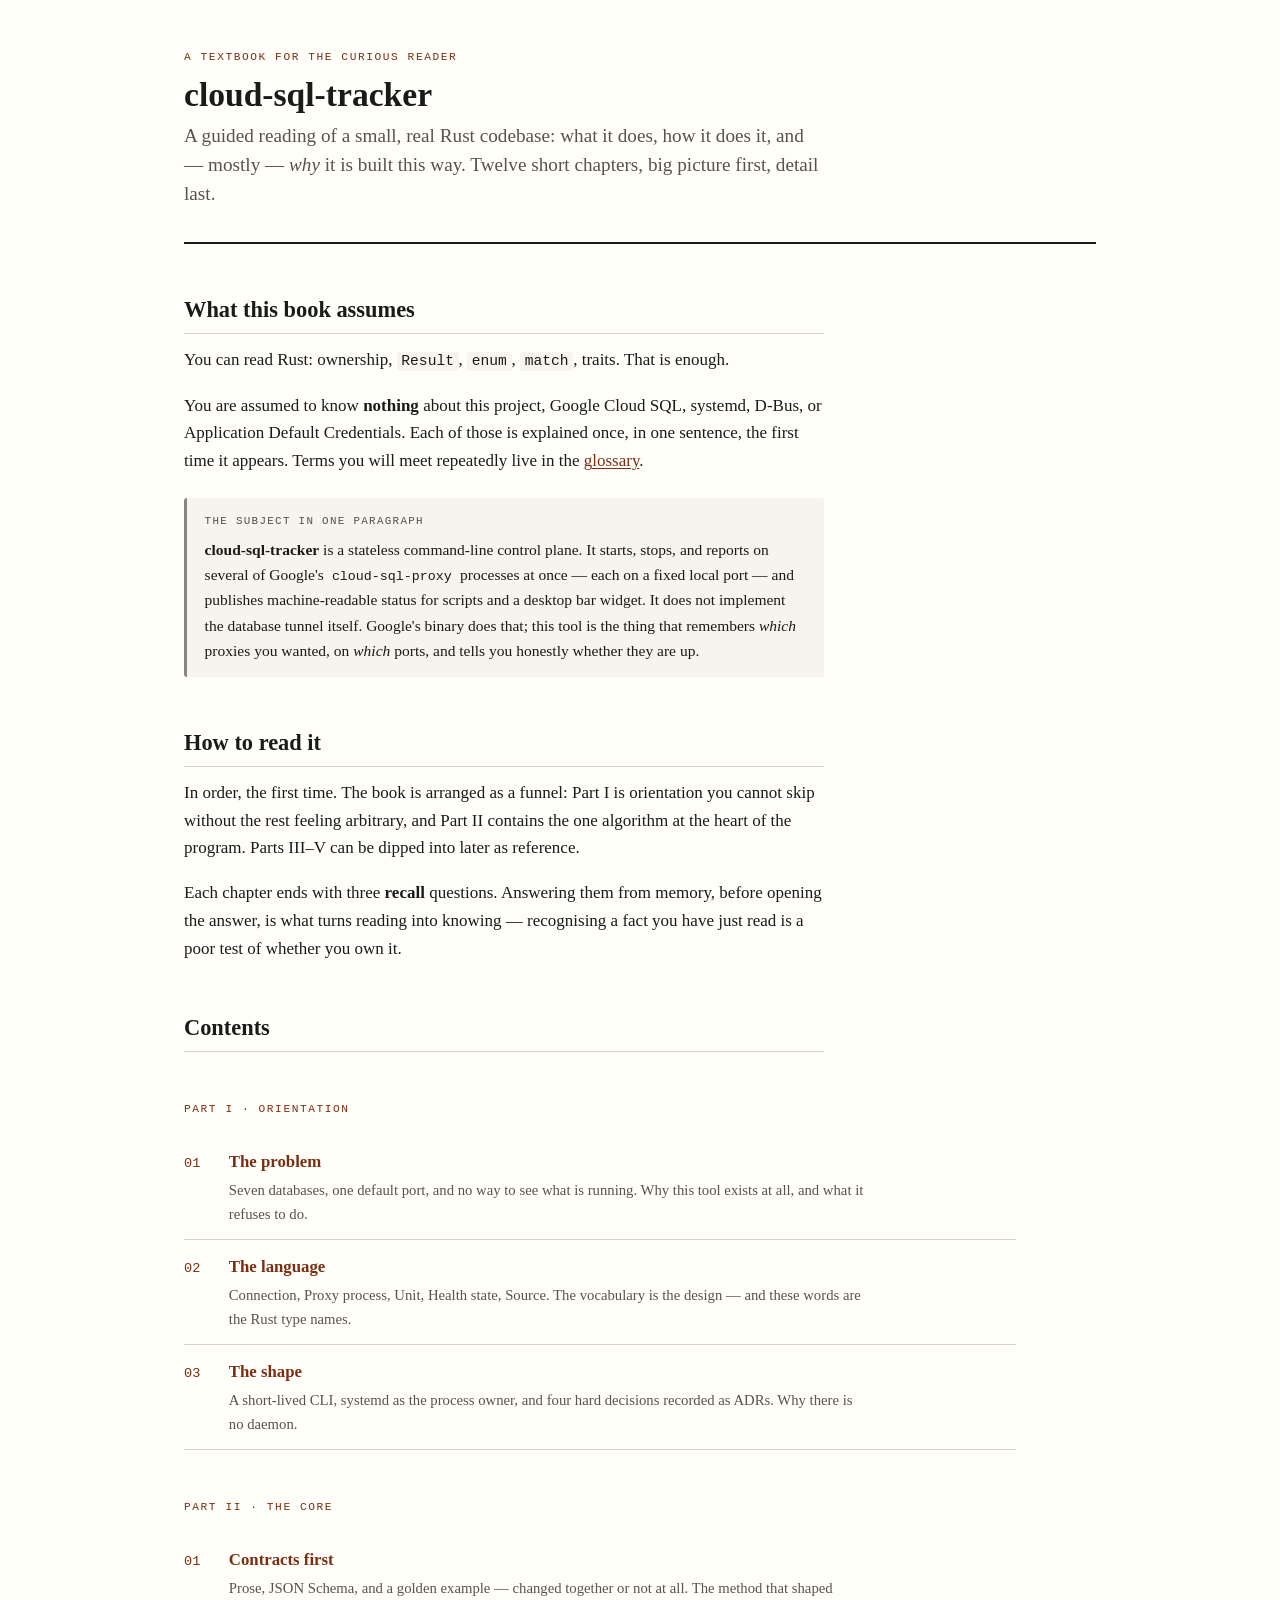
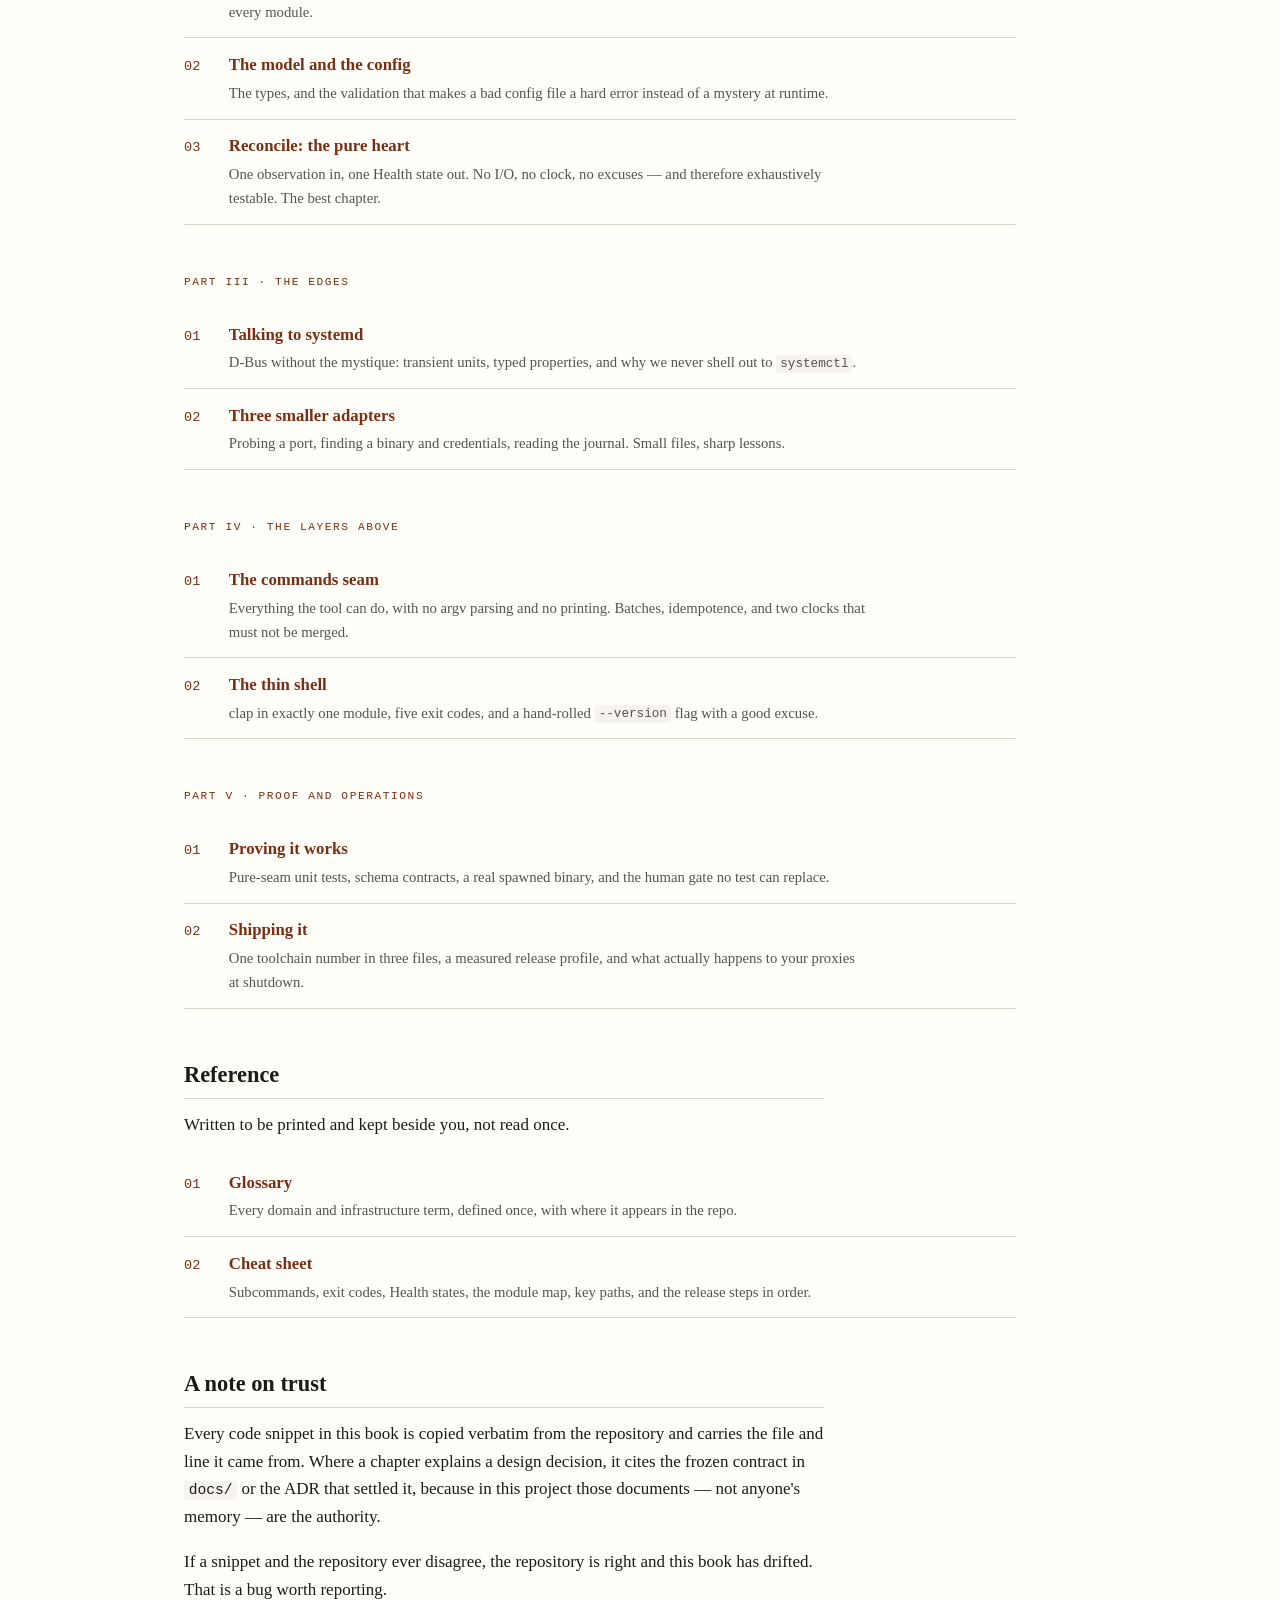
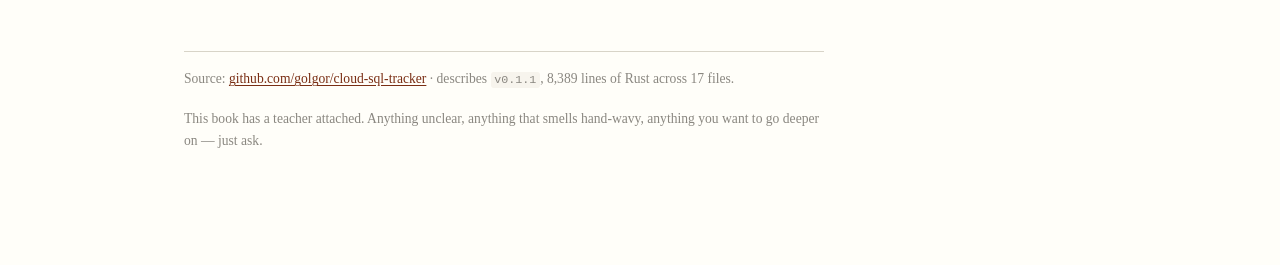
<file: learning/index.html>
<!DOCTYPE html>
<html lang="en">
<head>
<meta charset="utf-8">
<meta name="viewport" content="width=device-width, initial-scale=1">
<title>cloud-sql-tracker — a guided reading of the codebase</title>
<link rel="stylesheet" href="assets/textbook.css">
</head>
<body>

<header class="book-head">
  <p class="kicker">A textbook for the curious reader</p>
  <h1>cloud-sql-tracker</h1>
  <p class="lede">A guided reading of a small, real Rust codebase: what it does,
  how it does it, and — mostly — <em>why</em> it is built this way. Twelve short
  chapters, big picture first, detail last.</p>
</header>

<h2>What this book assumes</h2>

<p>You can read Rust: ownership, <code>Result</code>, <code>enum</code>,
<code>match</code>, traits. That is enough.</p>

<p>You are assumed to know <strong>nothing</strong> about this project, Google
Cloud SQL, systemd, D-Bus, or Application Default Credentials. Each of those is
explained once, in one sentence, the first time it appears. Terms you will meet
repeatedly live in the <a href="reference/glossary.html">glossary</a>.</p>

<div class="note">
  <span class="label">The subject in one paragraph</span>
  <p><strong>cloud-sql-tracker</strong> is a stateless command-line control
  plane. It starts, stops, and reports on several of Google's
  <code>cloud-sql-proxy</code> processes at once — each on a fixed local port —
  and publishes machine-readable status for scripts and a desktop bar widget. It
  does not implement the database tunnel itself. Google's binary does that; this
  tool is the thing that remembers <em>which</em> proxies you wanted, on
  <em>which</em> ports, and tells you honestly whether they are up.</p>
</div>

<h2>How to read it</h2>

<p>In order, the first time. The book is arranged as a funnel: Part I is
orientation you cannot skip without the rest feeling arbitrary, and Part II
contains the one algorithm at the heart of the program. Parts III–V can be
dipped into later as reference.</p>

<p>Each chapter ends with three <strong>recall</strong> questions. Answering
them from memory, before opening the answer, is what turns reading into
knowing — recognising a fact you have just read is a poor test of whether you
own it.</p>

<h2>Contents</h2>

<p class="part">Part I · Orientation</p>
<ol class="toc">
  <li>
    <div>
      <a href="chapters/01-the-problem.html">The problem</a>
      <p class="blurb">Seven databases, one default port, and no way to see what is
    running. Why this tool exists at all, and what it refuses to do.</p>
    </div>
  </li>
  <li>
    <div>
      <a href="chapters/02-the-language.html">The language</a>
      <p class="blurb">Connection, Proxy process, Unit, Health state, Source. The
    vocabulary is the design — and these words are the Rust type names.</p>
    </div>
  </li>
  <li>
    <div>
      <a href="chapters/03-the-shape.html">The shape</a>
      <p class="blurb">A short-lived CLI, systemd as the process owner, and four
    hard decisions recorded as ADRs. Why there is no daemon.</p>
    </div>
  </li>
</ol>

<p class="part">Part II · The core</p>
<ol class="toc" start="4">
  <li>
    <div>
      <a href="chapters/04-contracts-first.html">Contracts first</a>
      <p class="blurb">Prose, JSON Schema, and a golden example — changed together
    or not at all. The method that shaped every module.</p>
    </div>
  </li>
  <li>
    <div>
      <a href="chapters/05-model-and-config.html">The model and the config</a>
      <p class="blurb">The types, and the validation that makes a bad config file a
    hard error instead of a mystery at runtime.</p>
    </div>
  </li>
  <li>
    <div>
      <a href="chapters/06-reconcile.html">Reconcile: the pure heart</a>
      <p class="blurb">One observation in, one Health state out. No I/O, no clock,
    no excuses — and therefore exhaustively testable. The best chapter.</p>
    </div>
  </li>
</ol>

<p class="part">Part III · The edges</p>
<ol class="toc" start="7">
  <li>
    <div>
      <a href="chapters/07-supervisor.html">Talking to systemd</a>
      <p class="blurb">D-Bus without the mystique: transient units, typed
    properties, and why we never shell out to <code>systemctl</code>.</p>
    </div>
  </li>
  <li>
    <div>
      <a href="chapters/08-smaller-adapters.html">Three smaller adapters</a>
      <p class="blurb">Probing a port, finding a binary and credentials, reading
    the journal. Small files, sharp lessons.</p>
    </div>
  </li>
</ol>

<p class="part">Part IV · The layers above</p>
<ol class="toc" start="9">
  <li>
    <div>
      <a href="chapters/09-commands.html">The commands seam</a>
      <p class="blurb">Everything the tool can do, with no argv parsing and no
    printing. Batches, idempotence, and two clocks that must not be merged.</p>
    </div>
  </li>
  <li>
    <div>
      <a href="chapters/10-cli.html">The thin shell</a>
      <p class="blurb">clap in exactly one module, five exit codes, and a
    hand-rolled <code>--version</code> flag with a good excuse.</p>
    </div>
  </li>
</ol>

<p class="part">Part V · Proof and operations</p>
<ol class="toc" start="11">
  <li>
    <div>
      <a href="chapters/11-proving-it-works.html">Proving it works</a>
      <p class="blurb">Pure-seam unit tests, schema contracts, a real spawned
    binary, and the human gate no test can replace.</p>
    </div>
  </li>
  <li>
    <div>
      <a href="chapters/12-shipping-it.html">Shipping it</a>
      <p class="blurb">One toolchain number in three files, a measured release
    profile, and what actually happens to your proxies at shutdown.</p>
    </div>
  </li>
</ol>

<h2>Reference</h2>

<p>Written to be printed and kept beside you, not read once.</p>

<ol class="toc">
  <li>
    <div>
      <a href="reference/glossary.html">Glossary</a>
      <p class="blurb">Every domain and infrastructure term, defined once, with
    where it appears in the repo.</p>
    </div>
  </li>
  <li>
    <div>
      <a href="reference/cheatsheet.html">Cheat sheet</a>
      <p class="blurb">Subcommands, exit codes, Health states, the module map, key
    paths, and the release steps in order.</p>
    </div>
  </li>
</ol>

<h2>A note on trust</h2>

<p>Every code snippet in this book is copied verbatim from the repository and
carries the file and line it came from. Where a chapter explains a design
decision, it cites the frozen contract in <code>docs/</code> or the ADR that
settled it, because in this project those documents — not anyone's memory — are
the authority.</p>

<p>If a snippet and the repository ever disagree, the repository is right and
this book has drifted. That is a bug worth reporting.</p>

<footer class="book-foot">
  <p>Source: <a href="https://github.com/golgor/cloud-sql-tracker">github.com/golgor/cloud-sql-tracker</a>
  &middot; describes <code>v0.1.1</code>, 8,389 lines of Rust across 17 files.</p>
  <p>This book has a teacher attached. Anything unclear, anything that smells
  hand-wavy, anything you want to go deeper on — just ask.</p>
</footer>

</body>
</html>
</file>
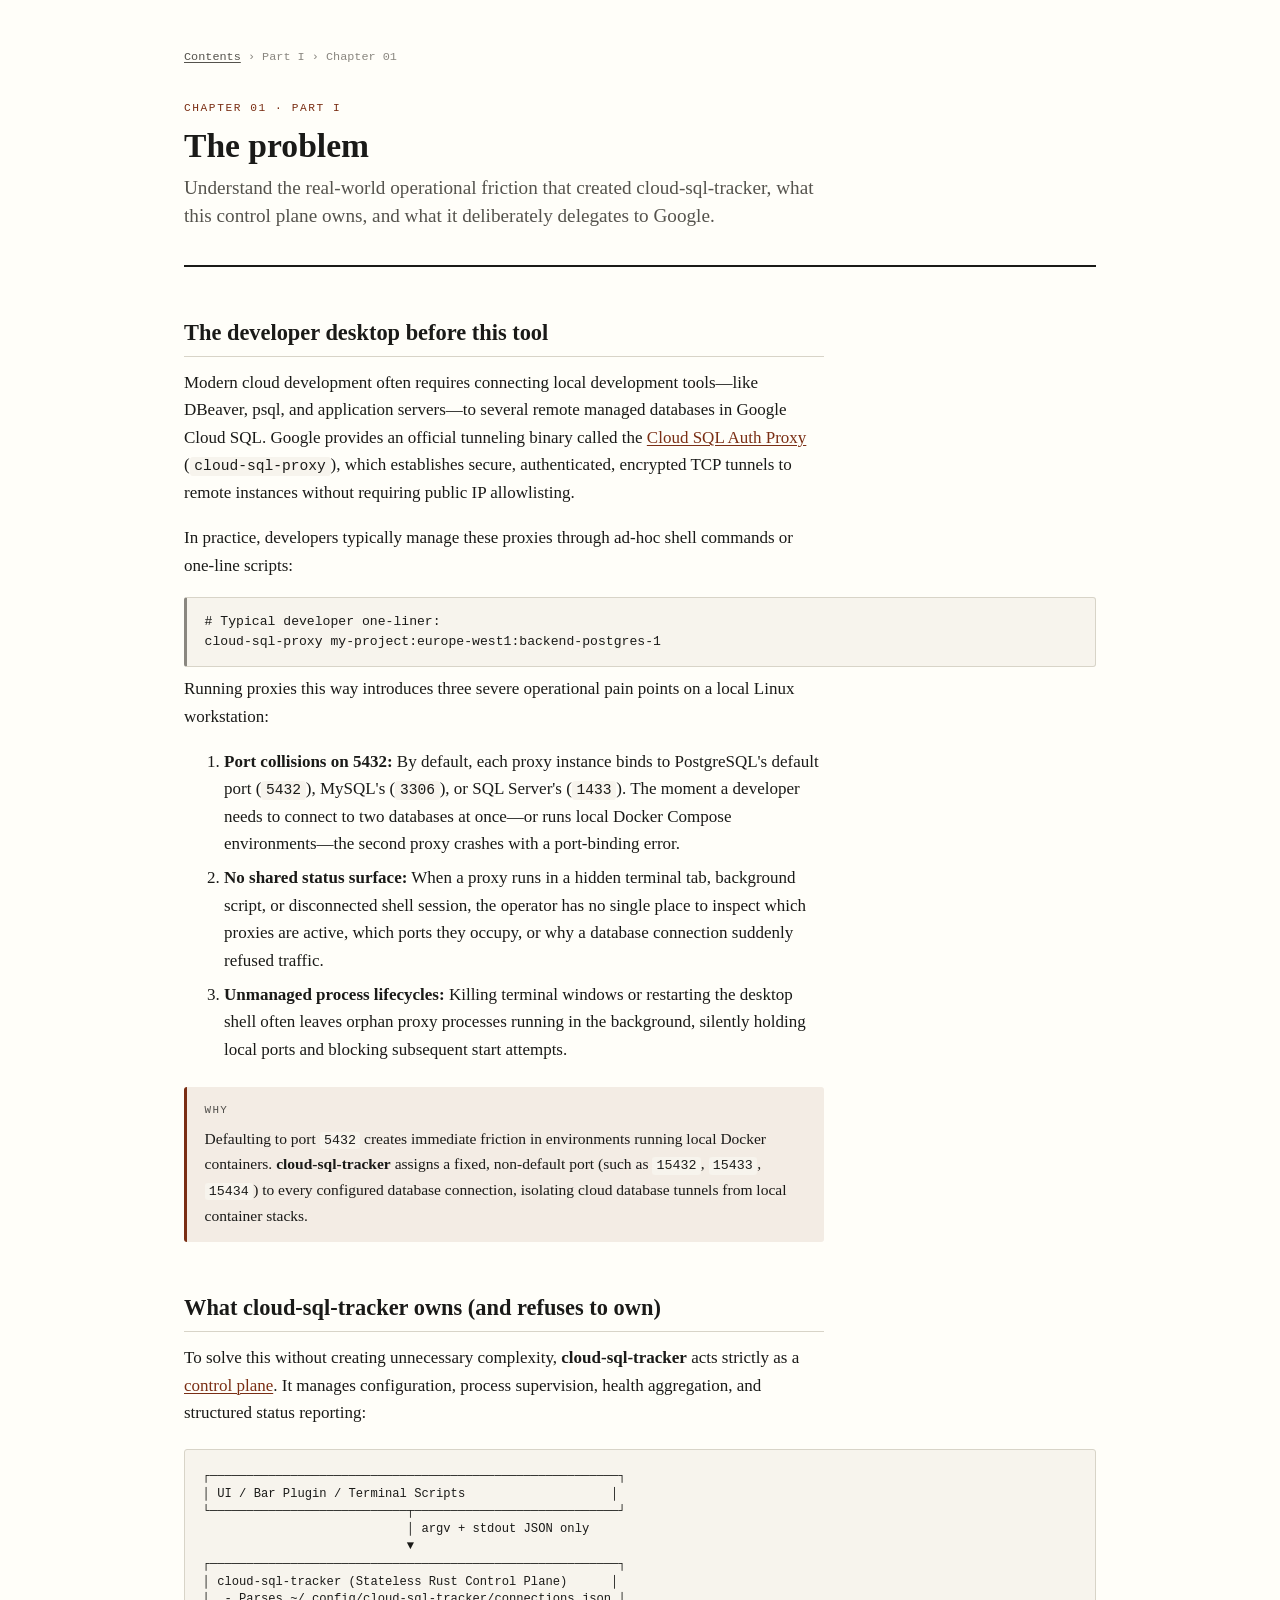
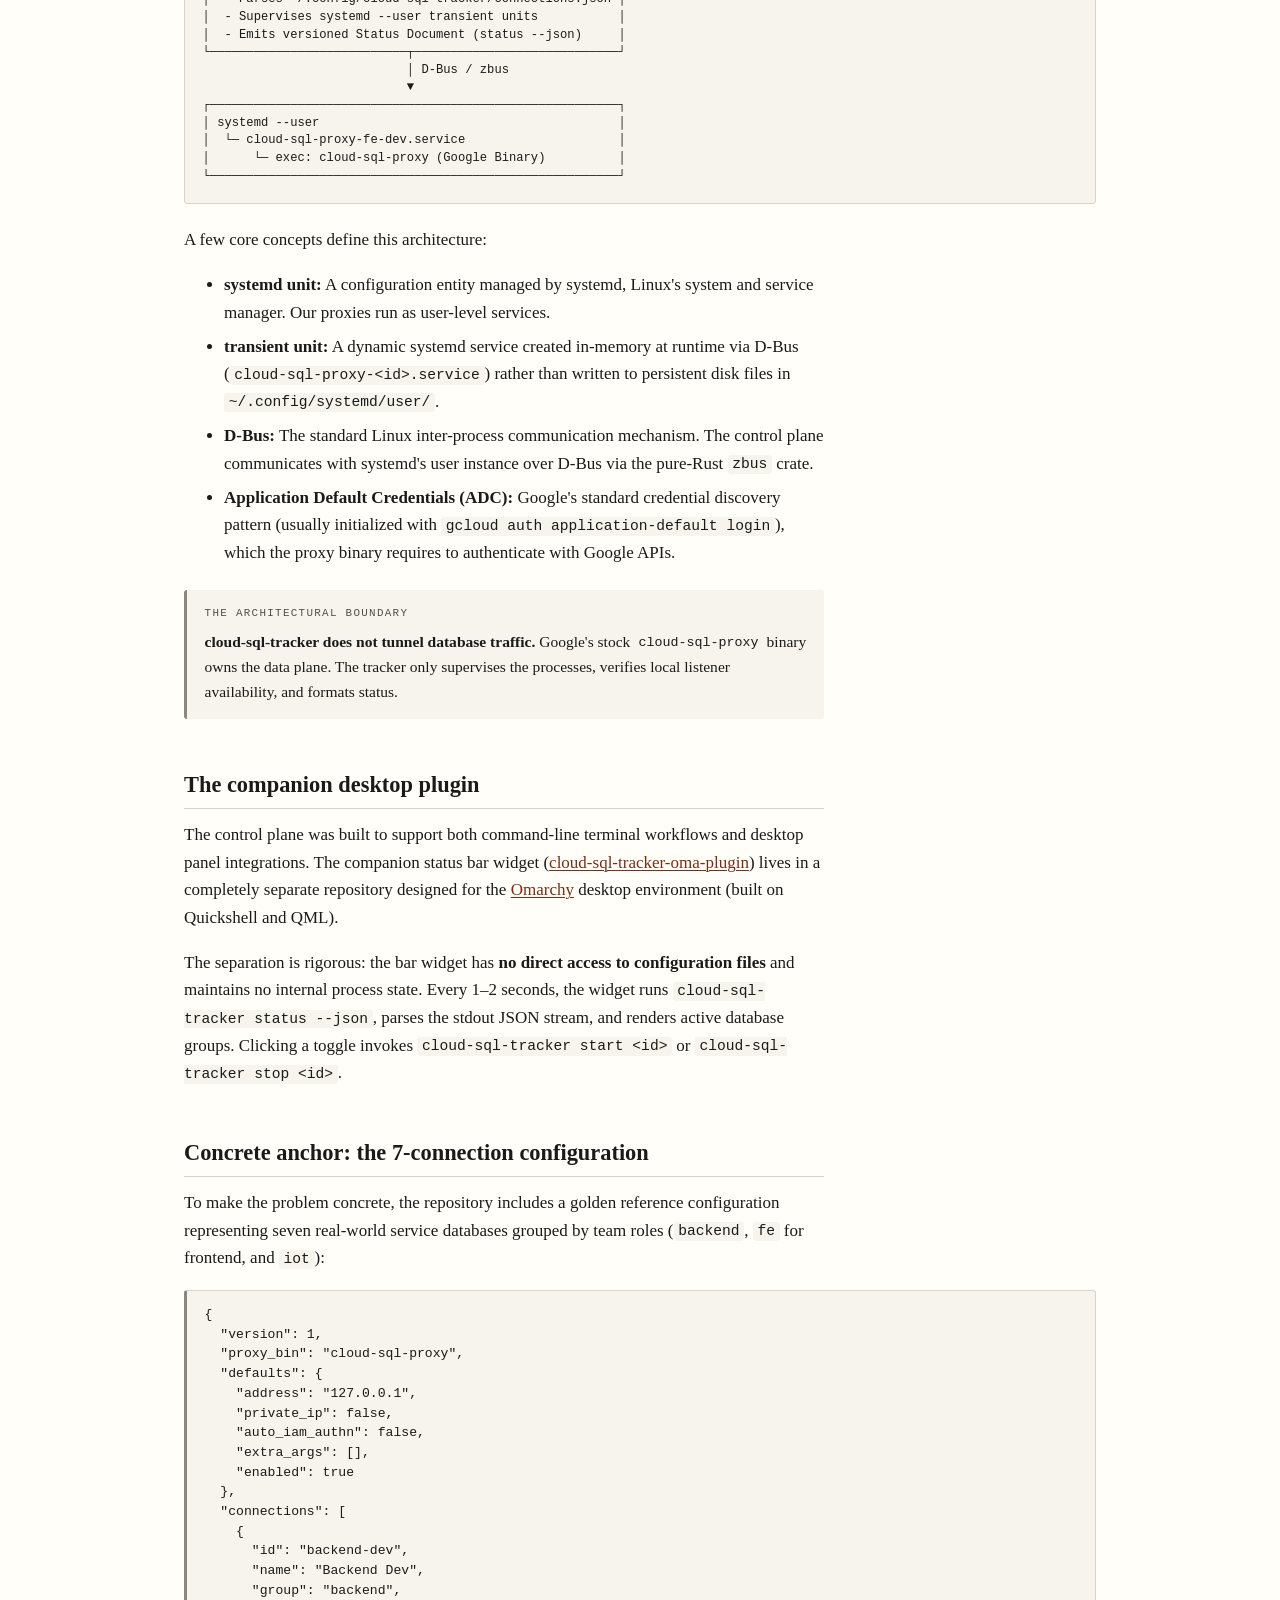
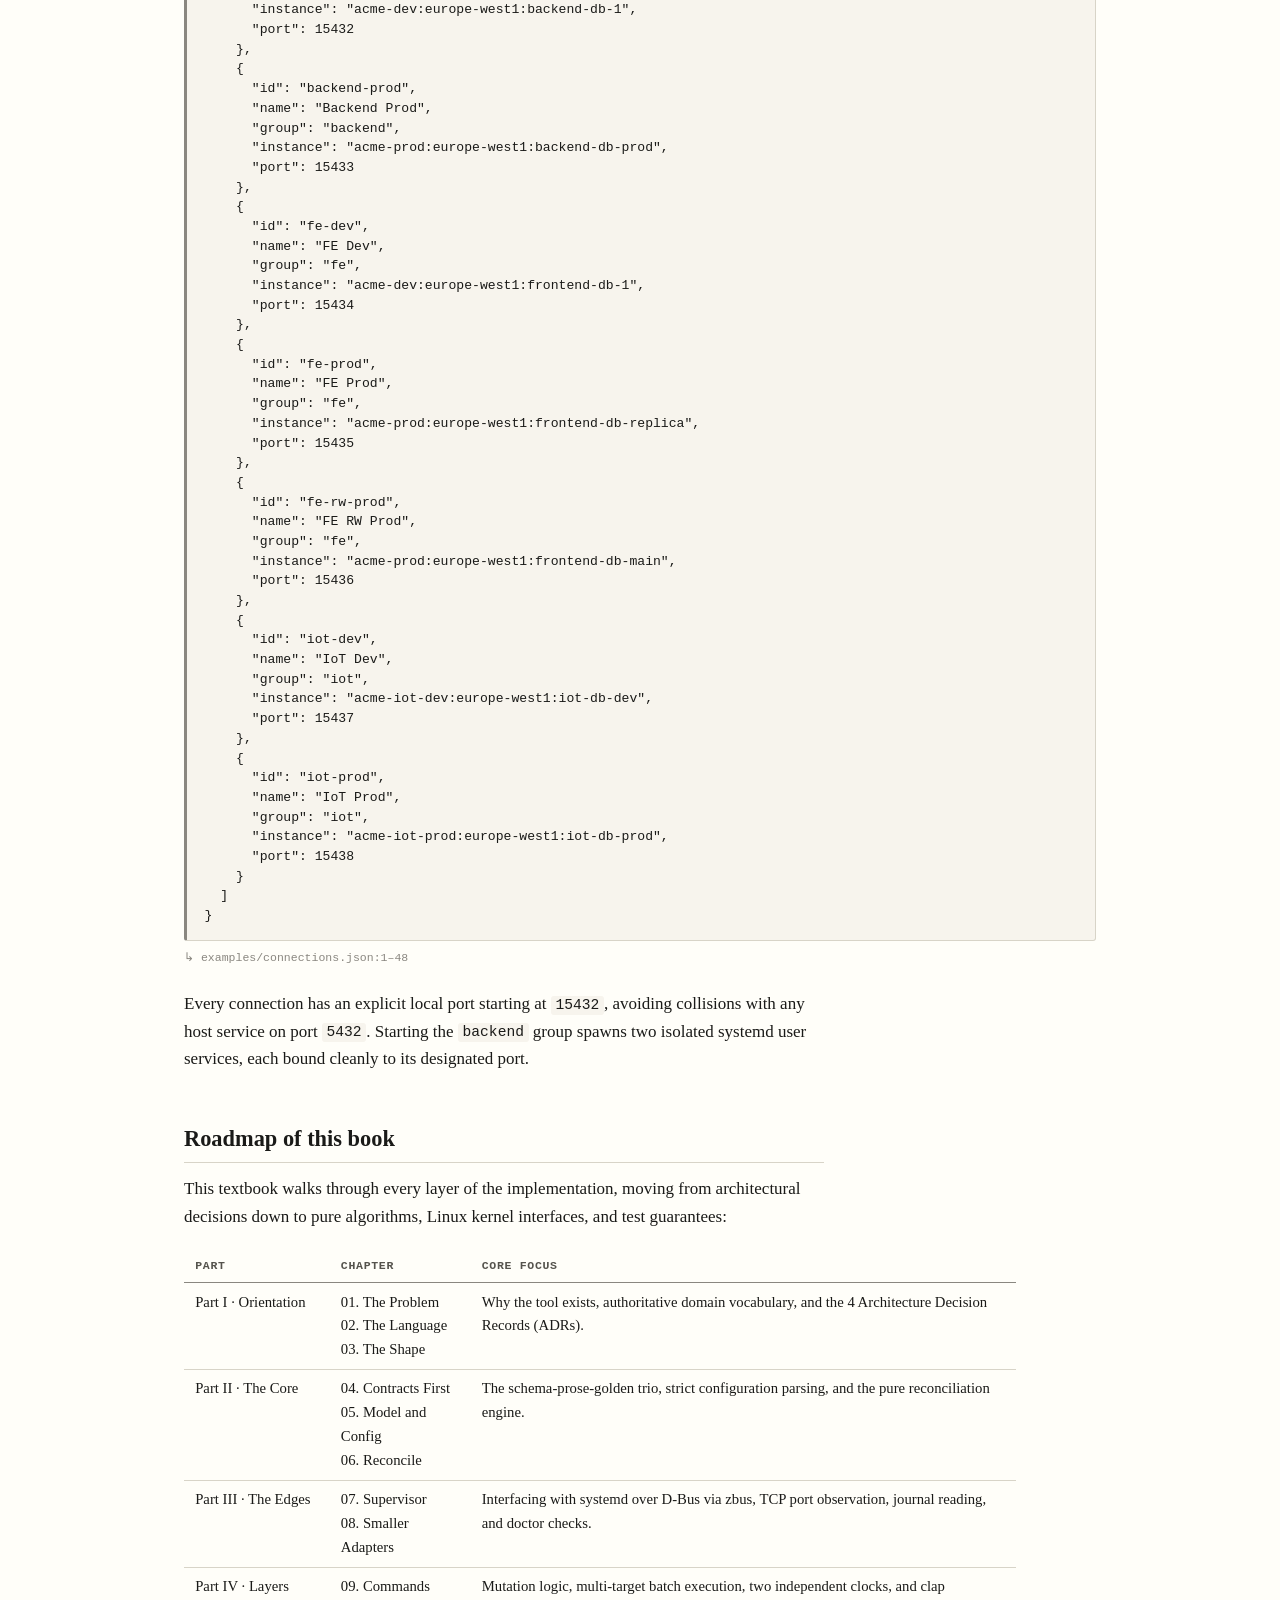
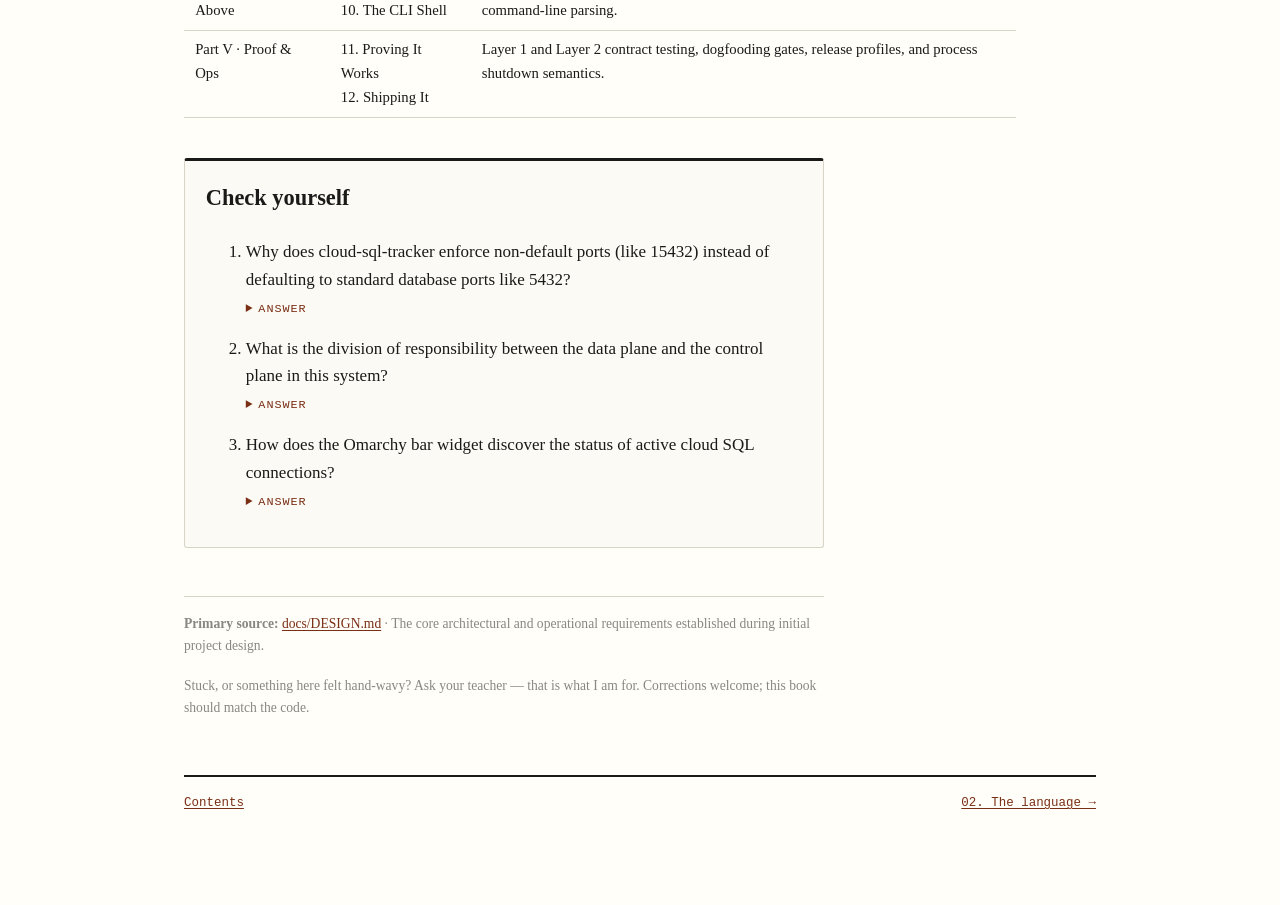
<file: learning/chapters/01-the-problem.html>
<!DOCTYPE html>
<html lang="en">
<head>
<meta charset="utf-8">
<meta name="viewport" content="width=device-width, initial-scale=1">
<title>01. The problem — cloud-sql-tracker</title>
<link rel="stylesheet" href="../assets/textbook.css">
</head>
<body>

<p class="crumb"><a href="../index.html">Contents</a> &rsaquo; Part I &rsaquo; Chapter 01</p>

<header class="book-head">
  <p class="kicker">Chapter 01 &middot; Part I</p>
  <h1>The problem</h1>
  <p class="lede">Understand the real-world operational friction that created cloud-sql-tracker, what this control plane owns, and what it deliberately delegates to Google.</p>
</header>

<h2>The developer desktop before this tool</h2>

<p>Modern cloud development often requires connecting local development tools—like DBeaver, psql, and application servers—to several remote managed databases in Google Cloud SQL. Google provides an official tunneling binary called the <a href="../reference/glossary.html#proxy-process">Cloud SQL Auth Proxy</a> (<code>cloud-sql-proxy</code>), which establishes secure, authenticated, encrypted TCP tunnels to remote instances without requiring public IP allowlisting.</p>

<p>In practice, developers typically manage these proxies through ad-hoc shell commands or one-line scripts:</p>

<pre><code># Typical developer one-liner:
cloud-sql-proxy my-project:europe-west1:backend-postgres-1</code></pre>

<p>Running proxies this way introduces three severe operational pain points on a local Linux workstation:</p>

<ol>
  <li><strong>Port collisions on 5432:</strong> By default, each proxy instance binds to PostgreSQL's default port (<code>5432</code>), MySQL's (<code>3306</code>), or SQL Server's (<code>1433</code>). The moment a developer needs to connect to two databases at once—or runs local Docker Compose environments—the second proxy crashes with a port-binding error.</li>
  <li><strong>No shared status surface:</strong> When a proxy runs in a hidden terminal tab, background script, or disconnected shell session, the operator has no single place to inspect which proxies are active, which ports they occupy, or why a database connection suddenly refused traffic.</li>
  <li><strong>Unmanaged process lifecycles:</strong> Killing terminal windows or restarting the desktop shell often leaves orphan proxy processes running in the background, silently holding local ports and blocking subsequent start attempts.</li>
</ol>

<div class="why">
  <span class="label">Why</span>
  <p>Defaulting to port <code>5432</code> creates immediate friction in environments running local Docker containers. <strong>cloud-sql-tracker</strong> assigns a fixed, non-default port (such as <code>15432</code>, <code>15433</code>, <code>15434</code>) to every configured database connection, isolating cloud database tunnels from local container stacks.</p>
</div>

<h2>What cloud-sql-tracker owns (and refuses to own)</h2>

<p>To solve this without creating unnecessary complexity, <strong>cloud-sql-tracker</strong> acts strictly as a <a href="../reference/glossary.html#control-plane">control plane</a>. It manages configuration, process supervision, health aggregation, and structured status reporting:</p>

<div class="diagram">┌────────────────────────────────────────────────────────┐
│ UI / Bar Plugin / Terminal Scripts                    │
└───────────────────────────┬────────────────────────────┘
                            │ argv + stdout JSON only
                            ▼
┌────────────────────────────────────────────────────────┐
│ cloud-sql-tracker (Stateless Rust Control Plane)      │
│  - Parses ~/.config/cloud-sql-tracker/connections.json │
│  - Supervises systemd --user transient units           │
│  - Emits versioned Status Document (status --json)     │
└───────────────────────────┬────────────────────────────┘
                            │ D-Bus / zbus
                            ▼
┌────────────────────────────────────────────────────────┐
│ systemd --user                                         │
│  └─ cloud-sql-proxy-fe-dev.service                     │
│      └─ exec: cloud-sql-proxy (Google Binary)          │
└────────────────────────────────────────────────────────┘</div>

<p>A few core concepts define this architecture:</p>

<ul>
  <li><strong>systemd unit:</strong> A configuration entity managed by systemd, Linux's system and service manager. Our proxies run as user-level services.</li>
  <li><strong>transient unit:</strong> A dynamic systemd service created in-memory at runtime via D-Bus (<code>cloud-sql-proxy-&lt;id&gt;.service</code>) rather than written to persistent disk files in <code>~/.config/systemd/user/</code>.</li>
  <li><strong>D-Bus:</strong> The standard Linux inter-process communication mechanism. The control plane communicates with systemd's user instance over D-Bus via the pure-Rust <code>zbus</code> crate.</li>
  <li><strong>Application Default Credentials (ADC):</strong> Google's standard credential discovery pattern (usually initialized with <code>gcloud auth application-default login</code>), which the proxy binary requires to authenticate with Google APIs.</li>
</ul>

<div class="note">
  <span class="label">The architectural boundary</span>
  <p><strong>cloud-sql-tracker does not tunnel database traffic.</strong> Google's stock <code>cloud-sql-proxy</code> binary owns the data plane. The tracker only supervises the processes, verifies local listener availability, and formats status.</p>
</div>

<h2>The companion desktop plugin</h2>

<p>The control plane was built to support both command-line terminal workflows and desktop panel integrations. The companion status bar widget (<a href="https://github.com/golgor/cloud-sql-tracker-oma-plugin">cloud-sql-tracker-oma-plugin</a>) lives in a completely separate repository designed for the <a href="https://omarchy.org/">Omarchy</a> desktop environment (built on Quickshell and QML).</p>

<p>The separation is rigorous: the bar widget has <strong>no direct access to configuration files</strong> and maintains no internal process state. Every 1–2 seconds, the widget runs <code>cloud-sql-tracker status --json</code>, parses the stdout JSON stream, and renders active database groups. Clicking a toggle invokes <code>cloud-sql-tracker start &lt;id&gt;</code> or <code>cloud-sql-tracker stop &lt;id&gt;</code>.</p>

<h2>Concrete anchor: the 7-connection configuration</h2>

<p>To make the problem concrete, the repository includes a golden reference configuration representing seven real-world service databases grouped by team roles (<code>backend</code>, <code>fe</code> for frontend, and <code>iot</code>):</p>

<pre><code>{
  "version": 1,
  "proxy_bin": "cloud-sql-proxy",
  "defaults": {
    "address": "127.0.0.1",
    "private_ip": false,
    "auto_iam_authn": false,
    "extra_args": [],
    "enabled": true
  },
  "connections": [
    {
      "id": "backend-dev",
      "name": "Backend Dev",
      "group": "backend",
      "instance": "acme-dev:europe-west1:backend-db-1",
      "port": 15432
    },
    {
      "id": "backend-prod",
      "name": "Backend Prod",
      "group": "backend",
      "instance": "acme-prod:europe-west1:backend-db-prod",
      "port": 15433
    },
    {
      "id": "fe-dev",
      "name": "FE Dev",
      "group": "fe",
      "instance": "acme-dev:europe-west1:frontend-db-1",
      "port": 15434
    },
    {
      "id": "fe-prod",
      "name": "FE Prod",
      "group": "fe",
      "instance": "acme-prod:europe-west1:frontend-db-replica",
      "port": 15435
    },
    {
      "id": "fe-rw-prod",
      "name": "FE RW Prod",
      "group": "fe",
      "instance": "acme-prod:europe-west1:frontend-db-main",
      "port": 15436
    },
    {
      "id": "iot-dev",
      "name": "IoT Dev",
      "group": "iot",
      "instance": "acme-iot-dev:europe-west1:iot-db-dev",
      "port": 15437
    },
    {
      "id": "iot-prod",
      "name": "IoT Prod",
      "group": "iot",
      "instance": "acme-iot-prod:europe-west1:iot-db-prod",
      "port": 15438
    }
  ]
}</code></pre>
<p class="src">examples/connections.json:1–48</p>

<p>Every connection has an explicit local port starting at <code>15432</code>, avoiding collisions with any host service on port <code>5432</code>. Starting the <code>backend</code> group spawns two isolated systemd user services, each bound cleanly to its designated port.</p>

<h2>Roadmap of this book</h2>

<p>This textbook walks through every layer of the implementation, moving from architectural decisions down to pure algorithms, Linux kernel interfaces, and test guarantees:</p>

<table>
  <thead>
    <tr>
      <th>Part</th>
      <th>Chapter</th>
      <th>Core Focus</th>
    </tr>
  </thead>
  <tbody>
    <tr>
      <td>Part I &middot; Orientation</td>
      <td>01. The Problem<br>02. The Language<br>03. The Shape</td>
      <td>Why the tool exists, authoritative domain vocabulary, and the 4 Architecture Decision Records (ADRs).</td>
    </tr>
    <tr>
      <td>Part II &middot; The Core</td>
      <td>04. Contracts First<br>05. Model and Config<br>06. Reconcile</td>
      <td>The schema-prose-golden trio, strict configuration parsing, and the pure reconciliation engine.</td>
    </tr>
    <tr>
      <td>Part III &middot; The Edges</td>
      <td>07. Supervisor<br>08. Smaller Adapters</td>
      <td>Interfacing with systemd over D-Bus via zbus, TCP port observation, journal reading, and doctor checks.</td>
    </tr>
    <tr>
      <td>Part IV &middot; Layers Above</td>
      <td>09. Commands<br>10. The CLI Shell</td>
      <td>Mutation logic, multi-target batch execution, two independent clocks, and clap command-line parsing.</td>
    </tr>
    <tr>
      <td>Part V &middot; Proof &amp; Ops</td>
      <td>11. Proving It Works<br>12. Shipping It</td>
      <td>Layer 1 and Layer 2 contract testing, dogfooding gates, release profiles, and process shutdown semantics.</td>
    </tr>
  </tbody>
</table>

<section class="check">
  <h2>Check yourself</h2>
  <ol>
    <li>Why does cloud-sql-tracker enforce non-default ports (like 15432) instead of defaulting to standard database ports like 5432?
      <details><summary>Answer</summary><p>Default database ports like 5432 collide with local database instances or Docker Compose containers, and prevent running multiple cloud proxy instances simultaneously on one machine.</p></details>
    </li>
    <li>What is the division of responsibility between the data plane and the control plane in this system?
      <details><summary>Answer</summary><p>The data plane is Google's official proxy binary which handles encrypted database tunneling, while the control plane is this CLI which supervises processes, checks ports, and aggregates status.</p></details>
    </li>
    <li>How does the Omarchy bar widget discover the status of active cloud SQL connections?
      <details><summary>Answer</summary><p>The desktop widget periodically executes the CLI with the <code>status --json</code> flag and parses stdout JSON, without accessing configuration files or managing process lifecycles directly.</p></details>
    </li>
  </ol>
</section>

<footer class="book-foot">
  <p><strong>Primary source:</strong> <a href="https://github.com/golgor/cloud-sql-tracker/blob/main/docs/DESIGN.md">docs/DESIGN.md</a> &middot; The core architectural and operational requirements established during initial project design.</p>
  <p>Stuck, or something here felt hand-wavy? Ask your teacher — that is what I am for. Corrections welcome; this book should match the code.</p>
</footer>

<nav class="chapter-nav">
  <a href="../index.html">Contents</a>
  <a href="02-the-language.html">02. The language &rarr;</a>
</nav>

</body>
</html>
</file>
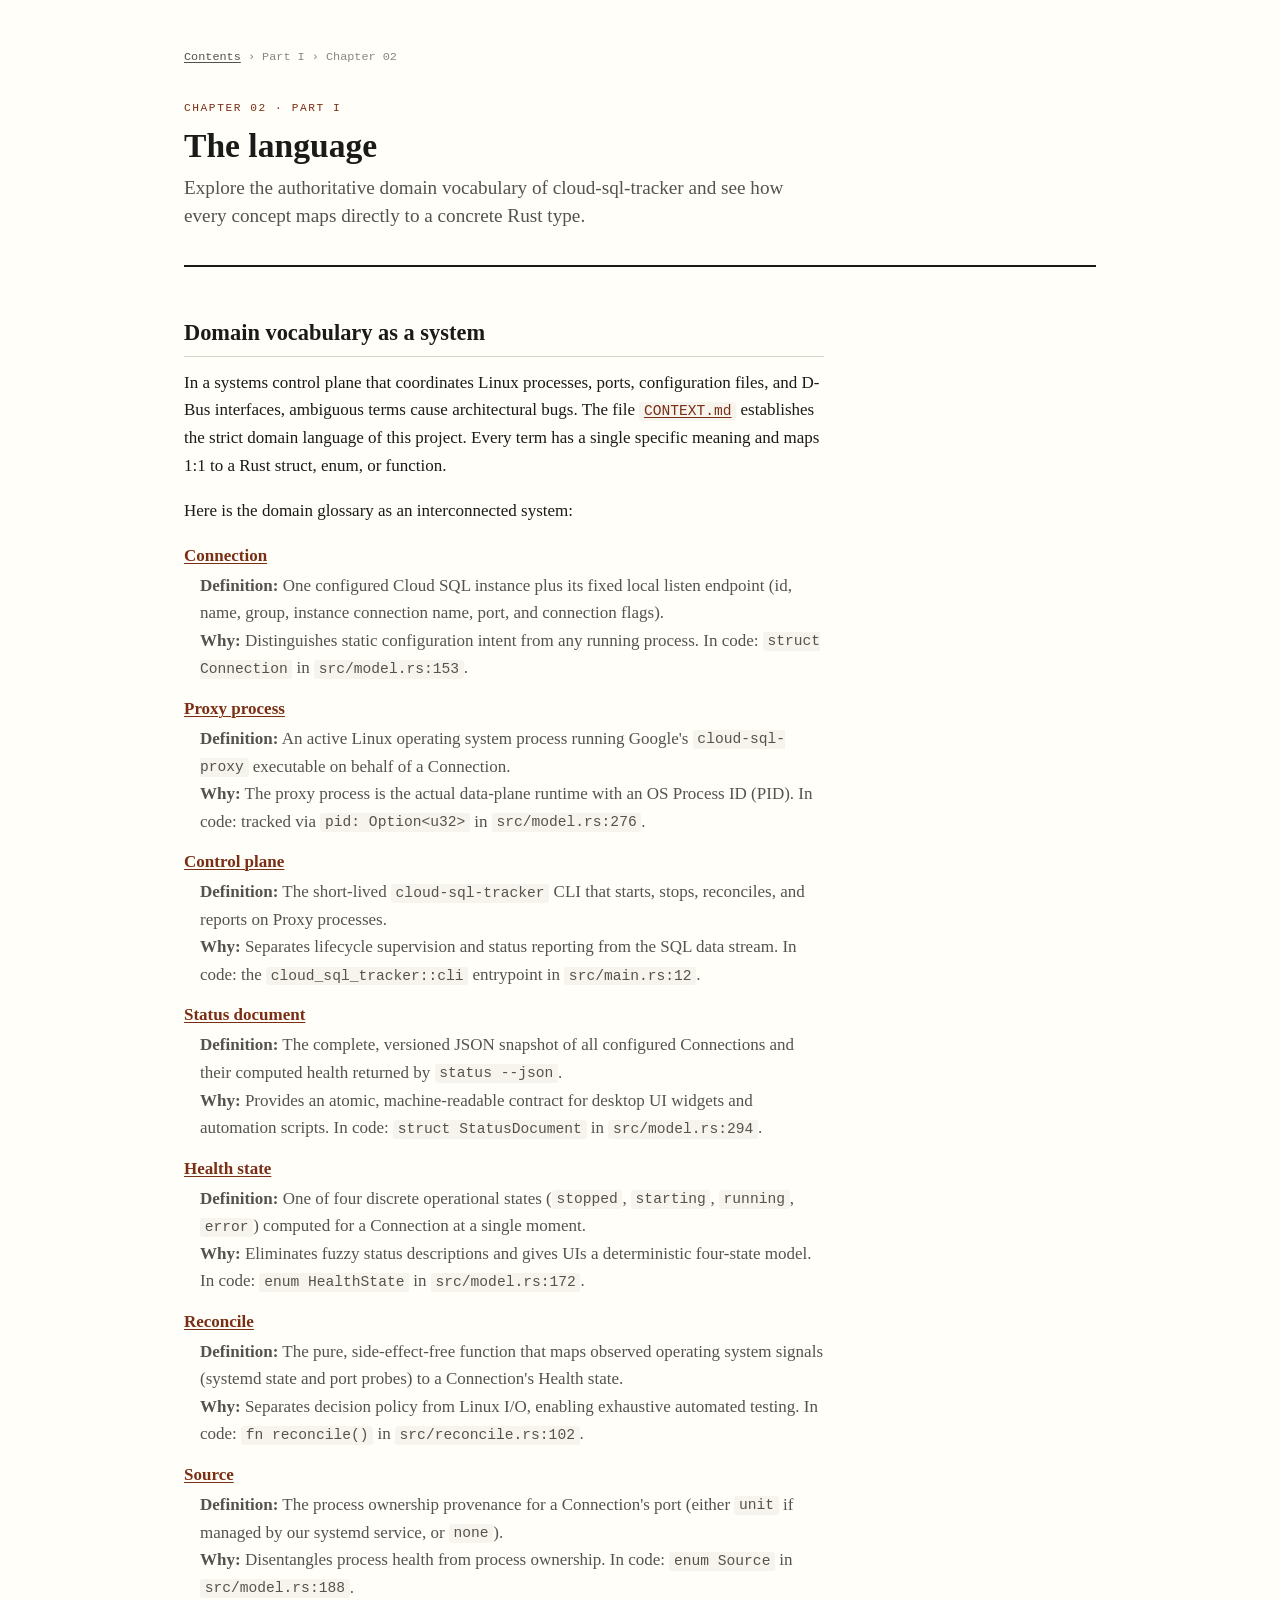
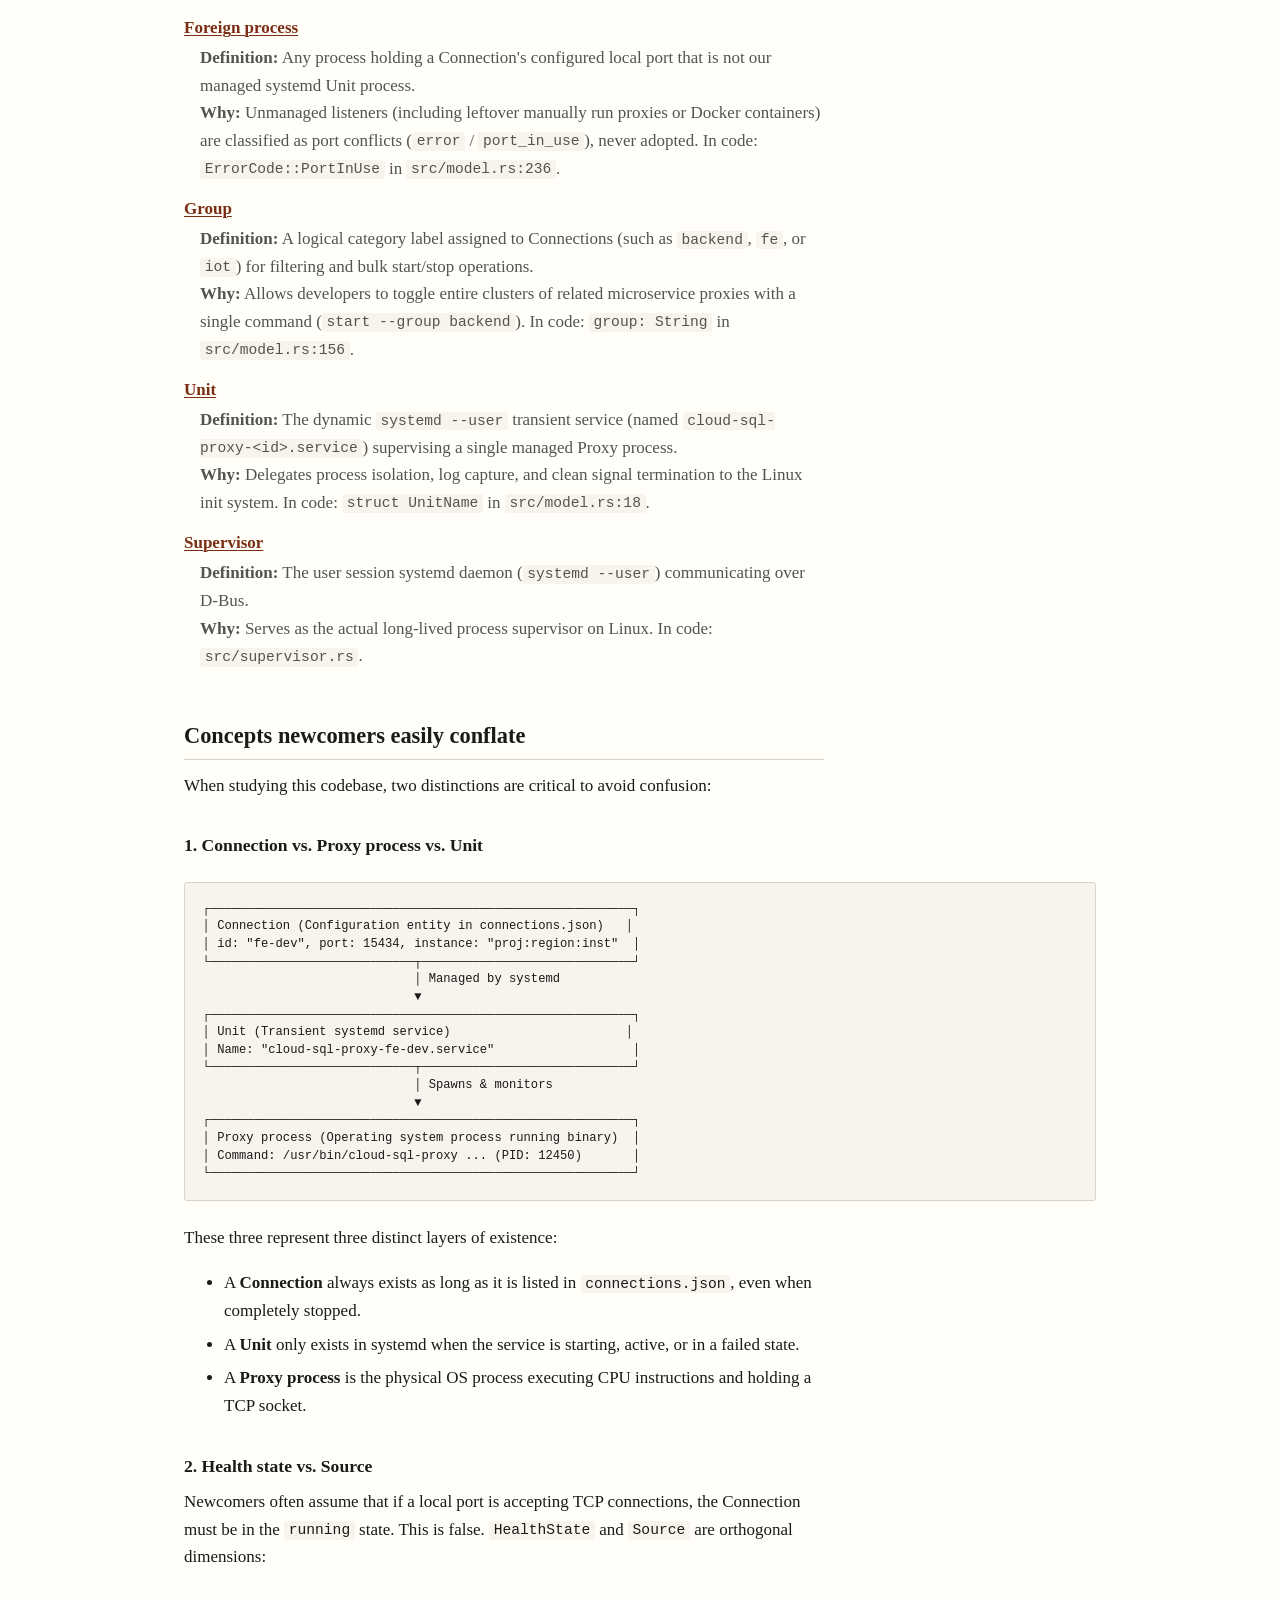
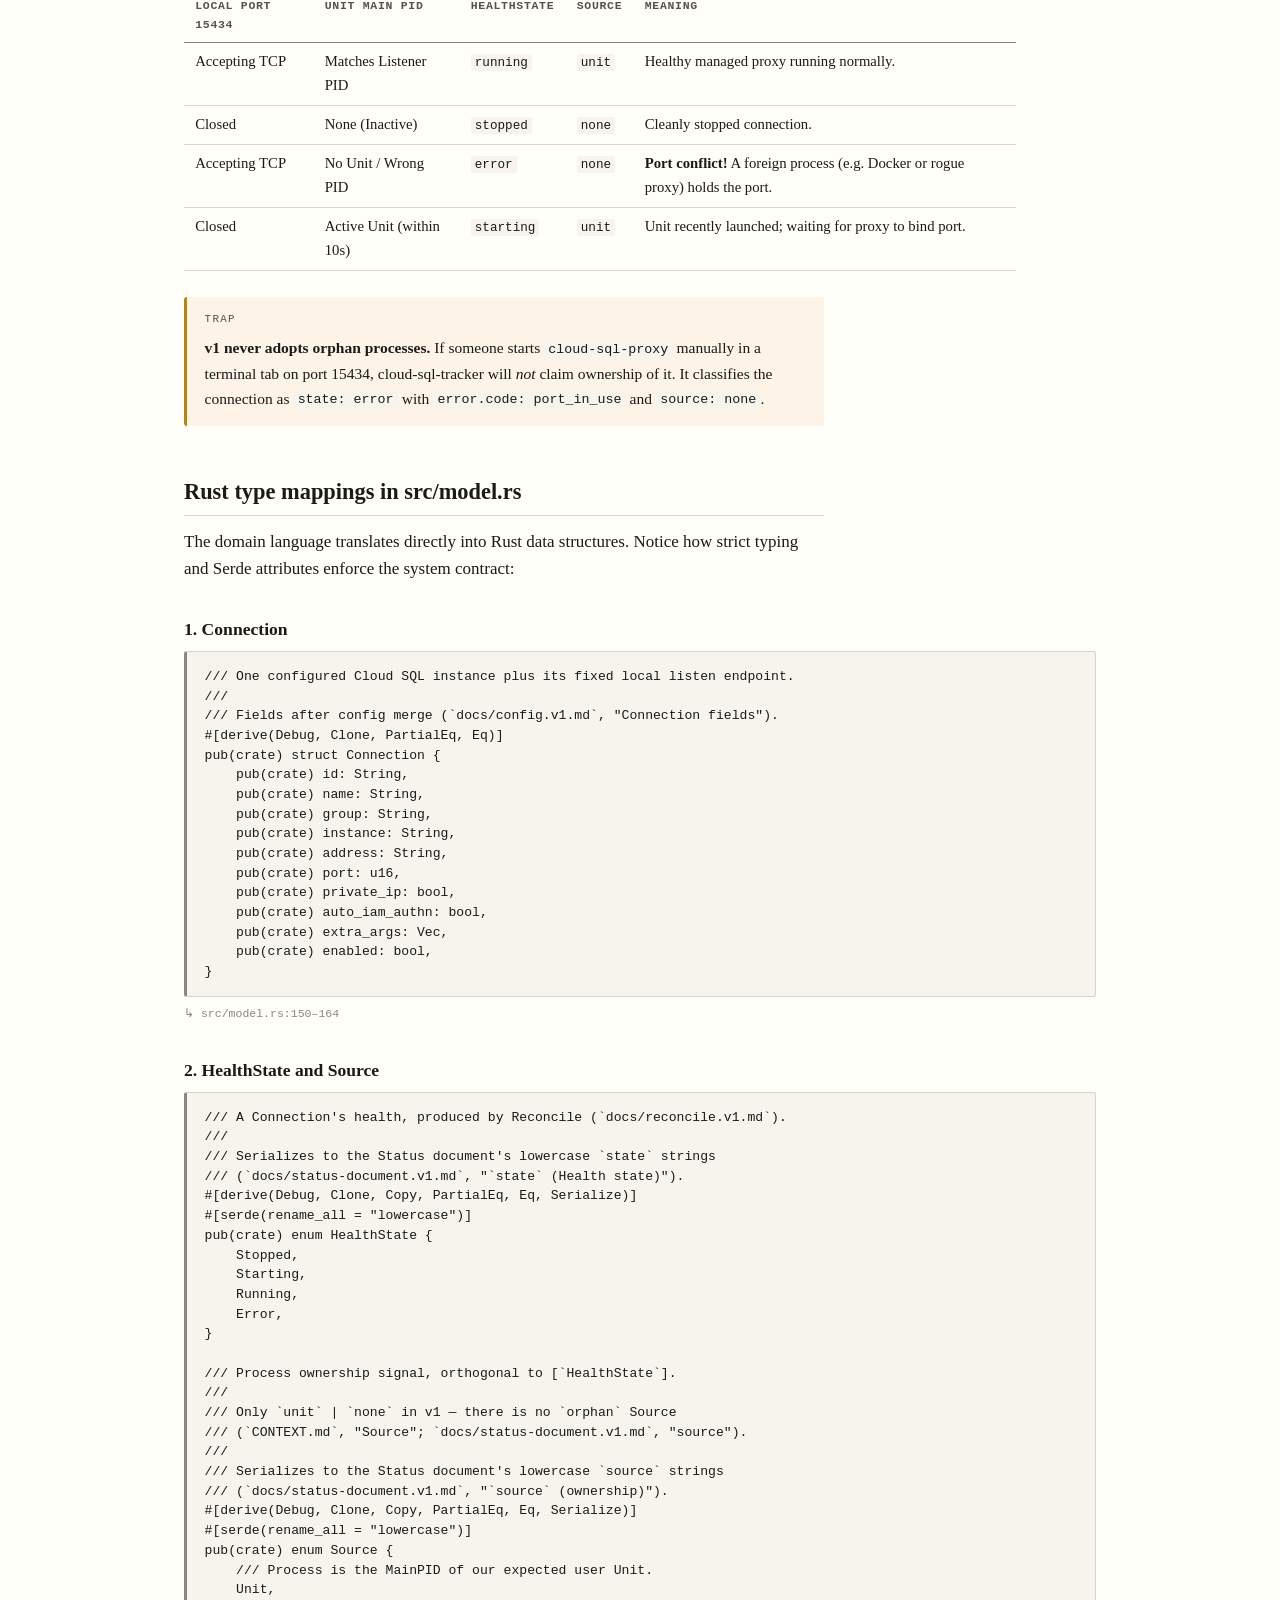
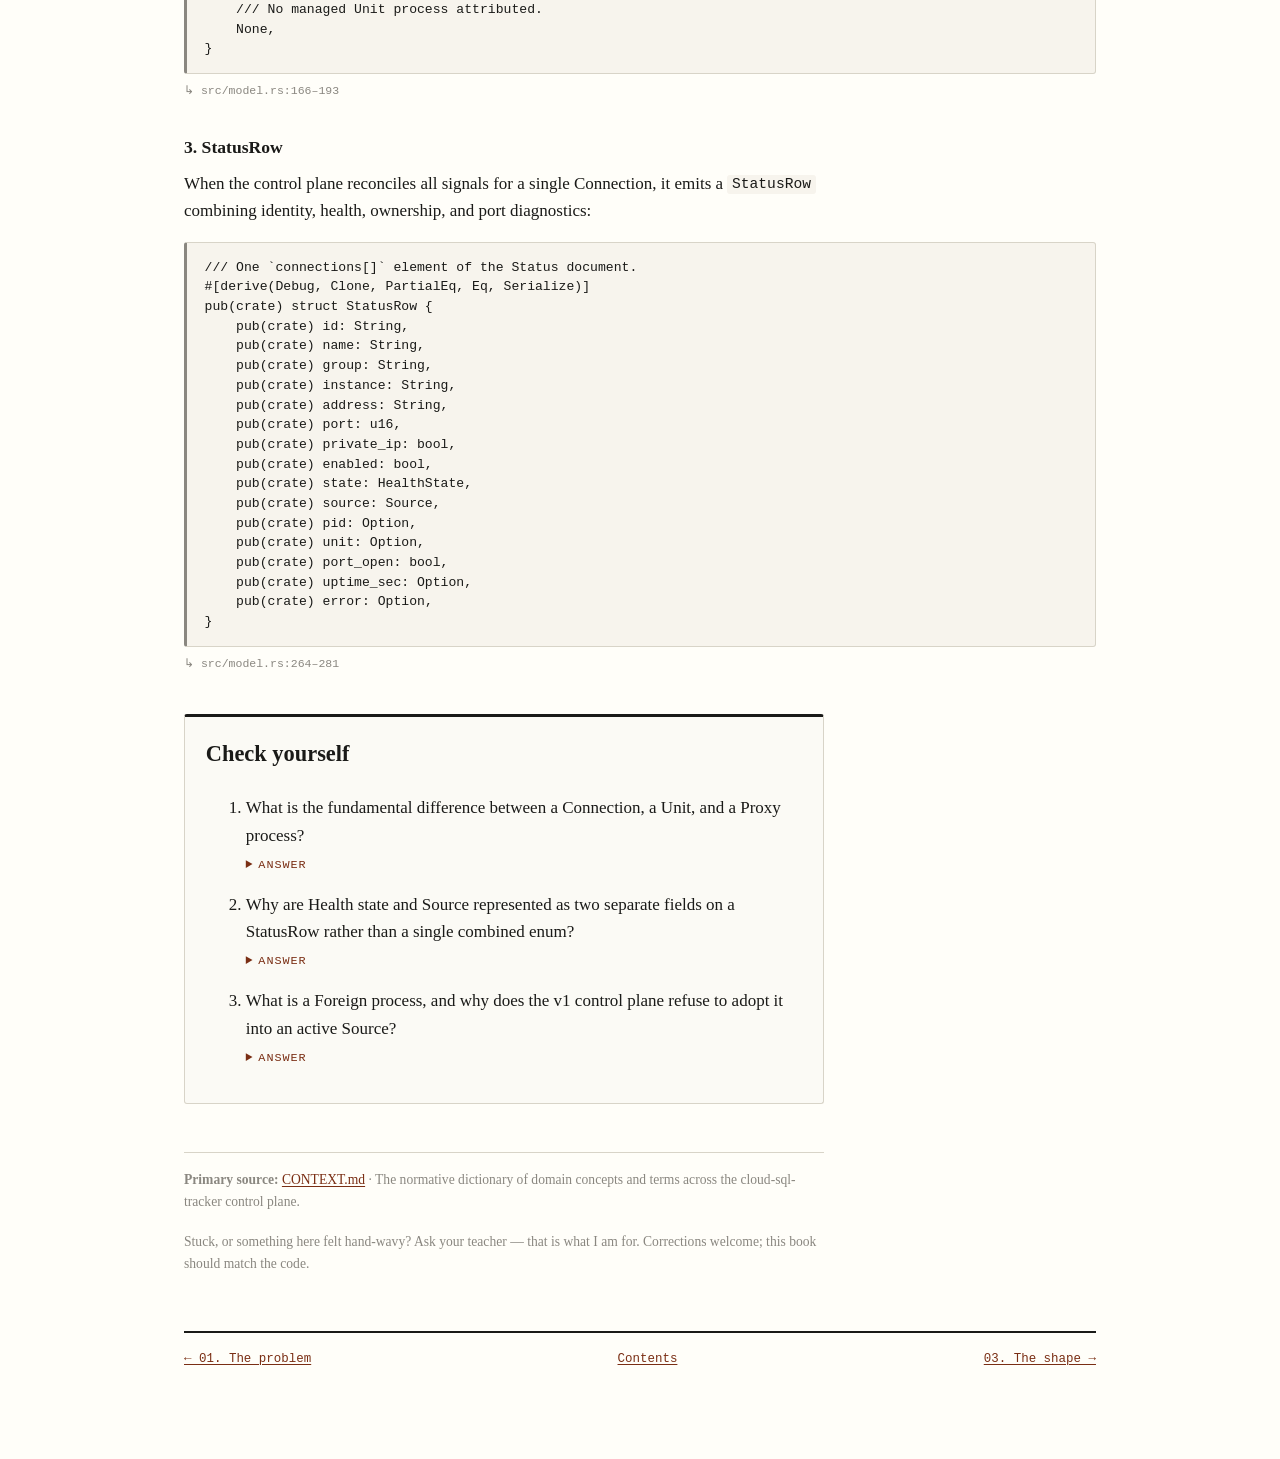
<file: learning/chapters/02-the-language.html>
<!DOCTYPE html>
<html lang="en">
<head>
<meta charset="utf-8">
<meta name="viewport" content="width=device-width, initial-scale=1">
<title>02. The language — cloud-sql-tracker</title>
<link rel="stylesheet" href="../assets/textbook.css">
</head>
<body>

<p class="crumb"><a href="../index.html">Contents</a> &rsaquo; Part I &rsaquo; Chapter 02</p>

<header class="book-head">
  <p class="kicker">Chapter 02 &middot; Part I</p>
  <h1>The language</h1>
  <p class="lede">Explore the authoritative domain vocabulary of cloud-sql-tracker and see how every concept maps directly to a concrete Rust type.</p>
</header>

<h2>Domain vocabulary as a system</h2>

<p>In a systems control plane that coordinates Linux processes, ports, configuration files, and D-Bus interfaces, ambiguous terms cause architectural bugs. The file <a href="https://github.com/golgor/cloud-sql-tracker/blob/main/CONTEXT.md"><code>CONTEXT.md</code></a> establishes the strict domain language of this project. Every term has a single specific meaning and maps 1:1 to a Rust struct, enum, or function.</p>

<p>Here is the domain glossary as an interconnected system:</p>

<dl>
  <dt id="connection"><a href="../reference/glossary.html#connection">Connection</a></dt>
  <dd><strong>Definition:</strong> One configured Cloud SQL instance plus its fixed local listen endpoint (id, name, group, instance connection name, port, and connection flags).<br>
  <strong>Why:</strong> Distinguishes static configuration intent from any running process. In code: <code>struct Connection</code> in <code>src/model.rs:153</code>.</dd>

  <dt id="proxy-process"><a href="../reference/glossary.html#proxy-process">Proxy process</a></dt>
  <dd><strong>Definition:</strong> An active Linux operating system process running Google's <code>cloud-sql-proxy</code> executable on behalf of a Connection.<br>
  <strong>Why:</strong> The proxy process is the actual data-plane runtime with an OS Process ID (PID). In code: tracked via <code>pid: Option&lt;u32&gt;</code> in <code>src/model.rs:276</code>.</dd>

  <dt id="control-plane"><a href="../reference/glossary.html#control-plane">Control plane</a></dt>
  <dd><strong>Definition:</strong> The short-lived <code>cloud-sql-tracker</code> CLI that starts, stops, reconciles, and reports on Proxy processes.<br>
  <strong>Why:</strong> Separates lifecycle supervision and status reporting from the SQL data stream. In code: the <code>cloud_sql_tracker::cli</code> entrypoint in <code>src/main.rs:12</code>.</dd>

  <dt id="status-document"><a href="../reference/glossary.html#status-document">Status document</a></dt>
  <dd><strong>Definition:</strong> The complete, versioned JSON snapshot of all configured Connections and their computed health returned by <code>status --json</code>.<br>
  <strong>Why:</strong> Provides an atomic, machine-readable contract for desktop UI widgets and automation scripts. In code: <code>struct StatusDocument</code> in <code>src/model.rs:294</code>.</dd>

  <dt id="health-state"><a href="../reference/glossary.html#health-state">Health state</a></dt>
  <dd><strong>Definition:</strong> One of four discrete operational states (<code>stopped</code>, <code>starting</code>, <code>running</code>, <code>error</code>) computed for a Connection at a single moment.<br>
  <strong>Why:</strong> Eliminates fuzzy status descriptions and gives UIs a deterministic four-state model. In code: <code>enum HealthState</code> in <code>src/model.rs:172</code>.</dd>

  <dt id="reconcile"><a href="../reference/glossary.html#reconcile">Reconcile</a></dt>
  <dd><strong>Definition:</strong> The pure, side-effect-free function that maps observed operating system signals (systemd state and port probes) to a Connection's Health state.<br>
  <strong>Why:</strong> Separates decision policy from Linux I/O, enabling exhaustive automated testing. In code: <code>fn reconcile()</code> in <code>src/reconcile.rs:102</code>.</dd>

  <dt id="source"><a href="../reference/glossary.html#source">Source</a></dt>
  <dd><strong>Definition:</strong> The process ownership provenance for a Connection's port (either <code>unit</code> if managed by our systemd service, or <code>none</code>).<br>
  <strong>Why:</strong> Disentangles process health from process ownership. In code: <code>enum Source</code> in <code>src/model.rs:188</code>.</dd>

  <dt id="foreign-process"><a href="../reference/glossary.html#foreign-process">Foreign process</a></dt>
  <dd><strong>Definition:</strong> Any process holding a Connection's configured local port that is not our managed systemd Unit process.<br>
  <strong>Why:</strong> Unmanaged listeners (including leftover manually run proxies or Docker containers) are classified as port conflicts (<code>error</code> / <code>port_in_use</code>), never adopted. In code: <code>ErrorCode::PortInUse</code> in <code>src/model.rs:236</code>.</dd>

  <dt id="group"><a href="../reference/glossary.html#group">Group</a></dt>
  <dd><strong>Definition:</strong> A logical category label assigned to Connections (such as <code>backend</code>, <code>fe</code>, or <code>iot</code>) for filtering and bulk start/stop operations.<br>
  <strong>Why:</strong> Allows developers to toggle entire clusters of related microservice proxies with a single command (<code>start --group backend</code>). In code: <code>group: String</code> in <code>src/model.rs:156</code>.</dd>

  <dt id="unit"><a href="../reference/glossary.html#unit">Unit</a></dt>
  <dd><strong>Definition:</strong> The dynamic <code>systemd --user</code> transient service (named <code>cloud-sql-proxy-&lt;id&gt;.service</code>) supervising a single managed Proxy process.<br>
  <strong>Why:</strong> Delegates process isolation, log capture, and clean signal termination to the Linux init system. In code: <code>struct UnitName</code> in <code>src/model.rs:18</code>.</dd>

  <dt id="supervisor"><a href="../reference/glossary.html#supervisor">Supervisor</a></dt>
  <dd><strong>Definition:</strong> The user session systemd daemon (<code>systemd --user</code>) communicating over D-Bus.<br>
  <strong>Why:</strong> Serves as the actual long-lived process supervisor on Linux. In code: <code>src/supervisor.rs</code>.</dd>
</dl>

<h2>Concepts newcomers easily conflate</h2>

<p>When studying this codebase, two distinctions are critical to avoid confusion:</p>

<h3>1. Connection vs. Proxy process vs. Unit</h3>

<div class="diagram">┌──────────────────────────────────────────────────────────┐
│ Connection (Configuration entity in connections.json)   │
│ id: "fe-dev", port: 15434, instance: "proj:region:inst"  │
└────────────────────────────┬─────────────────────────────┘
                             │ Managed by systemd
                             ▼
┌──────────────────────────────────────────────────────────┐
│ Unit (Transient systemd service)                        │
│ Name: "cloud-sql-proxy-fe-dev.service"                   │
└────────────────────────────┬─────────────────────────────┘
                             │ Spawns & monitors
                             ▼
┌──────────────────────────────────────────────────────────┐
│ Proxy process (Operating system process running binary)  │
│ Command: /usr/bin/cloud-sql-proxy ... (PID: 12450)       │
└──────────────────────────────────────────────────────────┘</div>

<p>These three represent three distinct layers of existence:</p>
<ul>
  <li>A <strong>Connection</strong> always exists as long as it is listed in <code>connections.json</code>, even when completely stopped.</li>
  <li>A <strong>Unit</strong> only exists in systemd when the service is starting, active, or in a failed state.</li>
  <li>A <strong>Proxy process</strong> is the physical OS process executing CPU instructions and holding a TCP socket.</li>
</ul>

<h3>2. Health state vs. Source</h3>

<p>Newcomers often assume that if a local port is accepting TCP connections, the Connection must be in the <code>running</code> state. This is false. <code>HealthState</code> and <code>Source</code> are orthogonal dimensions:</p>

<table>
  <thead>
    <tr>
      <th>Local Port 15434</th>
      <th>Unit Main PID</th>
      <th>HealthState</th>
      <th>Source</th>
      <th>Meaning</th>
    </tr>
  </thead>
  <tbody>
    <tr>
      <td>Accepting TCP</td>
      <td>Matches Listener PID</td>
      <td><code>running</code></td>
      <td><code>unit</code></td>
      <td>Healthy managed proxy running normally.</td>
    </tr>
    <tr>
      <td>Closed</td>
      <td>None (Inactive)</td>
      <td><code>stopped</code></td>
      <td><code>none</code></td>
      <td>Cleanly stopped connection.</td>
    </tr>
    <tr>
      <td>Accepting TCP</td>
      <td>No Unit / Wrong PID</td>
      <td><code>error</code></td>
      <td><code>none</code></td>
      <td><strong>Port conflict!</strong> A foreign process (e.g. Docker or rogue proxy) holds the port.</td>
    </tr>
    <tr>
      <td>Closed</td>
      <td>Active Unit (within 10s)</td>
      <td><code>starting</code></td>
      <td><code>unit</code></td>
      <td>Unit recently launched; waiting for proxy to bind port.</td>
    </tr>
  </tbody>
</table>

<div class="trap">
  <span class="label">Trap</span>
  <p><strong>v1 never adopts orphan processes.</strong> If someone starts <code>cloud-sql-proxy</code> manually in a terminal tab on port 15434, cloud-sql-tracker will <em>not</em> claim ownership of it. It classifies the connection as <code>state: error</code> with <code>error.code: port_in_use</code> and <code>source: none</code>.</p>
</div>

<h2>Rust type mappings in src/model.rs</h2>

<p>The domain language translates directly into Rust data structures. Notice how strict typing and Serde attributes enforce the system contract:</p>

<h3>1. Connection</h3>

<pre><code>/// One configured Cloud SQL instance plus its fixed local listen endpoint.
///
/// Fields after config merge (`docs/config.v1.md`, "Connection fields").
#[derive(Debug, Clone, PartialEq, Eq)]
pub(crate) struct Connection {
    pub(crate) id: String,
    pub(crate) name: String,
    pub(crate) group: String,
    pub(crate) instance: String,
    pub(crate) address: String,
    pub(crate) port: u16,
    pub(crate) private_ip: bool,
    pub(crate) auto_iam_authn: bool,
    pub(crate) extra_args: Vec<String>,
    pub(crate) enabled: bool,
}</code></pre>
<p class="src">src/model.rs:150–164</p>

<h3>2. HealthState and Source</h3>

<pre><code>/// A Connection's health, produced by Reconcile (`docs/reconcile.v1.md`).
///
/// Serializes to the Status document's lowercase `state` strings
/// (`docs/status-document.v1.md`, "`state` (Health state)").
#[derive(Debug, Clone, Copy, PartialEq, Eq, Serialize)]
#[serde(rename_all = "lowercase")]
pub(crate) enum HealthState {
    Stopped,
    Starting,
    Running,
    Error,
}

/// Process ownership signal, orthogonal to [`HealthState`].
///
/// Only `unit` | `none` in v1 — there is no `orphan` Source
/// (`CONTEXT.md`, "Source"; `docs/status-document.v1.md`, "source").
///
/// Serializes to the Status document's lowercase `source` strings
/// (`docs/status-document.v1.md`, "`source` (ownership)").
#[derive(Debug, Clone, Copy, PartialEq, Eq, Serialize)]
#[serde(rename_all = "lowercase")]
pub(crate) enum Source {
    /// Process is the MainPID of our expected user Unit.
    Unit,
    /// No managed Unit process attributed.
    None,
}</code></pre>
<p class="src">src/model.rs:166–193</p>

<h3>3. StatusRow</h3>

<p>When the control plane reconciles all signals for a single Connection, it emits a <code>StatusRow</code> combining identity, health, ownership, and port diagnostics:</p>

<pre><code>/// One `connections[]` element of the Status document.
#[derive(Debug, Clone, PartialEq, Eq, Serialize)]
pub(crate) struct StatusRow {
    pub(crate) id: String,
    pub(crate) name: String,
    pub(crate) group: String,
    pub(crate) instance: String,
    pub(crate) address: String,
    pub(crate) port: u16,
    pub(crate) private_ip: bool,
    pub(crate) enabled: bool,
    pub(crate) state: HealthState,
    pub(crate) source: Source,
    pub(crate) pid: Option<u32>,
    pub(crate) unit: Option<UnitName>,
    pub(crate) port_open: bool,
    pub(crate) uptime_sec: Option<u64>,
    pub(crate) error: Option<StatusError>,
}</code></pre>
<p class="src">src/model.rs:264–281</p>

<section class="check">
  <h2>Check yourself</h2>
  <ol>
    <li>What is the fundamental difference between a Connection, a Unit, and a Proxy process?
      <details><summary>Answer</summary><p>A Connection is static configuration data in JSON, a Unit is systemd's transient service wrapper, and a Proxy process is the running OS executable with a physical process ID.</p></details>
    </li>
    <li>Why are Health state and Source represented as two separate fields on a StatusRow rather than a single combined enum?
      <details><summary>Answer</summary><p>They are orthogonal concepts: Health state describes whether the local endpoint accepts connections, while Source indicates whether that listener is owned by our managed systemd unit or unmanaged.</p></details>
    </li>
    <li>What is a Foreign process, and why does the v1 control plane refuse to adopt it into an active Source?
      <details><summary>Answer</summary><p>A Foreign process is any unmanaged process holding a configured port; adopting it would create subtle process lifecycle bugs and hide port conflicts caused by rogue processes or local containers.</p></details>
    </li>
  </ol>
</section>

<footer class="book-foot">
  <p><strong>Primary source:</strong> <a href="https://github.com/golgor/cloud-sql-tracker/blob/main/CONTEXT.md">CONTEXT.md</a> &middot; The normative dictionary of domain concepts and terms across the cloud-sql-tracker control plane.</p>
  <p>Stuck, or something here felt hand-wavy? Ask your teacher — that is what I am for. Corrections welcome; this book should match the code.</p>
</footer>

<nav class="chapter-nav">
  <a href="01-the-problem.html">&larr; 01. The problem</a>
  <a href="../index.html">Contents</a>
  <a href="03-the-shape.html">03. The shape &rarr;</a>
</nav>

</body>
</html>
</file>
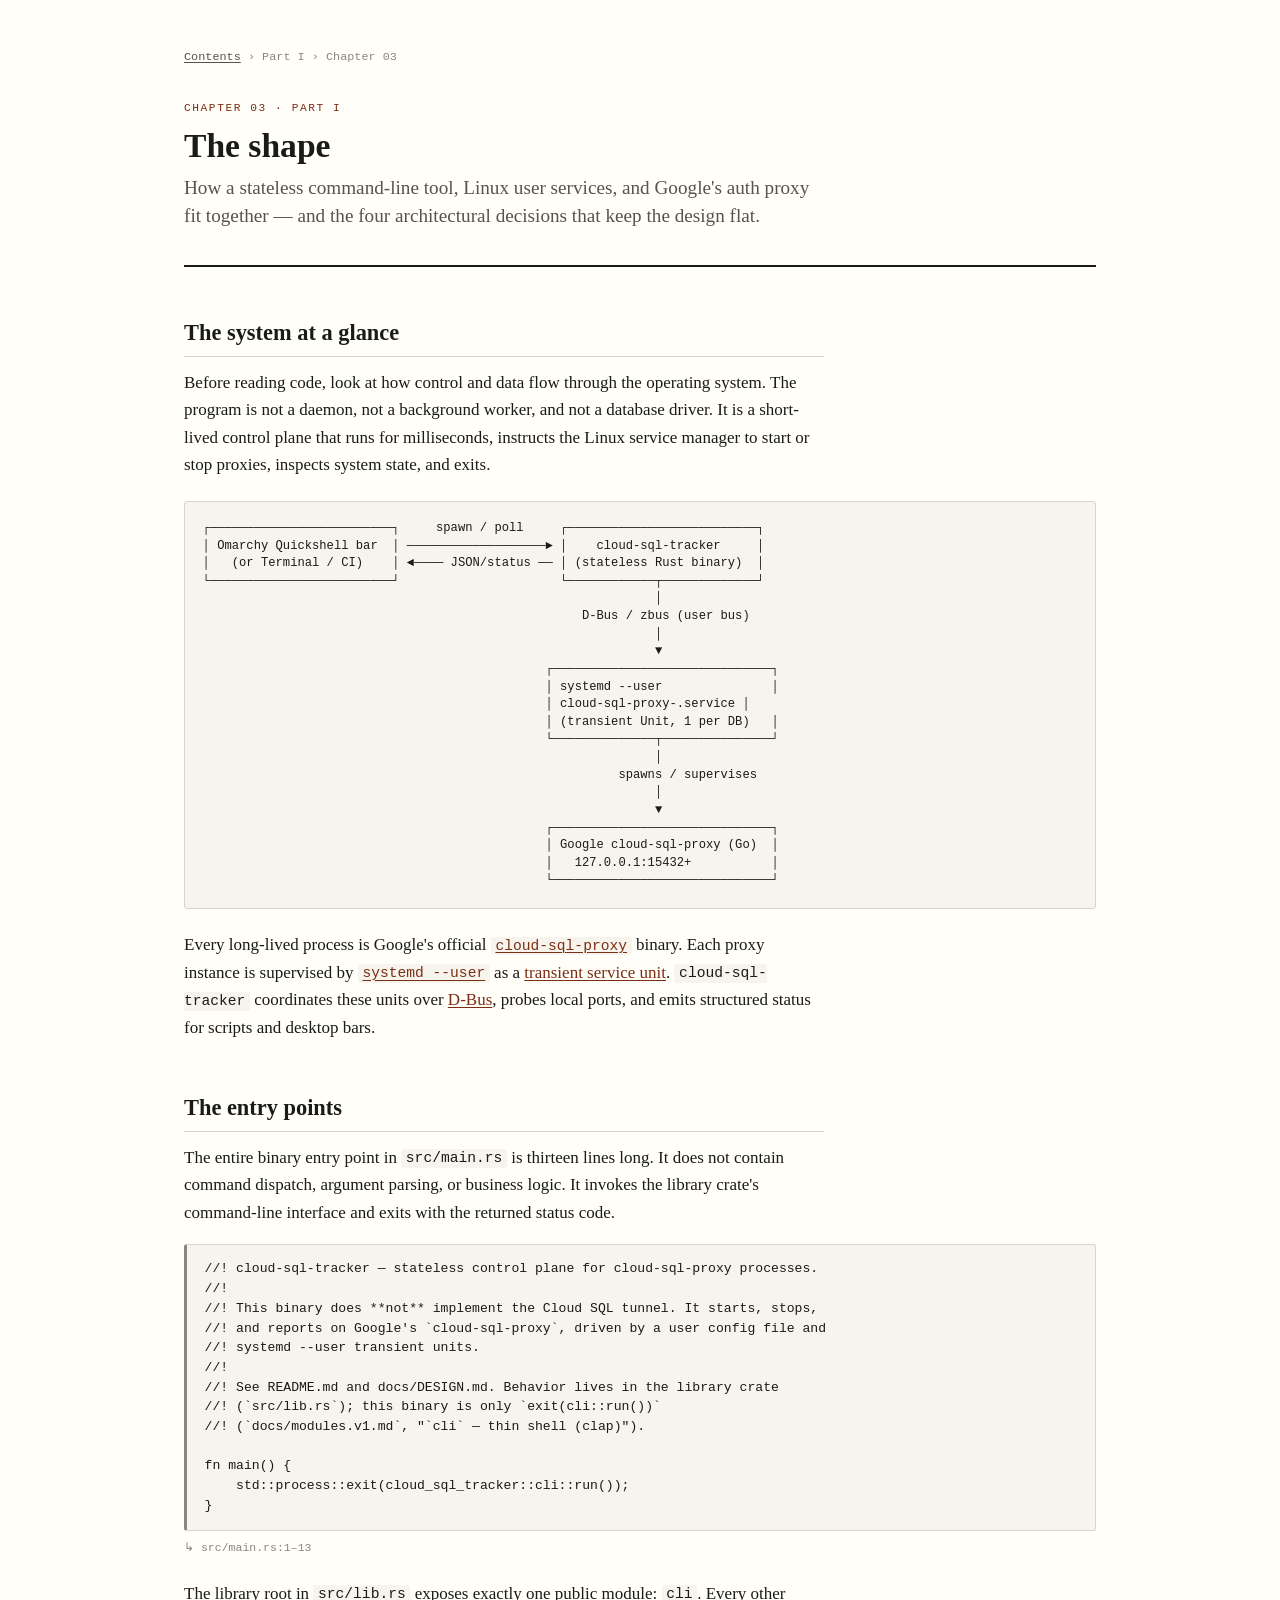
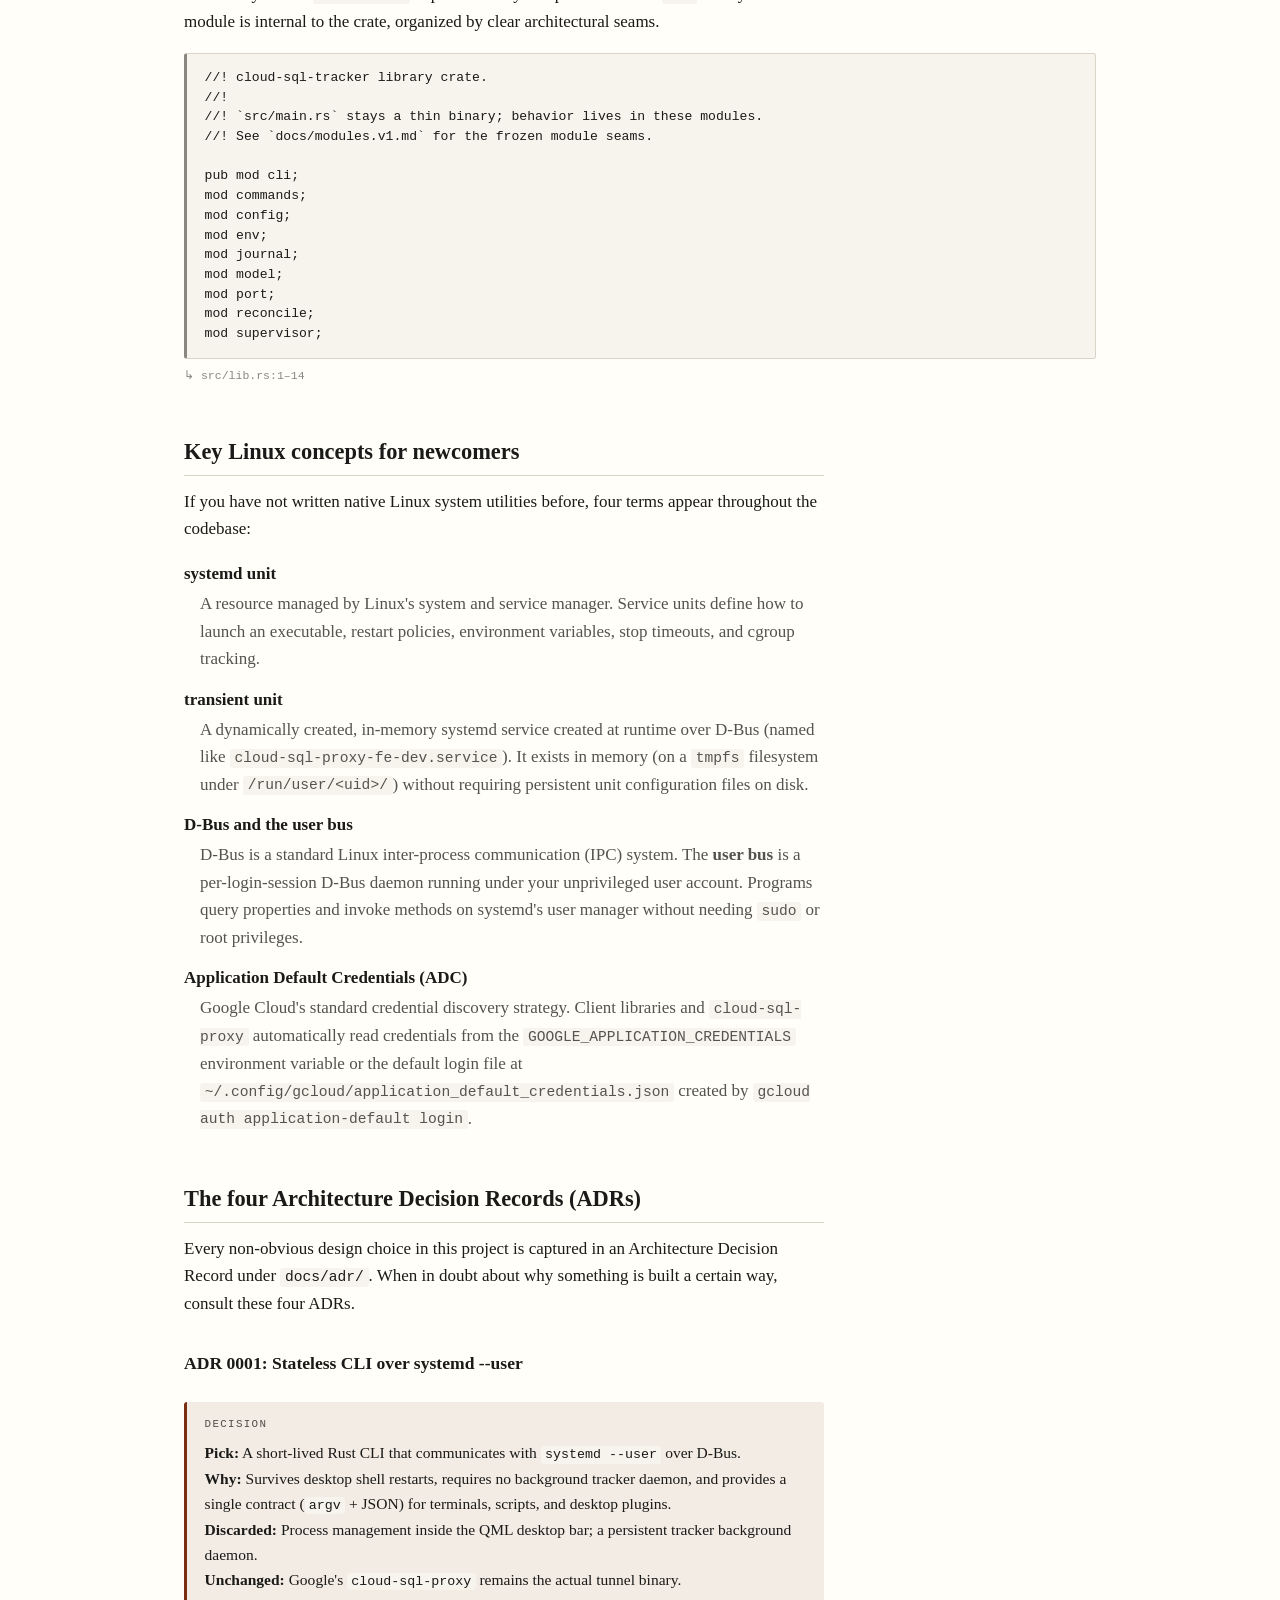
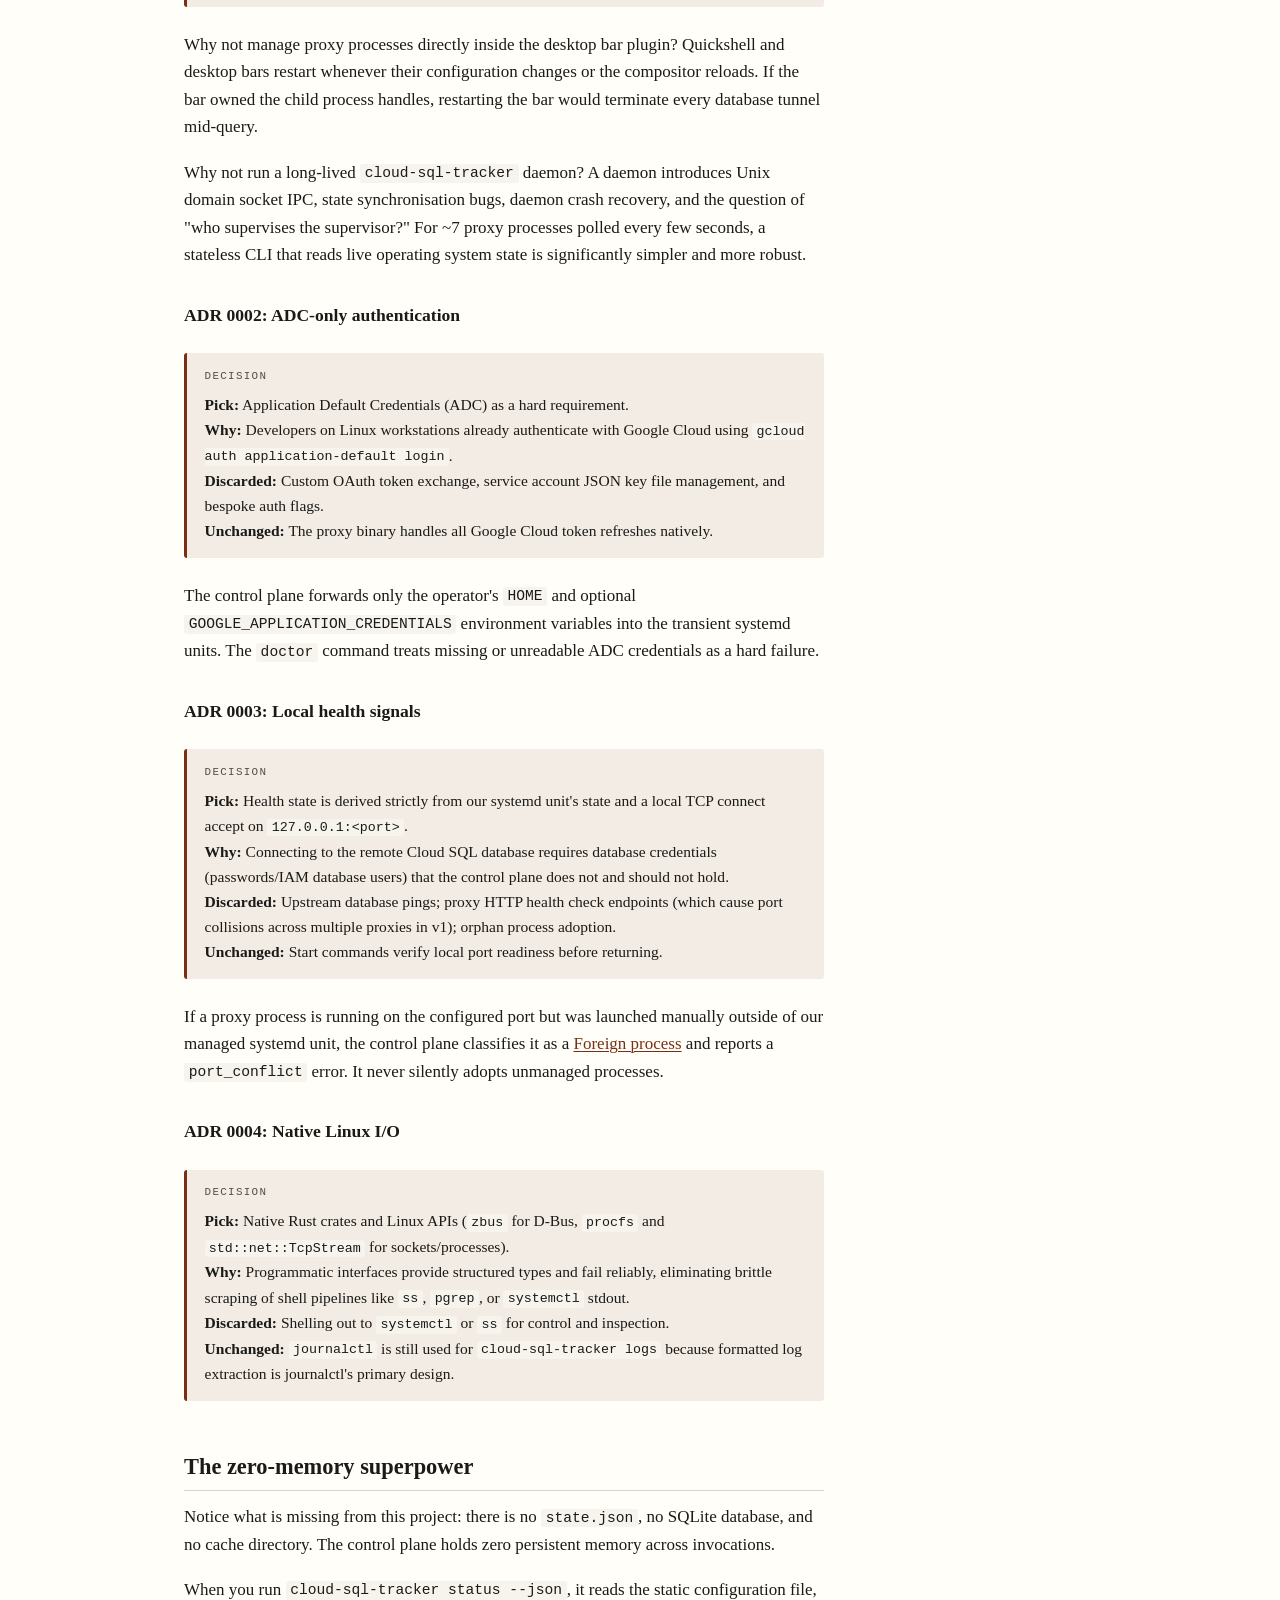
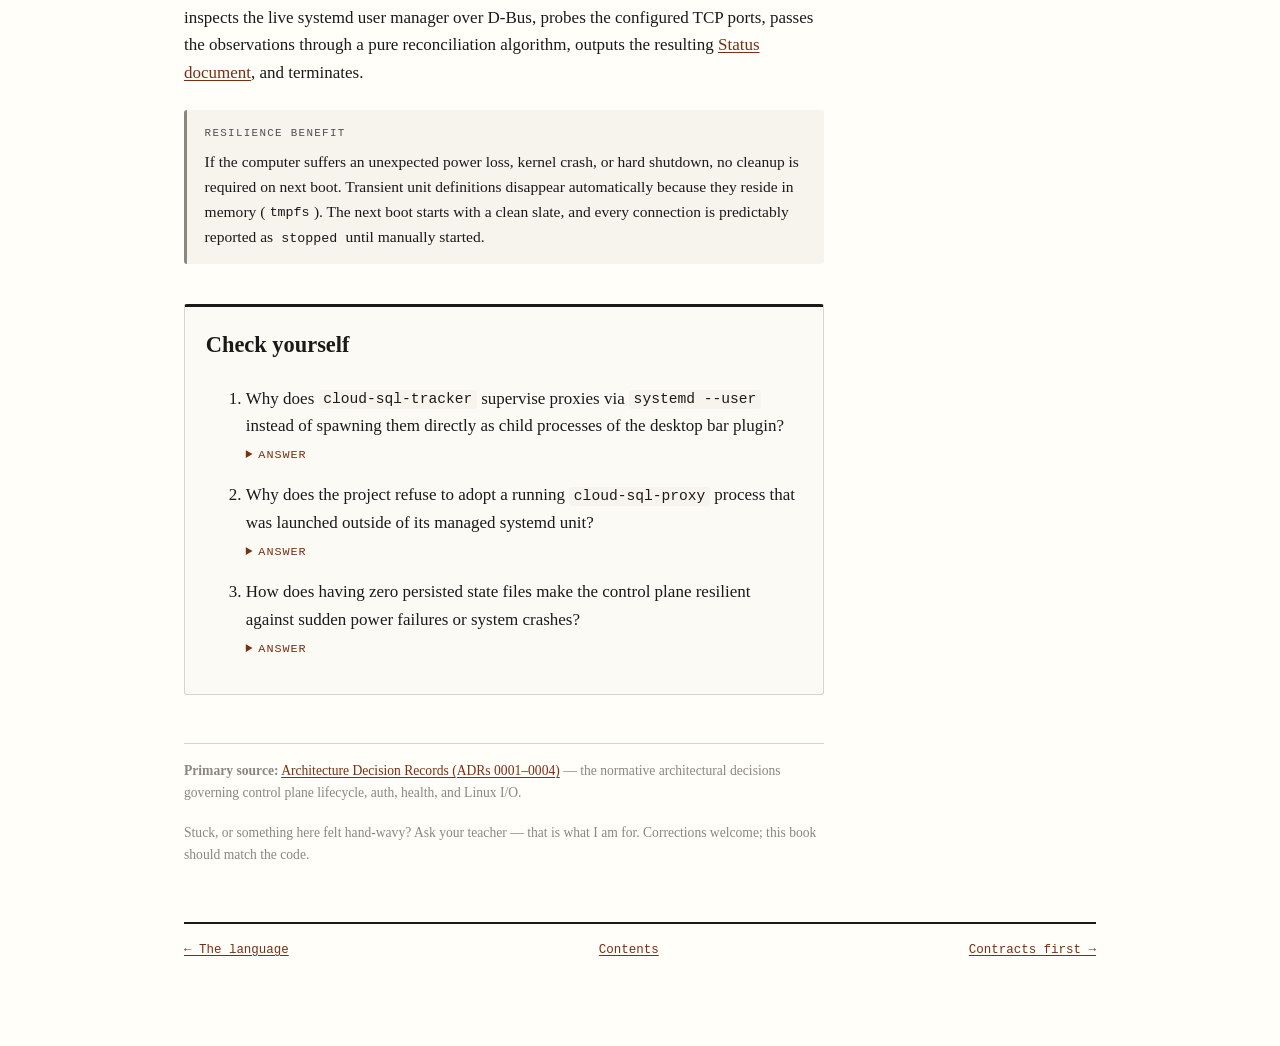
<file: learning/chapters/03-the-shape.html>
<!DOCTYPE html>
<html lang="en">
<head>
<meta charset="utf-8">
<meta name="viewport" content="width=device-width, initial-scale=1">
<title>03. The shape — cloud-sql-tracker</title>
<link rel="stylesheet" href="../assets/textbook.css">
</head>
<body>

<p class="crumb"><a href="../index.html">Contents</a> &rsaquo; Part I &rsaquo; Chapter 03</p>

<header class="book-head">
  <p class="kicker">Chapter 03 &middot; Part I</p>
  <h1>The shape</h1>
  <p class="lede">How a stateless command-line tool, Linux user services, and Google's auth proxy fit together — and the four architectural decisions that keep the design flat.</p>
</header>

<h2>The system at a glance</h2>

<p>Before reading code, look at how control and data flow through the operating system. The program is not a daemon, not a background worker, and not a database driver. It is a short-lived control plane that runs for milliseconds, instructs the Linux service manager to start or stop proxies, inspects system state, and exits.</p>

<div class="diagram">┌─────────────────────────┐     spawn / poll     ┌──────────────────────────┐
│ Omarchy Quickshell bar  │ ───────────────────► │    cloud-sql-tracker     │
│   (or Terminal / CI)    │ ◄──── JSON/status ── │ (stateless Rust binary)  │
└─────────────────────────┘                      └────────────┬─────────────┘
                                                              │
                                                    D-Bus / zbus (user bus)
                                                              │
                                                              ▼
                                               ┌──────────────────────────────┐
                                               │ systemd --user               │
                                               │ cloud-sql-proxy-<id>.service │
                                               │ (transient Unit, 1 per DB)   │
                                               └──────────────┬───────────────┘
                                                              │
                                                         spawns / supervises
                                                              │
                                                              ▼
                                               ┌──────────────────────────────┐
                                               │ Google cloud-sql-proxy (Go)  │
                                               │   127.0.0.1:15432+           │
                                               └──────────────────────────────┘</div>

<p>Every long-lived process is Google's official <a href="../reference/glossary.html#proxy-process"><code>cloud-sql-proxy</code></a> binary. Each proxy instance is supervised by <a href="../reference/glossary.html#supervisor"><code>systemd --user</code></a> as a <a href="../reference/glossary.html#unit">transient service unit</a>. <code>cloud-sql-tracker</code> coordinates these units over <a href="../reference/glossary.html#d-bus">D-Bus</a>, probes local ports, and emits structured status for scripts and desktop bars.</p>

<h2>The entry points</h2>

<p>The entire binary entry point in <code>src/main.rs</code> is thirteen lines long. It does not contain command dispatch, argument parsing, or business logic. It invokes the library crate's command-line interface and exits with the returned status code.</p>

<pre><code>//! cloud-sql-tracker — stateless control plane for cloud-sql-proxy processes.
//!
//! This binary does **not** implement the Cloud SQL tunnel. It starts, stops,
//! and reports on Google's `cloud-sql-proxy`, driven by a user config file and
//! systemd --user transient units.
//!
//! See README.md and docs/DESIGN.md. Behavior lives in the library crate
//! (`src/lib.rs`); this binary is only `exit(cli::run())`
//! (`docs/modules.v1.md`, "`cli` — thin shell (clap)").

fn main() {
    std::process::exit(cloud_sql_tracker::cli::run());
}</code></pre>
<p class="src">src/main.rs:1–13</p>

<p>The library root in <code>src/lib.rs</code> exposes exactly one public module: <code>cli</code>. Every other module is internal to the crate, organized by clear architectural seams.</p>

<pre><code>//! cloud-sql-tracker library crate.
//!
//! `src/main.rs` stays a thin binary; behavior lives in these modules.
//! See `docs/modules.v1.md` for the frozen module seams.

pub mod cli;
mod commands;
mod config;
mod env;
mod journal;
mod model;
mod port;
mod reconcile;
mod supervisor;</code></pre>
<p class="src">src/lib.rs:1–14</p>

<h2>Key Linux concepts for newcomers</h2>

<p>If you have not written native Linux system utilities before, four terms appear throughout the codebase:</p>

<dl>
  <dt>systemd unit</dt>
  <dd>A resource managed by Linux's system and service manager. Service units define how to launch an executable, restart policies, environment variables, stop timeouts, and cgroup tracking.</dd>

  <dt>transient unit</dt>
  <dd>A dynamically created, in-memory systemd service created at runtime over D-Bus (named like <code>cloud-sql-proxy-fe-dev.service</code>). It exists in memory (on a <code>tmpfs</code> filesystem under <code>/run/user/&lt;uid&gt;/</code>) without requiring persistent unit configuration files on disk.</dd>

  <dt>D-Bus and the user bus</dt>
  <dd>D-Bus is a standard Linux inter-process communication (IPC) system. The <strong>user bus</strong> is a per-login-session D-Bus daemon running under your unprivileged user account. Programs query properties and invoke methods on systemd's user manager without needing <code>sudo</code> or root privileges.</dd>

  <dt>Application Default Credentials (ADC)</dt>
  <dd>Google Cloud's standard credential discovery strategy. Client libraries and <code>cloud-sql-proxy</code> automatically read credentials from the <code>GOOGLE_APPLICATION_CREDENTIALS</code> environment variable or the default login file at <code>~/.config/gcloud/application_default_credentials.json</code> created by <code>gcloud auth application-default login</code>.</dd>
</dl>

<h2>The four Architecture Decision Records (ADRs)</h2>

<p>Every non-obvious design choice in this project is captured in an Architecture Decision Record under <code>docs/adr/</code>. When in doubt about why something is built a certain way, consult these four ADRs.</p>

<h3>ADR 0001: Stateless CLI over systemd --user</h3>

<div class="why">
  <span class="label">Decision</span>
  <p><strong>Pick:</strong> A short-lived Rust CLI that communicates with <code>systemd --user</code> over D-Bus.<br>
  <strong>Why:</strong> Survives desktop shell restarts, requires no background tracker daemon, and provides a single contract (<code>argv</code> + JSON) for terminals, scripts, and desktop plugins.<br>
  <strong>Discarded:</strong> Process management inside the QML desktop bar; a persistent tracker background daemon.<br>
  <strong>Unchanged:</strong> Google's <code>cloud-sql-proxy</code> remains the actual tunnel binary.</p>
</div>

<p>Why not manage proxy processes directly inside the desktop bar plugin? Quickshell and desktop bars restart whenever their configuration changes or the compositor reloads. If the bar owned the child process handles, restarting the bar would terminate every database tunnel mid-query.</p>

<p>Why not run a long-lived <code>cloud-sql-tracker</code> daemon? A daemon introduces Unix domain socket IPC, state synchronisation bugs, daemon crash recovery, and the question of "who supervises the supervisor?" For ~7 proxy processes polled every few seconds, a stateless CLI that reads live operating system state is significantly simpler and more robust.</p>

<h3>ADR 0002: ADC-only authentication</h3>

<div class="why">
  <span class="label">Decision</span>
  <p><strong>Pick:</strong> Application Default Credentials (ADC) as a hard requirement.<br>
  <strong>Why:</strong> Developers on Linux workstations already authenticate with Google Cloud using <code>gcloud auth application-default login</code>.<br>
  <strong>Discarded:</strong> Custom OAuth token exchange, service account JSON key file management, and bespoke auth flags.<br>
  <strong>Unchanged:</strong> The proxy binary handles all Google Cloud token refreshes natively.</p>
</div>

<p>The control plane forwards only the operator's <code>HOME</code> and optional <code>GOOGLE_APPLICATION_CREDENTIALS</code> environment variables into the transient systemd units. The <code>doctor</code> command treats missing or unreadable ADC credentials as a hard failure.</p>

<h3>ADR 0003: Local health signals</h3>

<div class="why">
  <span class="label">Decision</span>
  <p><strong>Pick:</strong> Health state is derived strictly from our systemd unit's state and a local TCP connect accept on <code>127.0.0.1:&lt;port&gt;</code>.<br>
  <strong>Why:</strong> Connecting to the remote Cloud SQL database requires database credentials (passwords/IAM database users) that the control plane does not and should not hold.<br>
  <strong>Discarded:</strong> Upstream database pings; proxy HTTP health check endpoints (which cause port collisions across multiple proxies in v1); orphan process adoption.<br>
  <strong>Unchanged:</strong> Start commands verify local port readiness before returning.</p>
</div>

<p>If a proxy process is running on the configured port but was launched manually outside of our managed systemd unit, the control plane classifies it as a <a href="../reference/glossary.html#foreign-process">Foreign process</a> and reports a <code>port_conflict</code> error. It never silently adopts unmanaged processes.</p>

<h3>ADR 0004: Native Linux I/O</h3>

<div class="why">
  <span class="label">Decision</span>
  <p><strong>Pick:</strong> Native Rust crates and Linux APIs (<code>zbus</code> for D-Bus, <code>procfs</code> and <code>std::net::TcpStream</code> for sockets/processes).<br>
  <strong>Why:</strong> Programmatic interfaces provide structured types and fail reliably, eliminating brittle scraping of shell pipelines like <code>ss</code>, <code>pgrep</code>, or <code>systemctl</code> stdout.<br>
  <strong>Discarded:</strong> Shelling out to <code>systemctl</code> or <code>ss</code> for control and inspection.<br>
  <strong>Unchanged:</strong> <code>journalctl</code> is still used for <code>cloud-sql-tracker logs</code> because formatted log extraction is journalctl's primary design.</p>
</div>

<h2>The zero-memory superpower</h2>

<p>Notice what is missing from this project: there is no <code>state.json</code>, no SQLite database, and no cache directory. The control plane holds zero persistent memory across invocations.</p>

<p>When you run <code>cloud-sql-tracker status --json</code>, it reads the static configuration file, inspects the live systemd user manager over D-Bus, probes the configured TCP ports, passes the observations through a pure reconciliation algorithm, outputs the resulting <a href="../reference/glossary.html#status-document">Status document</a>, and terminates.</p>

<div class="note">
  <span class="label">Resilience benefit</span>
  <p>If the computer suffers an unexpected power loss, kernel crash, or hard shutdown, no cleanup is required on next boot. Transient unit definitions disappear automatically because they reside in memory (<code>tmpfs</code>). The next boot starts with a clean slate, and every connection is predictably reported as <code>stopped</code> until manually started.</p>
</div>

<section class="check">
  <h2>Check yourself</h2>
  <ol>
    <li>Why does <code>cloud-sql-tracker</code> supervise proxies via <code>systemd --user</code> instead of spawning them directly as child processes of the desktop bar plugin?
      <details><summary>Answer</summary><p>Spawning proxies directly from the desktop bar would cause all database tunnels to crash whenever the UI reloads or the desktop compositor restarts. Supervising them under systemd isolates proxy lifetimes from UI lifecycles.</p></details>
    </li>
    <li>Why does the project refuse to adopt a running <code>cloud-sql-proxy</code> process that was launched outside of its managed systemd unit?
      <details><summary>Answer</summary><p>An externally launched process has unverified launch flags and lacks systemd lifecycle supervision. Treating it as a foreign port conflict avoids subtle bugs caused by managing processes the control plane did not configure.</p></details>
    </li>
    <li>How does having zero persisted state files make the control plane resilient against sudden power failures or system crashes?
      <details><summary>Answer</summary><p>Because transient unit state lives entirely in tmpfs and no state file is written, there is no corrupted or stale state to clean up after a hard reboot. The next run re-evaluates reality directly from the OS.</p></details>
    </li>
  </ol>
</section>

<footer class="book-foot">
  <p><strong>Primary source:</strong> <a href="https://github.com/golgor/cloud-sql-tracker/tree/main/docs/adr">Architecture Decision Records (ADRs 0001–0004)</a> — the normative architectural decisions governing control plane lifecycle, auth, health, and Linux I/O.</p>
  <p>Stuck, or something here felt hand-wavy? Ask your teacher — that is what I am for. Corrections welcome; this book should match the code.</p>
</footer>

<nav class="chapter-nav">
  <a href="02-the-language.html">&larr; The language</a>
  <a href="../index.html">Contents</a>
  <a href="04-contracts-first.html">Contracts first &rarr;</a>
</nav>

</body>
</html>
</file>
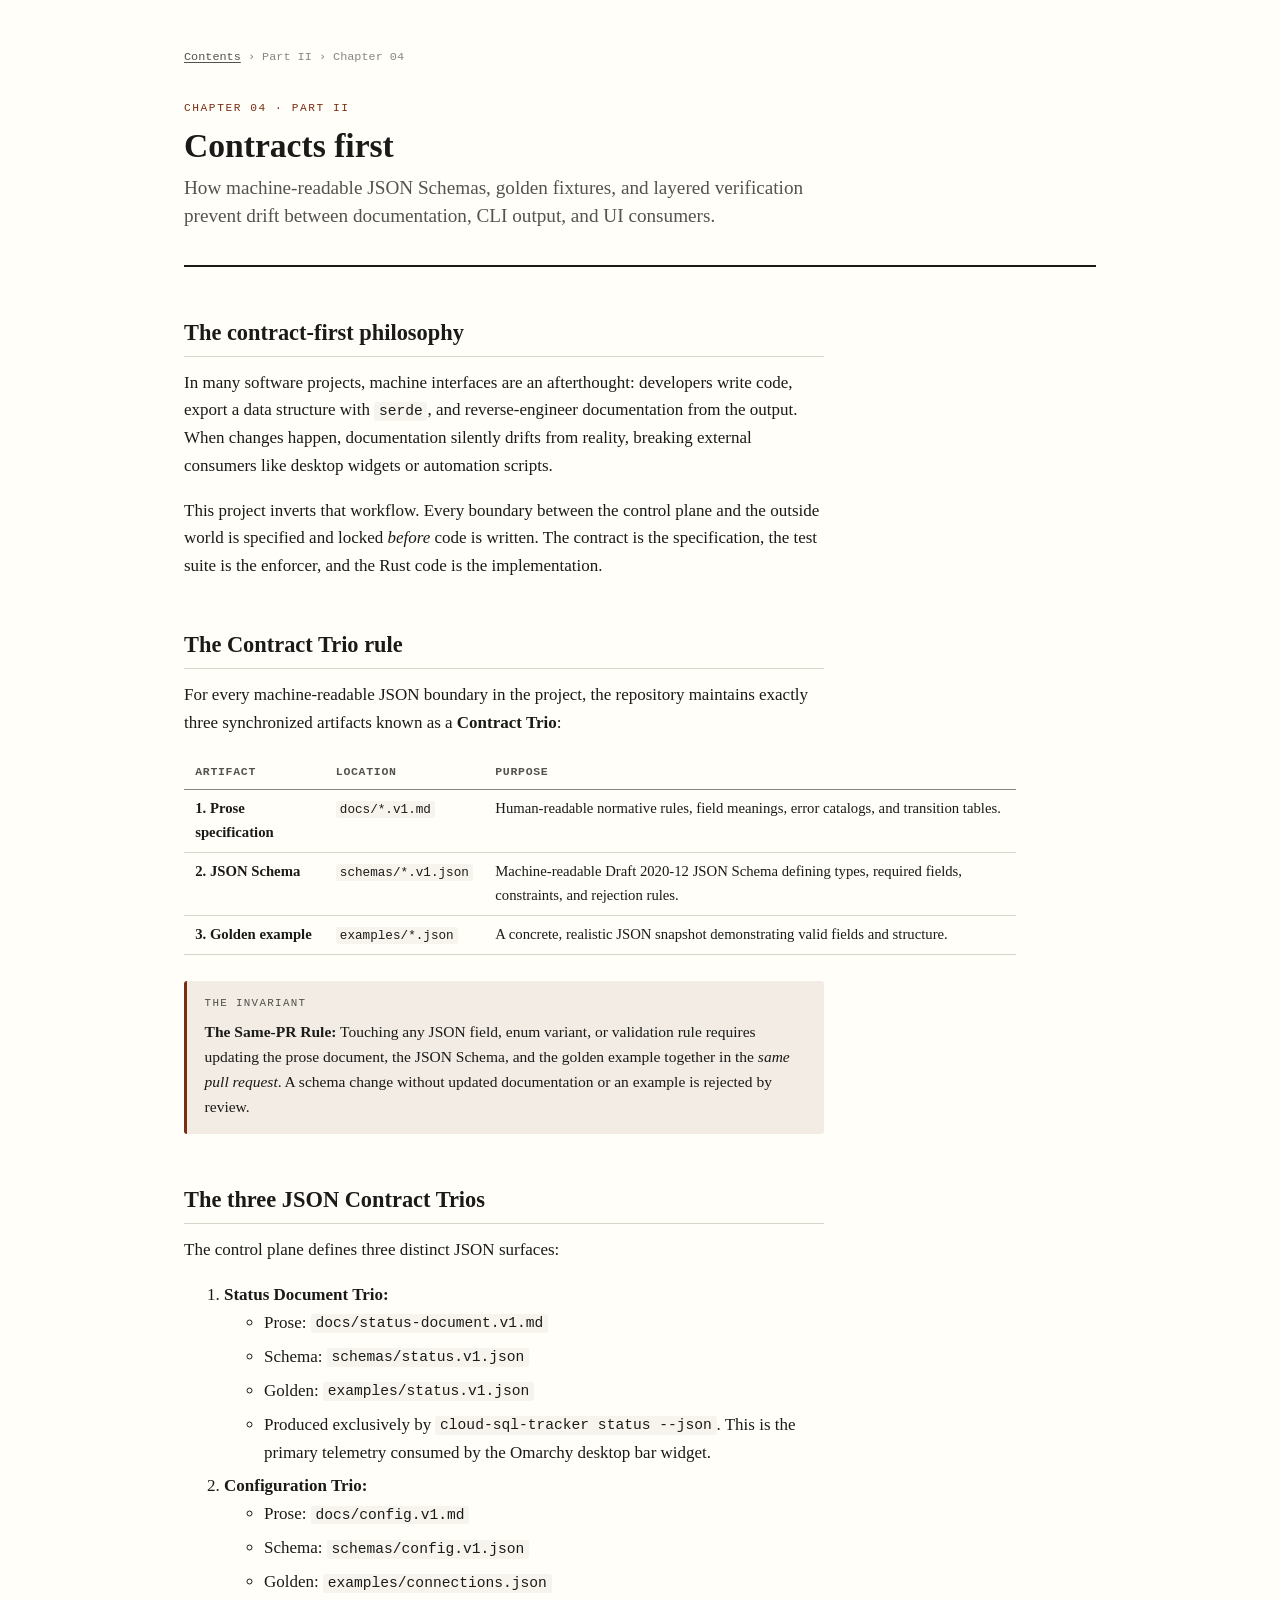
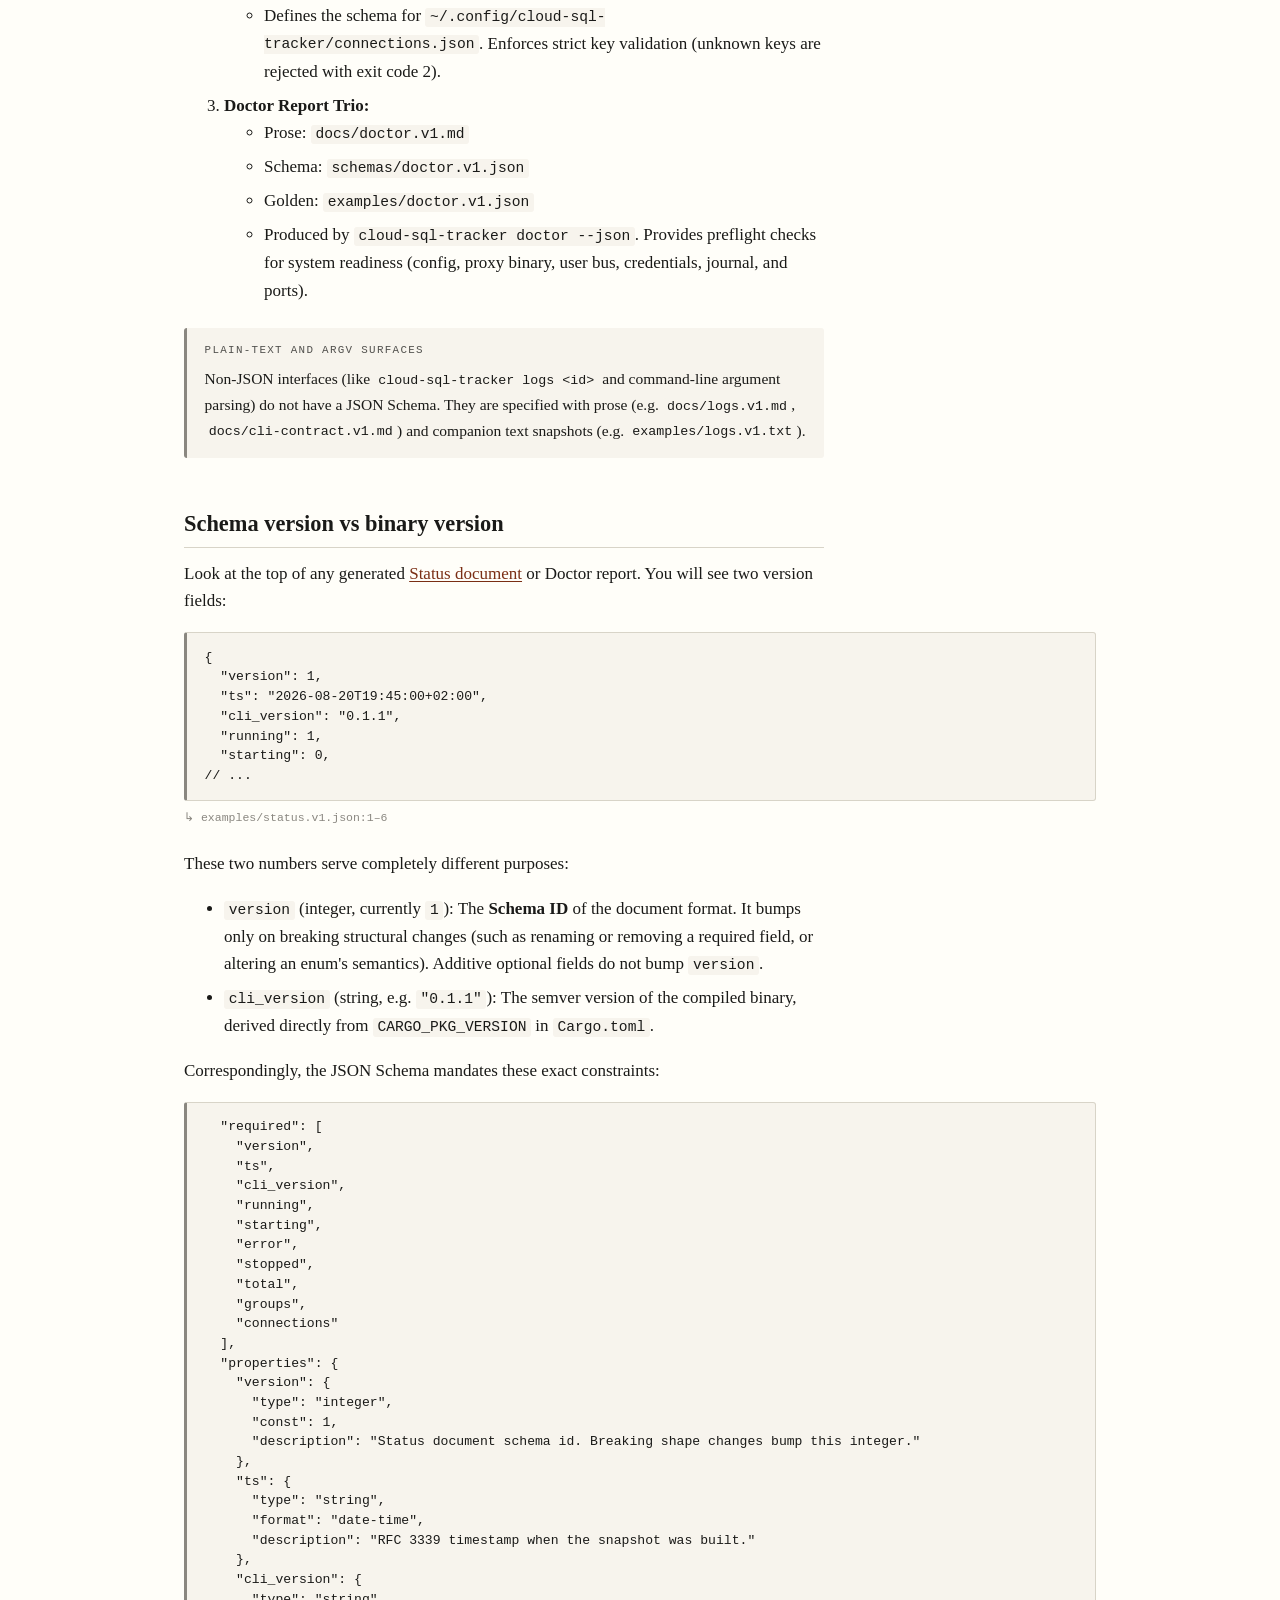
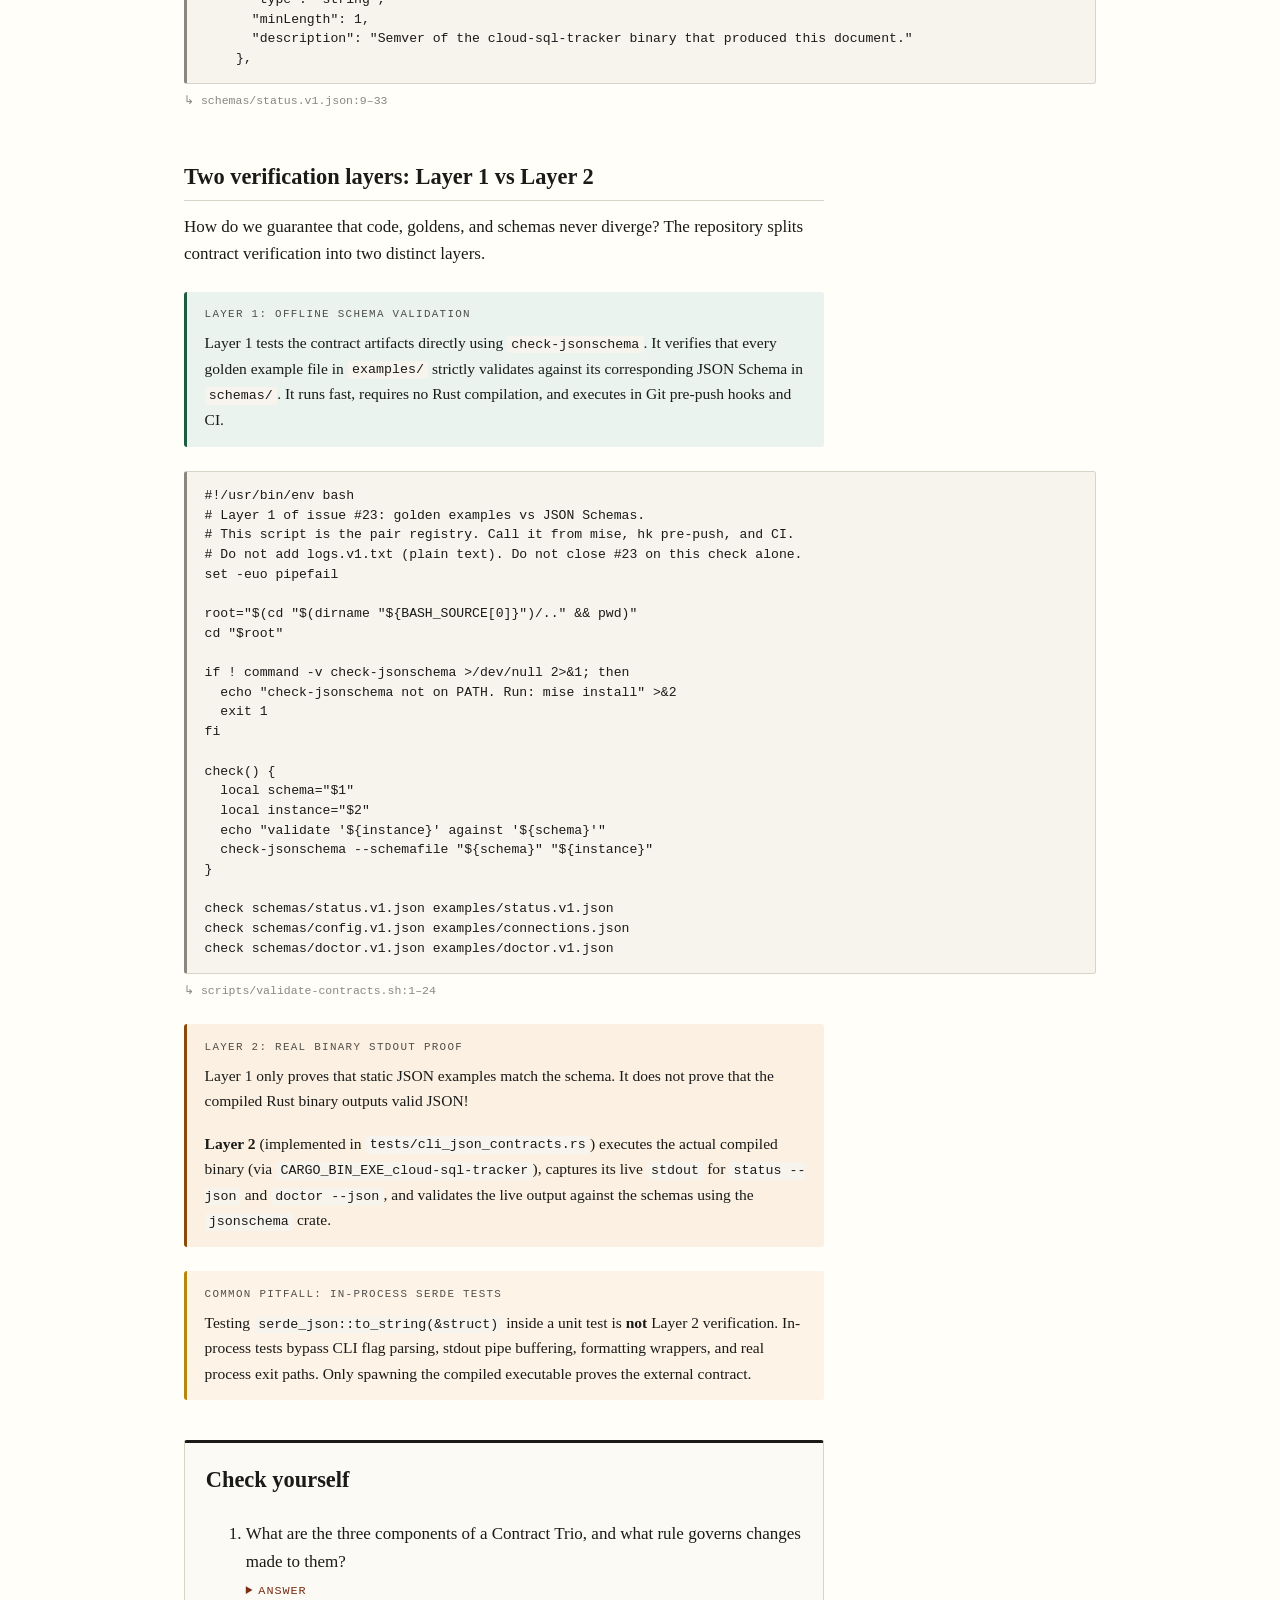
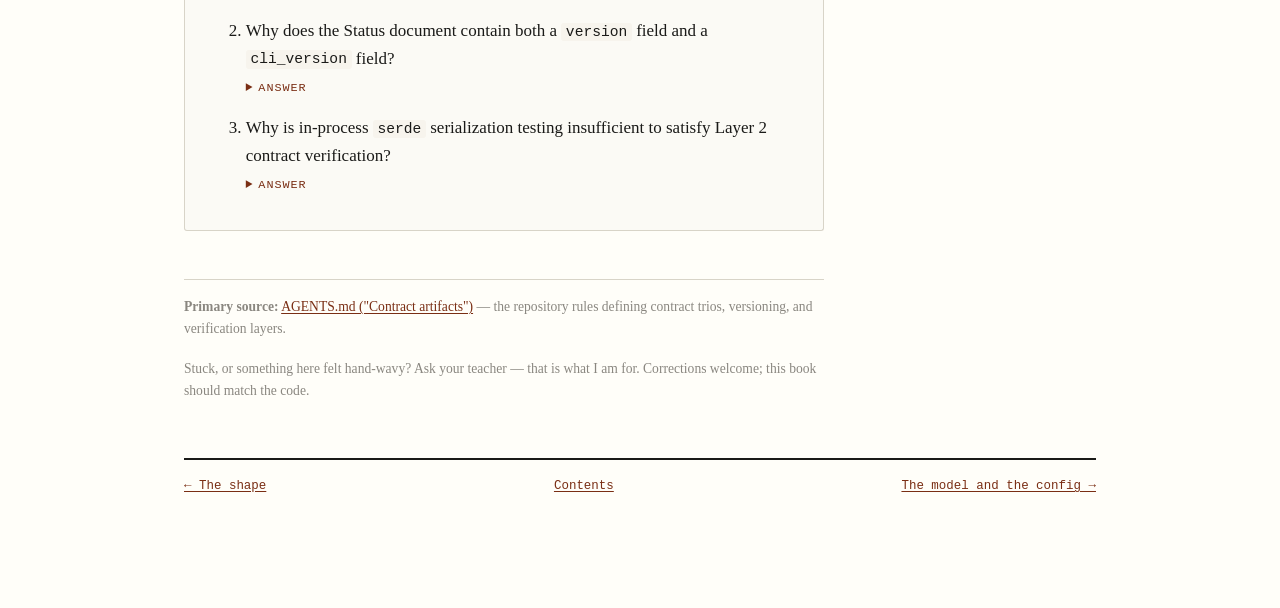
<file: learning/chapters/04-contracts-first.html>
<!DOCTYPE html>
<html lang="en">
<head>
<meta charset="utf-8">
<meta name="viewport" content="width=device-width, initial-scale=1">
<title>04. Contracts first — cloud-sql-tracker</title>
<link rel="stylesheet" href="../assets/textbook.css">
</head>
<body>

<p class="crumb"><a href="../index.html">Contents</a> &rsaquo; Part II &rsaquo; Chapter 04</p>

<header class="book-head">
  <p class="kicker">Chapter 04 &middot; Part II</p>
  <h1>Contracts first</h1>
  <p class="lede">How machine-readable JSON Schemas, golden fixtures, and layered verification prevent drift between documentation, CLI output, and UI consumers.</p>
</header>

<h2>The contract-first philosophy</h2>

<p>In many software projects, machine interfaces are an afterthought: developers write code, export a data structure with <code>serde</code>, and reverse-engineer documentation from the output. When changes happen, documentation silently drifts from reality, breaking external consumers like desktop widgets or automation scripts.</p>

<p>This project inverts that workflow. Every boundary between the control plane and the outside world is specified and locked <em>before</em> code is written. The contract is the specification, the test suite is the enforcer, and the Rust code is the implementation.</p>

<h2>The Contract Trio rule</h2>

<p>For every machine-readable JSON boundary in the project, the repository maintains exactly three synchronized artifacts known as a <strong>Contract Trio</strong>:</p>

<table>
  <thead>
    <tr>
      <th>Artifact</th>
      <th>Location</th>
      <th>Purpose</th>
    </tr>
  </thead>
  <tbody>
    <tr>
      <td><strong>1. Prose specification</strong></td>
      <td><code>docs/*.v1.md</code></td>
      <td>Human-readable normative rules, field meanings, error catalogs, and transition tables.</td>
    </tr>
    <tr>
      <td><strong>2. JSON Schema</strong></td>
      <td><code>schemas/*.v1.json</code></td>
      <td>Machine-readable Draft 2020-12 JSON Schema defining types, required fields, constraints, and rejection rules.</td>
    </tr>
    <tr>
      <td><strong>3. Golden example</strong></td>
      <td><code>examples/*.json</code></td>
      <td>A concrete, realistic JSON snapshot demonstrating valid fields and structure.</td>
    </tr>
  </tbody>
</table>

<div class="why">
  <span class="label">The Invariant</span>
  <p><strong>The Same-PR Rule:</strong> Touching any JSON field, enum variant, or validation rule requires updating the prose document, the JSON Schema, and the golden example together in the <em>same pull request</em>. A schema change without updated documentation or an example is rejected by review.</p>
</div>

<h2>The three JSON Contract Trios</h2>

<p>The control plane defines three distinct JSON surfaces:</p>

<ol>
  <li><strong>Status Document Trio:</strong>
    <ul>
      <li>Prose: <code>docs/status-document.v1.md</code></li>
      <li>Schema: <code>schemas/status.v1.json</code></li>
      <li>Golden: <code>examples/status.v1.json</code></li>
      <li>Produced exclusively by <code>cloud-sql-tracker status --json</code>. This is the primary telemetry consumed by the Omarchy desktop bar widget.</li>
    </ul>
  </li>
  <li><strong>Configuration Trio:</strong>
    <ul>
      <li>Prose: <code>docs/config.v1.md</code></li>
      <li>Schema: <code>schemas/config.v1.json</code></li>
      <li>Golden: <code>examples/connections.json</code></li>
      <li>Defines the schema for <code>~/.config/cloud-sql-tracker/connections.json</code>. Enforces strict key validation (unknown keys are rejected with exit code 2).</li>
    </ul>
  </li>
  <li><strong>Doctor Report Trio:</strong>
    <ul>
      <li>Prose: <code>docs/doctor.v1.md</code></li>
      <li>Schema: <code>schemas/doctor.v1.json</code></li>
      <li>Golden: <code>examples/doctor.v1.json</code></li>
      <li>Produced by <code>cloud-sql-tracker doctor --json</code>. Provides preflight checks for system readiness (config, proxy binary, user bus, credentials, journal, and ports).</li>
    </ul>
  </li>
</ol>

<div class="note">
  <span class="label">Plain-Text and Argv Surfaces</span>
  <p>Non-JSON interfaces (like <code>cloud-sql-tracker logs &lt;id&gt;</code> and command-line argument parsing) do not have a JSON Schema. They are specified with prose (e.g. <code>docs/logs.v1.md</code>, <code>docs/cli-contract.v1.md</code>) and companion text snapshots (e.g. <code>examples/logs.v1.txt</code>).</p>
</div>

<h2>Schema version vs binary version</h2>

<p>Look at the top of any generated <a href="../reference/glossary.html#status-document">Status document</a> or Doctor report. You will see two version fields:</p>

<pre><code>{
  "version": 1,
  "ts": "2026-08-20T19:45:00+02:00",
  "cli_version": "0.1.1",
  "running": 1,
  "starting": 0,
// ...</code></pre>
<p class="src">examples/status.v1.json:1–6</p>

<p>These two numbers serve completely different purposes:</p>

<ul>
  <li><code>version</code> (integer, currently <code>1</code>): The <strong>Schema ID</strong> of the document format. It bumps only on breaking structural changes (such as renaming or removing a required field, or altering an enum's semantics). Additive optional fields do not bump <code>version</code>.</li>
  <li><code>cli_version</code> (string, e.g. <code>"0.1.1"</code>): The semver version of the compiled binary, derived directly from <code>CARGO_PKG_VERSION</code> in <code>Cargo.toml</code>.</li>
</ul>

<p>Correspondingly, the JSON Schema mandates these exact constraints:</p>

<pre><code>  "required": [
    "version",
    "ts",
    "cli_version",
    "running",
    "starting",
    "error",
    "stopped",
    "total",
    "groups",
    "connections"
  ],
  "properties": {
    "version": {
      "type": "integer",
      "const": 1,
      "description": "Status document schema id. Breaking shape changes bump this integer."
    },
    "ts": {
      "type": "string",
      "format": "date-time",
      "description": "RFC 3339 timestamp when the snapshot was built."
    },
    "cli_version": {
      "type": "string",
      "minLength": 1,
      "description": "Semver of the cloud-sql-tracker binary that produced this document."
    },</code></pre>
<p class="src">schemas/status.v1.json:9–33</p>

<h2>Two verification layers: Layer 1 vs Layer 2</h2>

<p>How do we guarantee that code, goldens, and schemas never diverge? The repository splits contract verification into two distinct layers.</p>

<div class="pure">
  <span class="label">Layer 1: Offline Schema Validation</span>
  <p>Layer 1 tests the contract artifacts directly using <code>check-jsonschema</code>. It verifies that every golden example file in <code>examples/</code> strictly validates against its corresponding JSON Schema in <code>schemas/</code>. It runs fast, requires no Rust compilation, and executes in Git pre-push hooks and CI.</p>
</div>

<pre><code>#!/usr/bin/env bash
# Layer 1 of issue #23: golden examples vs JSON Schemas.
# This script is the pair registry. Call it from mise, hk pre-push, and CI.
# Do not add logs.v1.txt (plain text). Do not close #23 on this check alone.
set -euo pipefail

root="$(cd "$(dirname "${BASH_SOURCE[0]}")/.." && pwd)"
cd "$root"

if ! command -v check-jsonschema >/dev/null 2>&1; then
  echo "check-jsonschema not on PATH. Run: mise install" >&2
  exit 1
fi

check() {
  local schema="$1"
  local instance="$2"
  echo "validate '${instance}' against '${schema}'"
  check-jsonschema --schemafile "${schema}" "${instance}"
}

check schemas/status.v1.json examples/status.v1.json
check schemas/config.v1.json examples/connections.json
check schemas/doctor.v1.json examples/doctor.v1.json</code></pre>
<p class="src">scripts/validate-contracts.sh:1–24</p>

<div class="io">
  <span class="label">Layer 2: Real Binary Stdout Proof</span>
  <p>Layer 1 only proves that static JSON examples match the schema. It does not prove that the compiled Rust binary outputs valid JSON!</p>
  <p><strong>Layer 2</strong> (implemented in <code>tests/cli_json_contracts.rs</code>) executes the actual compiled binary (via <code>CARGO_BIN_EXE_cloud-sql-tracker</code>), captures its live <code>stdout</code> for <code>status --json</code> and <code>doctor --json</code>, and validates the live output against the schemas using the <code>jsonschema</code> crate.</p>
</div>

<div class="trap">
  <span class="label">Common Pitfall: In-process Serde Tests</span>
  <p>Testing <code>serde_json::to_string(&amp;struct)</code> inside a unit test is <strong>not</strong> Layer 2 verification. In-process tests bypass CLI flag parsing, stdout pipe buffering, formatting wrappers, and real process exit paths. Only spawning the compiled executable proves the external contract.</p>
</div>

<section class="check">
  <h2>Check yourself</h2>
  <ol>
    <li>What are the three components of a Contract Trio, and what rule governs changes made to them?
      <details><summary>Answer</summary><p>A Contract Trio consists of the prose document in docs/, the JSON Schema in schemas/, and the golden example in examples/. Any change to one must update all three together in the same pull request.</p></details>
    </li>
    <li>Why does the Status document contain both a <code>version</code> field and a <code>cli_version</code> field?
      <details><summary>Answer</summary><p>The version field represents the integer schema format ID which only bumps on breaking schema changes. The cli_version field represents the semver release version of the compiled Rust binary.</p></details>
    </li>
    <li>Why is in-process <code>serde</code> serialization testing insufficient to satisfy Layer 2 contract verification?
      <details><summary>Answer</summary><p>In-process serialization only tests Rust data structures in memory. Layer 2 executes the built binary as a real subprocess to validate that its actual stdout matches the JSON Schema under real runtime conditions.</p></details>
    </li>
  </ol>
</section>

<footer class="book-foot">
  <p><strong>Primary source:</strong> <a href="https://github.com/golgor/cloud-sql-tracker/blob/main/AGENTS.md">AGENTS.md ("Contract artifacts")</a> — the repository rules defining contract trios, versioning, and verification layers.</p>
  <p>Stuck, or something here felt hand-wavy? Ask your teacher — that is what I am for. Corrections welcome; this book should match the code.</p>
</footer>

<nav class="chapter-nav">
  <a href="03-the-shape.html">&larr; The shape</a>
  <a href="../index.html">Contents</a>
  <a href="05-model-and-config.html">The model and the config &rarr;</a>
</nav>

</body>
</html>
</file>
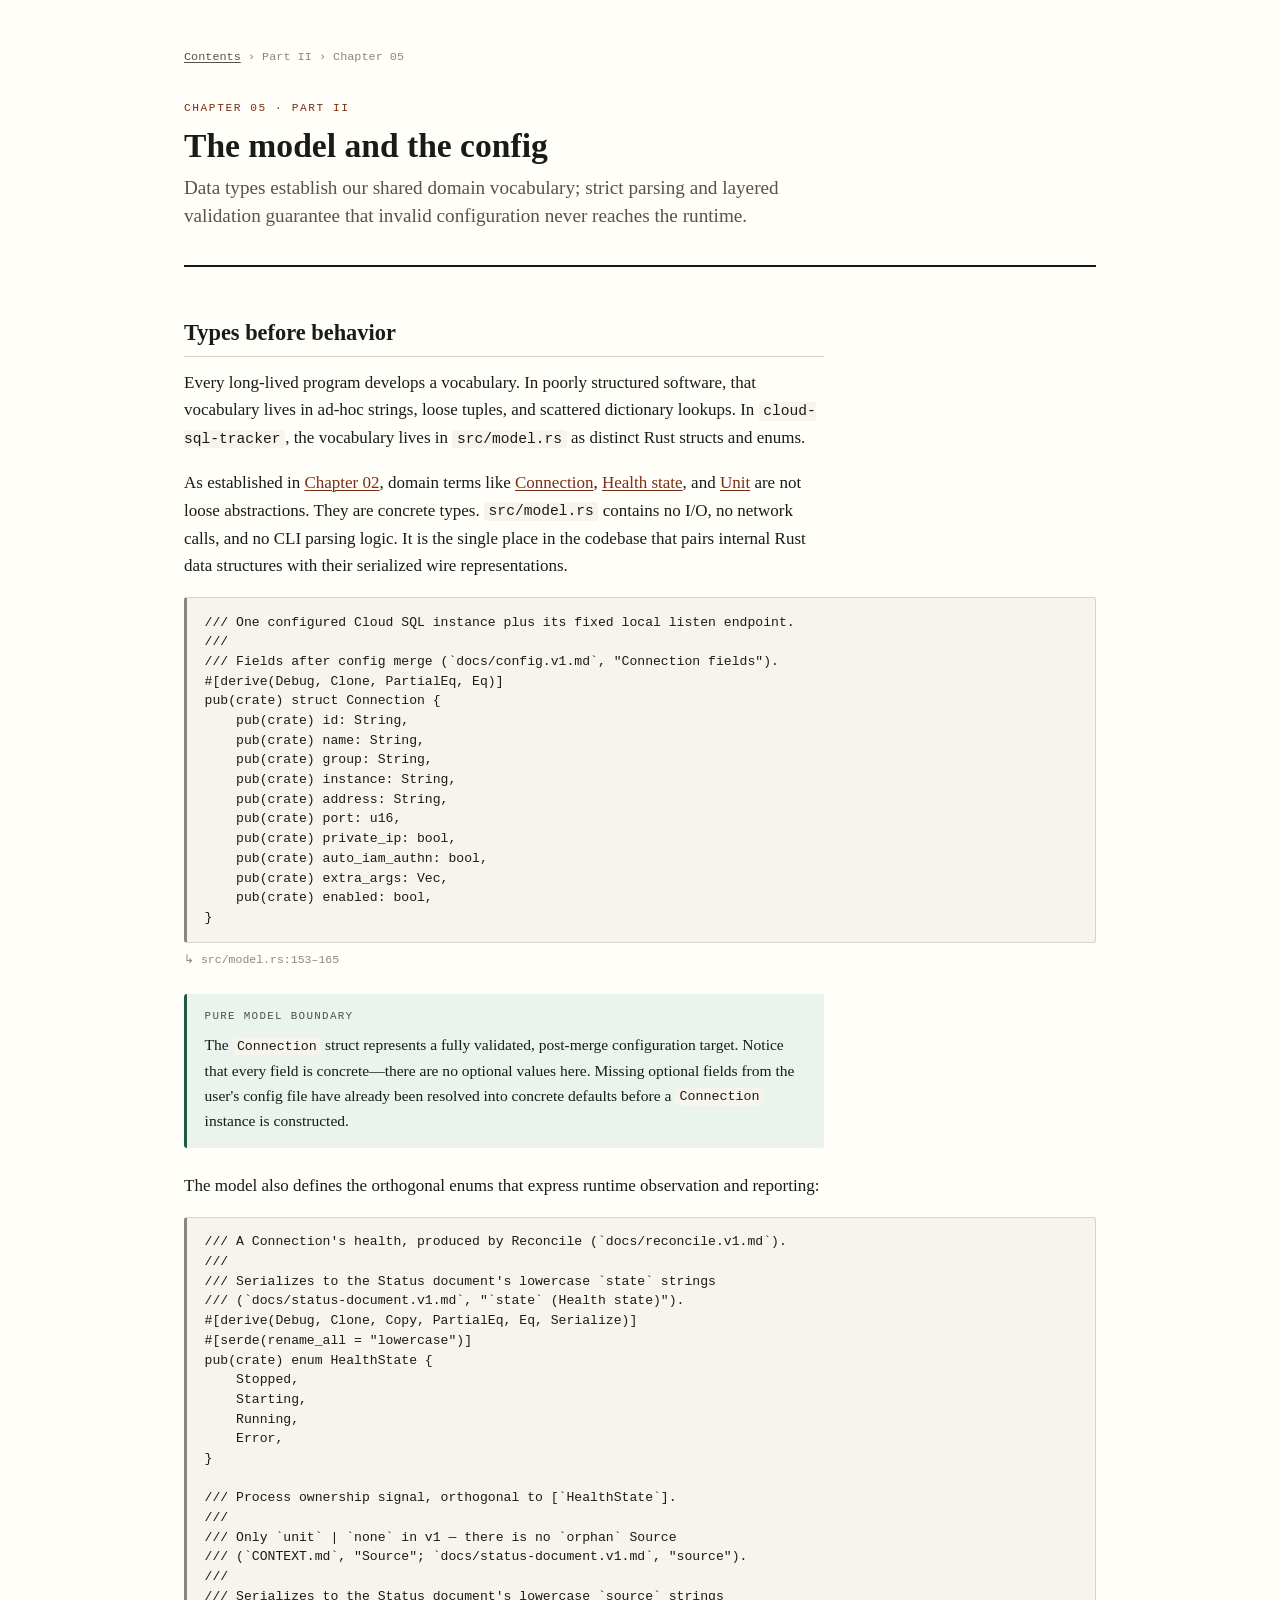
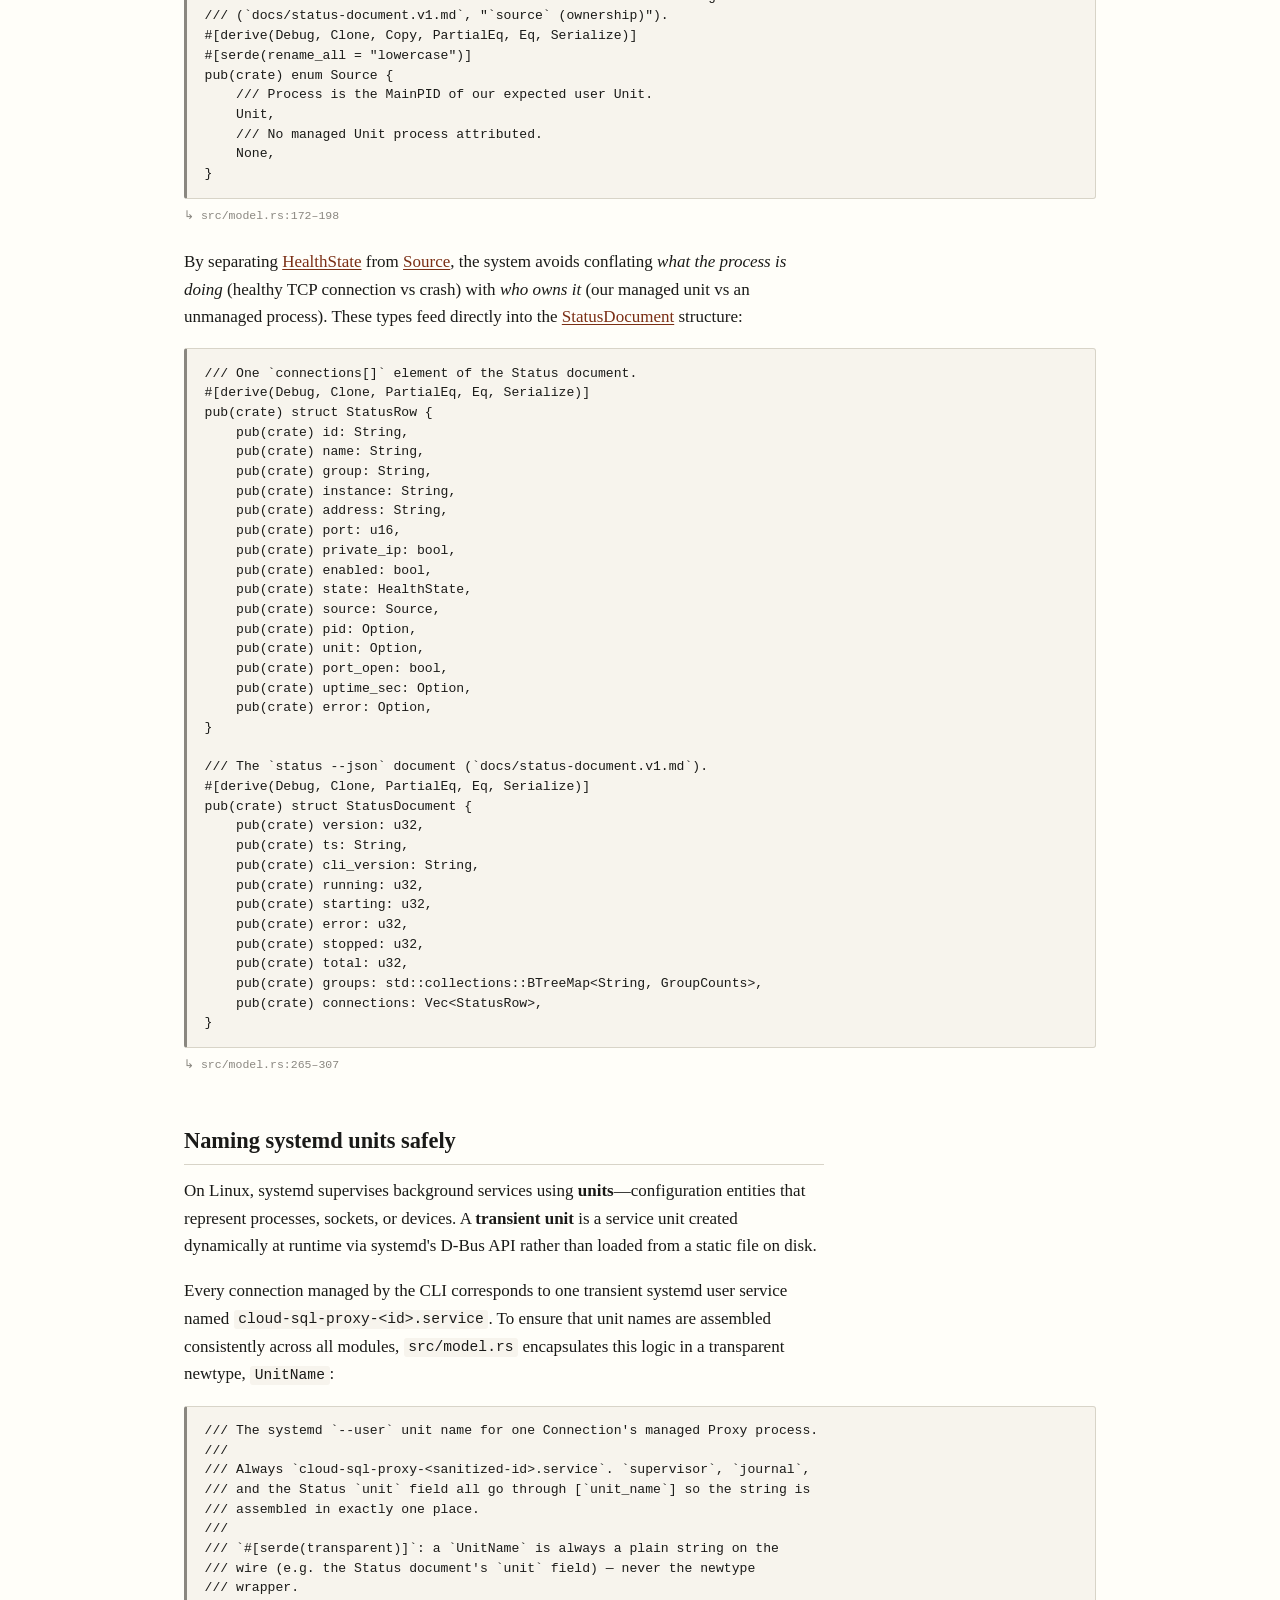
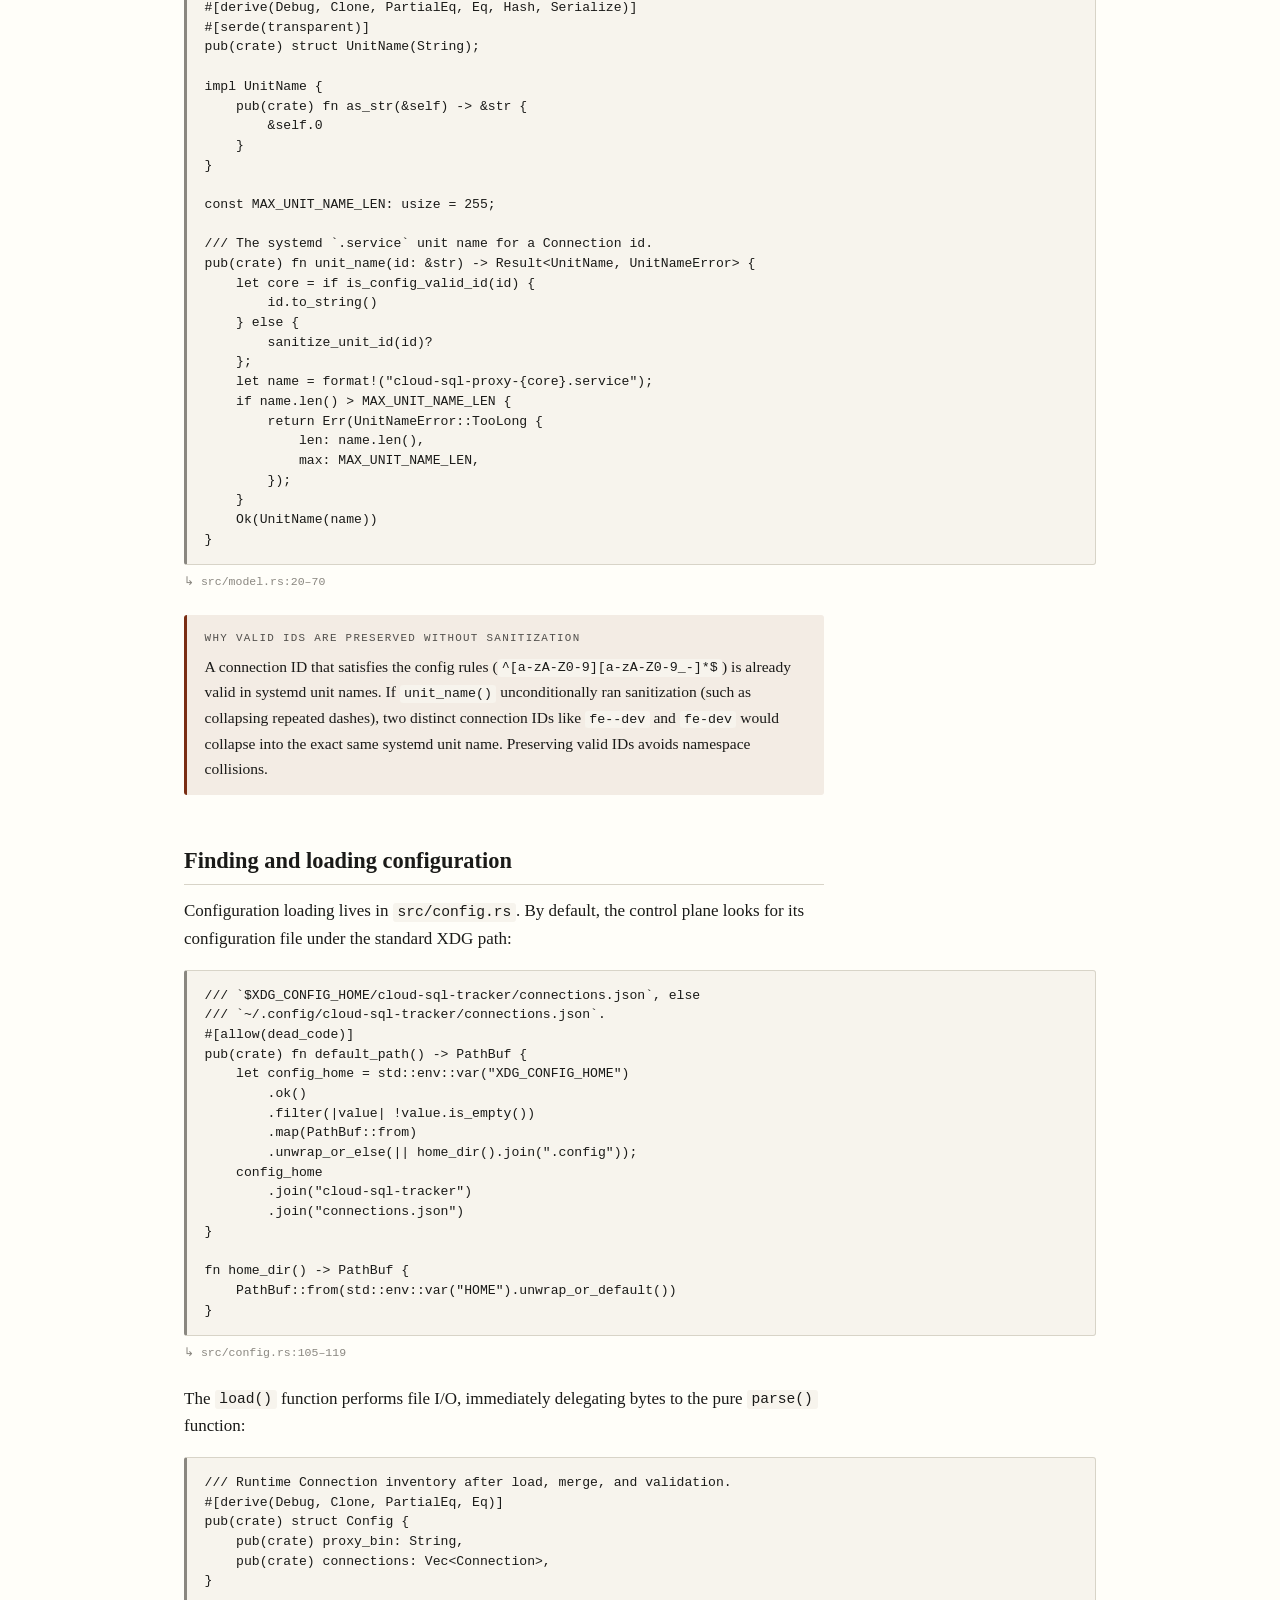
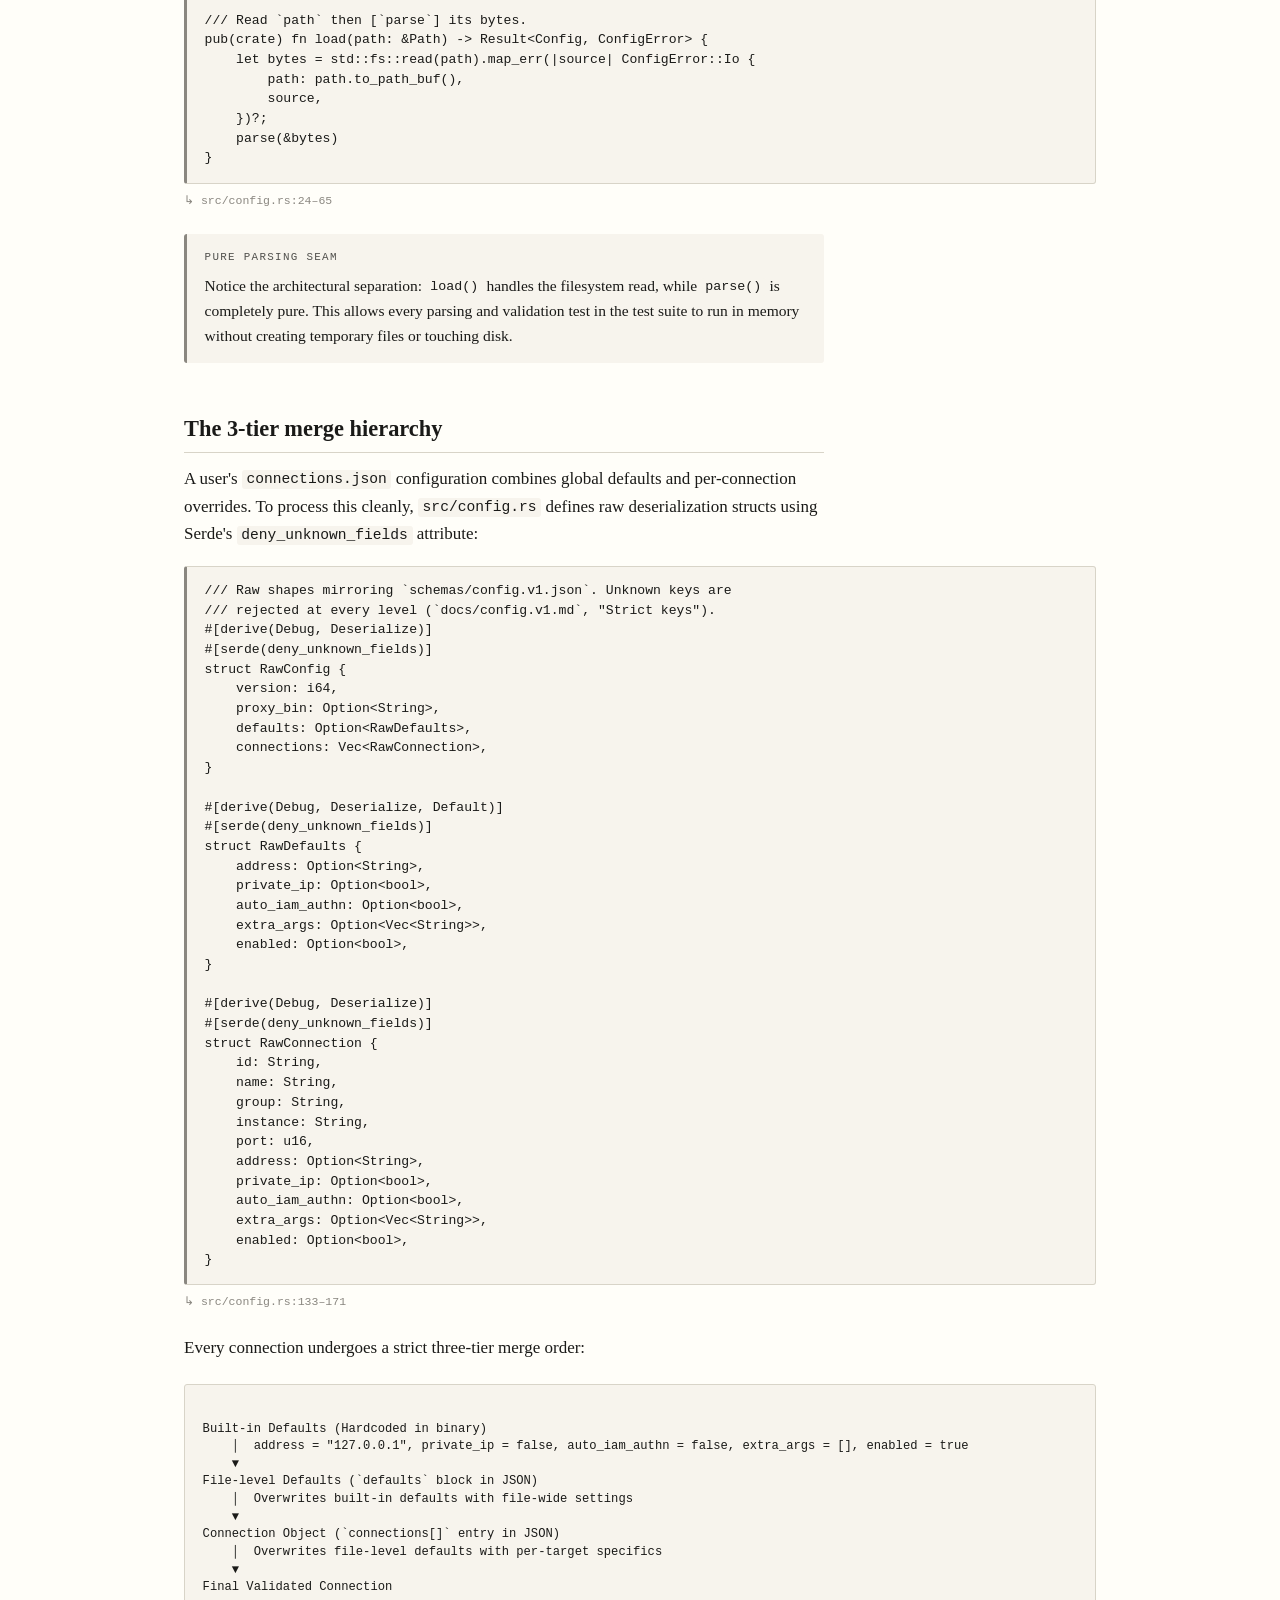
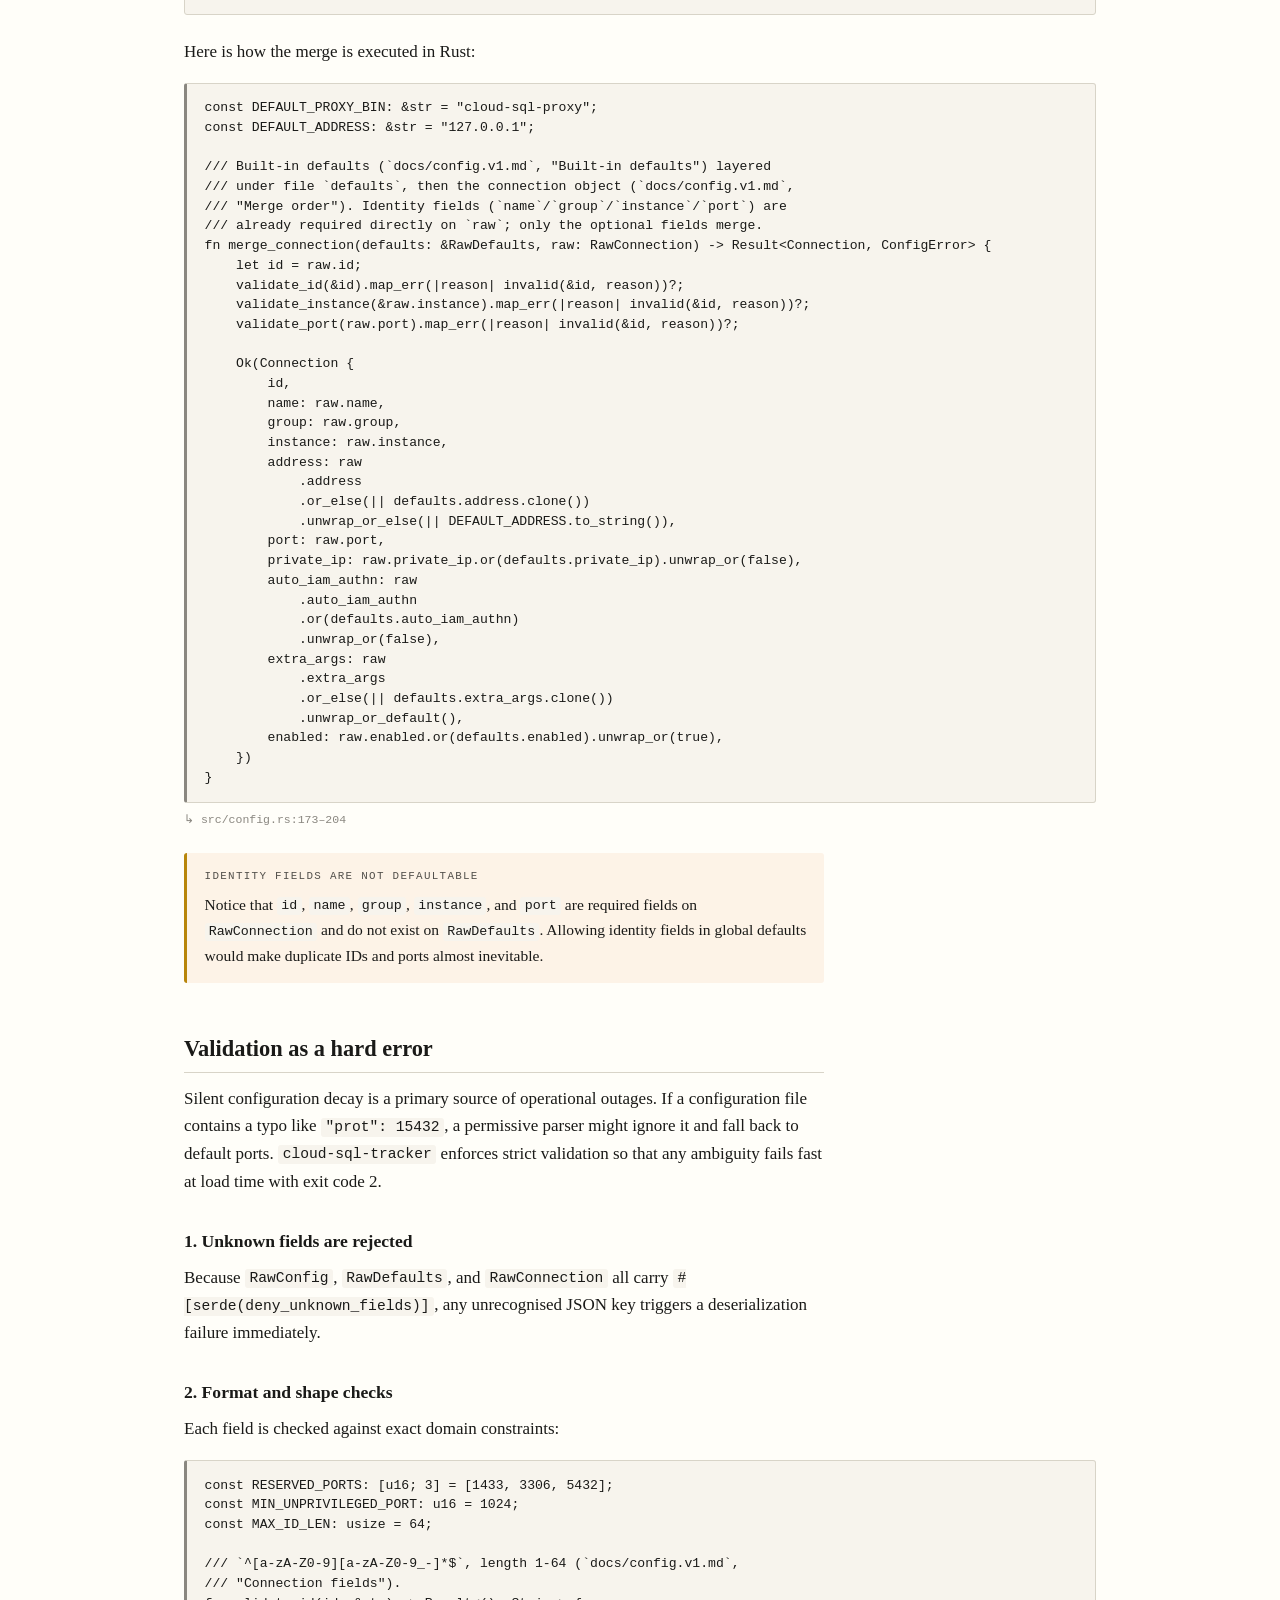
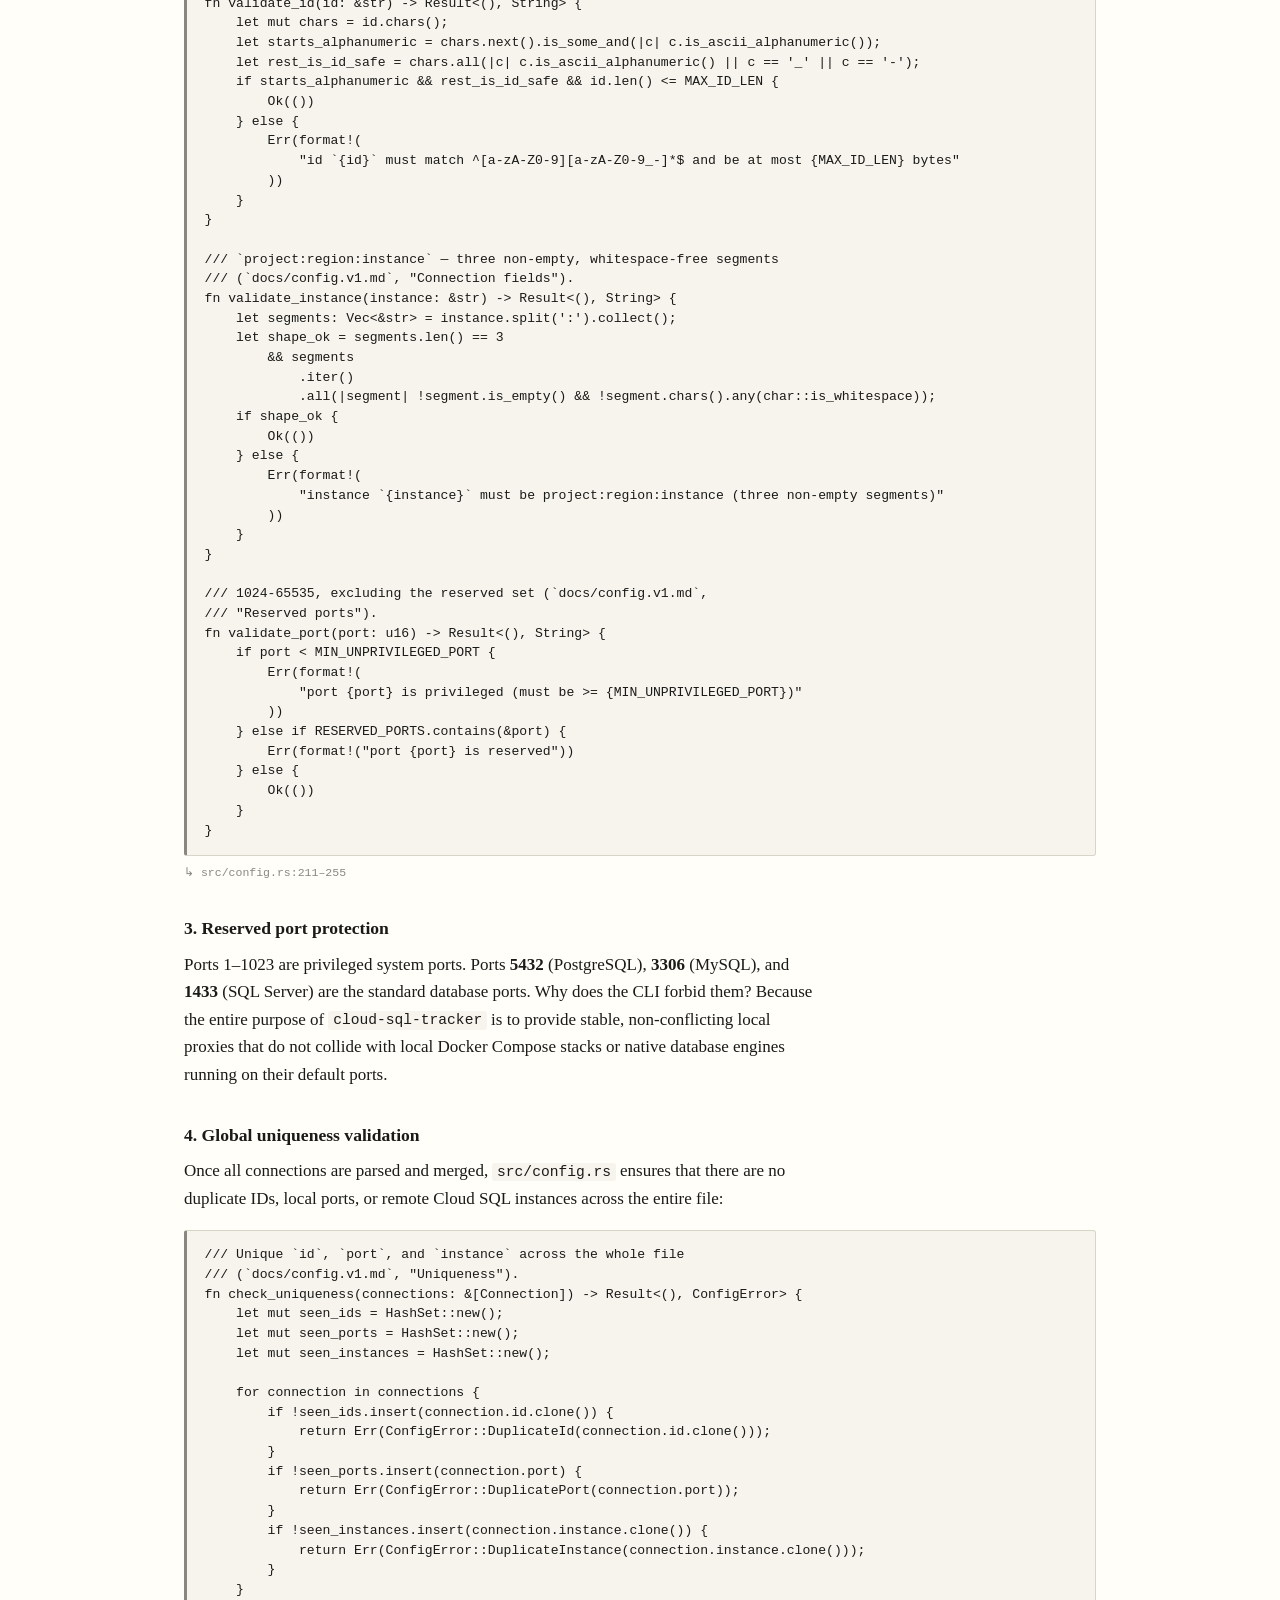
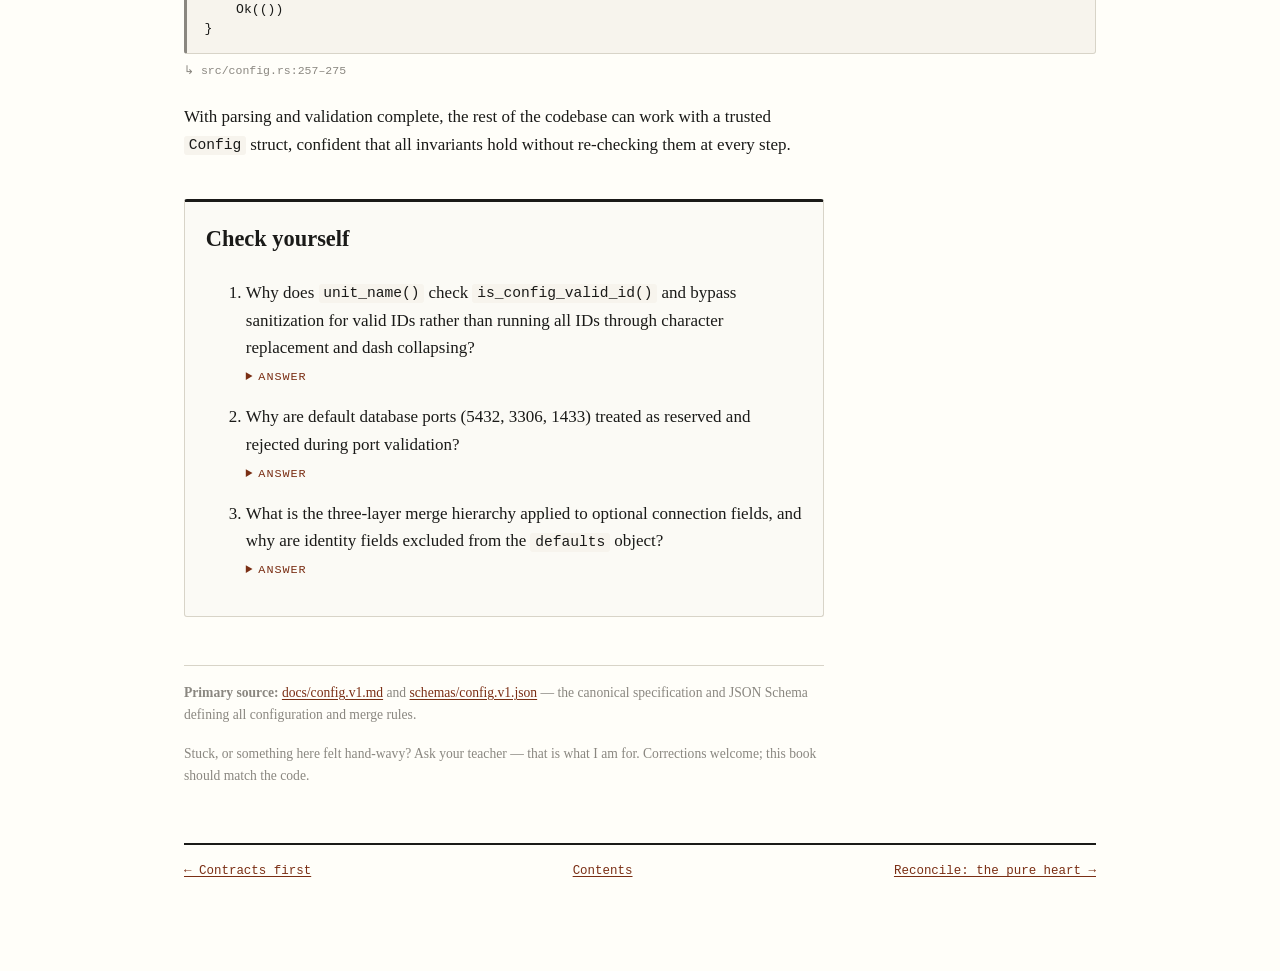
<file: learning/chapters/05-model-and-config.html>
<!DOCTYPE html>
<html lang="en">
<head>
<meta charset="utf-8">
<meta name="viewport" content="width=device-width, initial-scale=1">
<title>05. The model and the config — cloud-sql-tracker</title>
<link rel="stylesheet" href="../assets/textbook.css">
</head>
<body>

<p class="crumb"><a href="../index.html">Contents</a> &rsaquo; Part II &rsaquo; Chapter 05</p>

<header class="book-head">
  <p class="kicker">Chapter 05 &middot; Part II</p>
  <h1>The model and the config</h1>
  <p class="lede">Data types establish our shared domain vocabulary; strict parsing and layered validation guarantee that invalid configuration never reaches the runtime.</p>
</header>

<h2>Types before behavior</h2>

<p>Every long-lived program develops a vocabulary. In poorly structured software, that vocabulary lives in ad-hoc strings, loose tuples, and scattered dictionary lookups. In <code>cloud-sql-tracker</code>, the vocabulary lives in <code>src/model.rs</code> as distinct Rust structs and enums.</p>

<p>As established in <a href="02-the-language.html">Chapter 02</a>, domain terms like <a href="../reference/glossary.html#connection">Connection</a>, <a href="../reference/glossary.html#health-state">Health state</a>, and <a href="../reference/glossary.html#unit">Unit</a> are not loose abstractions. They are concrete types. <code>src/model.rs</code> contains no I/O, no network calls, and no CLI parsing logic. It is the single place in the codebase that pairs internal Rust data structures with their serialized wire representations.</p>

<pre><code>/// One configured Cloud SQL instance plus its fixed local listen endpoint.
///
/// Fields after config merge (`docs/config.v1.md`, "Connection fields").
#[derive(Debug, Clone, PartialEq, Eq)]
pub(crate) struct Connection {
    pub(crate) id: String,
    pub(crate) name: String,
    pub(crate) group: String,
    pub(crate) instance: String,
    pub(crate) address: String,
    pub(crate) port: u16,
    pub(crate) private_ip: bool,
    pub(crate) auto_iam_authn: bool,
    pub(crate) extra_args: Vec<String>,
    pub(crate) enabled: bool,
}</code></pre>
<p class="src">src/model.rs:153–165</p>

<div class="pure">
  <span class="label">Pure Model Boundary</span>
  <p>The <code>Connection</code> struct represents a fully validated, post-merge configuration target. Notice that every field is concrete—there are no optional values here. Missing optional fields from the user's config file have already been resolved into concrete defaults before a <code>Connection</code> instance is constructed.</p>
</div>

<p>The model also defines the orthogonal enums that express runtime observation and reporting:</p>

<pre><code>/// A Connection's health, produced by Reconcile (`docs/reconcile.v1.md`).
///
/// Serializes to the Status document's lowercase `state` strings
/// (`docs/status-document.v1.md`, "`state` (Health state)").
#[derive(Debug, Clone, Copy, PartialEq, Eq, Serialize)]
#[serde(rename_all = "lowercase")]
pub(crate) enum HealthState {
    Stopped,
    Starting,
    Running,
    Error,
}

/// Process ownership signal, orthogonal to [`HealthState`].
///
/// Only `unit` | `none` in v1 — there is no `orphan` Source
/// (`CONTEXT.md`, "Source"; `docs/status-document.v1.md`, "source").
///
/// Serializes to the Status document's lowercase `source` strings
/// (`docs/status-document.v1.md`, "`source` (ownership)").
#[derive(Debug, Clone, Copy, PartialEq, Eq, Serialize)]
#[serde(rename_all = "lowercase")]
pub(crate) enum Source {
    /// Process is the MainPID of our expected user Unit.
    Unit,
    /// No managed Unit process attributed.
    None,
}</code></pre>
<p class="src">src/model.rs:172–198</p>

<p>By separating <a href="../reference/glossary.html#health-state">HealthState</a> from <a href="../reference/glossary.html#source">Source</a>, the system avoids conflating <em>what the process is doing</em> (healthy TCP connection vs crash) with <em>who owns it</em> (our managed unit vs an unmanaged process). These types feed directly into the <a href="../reference/glossary.html#status-document">StatusDocument</a> structure:</p>

<pre><code>/// One `connections[]` element of the Status document.
#[derive(Debug, Clone, PartialEq, Eq, Serialize)]
pub(crate) struct StatusRow {
    pub(crate) id: String,
    pub(crate) name: String,
    pub(crate) group: String,
    pub(crate) instance: String,
    pub(crate) address: String,
    pub(crate) port: u16,
    pub(crate) private_ip: bool,
    pub(crate) enabled: bool,
    pub(crate) state: HealthState,
    pub(crate) source: Source,
    pub(crate) pid: Option<u32>,
    pub(crate) unit: Option<UnitName>,
    pub(crate) port_open: bool,
    pub(crate) uptime_sec: Option<u64>,
    pub(crate) error: Option<StatusError>,
}

/// The `status --json` document (`docs/status-document.v1.md`).
#[derive(Debug, Clone, PartialEq, Eq, Serialize)]
pub(crate) struct StatusDocument {
    pub(crate) version: u32,
    pub(crate) ts: String,
    pub(crate) cli_version: String,
    pub(crate) running: u32,
    pub(crate) starting: u32,
    pub(crate) error: u32,
    pub(crate) stopped: u32,
    pub(crate) total: u32,
    pub(crate) groups: std::collections::BTreeMap&lt;String, GroupCounts&gt;,
    pub(crate) connections: Vec&lt;StatusRow&gt;,
}</code></pre>
<p class="src">src/model.rs:265–307</p>

<h2>Naming systemd units safely</h2>

<p>On Linux, systemd supervises background services using <strong>units</strong>—configuration entities that represent processes, sockets, or devices. A <strong>transient unit</strong> is a service unit created dynamically at runtime via systemd's D-Bus API rather than loaded from a static file on disk.</p>

<p>Every connection managed by the CLI corresponds to one transient systemd user service named <code>cloud-sql-proxy-&lt;id&gt;.service</code>. To ensure that unit names are assembled consistently across all modules, <code>src/model.rs</code> encapsulates this logic in a transparent newtype, <code>UnitName</code>:</p>

<pre><code>/// The systemd `--user` unit name for one Connection's managed Proxy process.
///
/// Always `cloud-sql-proxy-&lt;sanitized-id&gt;.service`. `supervisor`, `journal`,
/// and the Status `unit` field all go through [`unit_name`] so the string is
/// assembled in exactly one place.
///
/// `#[serde(transparent)]`: a `UnitName` is always a plain string on the
/// wire (e.g. the Status document's `unit` field) — never the newtype
/// wrapper.
#[derive(Debug, Clone, PartialEq, Eq, Hash, Serialize)]
#[serde(transparent)]
pub(crate) struct UnitName(String);

impl UnitName {
    pub(crate) fn as_str(&amp;self) -&gt; &amp;str {
        &amp;self.0
    }
}

const MAX_UNIT_NAME_LEN: usize = 255;

/// The systemd `.service` unit name for a Connection id.
pub(crate) fn unit_name(id: &amp;str) -&gt; Result&lt;UnitName, UnitNameError&gt; {
    let core = if is_config_valid_id(id) {
        id.to_string()
    } else {
        sanitize_unit_id(id)?
    };
    let name = format!("cloud-sql-proxy-{core}.service");
    if name.len() &gt; MAX_UNIT_NAME_LEN {
        return Err(UnitNameError::TooLong {
            len: name.len(),
            max: MAX_UNIT_NAME_LEN,
        });
    }
    Ok(UnitName(name))
}</code></pre>
<p class="src">src/model.rs:20–70</p>

<div class="why">
  <span class="label">Why valid IDs are preserved without sanitization</span>
  <p>A connection ID that satisfies the config rules (<code>^[a-zA-Z0-9][a-zA-Z0-9_-]*$</code>) is already valid in systemd unit names. If <code>unit_name()</code> unconditionally ran sanitization (such as collapsing repeated dashes), two distinct connection IDs like <code>fe--dev</code> and <code>fe-dev</code> would collapse into the exact same systemd unit name. Preserving valid IDs avoids namespace collisions.</p>
</div>

<h2>Finding and loading configuration</h2>

<p>Configuration loading lives in <code>src/config.rs</code>. By default, the control plane looks for its configuration file under the standard XDG path:</p>

<pre><code>/// `$XDG_CONFIG_HOME/cloud-sql-tracker/connections.json`, else
/// `~/.config/cloud-sql-tracker/connections.json`.
#[allow(dead_code)]
pub(crate) fn default_path() -&gt; PathBuf {
    let config_home = std::env::var("XDG_CONFIG_HOME")
        .ok()
        .filter(|value| !value.is_empty())
        .map(PathBuf::from)
        .unwrap_or_else(|| home_dir().join(".config"));
    config_home
        .join("cloud-sql-tracker")
        .join("connections.json")
}

fn home_dir() -&gt; PathBuf {
    PathBuf::from(std::env::var("HOME").unwrap_or_default())
}</code></pre>
<p class="src">src/config.rs:105–119</p>

<p>The <code>load()</code> function performs file I/O, immediately delegating bytes to the pure <code>parse()</code> function:</p>

<pre><code>/// Runtime Connection inventory after load, merge, and validation.
#[derive(Debug, Clone, PartialEq, Eq)]
pub(crate) struct Config {
    pub(crate) proxy_bin: String,
    pub(crate) connections: Vec&lt;Connection&gt;,
}

/// Read `path` then [`parse`] its bytes.
pub(crate) fn load(path: &amp;Path) -&gt; Result&lt;Config, ConfigError&gt; {
    let bytes = std::fs::read(path).map_err(|source| ConfigError::Io {
        path: path.to_path_buf(),
        source,
    })?;
    parse(&amp;bytes)
}</code></pre>
<p class="src">src/config.rs:24–65</p>

<div class="note">
  <span class="label">Pure Parsing Seam</span>
  <p>Notice the architectural separation: <code>load()</code> handles the filesystem read, while <code>parse()</code> is completely pure. This allows every parsing and validation test in the test suite to run in memory without creating temporary files or touching disk.</p>
</div>

<h2>The 3-tier merge hierarchy</h2>

<p>A user's <code>connections.json</code> configuration combines global defaults and per-connection overrides. To process this cleanly, <code>src/config.rs</code> defines raw deserialization structs using Serde's <code>deny_unknown_fields</code> attribute:</p>

<pre><code>/// Raw shapes mirroring `schemas/config.v1.json`. Unknown keys are
/// rejected at every level (`docs/config.v1.md`, "Strict keys").
#[derive(Debug, Deserialize)]
#[serde(deny_unknown_fields)]
struct RawConfig {
    version: i64,
    proxy_bin: Option&lt;String&gt;,
    defaults: Option&lt;RawDefaults&gt;,
    connections: Vec&lt;RawConnection&gt;,
}

#[derive(Debug, Deserialize, Default)]
#[serde(deny_unknown_fields)]
struct RawDefaults {
    address: Option&lt;String&gt;,
    private_ip: Option&lt;bool&gt;,
    auto_iam_authn: Option&lt;bool&gt;,
    extra_args: Option&lt;Vec&lt;String&gt;&gt;,
    enabled: Option&lt;bool&gt;,
}

#[derive(Debug, Deserialize)]
#[serde(deny_unknown_fields)]
struct RawConnection {
    id: String,
    name: String,
    group: String,
    instance: String,
    port: u16,
    address: Option&lt;String&gt;,
    private_ip: Option&lt;bool&gt;,
    auto_iam_authn: Option&lt;bool&gt;,
    extra_args: Option&lt;Vec&lt;String&gt;&gt;,
    enabled: Option&lt;bool&gt;,
}</code></pre>
<p class="src">src/config.rs:133–171</p>

<p>Every connection undergoes a strict three-tier merge order:</p>

<div class="diagram">
Built-in Defaults (Hardcoded in binary)
    │  address = "127.0.0.1", private_ip = false, auto_iam_authn = false, extra_args = [], enabled = true
    ▼
File-level Defaults (`defaults` block in JSON)
    │  Overwrites built-in defaults with file-wide settings
    ▼
Connection Object (`connections[]` entry in JSON)
    │  Overwrites file-level defaults with per-target specifics
    ▼
Final Validated Connection
</div>

<p>Here is how the merge is executed in Rust:</p>

<pre><code>const DEFAULT_PROXY_BIN: &amp;str = "cloud-sql-proxy";
const DEFAULT_ADDRESS: &amp;str = "127.0.0.1";

/// Built-in defaults (`docs/config.v1.md`, "Built-in defaults") layered
/// under file `defaults`, then the connection object (`docs/config.v1.md`,
/// "Merge order"). Identity fields (`name`/`group`/`instance`/`port`) are
/// already required directly on `raw`; only the optional fields merge.
fn merge_connection(defaults: &amp;RawDefaults, raw: RawConnection) -&gt; Result&lt;Connection, ConfigError&gt; {
    let id = raw.id;
    validate_id(&amp;id).map_err(|reason| invalid(&amp;id, reason))?;
    validate_instance(&amp;raw.instance).map_err(|reason| invalid(&amp;id, reason))?;
    validate_port(raw.port).map_err(|reason| invalid(&amp;id, reason))?;

    Ok(Connection {
        id,
        name: raw.name,
        group: raw.group,
        instance: raw.instance,
        address: raw
            .address
            .or_else(|| defaults.address.clone())
            .unwrap_or_else(|| DEFAULT_ADDRESS.to_string()),
        port: raw.port,
        private_ip: raw.private_ip.or(defaults.private_ip).unwrap_or(false),
        auto_iam_authn: raw
            .auto_iam_authn
            .or(defaults.auto_iam_authn)
            .unwrap_or(false),
        extra_args: raw
            .extra_args
            .or_else(|| defaults.extra_args.clone())
            .unwrap_or_default(),
        enabled: raw.enabled.or(defaults.enabled).unwrap_or(true),
    })
}</code></pre>
<p class="src">src/config.rs:173–204</p>

<div class="trap">
  <span class="label">Identity Fields Are Not Defaultable</span>
  <p>Notice that <code>id</code>, <code>name</code>, <code>group</code>, <code>instance</code>, and <code>port</code> are required fields on <code>RawConnection</code> and do not exist on <code>RawDefaults</code>. Allowing identity fields in global defaults would make duplicate IDs and ports almost inevitable.</p>
</div>

<h2>Validation as a hard error</h2>

<p>Silent configuration decay is a primary source of operational outages. If a configuration file contains a typo like <code>"prot": 15432</code>, a permissive parser might ignore it and fall back to default ports. <code>cloud-sql-tracker</code> enforces strict validation so that any ambiguity fails fast at load time with exit code 2.</p>

<h3>1. Unknown fields are rejected</h3>
<p>Because <code>RawConfig</code>, <code>RawDefaults</code>, and <code>RawConnection</code> all carry <code>#[serde(deny_unknown_fields)]</code>, any unrecognised JSON key triggers a deserialization failure immediately.</p>

<h3>2. Format and shape checks</h3>
<p>Each field is checked against exact domain constraints:</p>

<pre><code>const RESERVED_PORTS: [u16; 3] = [1433, 3306, 5432];
const MIN_UNPRIVILEGED_PORT: u16 = 1024;
const MAX_ID_LEN: usize = 64;

/// `^[a-zA-Z0-9][a-zA-Z0-9_-]*$`, length 1-64 (`docs/config.v1.md`,
/// "Connection fields").
fn validate_id(id: &amp;str) -&gt; Result&lt;(), String&gt; {
    let mut chars = id.chars();
    let starts_alphanumeric = chars.next().is_some_and(|c| c.is_ascii_alphanumeric());
    let rest_is_id_safe = chars.all(|c| c.is_ascii_alphanumeric() || c == '_' || c == '-');
    if starts_alphanumeric && rest_is_id_safe && id.len() &lt;= MAX_ID_LEN {
        Ok(())
    } else {
        Err(format!(
            "id `{id}` must match ^[a-zA-Z0-9][a-zA-Z0-9_-]*$ and be at most {MAX_ID_LEN} bytes"
        ))
    }
}

/// `project:region:instance` — three non-empty, whitespace-free segments
/// (`docs/config.v1.md`, "Connection fields").
fn validate_instance(instance: &amp;str) -&gt; Result&lt;(), String&gt; {
    let segments: Vec&lt;&amp;str&gt; = instance.split(':').collect();
    let shape_ok = segments.len() == 3
        && segments
            .iter()
            .all(|segment| !segment.is_empty() &amp;&amp; !segment.chars().any(char::is_whitespace));
    if shape_ok {
        Ok(())
    } else {
        Err(format!(
            "instance `{instance}` must be project:region:instance (three non-empty segments)"
        ))
    }
}

/// 1024-65535, excluding the reserved set (`docs/config.v1.md`,
/// "Reserved ports").
fn validate_port(port: u16) -&gt; Result&lt;(), String&gt; {
    if port &lt; MIN_UNPRIVILEGED_PORT {
        Err(format!(
            "port {port} is privileged (must be &gt;= {MIN_UNPRIVILEGED_PORT})"
        ))
    } else if RESERVED_PORTS.contains(&amp;port) {
        Err(format!("port {port} is reserved"))
    } else {
        Ok(())
    }
}</code></pre>
<p class="src">src/config.rs:211–255</p>

<h3>3. Reserved port protection</h3>
<p>Ports 1–1023 are privileged system ports. Ports <strong>5432</strong> (PostgreSQL), <strong>3306</strong> (MySQL), and <strong>1433</strong> (SQL Server) are the standard database ports. Why does the CLI forbid them? Because the entire purpose of <code>cloud-sql-tracker</code> is to provide stable, non-conflicting local proxies that do not collide with local Docker Compose stacks or native database engines running on their default ports.</p>

<h3>4. Global uniqueness validation</h3>
<p>Once all connections are parsed and merged, <code>src/config.rs</code> ensures that there are no duplicate IDs, local ports, or remote Cloud SQL instances across the entire file:</p>

<pre><code>/// Unique `id`, `port`, and `instance` across the whole file
/// (`docs/config.v1.md`, "Uniqueness").
fn check_uniqueness(connections: &amp;[Connection]) -&gt; Result&lt;(), ConfigError&gt; {
    let mut seen_ids = HashSet::new();
    let mut seen_ports = HashSet::new();
    let mut seen_instances = HashSet::new();

    for connection in connections {
        if !seen_ids.insert(connection.id.clone()) {
            return Err(ConfigError::DuplicateId(connection.id.clone()));
        }
        if !seen_ports.insert(connection.port) {
            return Err(ConfigError::DuplicatePort(connection.port));
        }
        if !seen_instances.insert(connection.instance.clone()) {
            return Err(ConfigError::DuplicateInstance(connection.instance.clone()));
        }
    }
    Ok(())
}</code></pre>
<p class="src">src/config.rs:257–275</p>

<p>With parsing and validation complete, the rest of the codebase can work with a trusted <code>Config</code> struct, confident that all invariants hold without re-checking them at every step.</p>

<section class="check">
  <h2>Check yourself</h2>
  <ol>
    <li>Why does <code>unit_name()</code> check <code>is_config_valid_id()</code> and bypass sanitization for valid IDs rather than running all IDs through character replacement and dash collapsing?
      <details><summary>Answer</summary><p>A config-valid ID already meets all systemd naming requirements. Bypassing sanitization prevents distinct IDs like <code>a--b</code> and <code>a-b</code> from collapsing into the exact same systemd unit name and colliding.</p></details>
    </li>
    <li>Why are default database ports (5432, 3306, 1433) treated as reserved and rejected during port validation?
      <details><summary>Answer</summary><p>Rejecting default database ports prevents proxy endpoints from colliding with local Docker Compose containers or native database servers that developers frequently run on default standard ports.</p></details>
    </li>
    <li>What is the three-layer merge hierarchy applied to optional connection fields, and why are identity fields excluded from the <code>defaults</code> object?
      <details><summary>Answer</summary><p>Optional properties merge built-in defaults, then file-level <code>defaults</code>, then per-connection overrides. Identity fields like ID and port cannot be defaulted because each connection requires globally unique identity values.</p></details>
    </li>
  </ol>
</section>

<footer class="book-foot">
  <p><strong>Primary source:</strong> <a href="https://github.com/golgor/cloud-sql-tracker/blob/main/docs/config.v1.md">docs/config.v1.md</a> and <a href="https://github.com/golgor/cloud-sql-tracker/blob/main/schemas/config.v1.json">schemas/config.v1.json</a> — the canonical specification and JSON Schema defining all configuration and merge rules.</p>
  <p>Stuck, or something here felt hand-wavy? Ask your teacher — that is what I am for. Corrections welcome; this book should match the code.</p>
</footer>

<nav class="chapter-nav">
  <a href="04-contracts-first.html">&larr; Contracts first</a>
  <a href="../index.html">Contents</a>
  <a href="06-reconcile.html">Reconcile: the pure heart &rarr;</a>
</nav>

</body>
</html>
</file>
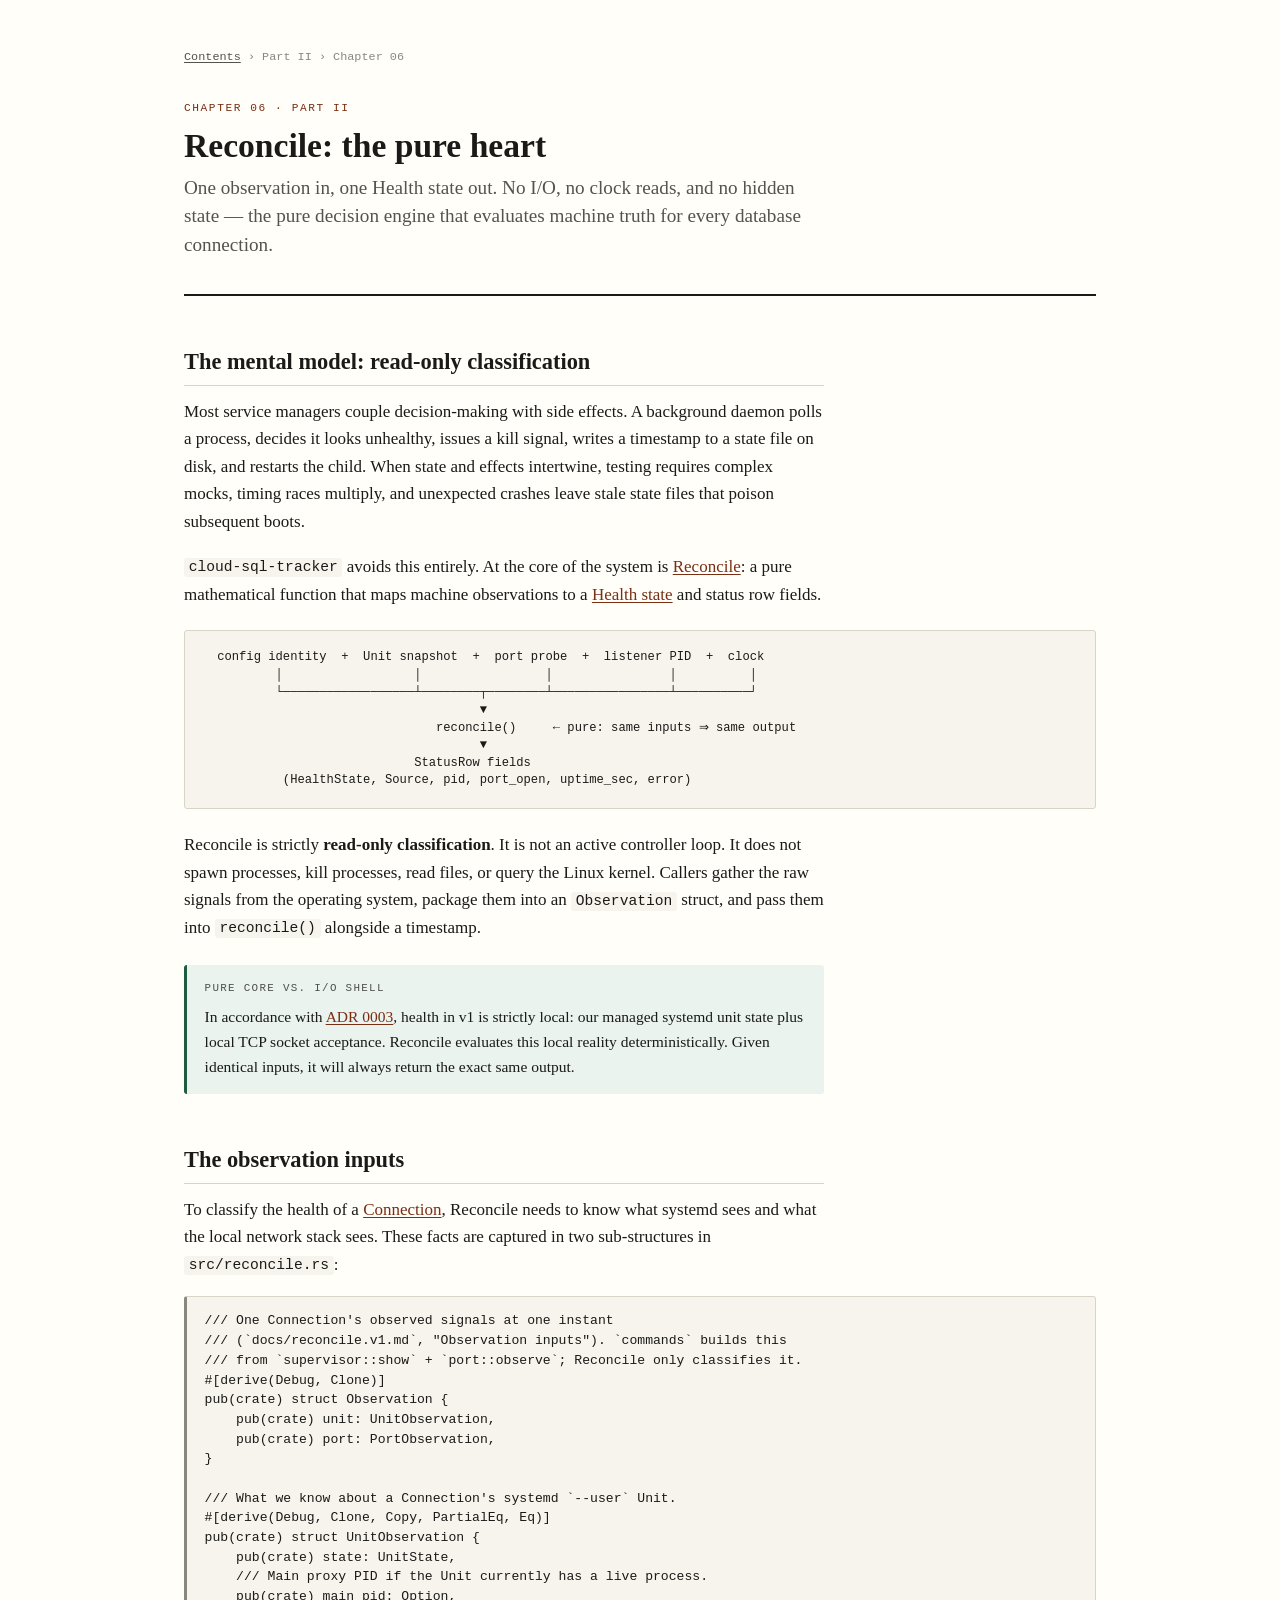
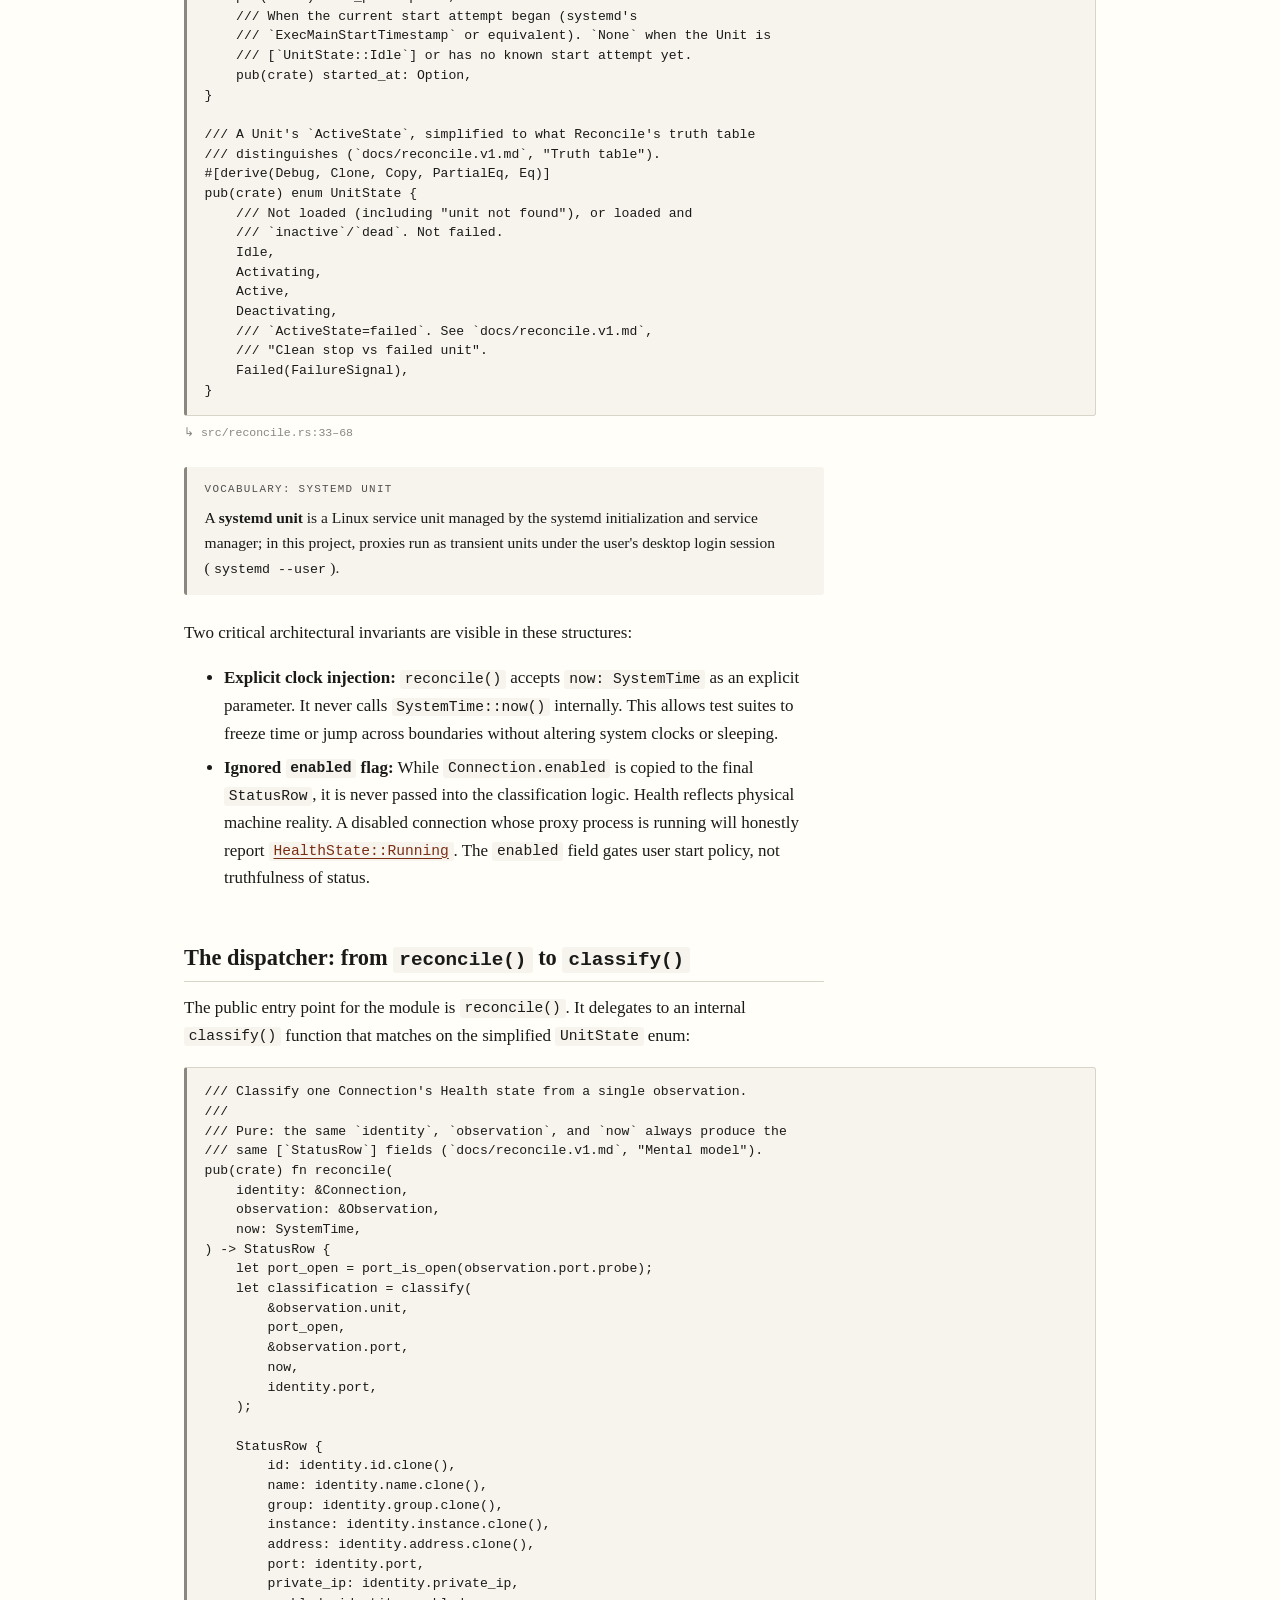
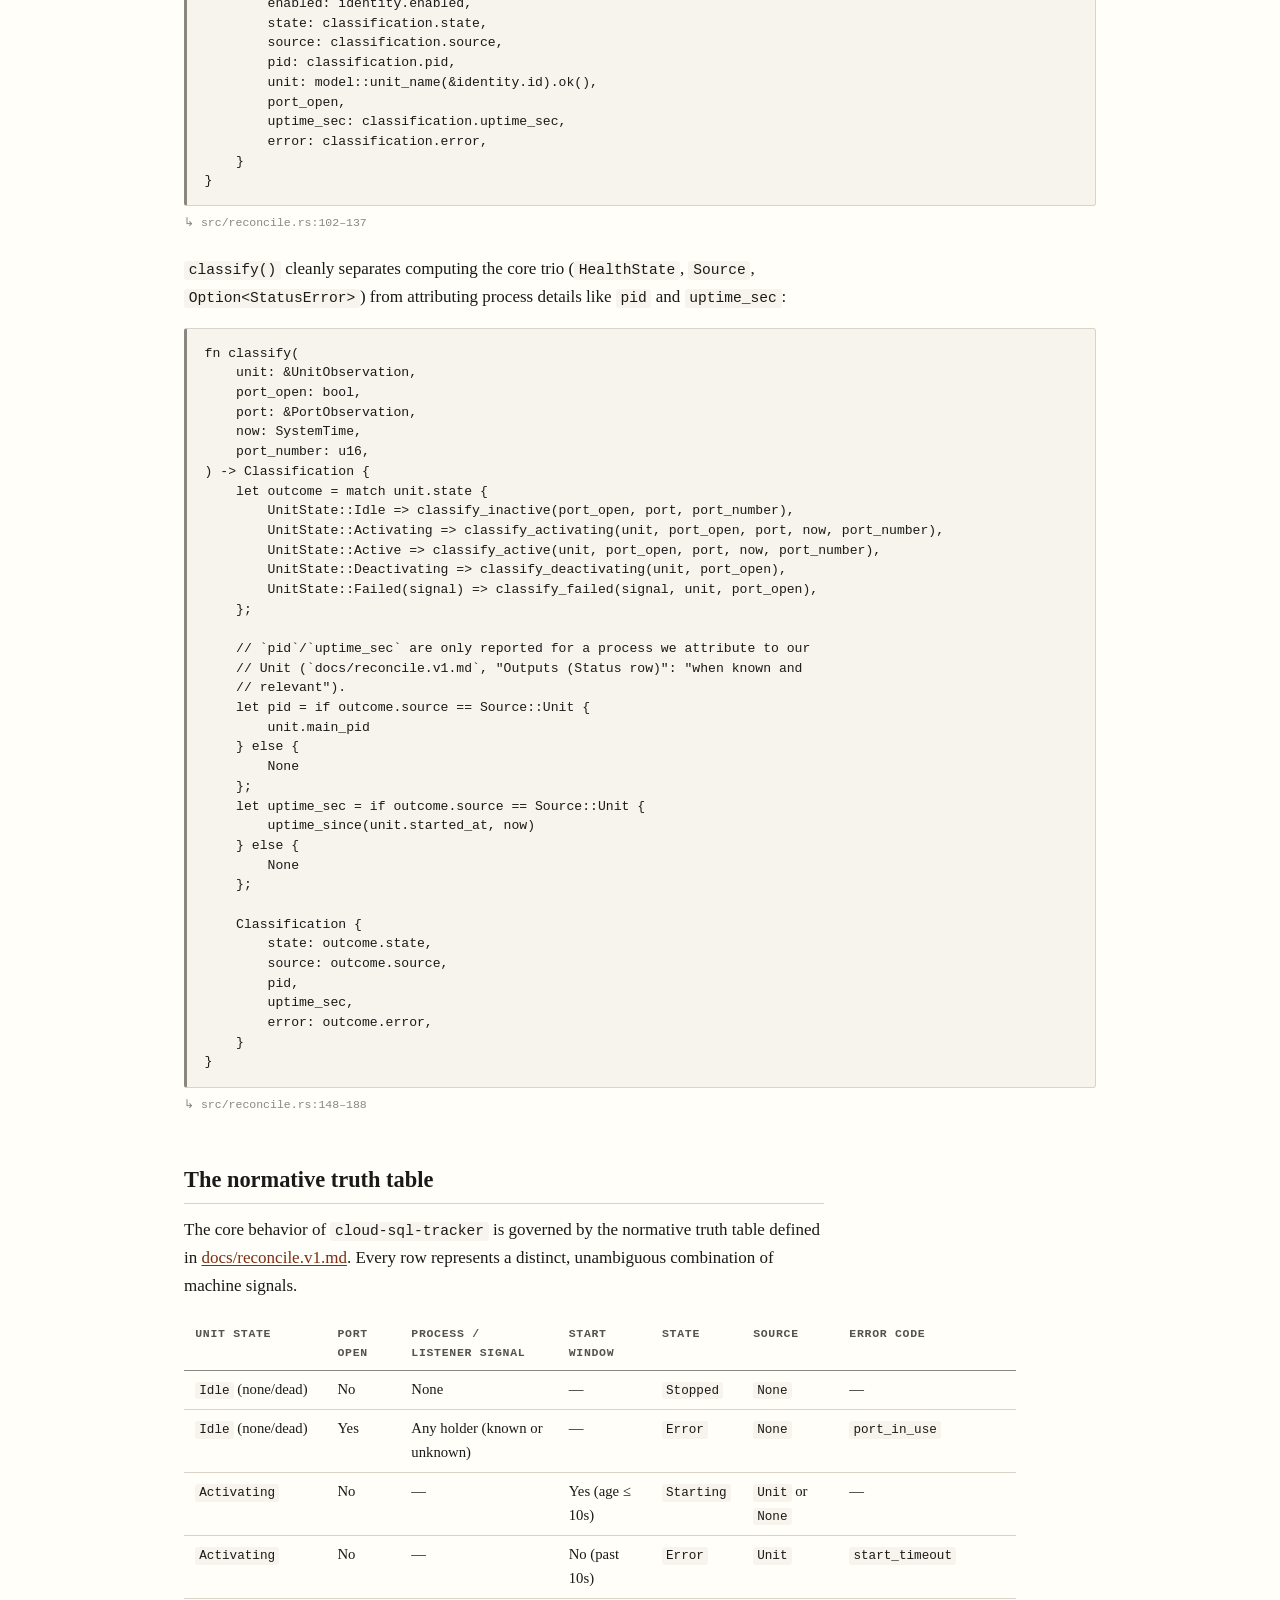
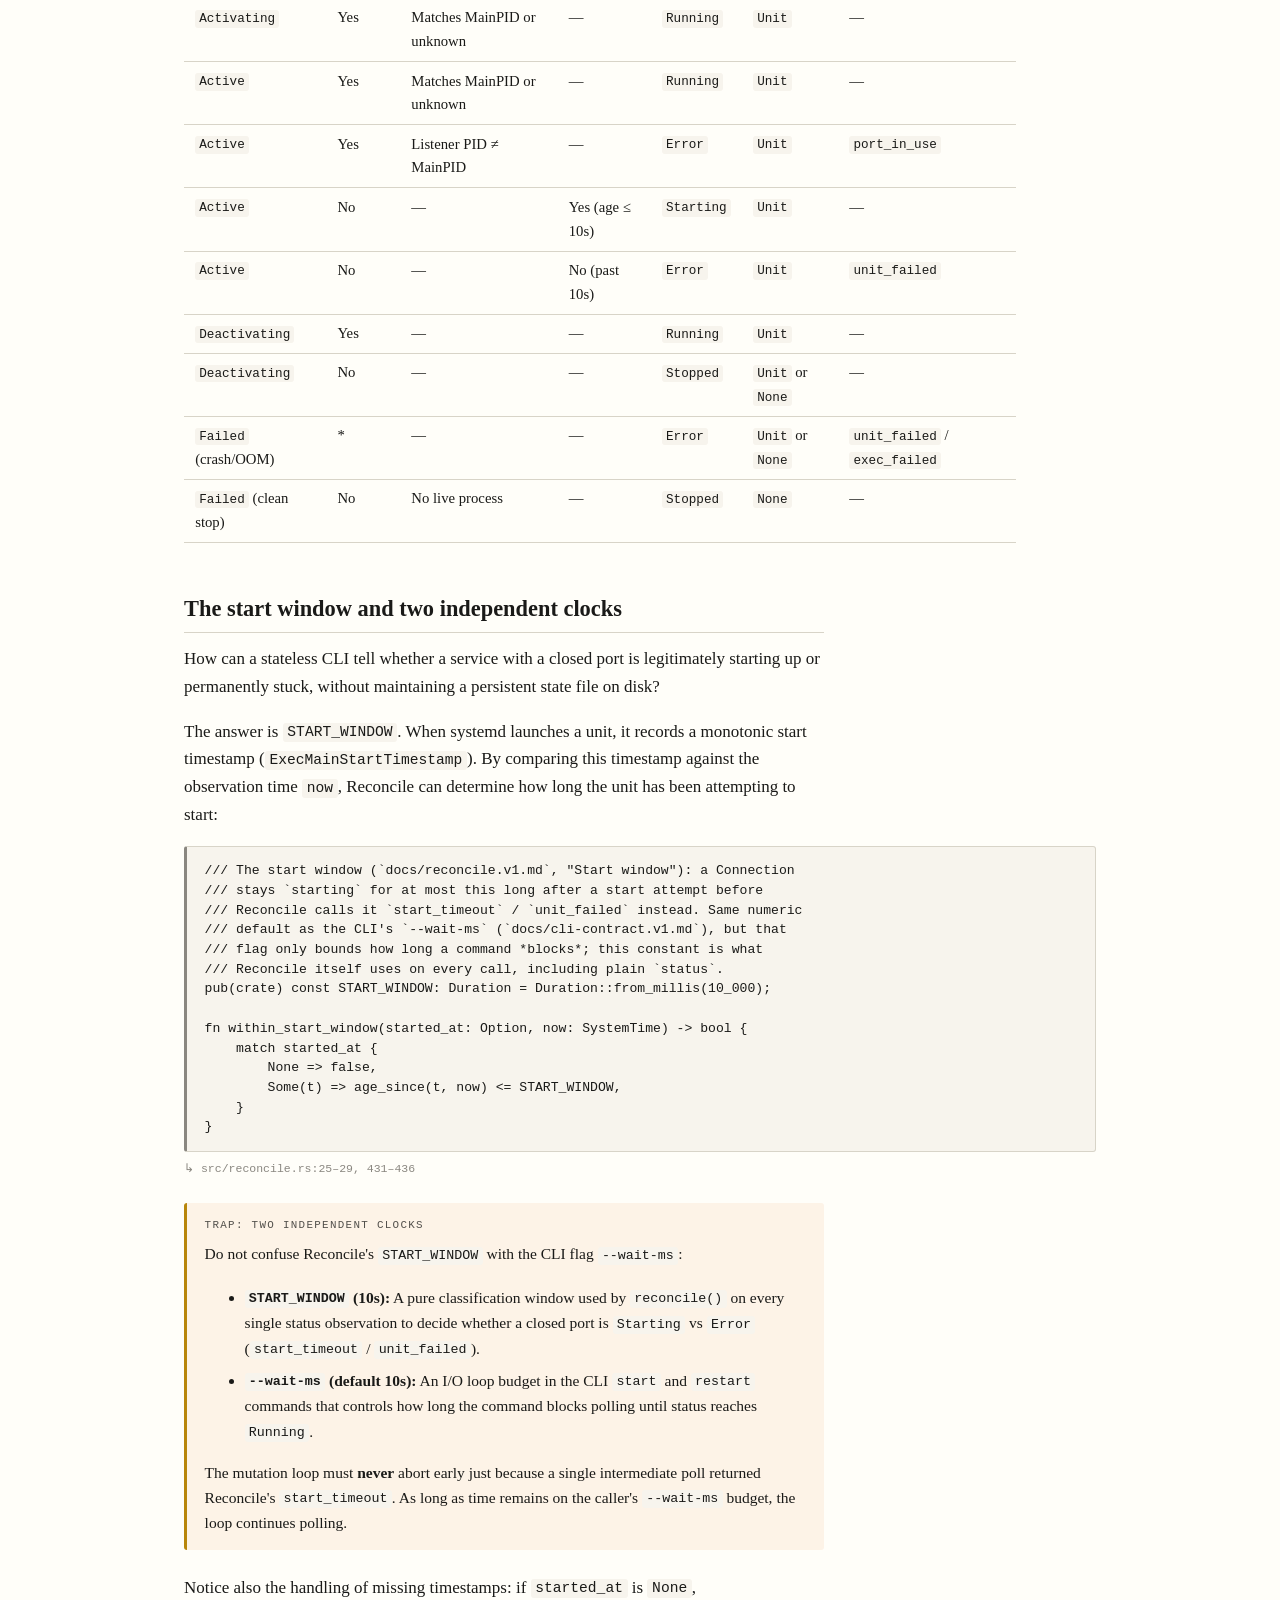
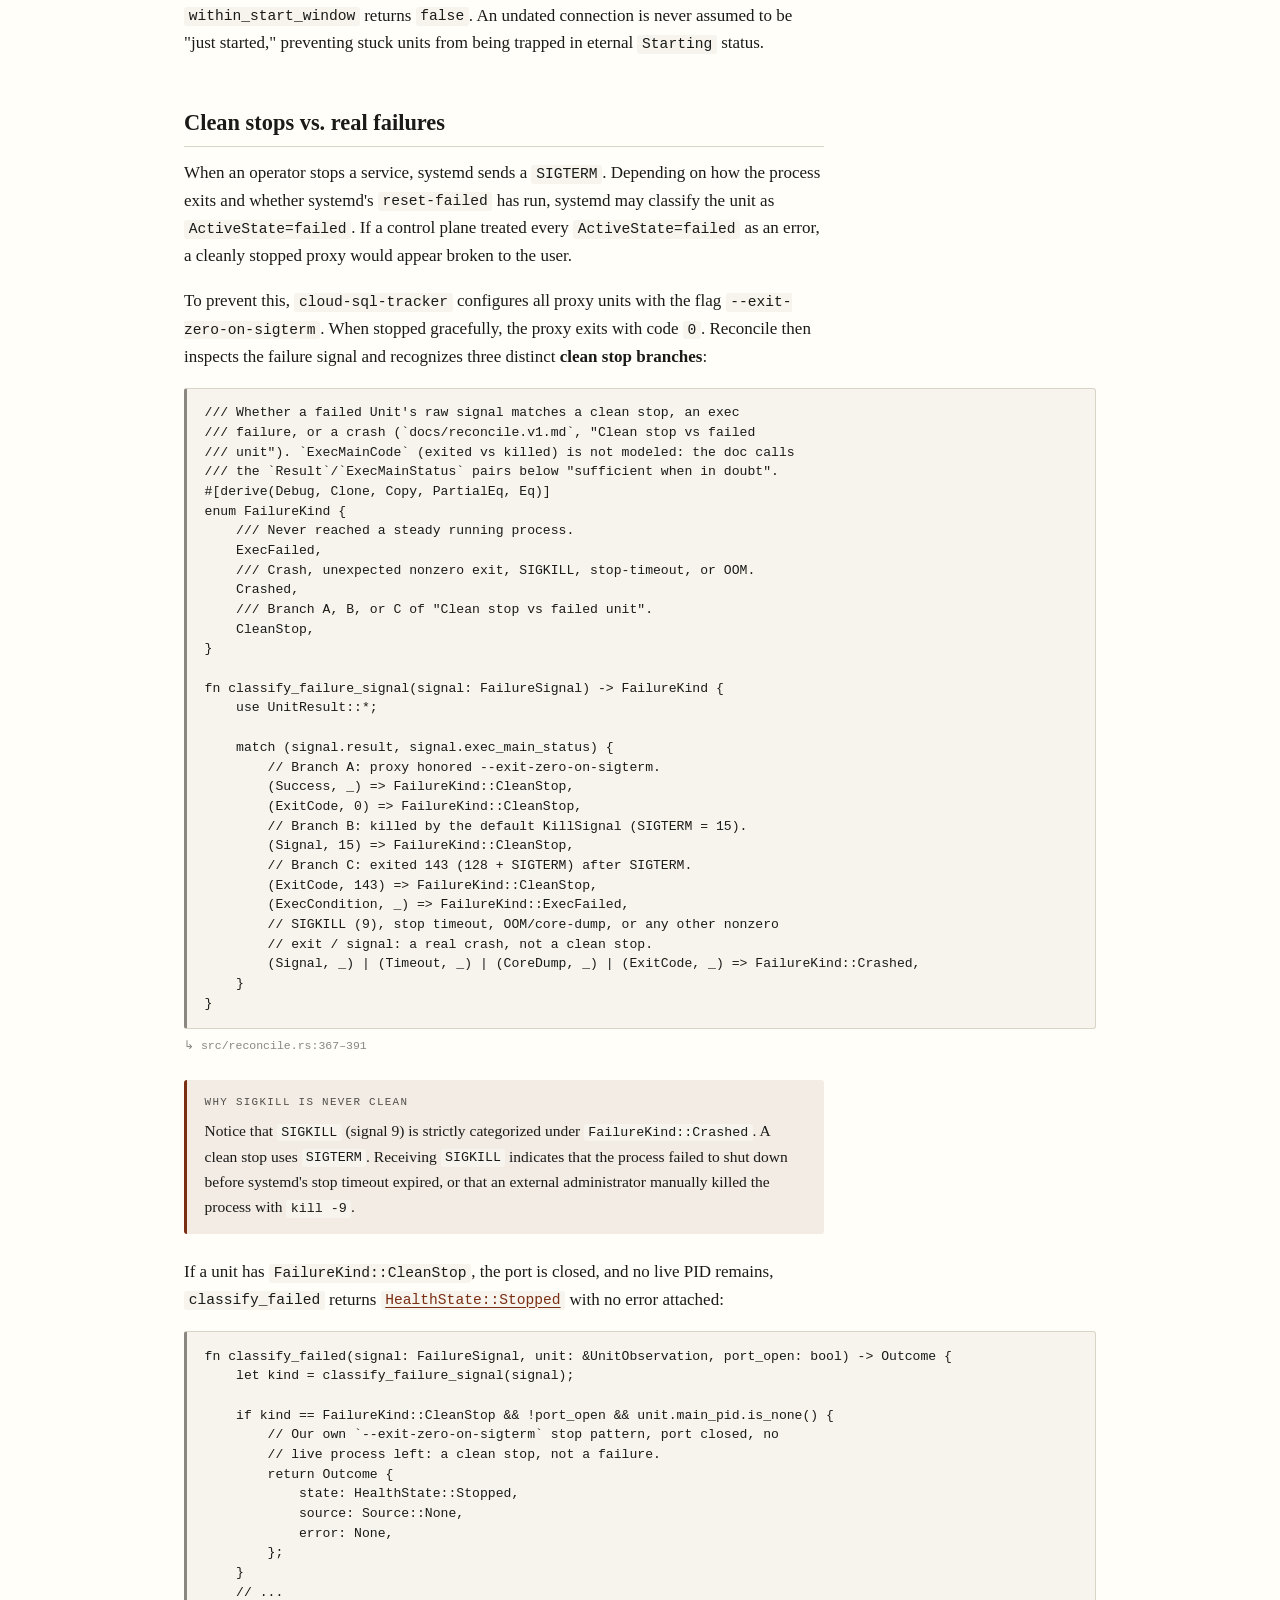
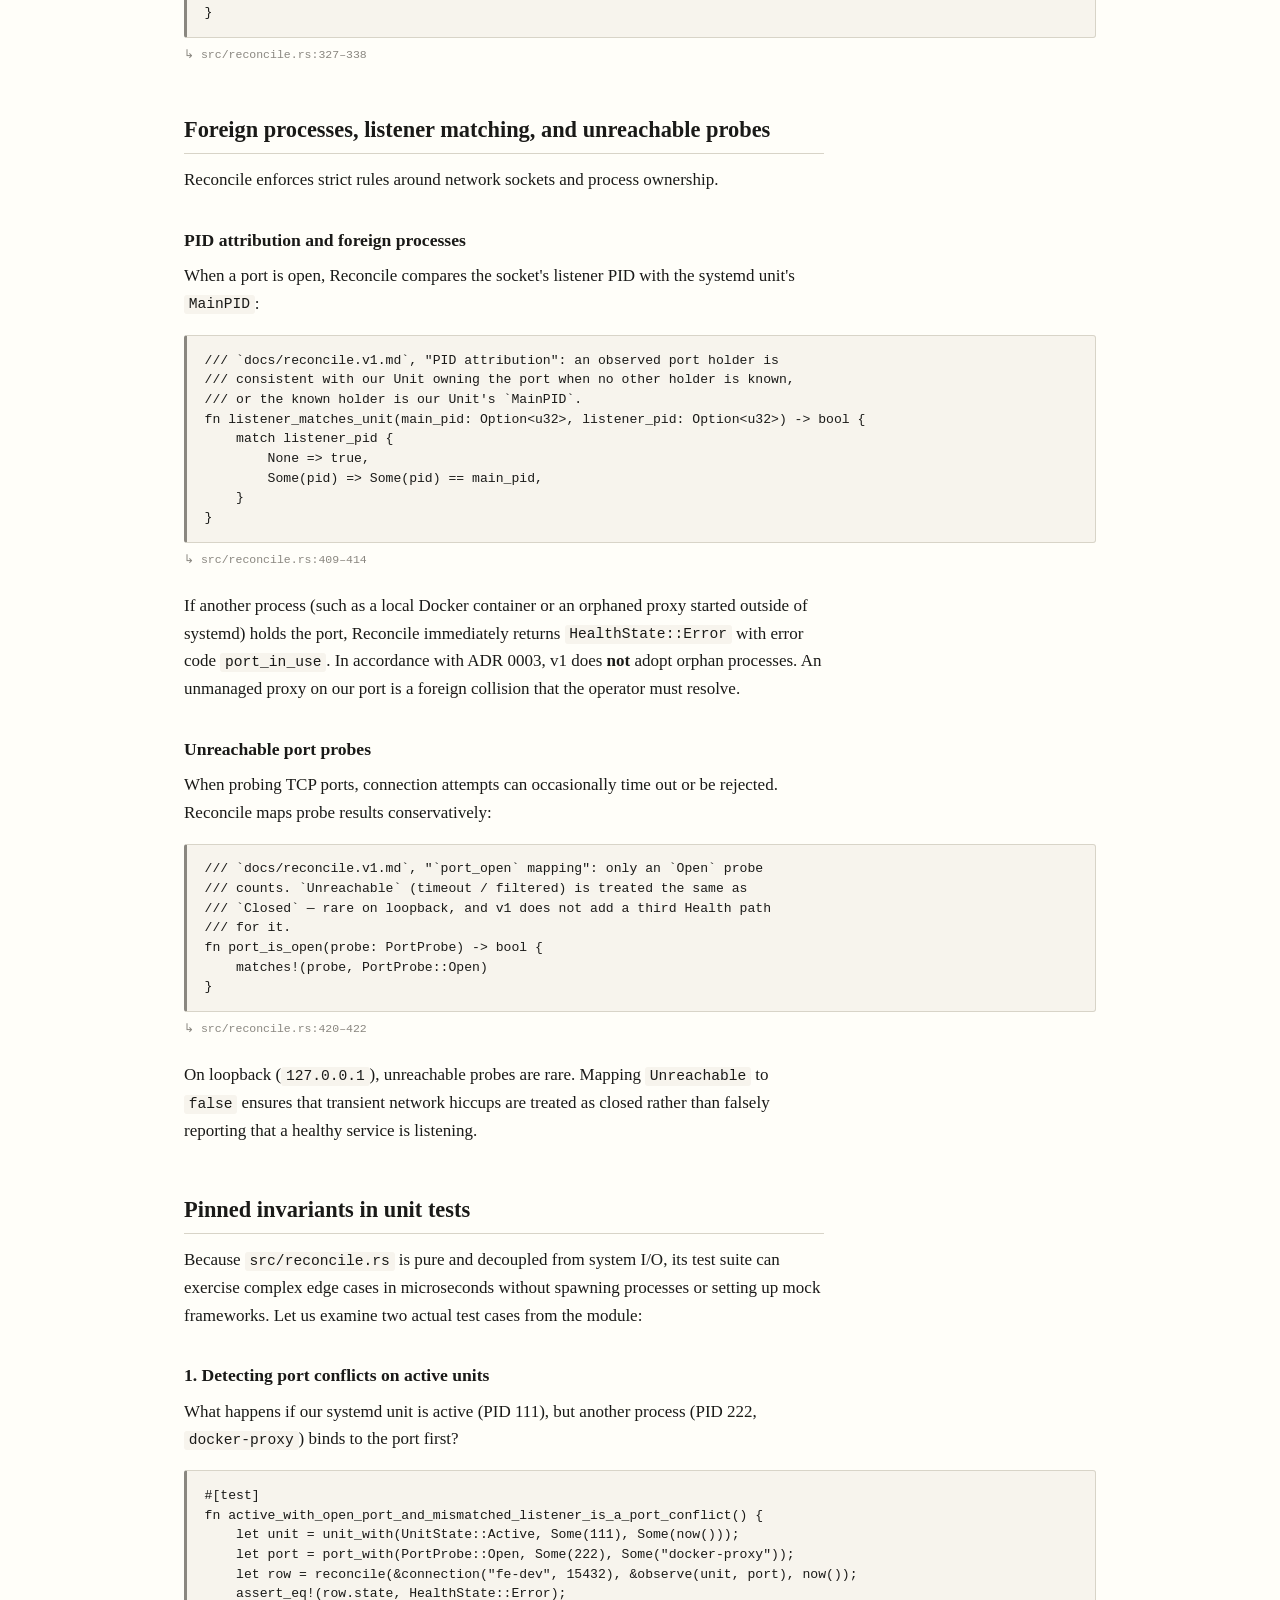
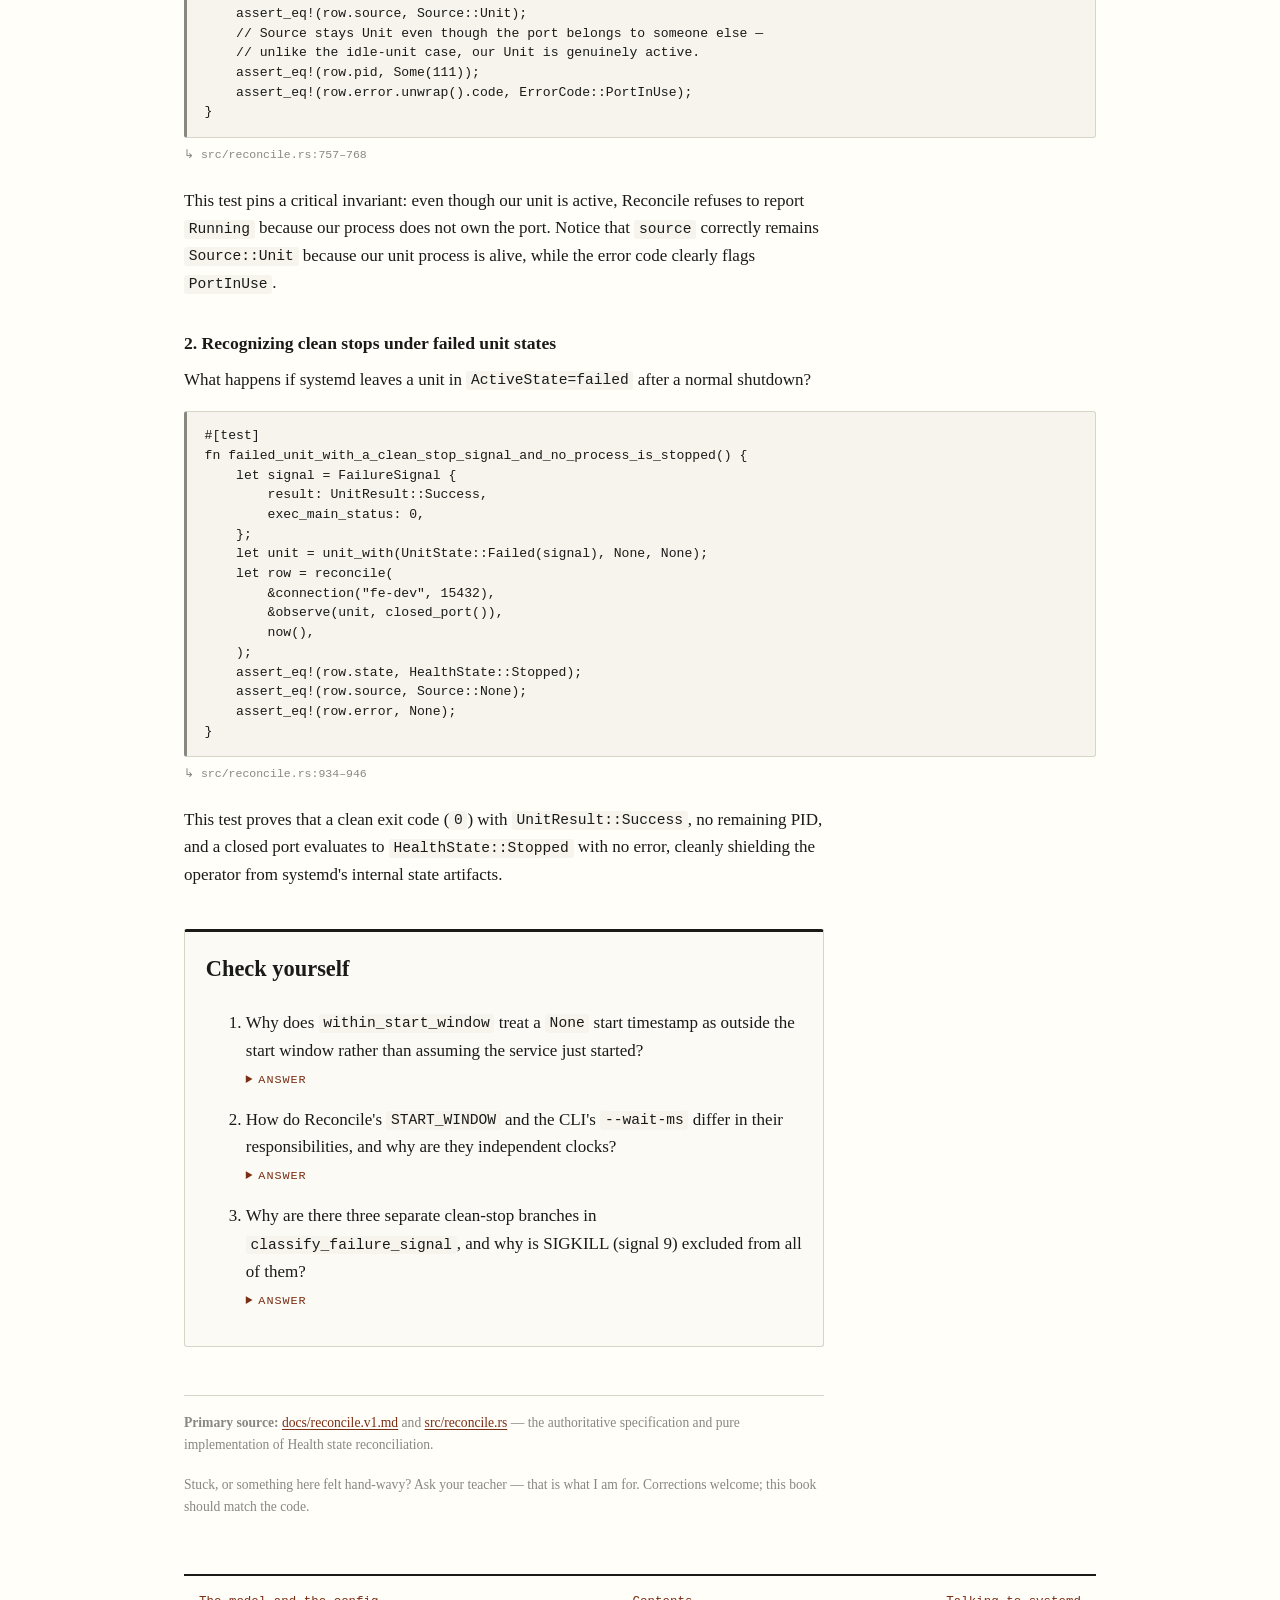
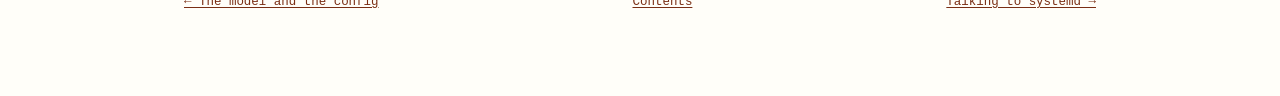
<file: learning/chapters/06-reconcile.html>
<!DOCTYPE html>
<html lang="en">
<head>
<meta charset="utf-8">
<meta name="viewport" content="width=device-width, initial-scale=1">
<title>06. Reconcile: the pure heart — cloud-sql-tracker</title>
<link rel="stylesheet" href="../assets/textbook.css">
</head>
<body>

<p class="crumb"><a href="../index.html">Contents</a> &rsaquo; Part II &rsaquo; Chapter 06</p>

<header class="book-head">
  <p class="kicker">Chapter 06 &middot; Part II</p>
  <h1>Reconcile: the pure heart</h1>
  <p class="lede">One observation in, one Health state out. No I/O, no clock reads, and no hidden state — the pure decision engine that evaluates machine truth for every database connection.</p>
</header>

<h2>The mental model: read-only classification</h2>

<p>Most service managers couple decision-making with side effects. A background daemon polls a process, decides it looks unhealthy, issues a kill signal, writes a timestamp to a state file on disk, and restarts the child. When state and effects intertwine, testing requires complex mocks, timing races multiply, and unexpected crashes leave stale state files that poison subsequent boots.</p>

<p><code>cloud-sql-tracker</code> avoids this entirely. At the core of the system is <a href="../reference/glossary.html#reconcile">Reconcile</a>: a pure mathematical function that maps machine observations to a <a href="../reference/glossary.html#health-state">Health state</a> and status row fields.</p>

<div class="diagram">  config identity  +  Unit snapshot  +  port probe  +  listener PID  +  clock
          │                  │                 │                │          │
          └──────────────────┴────────┬────────┴────────────────┴──────────┘
                                      ▼
                                reconcile()     ← pure: same inputs ⇒ same output
                                      ▼
                             StatusRow fields
           (HealthState, Source, pid, port_open, uptime_sec, error)</div>

<p>Reconcile is strictly <strong>read-only classification</strong>. It is not an active controller loop. It does not spawn processes, kill processes, read files, or query the Linux kernel. Callers gather the raw signals from the operating system, package them into an <code>Observation</code> struct, and pass them into <code>reconcile()</code> alongside a timestamp.</p>

<div class="pure">
  <span class="label">Pure Core vs. I/O Shell</span>
  <p>In accordance with <a href="https://github.com/golgor/cloud-sql-tracker/blob/main/docs/adr/0003-local-health-signals.md">ADR 0003</a>, health in v1 is strictly local: our managed systemd unit state plus local TCP socket acceptance. Reconcile evaluates this local reality deterministically. Given identical inputs, it will always return the exact same output.</p>
</div>

<h2>The observation inputs</h2>

<p>To classify the health of a <a href="../reference/glossary.html#connection">Connection</a>, Reconcile needs to know what systemd sees and what the local network stack sees. These facts are captured in two sub-structures in <code>src/reconcile.rs</code>:</p>

<pre><code>/// One Connection's observed signals at one instant
/// (`docs/reconcile.v1.md`, "Observation inputs"). `commands` builds this
/// from `supervisor::show` + `port::observe`; Reconcile only classifies it.
#[derive(Debug, Clone)]
pub(crate) struct Observation {
    pub(crate) unit: UnitObservation,
    pub(crate) port: PortObservation,
}

/// What we know about a Connection's systemd `--user` Unit.
#[derive(Debug, Clone, Copy, PartialEq, Eq)]
pub(crate) struct UnitObservation {
    pub(crate) state: UnitState,
    /// Main proxy PID if the Unit currently has a live process.
    pub(crate) main_pid: Option<u32>,
    /// When the current start attempt began (systemd's
    /// `ExecMainStartTimestamp` or equivalent). `None` when the Unit is
    /// [`UnitState::Idle`] or has no known start attempt yet.
    pub(crate) started_at: Option<SystemTime>,
}

/// A Unit's `ActiveState`, simplified to what Reconcile's truth table
/// distinguishes (`docs/reconcile.v1.md`, "Truth table").
#[derive(Debug, Clone, Copy, PartialEq, Eq)]
pub(crate) enum UnitState {
    /// Not loaded (including "unit not found"), or loaded and
    /// `inactive`/`dead`. Not failed.
    Idle,
    Activating,
    Active,
    Deactivating,
    /// `ActiveState=failed`. See `docs/reconcile.v1.md`,
    /// "Clean stop vs failed unit".
    Failed(FailureSignal),
}</code></pre>
<p class="src">src/reconcile.rs:33–68</p>

<div class="note">
  <span class="label">Vocabulary: Systemd Unit</span>
  <p>A <strong>systemd unit</strong> is a Linux service unit managed by the systemd initialization and service manager; in this project, proxies run as transient units under the user's desktop login session (<code>systemd --user</code>).</p>
</div>

<p>Two critical architectural invariants are visible in these structures:</p>
<ul>
  <li><strong>Explicit clock injection:</strong> <code>reconcile()</code> accepts <code>now: SystemTime</code> as an explicit parameter. It never calls <code>SystemTime::now()</code> internally. This allows test suites to freeze time or jump across boundaries without altering system clocks or sleeping.</li>
  <li><strong>Ignored <code>enabled</code> flag:</strong> While <code>Connection.enabled</code> is copied to the final <code>StatusRow</code>, it is never passed into the classification logic. Health reflects physical machine reality. A disabled connection whose proxy process is running will honestly report <a href="../reference/glossary.html#health-state"><code>HealthState::Running</code></a>. The <code>enabled</code> field gates user start policy, not truthfulness of status.</li>
</ul>

<h2>The dispatcher: from <code>reconcile()</code> to <code>classify()</code></h2>

<p>The public entry point for the module is <code>reconcile()</code>. It delegates to an internal <code>classify()</code> function that matches on the simplified <code>UnitState</code> enum:</p>

<pre><code>/// Classify one Connection's Health state from a single observation.
///
/// Pure: the same `identity`, `observation`, and `now` always produce the
/// same [`StatusRow`] fields (`docs/reconcile.v1.md`, "Mental model").
pub(crate) fn reconcile(
    identity: &amp;Connection,
    observation: &amp;Observation,
    now: SystemTime,
) -> StatusRow {
    let port_open = port_is_open(observation.port.probe);
    let classification = classify(
        &amp;observation.unit,
        port_open,
        &amp;observation.port,
        now,
        identity.port,
    );

    StatusRow {
        id: identity.id.clone(),
        name: identity.name.clone(),
        group: identity.group.clone(),
        instance: identity.instance.clone(),
        address: identity.address.clone(),
        port: identity.port,
        private_ip: identity.private_ip,
        enabled: identity.enabled,
        state: classification.state,
        source: classification.source,
        pid: classification.pid,
        unit: model::unit_name(&amp;identity.id).ok(),
        port_open,
        uptime_sec: classification.uptime_sec,
        error: classification.error,
    }
}</code></pre>
<p class="src">src/reconcile.rs:102–137</p>

<p><code>classify()</code> cleanly separates computing the core trio (<code>HealthState</code>, <code>Source</code>, <code>Option&lt;StatusError&gt;</code>) from attributing process details like <code>pid</code> and <code>uptime_sec</code>:</p>

<pre><code>fn classify(
    unit: &amp;UnitObservation,
    port_open: bool,
    port: &amp;PortObservation,
    now: SystemTime,
    port_number: u16,
) -> Classification {
    let outcome = match unit.state {
        UnitState::Idle => classify_inactive(port_open, port, port_number),
        UnitState::Activating => classify_activating(unit, port_open, port, now, port_number),
        UnitState::Active => classify_active(unit, port_open, port, now, port_number),
        UnitState::Deactivating => classify_deactivating(unit, port_open),
        UnitState::Failed(signal) => classify_failed(signal, unit, port_open),
    };

    // `pid`/`uptime_sec` are only reported for a process we attribute to our
    // Unit (`docs/reconcile.v1.md`, "Outputs (Status row)": "when known and
    // relevant").
    let pid = if outcome.source == Source::Unit {
        unit.main_pid
    } else {
        None
    };
    let uptime_sec = if outcome.source == Source::Unit {
        uptime_since(unit.started_at, now)
    } else {
        None
    };

    Classification {
        state: outcome.state,
        source: outcome.source,
        pid,
        uptime_sec,
        error: outcome.error,
    }
}</code></pre>
<p class="src">src/reconcile.rs:148–188</p>

<h2>The normative truth table</h2>

<p>The core behavior of <code>cloud-sql-tracker</code> is governed by the normative truth table defined in <a href="https://github.com/golgor/cloud-sql-tracker/blob/main/docs/reconcile.v1.md">docs/reconcile.v1.md</a>. Every row represents a distinct, unambiguous combination of machine signals.</p>

<table>
  <thead>
    <tr>
      <th>Unit state</th>
      <th>Port open</th>
      <th>Process / Listener signal</th>
      <th>Start window</th>
      <th>State</th>
      <th>Source</th>
      <th>Error code</th>
    </tr>
  </thead>
  <tbody>
    <tr>
      <td><code>Idle</code> (none/dead)</td>
      <td>No</td>
      <td>None</td>
      <td>—</td>
      <td><code>Stopped</code></td>
      <td><code>None</code></td>
      <td>—</td>
    </tr>
    <tr>
      <td><code>Idle</code> (none/dead)</td>
      <td>Yes</td>
      <td>Any holder (known or unknown)</td>
      <td>—</td>
      <td><code>Error</code></td>
      <td><code>None</code></td>
      <td><code>port_in_use</code></td>
    </tr>
    <tr>
      <td><code>Activating</code></td>
      <td>No</td>
      <td>—</td>
      <td>Yes (age &le; 10s)</td>
      <td><code>Starting</code></td>
      <td><code>Unit</code> or <code>None</code></td>
      <td>—</td>
    </tr>
    <tr>
      <td><code>Activating</code></td>
      <td>No</td>
      <td>—</td>
      <td>No (past 10s)</td>
      <td><code>Error</code></td>
      <td><code>Unit</code></td>
      <td><code>start_timeout</code></td>
    </tr>
    <tr>
      <td><code>Activating</code></td>
      <td>Yes</td>
      <td>Matches MainPID or unknown</td>
      <td>—</td>
      <td><code>Running</code></td>
      <td><code>Unit</code></td>
      <td>—</td>
    </tr>
    <tr>
      <td><code>Active</code></td>
      <td>Yes</td>
      <td>Matches MainPID or unknown</td>
      <td>—</td>
      <td><code>Running</code></td>
      <td><code>Unit</code></td>
      <td>—</td>
    </tr>
    <tr>
      <td><code>Active</code></td>
      <td>Yes</td>
      <td>Listener PID &ne; MainPID</td>
      <td>—</td>
      <td><code>Error</code></td>
      <td><code>Unit</code></td>
      <td><code>port_in_use</code></td>
    </tr>
    <tr>
      <td><code>Active</code></td>
      <td>No</td>
      <td>—</td>
      <td>Yes (age &le; 10s)</td>
      <td><code>Starting</code></td>
      <td><code>Unit</code></td>
      <td>—</td>
    </tr>
    <tr>
      <td><code>Active</code></td>
      <td>No</td>
      <td>—</td>
      <td>No (past 10s)</td>
      <td><code>Error</code></td>
      <td><code>Unit</code></td>
      <td><code>unit_failed</code></td>
    </tr>
    <tr>
      <td><code>Deactivating</code></td>
      <td>Yes</td>
      <td>—</td>
      <td>—</td>
      <td><code>Running</code></td>
      <td><code>Unit</code></td>
      <td>—</td>
    </tr>
    <tr>
      <td><code>Deactivating</code></td>
      <td>No</td>
      <td>—</td>
      <td>—</td>
      <td><code>Stopped</code></td>
      <td><code>Unit</code> or <code>None</code></td>
      <td>—</td>
    </tr>
    <tr>
      <td><code>Failed</code> (crash/OOM)</td>
      <td>*</td>
      <td>—</td>
      <td>—</td>
      <td><code>Error</code></td>
      <td><code>Unit</code> or <code>None</code></td>
      <td><code>unit_failed</code> / <code>exec_failed</code></td>
    </tr>
    <tr>
      <td><code>Failed</code> (clean stop)</td>
      <td>No</td>
      <td>No live process</td>
      <td>—</td>
      <td><code>Stopped</code></td>
      <td><code>None</code></td>
      <td>—</td>
    </tr>
  </tbody>
</table>

<h2>The start window and two independent clocks</h2>

<p>How can a stateless CLI tell whether a service with a closed port is legitimately starting up or permanently stuck, without maintaining a persistent state file on disk?</p>

<p>The answer is <code>START_WINDOW</code>. When systemd launches a unit, it records a monotonic start timestamp (<code>ExecMainStartTimestamp</code>). By comparing this timestamp against the observation time <code>now</code>, Reconcile can determine how long the unit has been attempting to start:</p>

<pre><code>/// The start window (`docs/reconcile.v1.md`, "Start window"): a Connection
/// stays `starting` for at most this long after a start attempt before
/// Reconcile calls it `start_timeout` / `unit_failed` instead. Same numeric
/// default as the CLI's `--wait-ms` (`docs/cli-contract.v1.md`), but that
/// flag only bounds how long a command *blocks*; this constant is what
/// Reconcile itself uses on every call, including plain `status`.
pub(crate) const START_WINDOW: Duration = Duration::from_millis(10_000);

fn within_start_window(started_at: Option<SystemTime>, now: SystemTime) -> bool {
    match started_at {
        None => false,
        Some(t) => age_since(t, now) &lt;= START_WINDOW,
    }
}</code></pre>
<p class="src">src/reconcile.rs:25–29, 431–436</p>

<div class="trap">
  <span class="label">Trap: Two Independent Clocks</span>
  <p>Do not confuse Reconcile's <code>START_WINDOW</code> with the CLI flag <code>--wait-ms</code>:</p>
  <ul>
    <li><strong><code>START_WINDOW</code> (10s):</strong> A pure classification window used by <code>reconcile()</code> on every single status observation to decide whether a closed port is <code>Starting</code> vs <code>Error</code> (<code>start_timeout</code> / <code>unit_failed</code>).</li>
    <li><strong><code>--wait-ms</code> (default 10s):</strong> An I/O loop budget in the CLI <code>start</code> and <code>restart</code> commands that controls how long the command blocks polling until status reaches <code>Running</code>.</li>
  </ul>
  <p>The mutation loop must <strong>never</strong> abort early just because a single intermediate poll returned Reconcile's <code>start_timeout</code>. As long as time remains on the caller's <code>--wait-ms</code> budget, the loop continues polling.</p>
</div>

<p>Notice also the handling of missing timestamps: if <code>started_at</code> is <code>None</code>, <code>within_start_window</code> returns <code>false</code>. An undated connection is never assumed to be "just started," preventing stuck units from being trapped in eternal <code>Starting</code> status.</p>

<h2>Clean stops vs. real failures</h2>

<p>When an operator stops a service, systemd sends a <code>SIGTERM</code>. Depending on how the process exits and whether systemd's <code>reset-failed</code> has run, systemd may classify the unit as <code>ActiveState=failed</code>. If a control plane treated every <code>ActiveState=failed</code> as an error, a cleanly stopped proxy would appear broken to the user.</p>

<p>To prevent this, <code>cloud-sql-tracker</code> configures all proxy units with the flag <code>--exit-zero-on-sigterm</code>. When stopped gracefully, the proxy exits with code <code>0</code>. Reconcile then inspects the failure signal and recognizes three distinct <strong>clean stop branches</strong>:</p>

<pre><code>/// Whether a failed Unit's raw signal matches a clean stop, an exec
/// failure, or a crash (`docs/reconcile.v1.md`, "Clean stop vs failed
/// unit"). `ExecMainCode` (exited vs killed) is not modeled: the doc calls
/// the `Result`/`ExecMainStatus` pairs below "sufficient when in doubt".
#[derive(Debug, Clone, Copy, PartialEq, Eq)]
enum FailureKind {
    /// Never reached a steady running process.
    ExecFailed,
    /// Crash, unexpected nonzero exit, SIGKILL, stop-timeout, or OOM.
    Crashed,
    /// Branch A, B, or C of "Clean stop vs failed unit".
    CleanStop,
}

fn classify_failure_signal(signal: FailureSignal) -> FailureKind {
    use UnitResult::*;

    match (signal.result, signal.exec_main_status) {
        // Branch A: proxy honored --exit-zero-on-sigterm.
        (Success, _) => FailureKind::CleanStop,
        (ExitCode, 0) => FailureKind::CleanStop,
        // Branch B: killed by the default KillSignal (SIGTERM = 15).
        (Signal, 15) => FailureKind::CleanStop,
        // Branch C: exited 143 (128 + SIGTERM) after SIGTERM.
        (ExitCode, 143) => FailureKind::CleanStop,
        (ExecCondition, _) => FailureKind::ExecFailed,
        // SIGKILL (9), stop timeout, OOM/core-dump, or any other nonzero
        // exit / signal: a real crash, not a clean stop.
        (Signal, _) | (Timeout, _) | (CoreDump, _) | (ExitCode, _) => FailureKind::Crashed,
    }
}</code></pre>
<p class="src">src/reconcile.rs:367–391</p>

<div class="why">
  <span class="label">Why SIGKILL is Never Clean</span>
  <p>Notice that <code>SIGKILL</code> (signal 9) is strictly categorized under <code>FailureKind::Crashed</code>. A clean stop uses <code>SIGTERM</code>. Receiving <code>SIGKILL</code> indicates that the process failed to shut down before systemd's stop timeout expired, or that an external administrator manually killed the process with <code>kill -9</code>.</p>
</div>

<p>If a unit has <code>FailureKind::CleanStop</code>, the port is closed, and no live PID remains, <code>classify_failed</code> returns <a href="../reference/glossary.html#health-state"><code>HealthState::Stopped</code></a> with no error attached:</p>

<pre><code>fn classify_failed(signal: FailureSignal, unit: &amp;UnitObservation, port_open: bool) -> Outcome {
    let kind = classify_failure_signal(signal);

    if kind == FailureKind::CleanStop &amp;&amp; !port_open &amp;&amp; unit.main_pid.is_none() {
        // Our own `--exit-zero-on-sigterm` stop pattern, port closed, no
        // live process left: a clean stop, not a failure.
        return Outcome {
            state: HealthState::Stopped,
            source: Source::None,
            error: None,
        };
    }
    // ...
}</code></pre>
<p class="src">src/reconcile.rs:327–338</p>

<h2>Foreign processes, listener matching, and unreachable probes</h2>

<p>Reconcile enforces strict rules around network sockets and process ownership.</p>

<h3>PID attribution and foreign processes</h3>
<p>When a port is open, Reconcile compares the socket's listener PID with the systemd unit's <code>MainPID</code>:</p>

<pre><code>/// `docs/reconcile.v1.md`, "PID attribution": an observed port holder is
/// consistent with our Unit owning the port when no other holder is known,
/// or the known holder is our Unit's `MainPID`.
fn listener_matches_unit(main_pid: Option&lt;u32&gt;, listener_pid: Option&lt;u32&gt;) -> bool {
    match listener_pid {
        None => true,
        Some(pid) => Some(pid) == main_pid,
    }
}</code></pre>
<p class="src">src/reconcile.rs:409–414</p>

<p>If another process (such as a local Docker container or an orphaned proxy started outside of systemd) holds the port, Reconcile immediately returns <code>HealthState::Error</code> with error code <code>port_in_use</code>. In accordance with ADR 0003, v1 does <strong>not</strong> adopt orphan processes. An unmanaged proxy on our port is a foreign collision that the operator must resolve.</p>

<h3>Unreachable port probes</h3>
<p>When probing TCP ports, connection attempts can occasionally time out or be rejected. Reconcile maps probe results conservatively:</p>

<pre><code>/// `docs/reconcile.v1.md`, "`port_open` mapping": only an `Open` probe
/// counts. `Unreachable` (timeout / filtered) is treated the same as
/// `Closed` — rare on loopback, and v1 does not add a third Health path
/// for it.
fn port_is_open(probe: PortProbe) -> bool {
    matches!(probe, PortProbe::Open)
}</code></pre>
<p class="src">src/reconcile.rs:420–422</p>

<p>On loopback (<code>127.0.0.1</code>), unreachable probes are rare. Mapping <code>Unreachable</code> to <code>false</code> ensures that transient network hiccups are treated as closed rather than falsely reporting that a healthy service is listening.</p>

<h2>Pinned invariants in unit tests</h2>

<p>Because <code>src/reconcile.rs</code> is pure and decoupled from system I/O, its test suite can exercise complex edge cases in microseconds without spawning processes or setting up mock frameworks. Let us examine two actual test cases from the module:</p>

<h3>1. Detecting port conflicts on active units</h3>
<p>What happens if our systemd unit is active (PID 111), but another process (PID 222, <code>docker-proxy</code>) binds to the port first?</p>

<pre><code>#[test]
fn active_with_open_port_and_mismatched_listener_is_a_port_conflict() {
    let unit = unit_with(UnitState::Active, Some(111), Some(now()));
    let port = port_with(PortProbe::Open, Some(222), Some("docker-proxy"));
    let row = reconcile(&amp;connection("fe-dev", 15432), &amp;observe(unit, port), now());
    assert_eq!(row.state, HealthState::Error);
    assert_eq!(row.source, Source::Unit);
    // Source stays Unit even though the port belongs to someone else —
    // unlike the idle-unit case, our Unit is genuinely active.
    assert_eq!(row.pid, Some(111));
    assert_eq!(row.error.unwrap().code, ErrorCode::PortInUse);
}</code></pre>
<p class="src">src/reconcile.rs:757–768</p>

<p>This test pins a critical invariant: even though our unit is active, Reconcile refuses to report <code>Running</code> because our process does not own the port. Notice that <code>source</code> correctly remains <code>Source::Unit</code> because our unit process is alive, while the error code clearly flags <code>PortInUse</code>.</p>

<h3>2. Recognizing clean stops under failed unit states</h3>
<p>What happens if systemd leaves a unit in <code>ActiveState=failed</code> after a normal shutdown?</p>

<pre><code>#[test]
fn failed_unit_with_a_clean_stop_signal_and_no_process_is_stopped() {
    let signal = FailureSignal {
        result: UnitResult::Success,
        exec_main_status: 0,
    };
    let unit = unit_with(UnitState::Failed(signal), None, None);
    let row = reconcile(
        &amp;connection("fe-dev", 15432),
        &amp;observe(unit, closed_port()),
        now(),
    );
    assert_eq!(row.state, HealthState::Stopped);
    assert_eq!(row.source, Source::None);
    assert_eq!(row.error, None);
}</code></pre>
<p class="src">src/reconcile.rs:934–946</p>

<p>This test proves that a clean exit code (<code>0</code>) with <code>UnitResult::Success</code>, no remaining PID, and a closed port evaluates to <code>HealthState::Stopped</code> with no error, cleanly shielding the operator from systemd's internal state artifacts.</p>

<section class="check">
  <h2>Check yourself</h2>
  <ol>
    <li>Why does <code>within_start_window</code> treat a <code>None</code> start timestamp as outside the start window rather than assuming the service just started?
      <details><summary>Answer</summary><p>Treating a missing timestamp as inside the start window would cause an undated or stuck connection to report <code>Starting</code> forever. Defaulting to outside the window ensures it promptly fails with a timeout or unit failure.</p></details>
    </li>
    <li>How do Reconcile's <code>START_WINDOW</code> and the CLI's <code>--wait-ms</code> differ in their responsibilities, and why are they independent clocks?
      <details><summary>Answer</summary><p><code>START_WINDOW</code> (10s) is a pure classification rule deciding whether an observed closed port is still in its startup grace period. <code>--wait-ms</code> is an I/O polling budget controlling how long the CLI command blocks waiting for <code>Running</code>.</p></details>
    </li>
    <li>Why are there three separate clean-stop branches in <code>classify_failure_signal</code>, and why is SIGKILL (signal 9) excluded from all of them?
      <details><summary>Answer</summary><p>Systemd and proxies report SIGTERM stops differently depending on flags and signal trapping (exit code 0, raw signal 15, or exit code 143). SIGKILL is excluded because it indicates an ungraceful kill or stop-timeout, which represents an abnormal termination.</p></details>
    </li>
  </ol>
</section>

<footer class="book-foot">
  <p><strong>Primary source:</strong> <a href="https://github.com/golgor/cloud-sql-tracker/blob/main/docs/reconcile.v1.md">docs/reconcile.v1.md</a> and <a href="https://github.com/golgor/cloud-sql-tracker/blob/main/src/reconcile.rs">src/reconcile.rs</a> — the authoritative specification and pure implementation of Health state reconciliation.</p>
  <p>Stuck, or something here felt hand-wavy? Ask your teacher — that is what I am for. Corrections welcome; this book should match the code.</p>
</footer>

<nav class="chapter-nav">
  <a href="05-model-and-config.html">&larr; The model and the config</a>
  <a href="../index.html">Contents</a>
  <a href="07-supervisor.html">Talking to systemd &rarr;</a>
</nav>

</body>
</html>
</file>
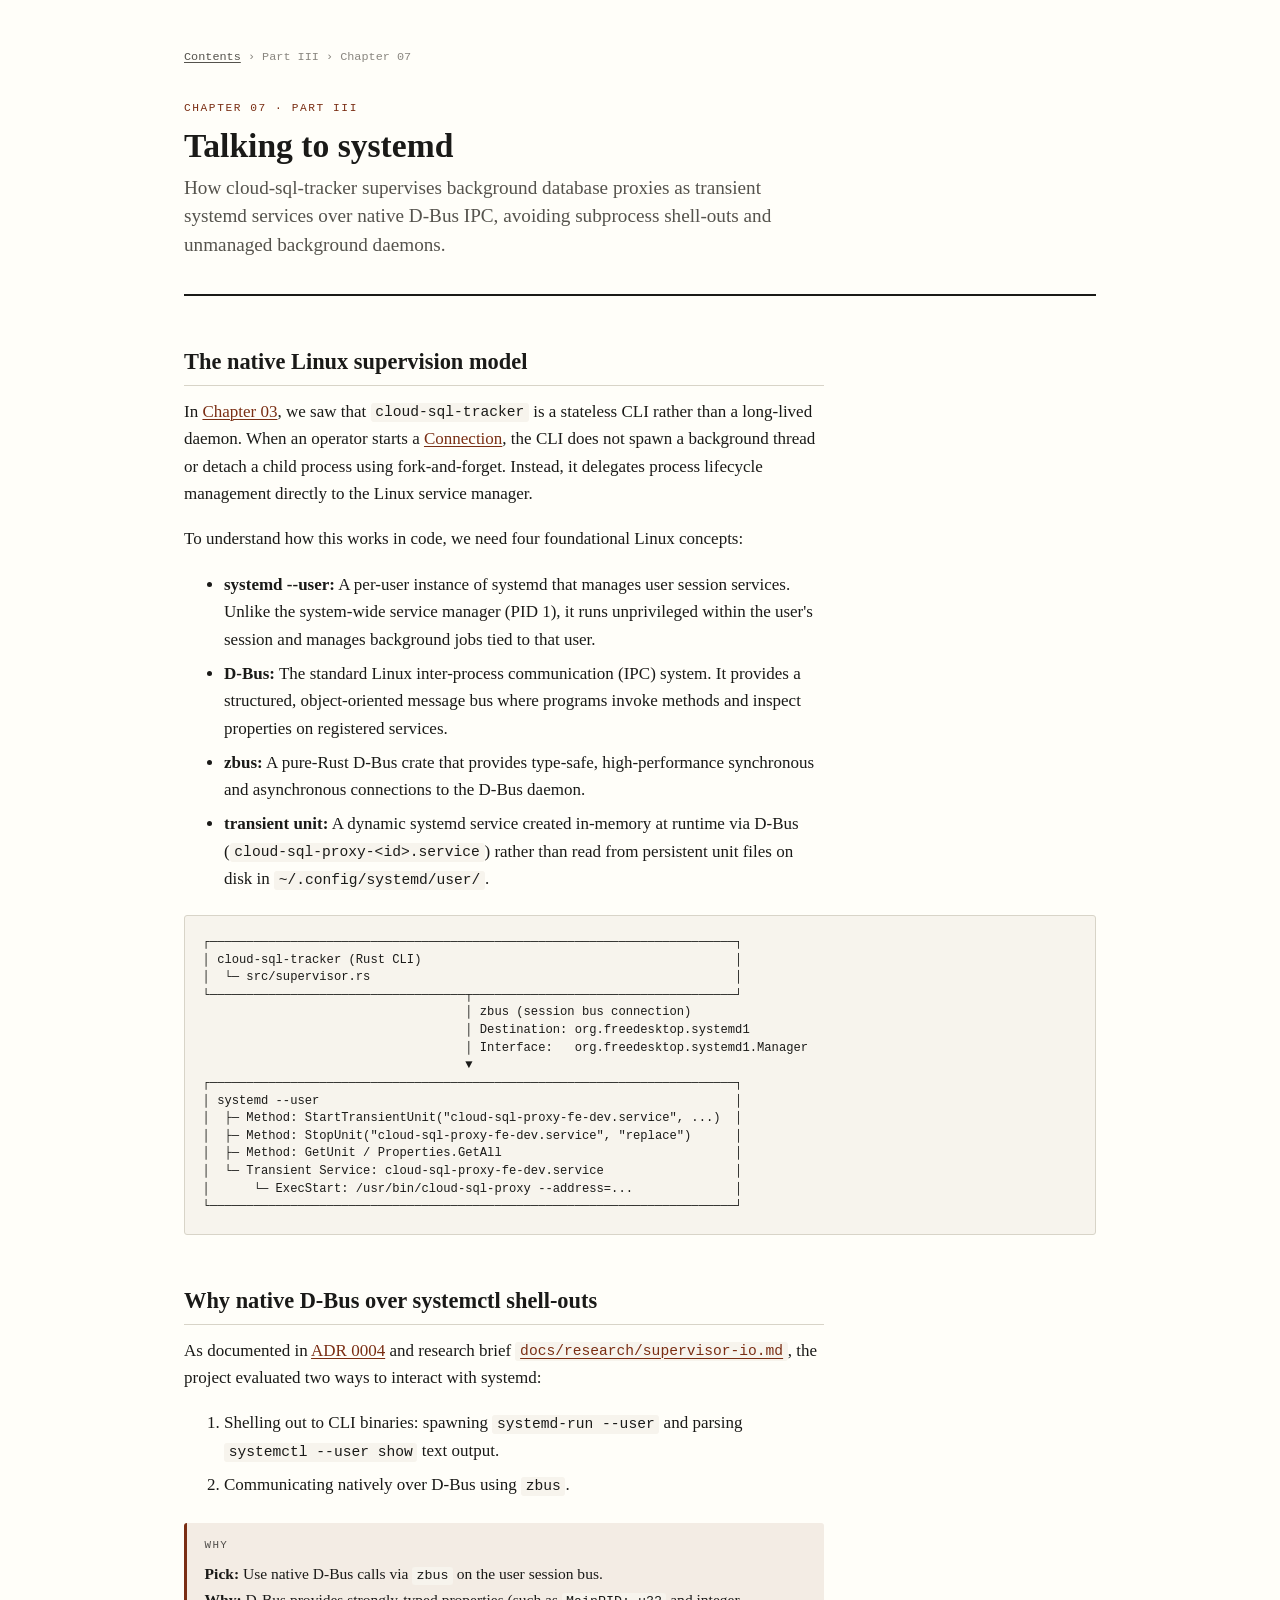
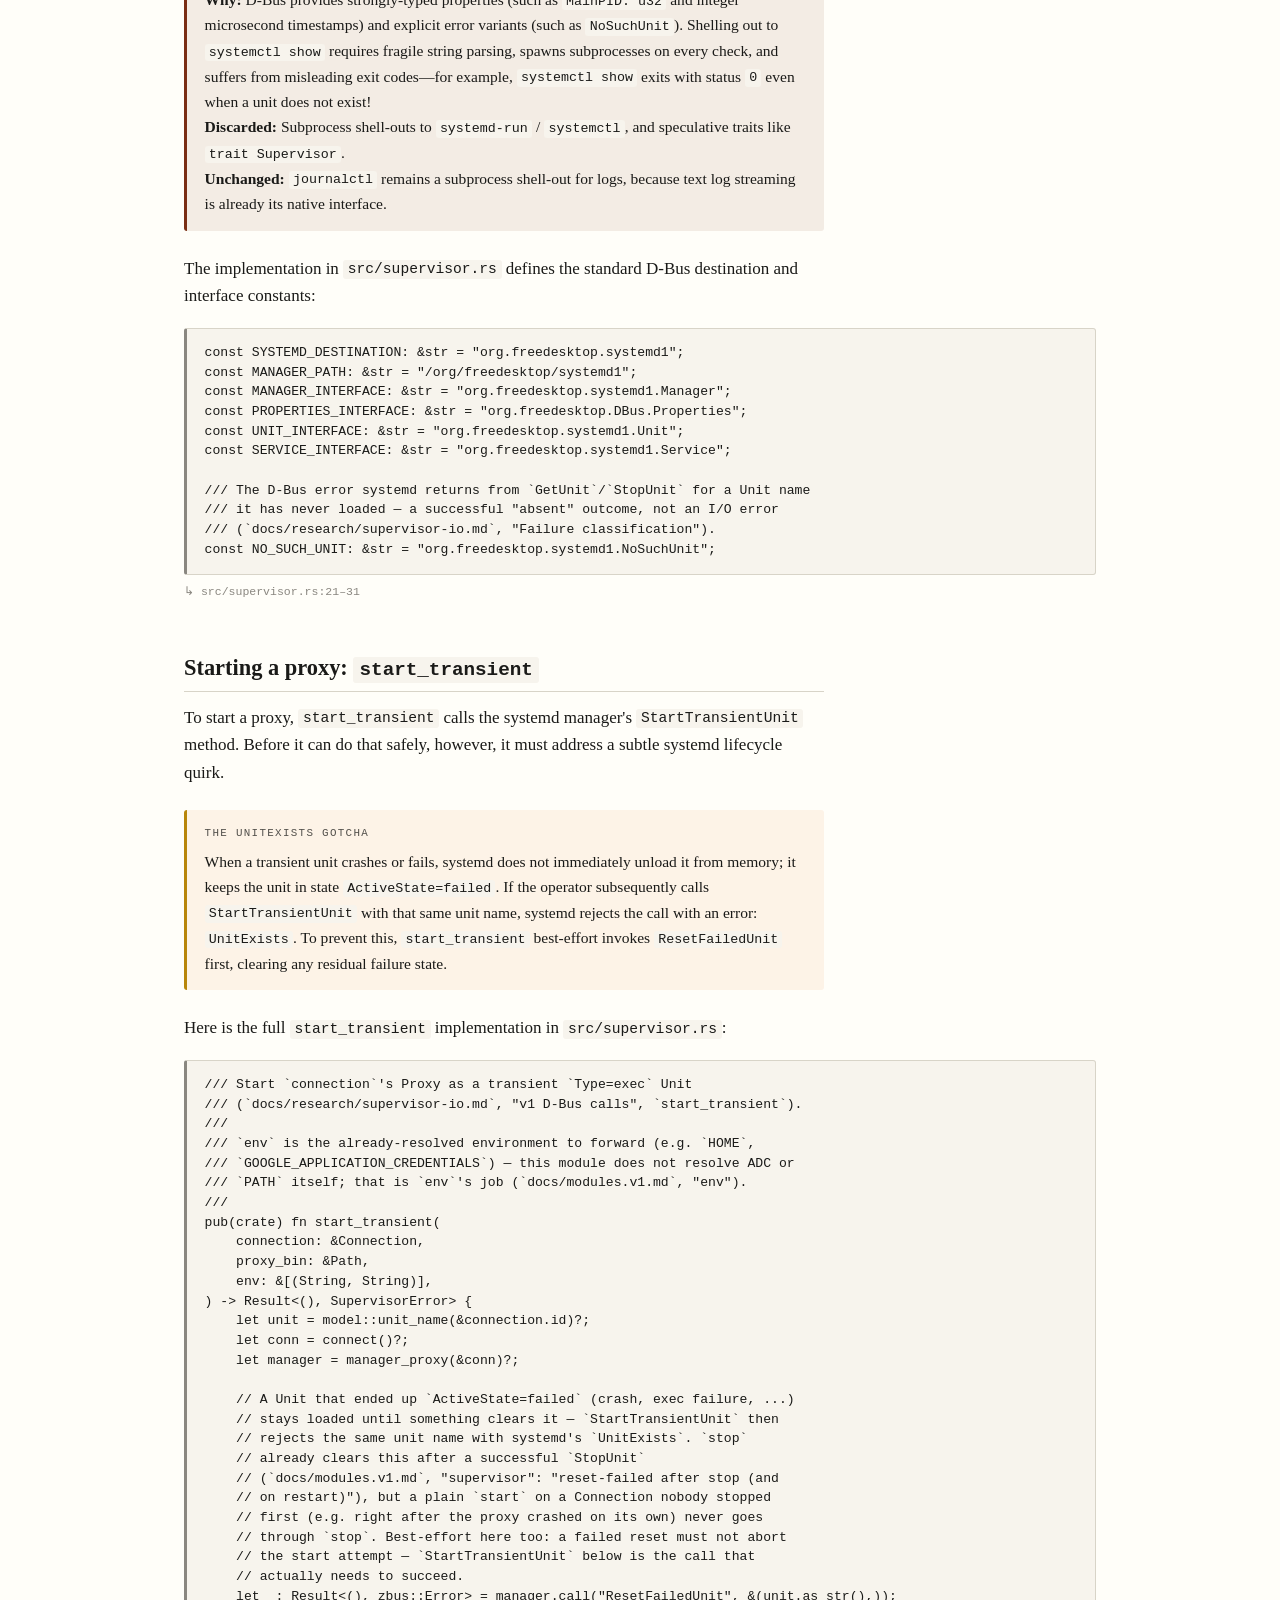
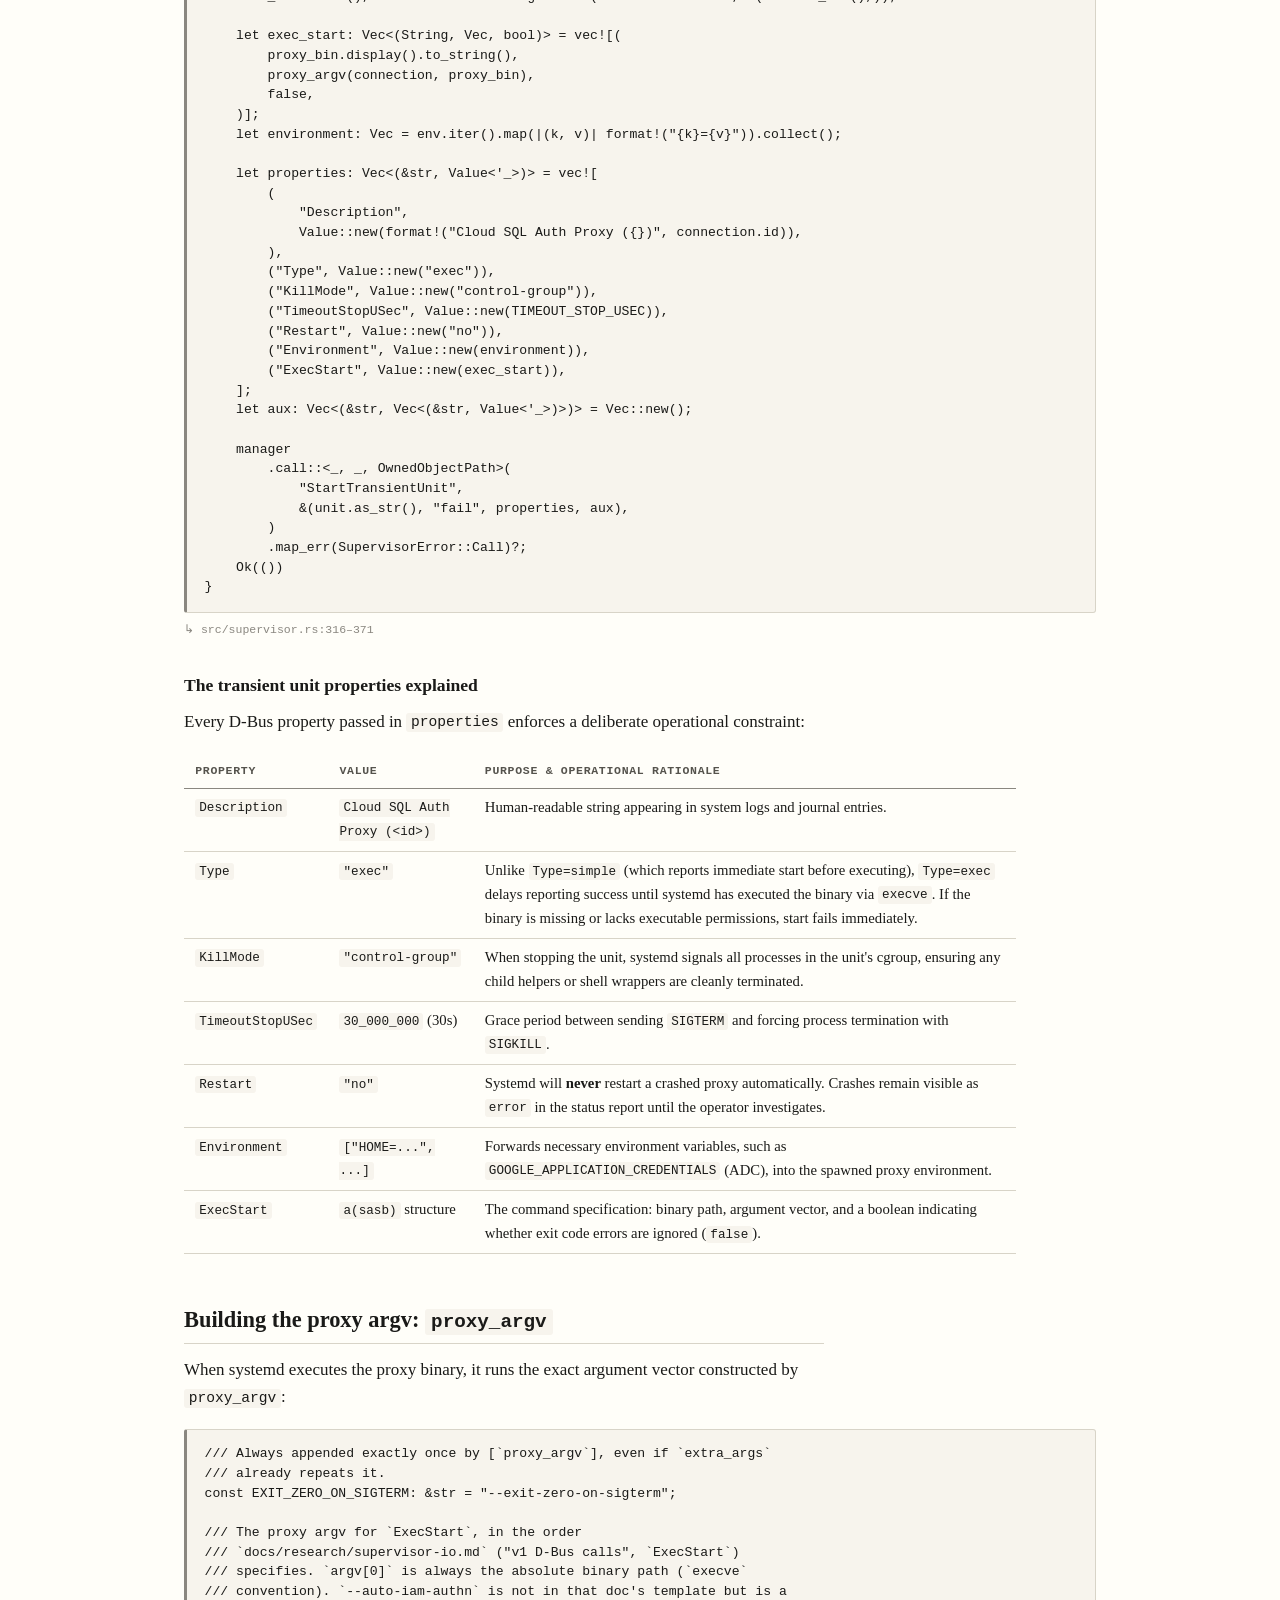
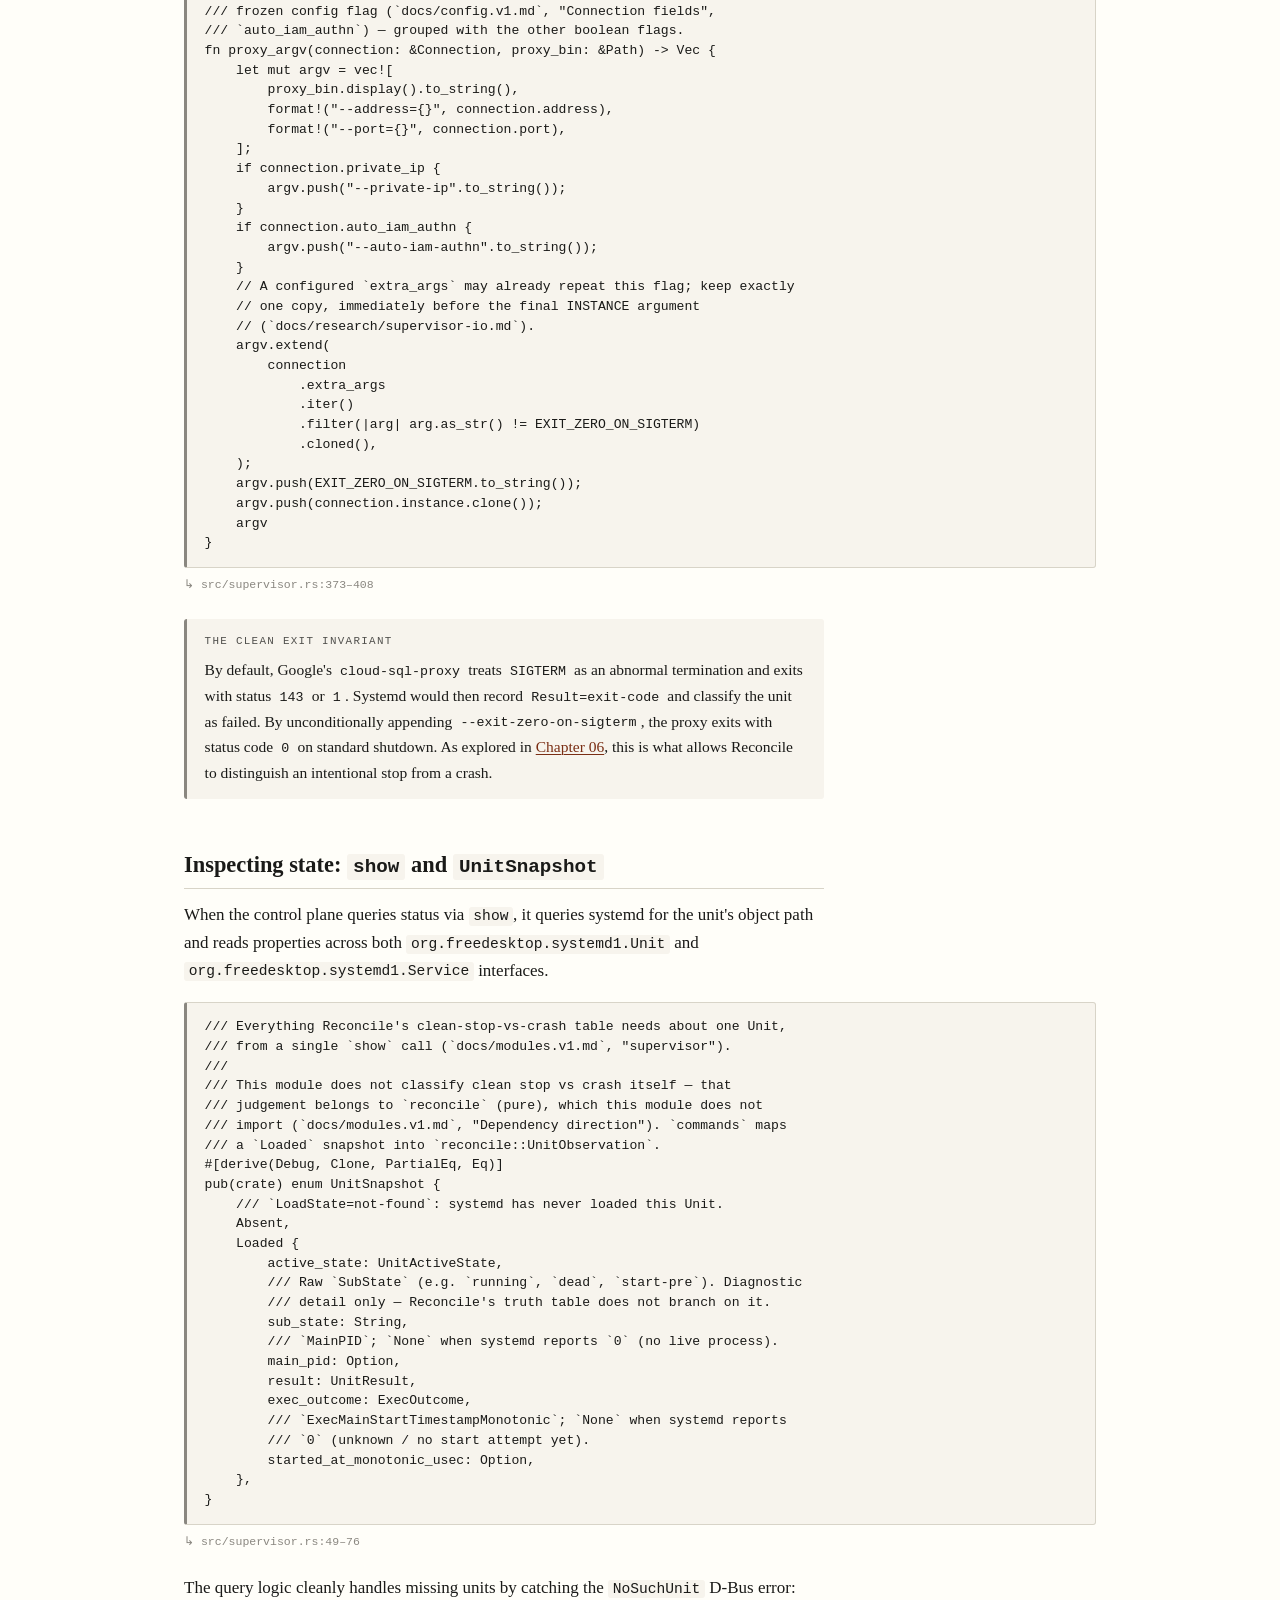
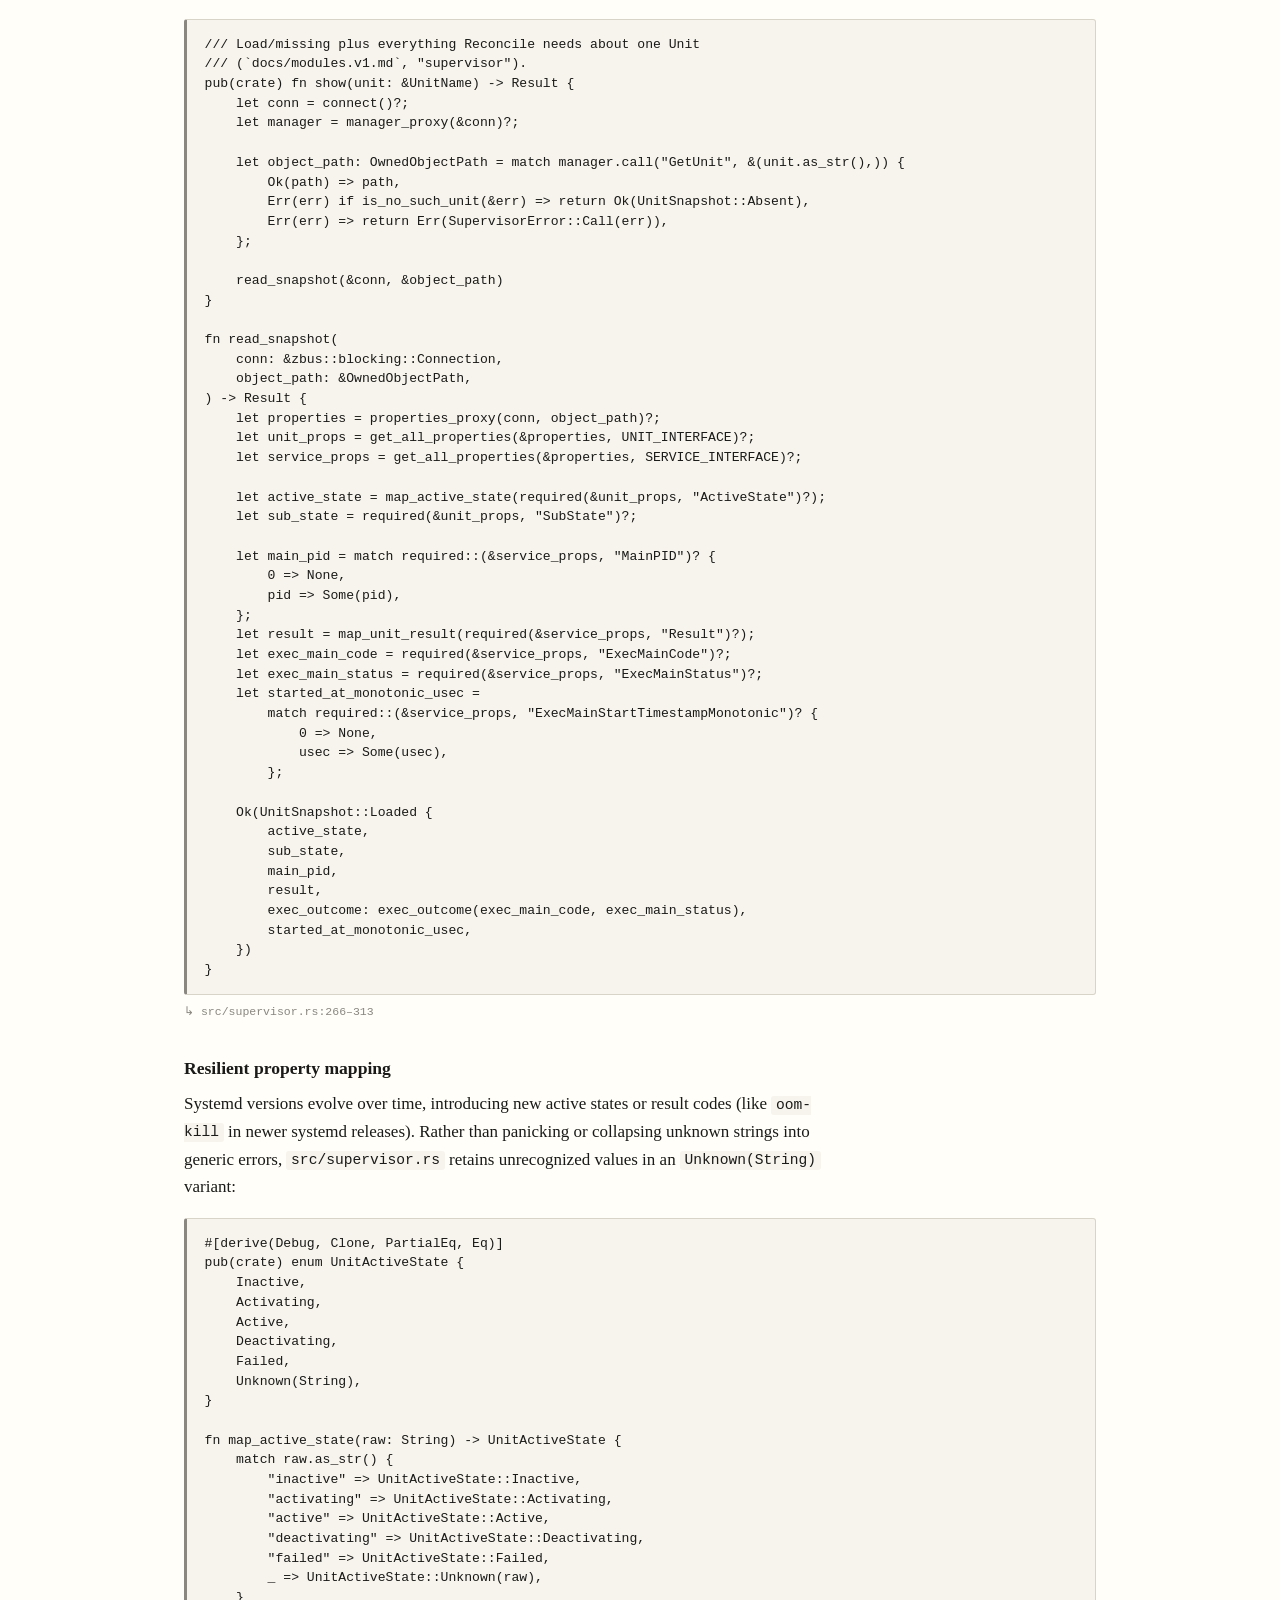
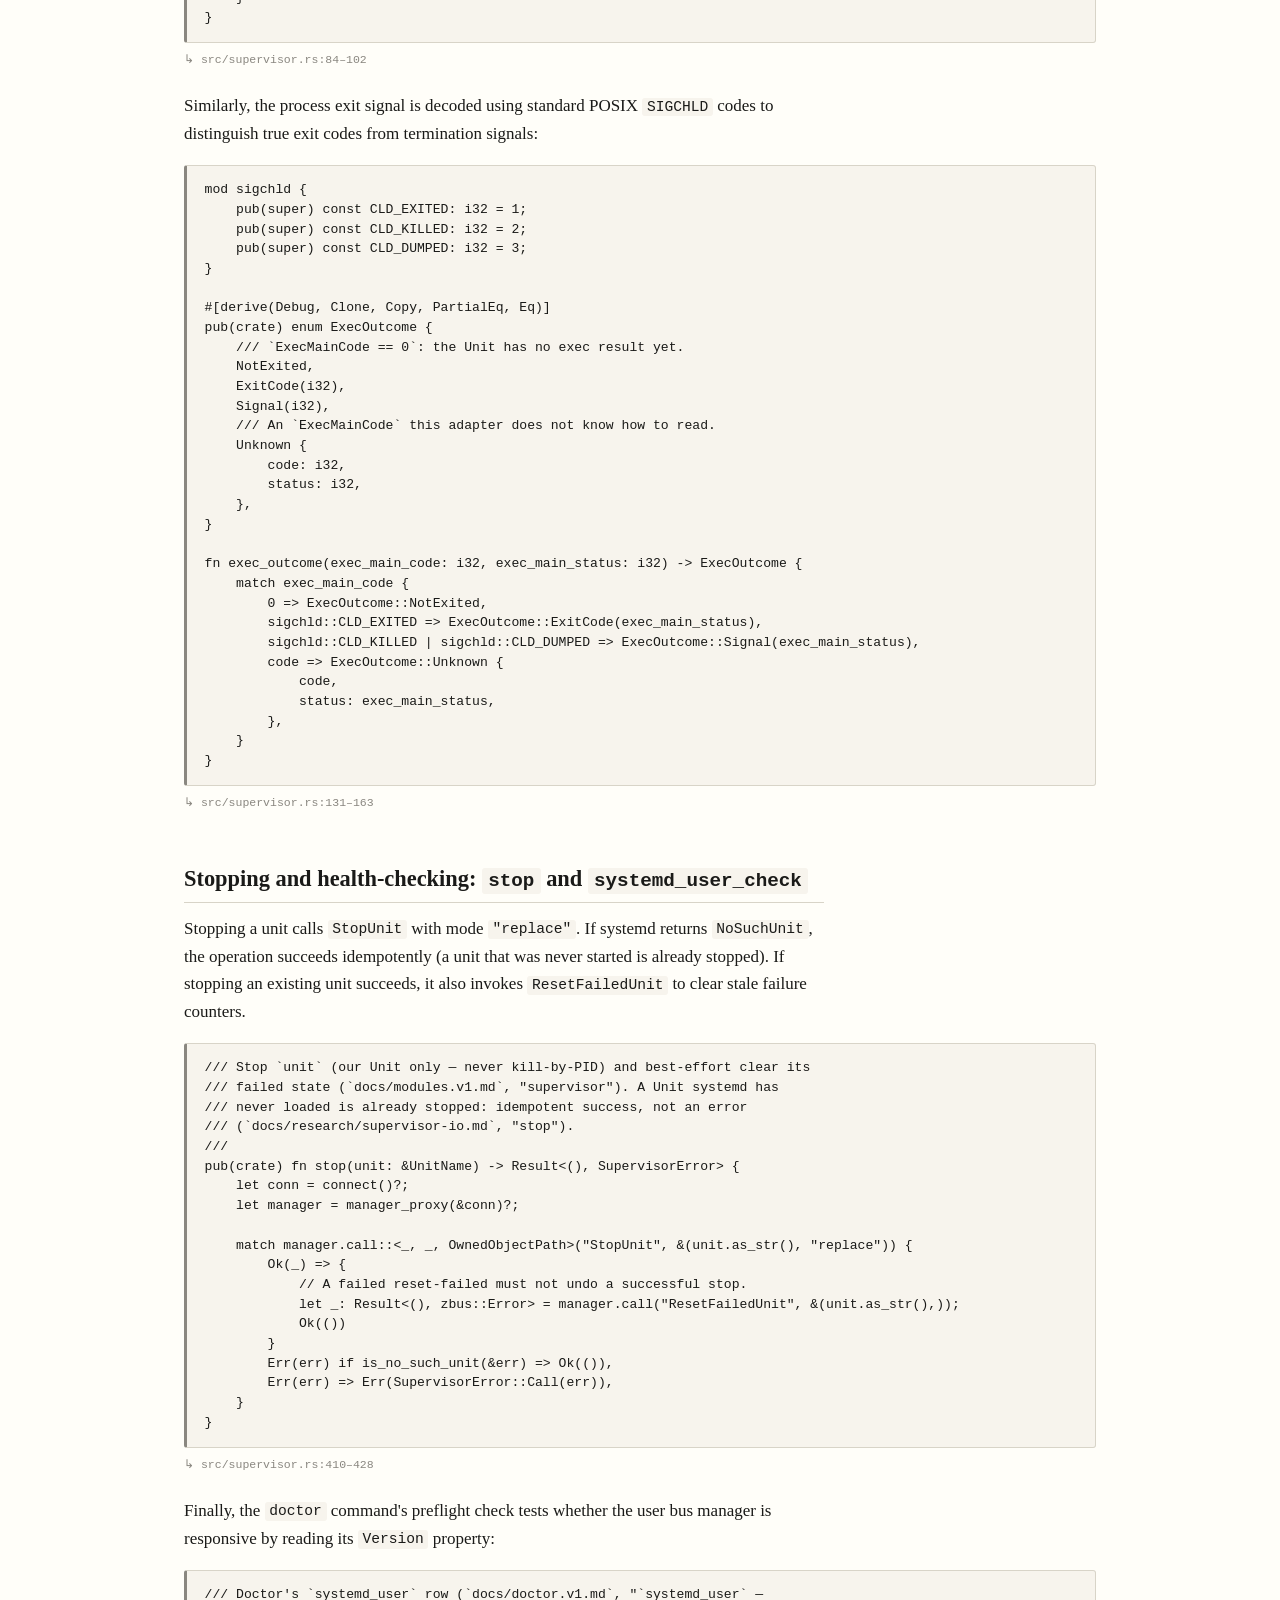
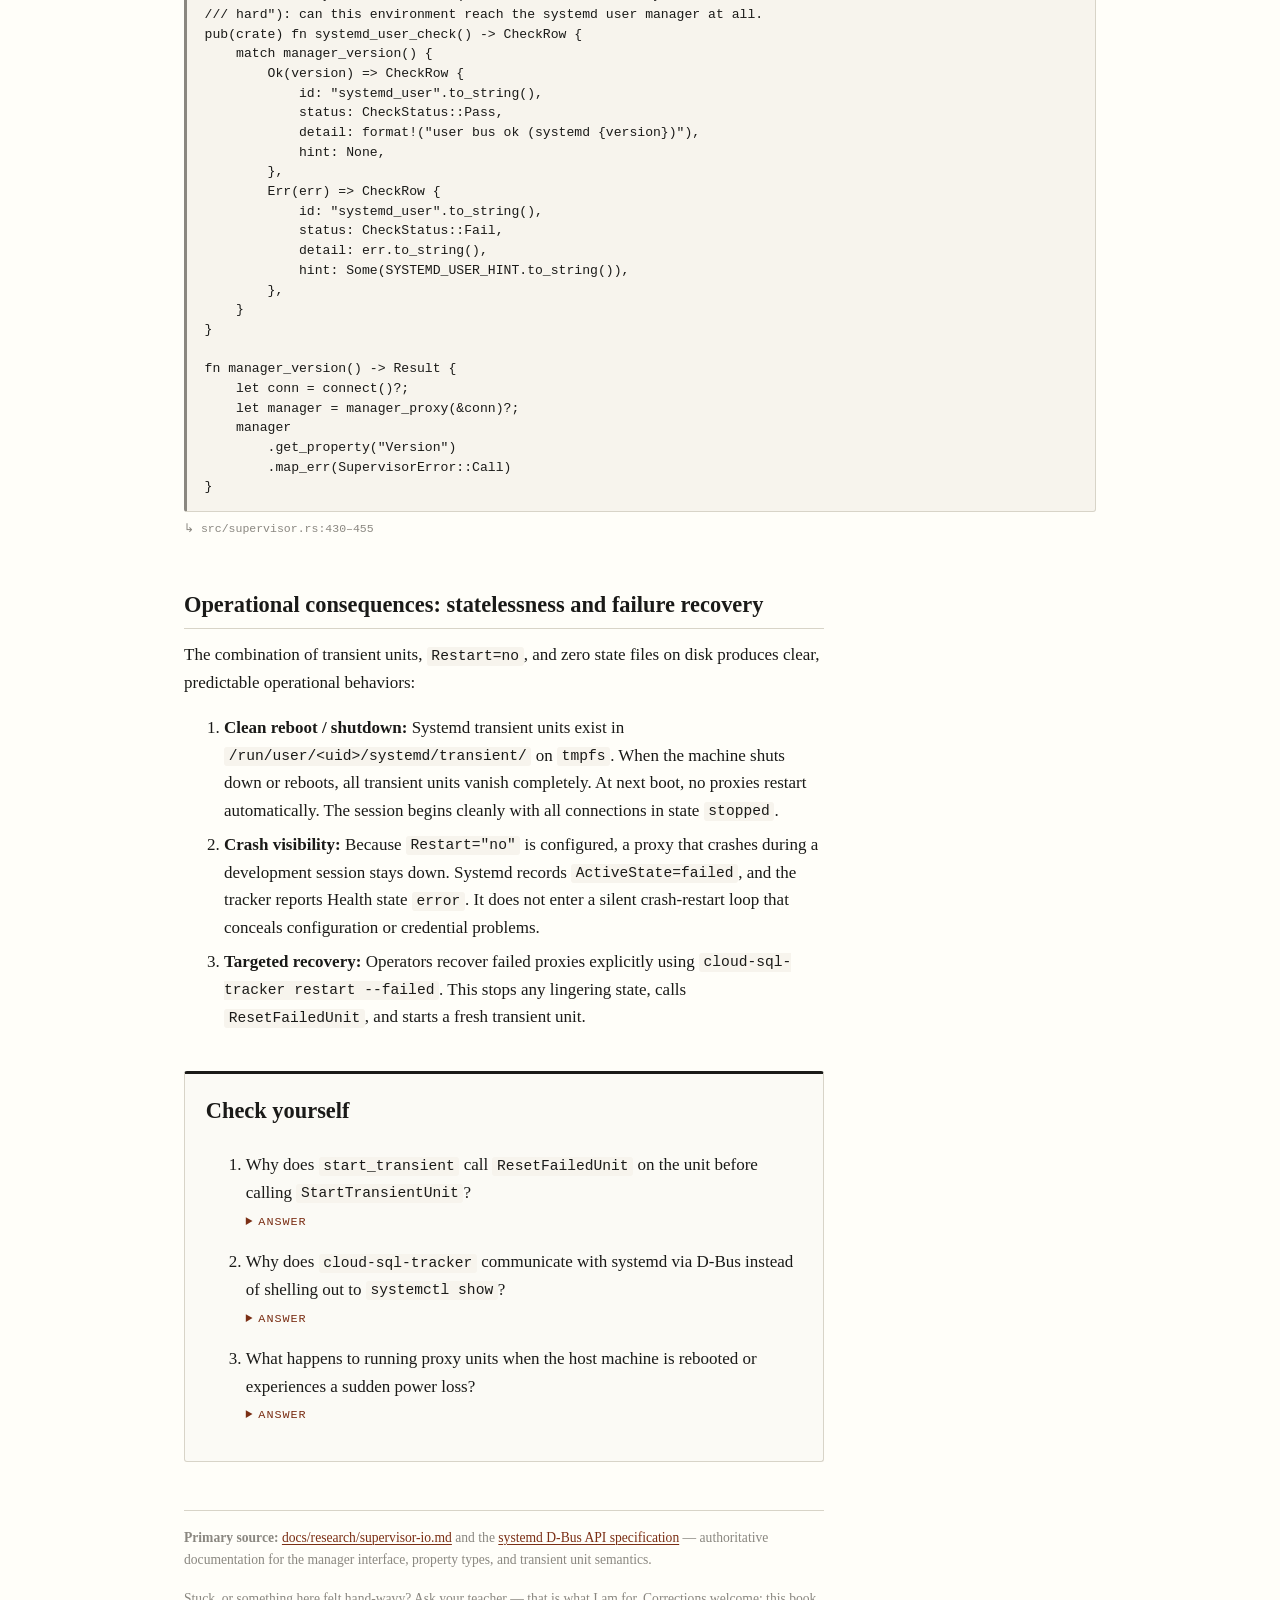
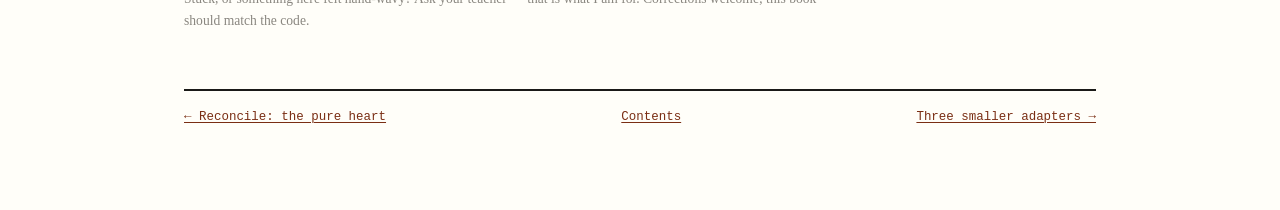
<file: learning/chapters/07-supervisor.html>
<!DOCTYPE html>
<html lang="en">
<head>
<meta charset="utf-8">
<meta name="viewport" content="width=device-width, initial-scale=1">
<title>07. Talking to systemd — cloud-sql-tracker</title>
<link rel="stylesheet" href="../assets/textbook.css">
</head>
<body>

<p class="crumb"><a href="../index.html">Contents</a> &rsaquo; Part III &rsaquo; Chapter 07</p>

<header class="book-head">
  <p class="kicker">Chapter 07 &middot; Part III</p>
  <h1>Talking to systemd</h1>
  <p class="lede">How cloud-sql-tracker supervises background database proxies as transient systemd services over native D-Bus IPC, avoiding subprocess shell-outs and unmanaged background daemons.</p>
</header>

<h2>The native Linux supervision model</h2>

<p>In <a href="03-the-shape.html">Chapter 03</a>, we saw that <code>cloud-sql-tracker</code> is a stateless CLI rather than a long-lived daemon. When an operator starts a <a href="../reference/glossary.html#connection">Connection</a>, the CLI does not spawn a background thread or detach a child process using fork-and-forget. Instead, it delegates process lifecycle management directly to the Linux service manager.</p>

<p>To understand how this works in code, we need four foundational Linux concepts:</p>

<ul>
  <li><strong>systemd --user:</strong> A per-user instance of systemd that manages user session services. Unlike the system-wide service manager (PID 1), it runs unprivileged within the user's session and manages background jobs tied to that user.</li>
  <li><strong>D-Bus:</strong> The standard Linux inter-process communication (IPC) system. It provides a structured, object-oriented message bus where programs invoke methods and inspect properties on registered services.</li>
  <li><strong>zbus:</strong> A pure-Rust D-Bus crate that provides type-safe, high-performance synchronous and asynchronous connections to the D-Bus daemon.</li>
  <li><strong>transient unit:</strong> A dynamic systemd service created in-memory at runtime via D-Bus (<code>cloud-sql-proxy-&lt;id&gt;.service</code>) rather than read from persistent unit files on disk in <code>~/.config/systemd/user/</code>.</li>
</ul>

<div class="diagram">┌────────────────────────────────────────────────────────────────────────┐
│ cloud-sql-tracker (Rust CLI)                                           │
│  └─ src/supervisor.rs                                                  │
└───────────────────────────────────┬────────────────────────────────────┘
                                    │ zbus (session bus connection)
                                    │ Destination: org.freedesktop.systemd1
                                    │ Interface:   org.freedesktop.systemd1.Manager
                                    ▼
┌────────────────────────────────────────────────────────────────────────┐
│ systemd --user                                                         │
│  ├─ Method: StartTransientUnit("cloud-sql-proxy-fe-dev.service", ...)  │
│  ├─ Method: StopUnit("cloud-sql-proxy-fe-dev.service", "replace")      │
│  ├─ Method: GetUnit / Properties.GetAll                                │
│  └─ Transient Service: cloud-sql-proxy-fe-dev.service                  │
│      └─ ExecStart: /usr/bin/cloud-sql-proxy --address=...              │
└────────────────────────────────────────────────────────────────────────┘</div>

<h2>Why native D-Bus over systemctl shell-outs</h2>

<p>As documented in <a href="https://github.com/golgor/cloud-sql-tracker/blob/main/docs/adr/0004-rust-toolchain-and-linux-io.md">ADR 0004</a> and research brief <a href="https://github.com/golgor/cloud-sql-tracker/blob/main/docs/research/supervisor-io.md"><code>docs/research/supervisor-io.md</code></a>, the project evaluated two ways to interact with systemd:</p>

<ol>
  <li>Shelling out to CLI binaries: spawning <code>systemd-run --user</code> and parsing <code>systemctl --user show</code> text output.</li>
  <li>Communicating natively over D-Bus using <code>zbus</code>.</li>
</ol>

<div class="why">
  <span class="label">Why</span>
  <p><strong>Pick:</strong> Use native D-Bus calls via <code>zbus</code> on the user session bus.<br>
  <strong>Why:</strong> D-Bus provides strongly-typed properties (such as <code>MainPID: u32</code> and integer microsecond timestamps) and explicit error variants (such as <code>NoSuchUnit</code>). Shelling out to <code>systemctl show</code> requires fragile string parsing, spawns subprocesses on every check, and suffers from misleading exit codes—for example, <code>systemctl show</code> exits with status <code>0</code> even when a unit does not exist!<br>
  <strong>Discarded:</strong> Subprocess shell-outs to <code>systemd-run</code> / <code>systemctl</code>, and speculative traits like <code>trait Supervisor</code>.<br>
  <strong>Unchanged:</strong> <code>journalctl</code> remains a subprocess shell-out for logs, because text log streaming is already its native interface.</p>
</div>

<p>The implementation in <code>src/supervisor.rs</code> defines the standard D-Bus destination and interface constants:</p>

<pre><code>const SYSTEMD_DESTINATION: &str = "org.freedesktop.systemd1";
const MANAGER_PATH: &str = "/org/freedesktop/systemd1";
const MANAGER_INTERFACE: &str = "org.freedesktop.systemd1.Manager";
const PROPERTIES_INTERFACE: &str = "org.freedesktop.DBus.Properties";
const UNIT_INTERFACE: &str = "org.freedesktop.systemd1.Unit";
const SERVICE_INTERFACE: &str = "org.freedesktop.systemd1.Service";

/// The D-Bus error systemd returns from `GetUnit`/`StopUnit` for a Unit name
/// it has never loaded — a successful "absent" outcome, not an I/O error
/// (`docs/research/supervisor-io.md`, "Failure classification").
const NO_SUCH_UNIT: &str = "org.freedesktop.systemd1.NoSuchUnit";</code></pre>
<p class="src">src/supervisor.rs:21–31</p>

<h2>Starting a proxy: <code>start_transient</code></h2>

<p>To start a proxy, <code>start_transient</code> calls the systemd manager's <code>StartTransientUnit</code> method. Before it can do that safely, however, it must address a subtle systemd lifecycle quirk.</p>

<div class="trap">
  <span class="label">The UnitExists Gotcha</span>
  <p>When a transient unit crashes or fails, systemd does not immediately unload it from memory; it keeps the unit in state <code>ActiveState=failed</code>. If the operator subsequently calls <code>StartTransientUnit</code> with that same unit name, systemd rejects the call with an error: <code>UnitExists</code>. To prevent this, <code>start_transient</code> best-effort invokes <code>ResetFailedUnit</code> first, clearing any residual failure state.</p>
</div>

<p>Here is the full <code>start_transient</code> implementation in <code>src/supervisor.rs</code>:</p>

<pre><code>/// Start `connection`'s Proxy as a transient `Type=exec` Unit
/// (`docs/research/supervisor-io.md`, "v1 D-Bus calls", `start_transient`).
///
/// `env` is the already-resolved environment to forward (e.g. `HOME`,
/// `GOOGLE_APPLICATION_CREDENTIALS`) — this module does not resolve ADC or
/// `PATH` itself; that is `env`'s job (`docs/modules.v1.md`, "env").
///
pub(crate) fn start_transient(
    connection: &Connection,
    proxy_bin: &Path,
    env: &[(String, String)],
) -> Result<(), SupervisorError> {
    let unit = model::unit_name(&connection.id)?;
    let conn = connect()?;
    let manager = manager_proxy(&conn)?;

    // A Unit that ended up `ActiveState=failed` (crash, exec failure, ...)
    // stays loaded until something clears it — `StartTransientUnit` then
    // rejects the same unit name with systemd's `UnitExists`. `stop`
    // already clears this after a successful `StopUnit`
    // (`docs/modules.v1.md`, "supervisor": "reset-failed after stop (and
    // on restart)"), but a plain `start` on a Connection nobody stopped
    // first (e.g. right after the proxy crashed on its own) never goes
    // through `stop`. Best-effort here too: a failed reset must not abort
    // the start attempt — `StartTransientUnit` below is the call that
    // actually needs to succeed.
    let _: Result<(), zbus::Error> = manager.call("ResetFailedUnit", &(unit.as_str(),));

    let exec_start: Vec<(String, Vec<String>, bool)> = vec![(
        proxy_bin.display().to_string(),
        proxy_argv(connection, proxy_bin),
        false,
    )];
    let environment: Vec<String> = env.iter().map(|(k, v)| format!("{k}={v}")).collect();

    let properties: Vec<(&str, Value<'_>)> = vec![
        (
            "Description",
            Value::new(format!("Cloud SQL Auth Proxy ({})", connection.id)),
        ),
        ("Type", Value::new("exec")),
        ("KillMode", Value::new("control-group")),
        ("TimeoutStopUSec", Value::new(TIMEOUT_STOP_USEC)),
        ("Restart", Value::new("no")),
        ("Environment", Value::new(environment)),
        ("ExecStart", Value::new(exec_start)),
    ];
    let aux: Vec<(&str, Vec<(&str, Value<'_>)>)> = Vec::new();

    manager
        .call::<_, _, OwnedObjectPath>(
            "StartTransientUnit",
            &(unit.as_str(), "fail", properties, aux),
        )
        .map_err(SupervisorError::Call)?;
    Ok(())
}</code></pre>
<p class="src">src/supervisor.rs:316–371</p>

<h3>The transient unit properties explained</h3>

<p>Every D-Bus property passed in <code>properties</code> enforces a deliberate operational constraint:</p>

<table>
  <thead>
    <tr>
      <th>Property</th>
      <th>Value</th>
      <th>Purpose &amp; Operational Rationale</th>
    </tr>
  </thead>
  <tbody>
    <tr>
      <td><code>Description</code></td>
      <td><code>Cloud SQL Auth Proxy (&lt;id&gt;)</code></td>
      <td>Human-readable string appearing in system logs and journal entries.</td>
    </tr>
    <tr>
      <td><code>Type</code></td>
      <td><code>"exec"</code></td>
      <td>Unlike <code>Type=simple</code> (which reports immediate start before executing), <code>Type=exec</code> delays reporting success until systemd has executed the binary via <code>execve</code>. If the binary is missing or lacks executable permissions, start fails immediately.</td>
    </tr>
    <tr>
      <td><code>KillMode</code></td>
      <td><code>"control-group"</code></td>
      <td>When stopping the unit, systemd signals all processes in the unit's cgroup, ensuring any child helpers or shell wrappers are cleanly terminated.</td>
    </tr>
    <tr>
      <td><code>TimeoutStopUSec</code></td>
      <td><code>30_000_000</code> (30s)</td>
      <td>Grace period between sending <code>SIGTERM</code> and forcing process termination with <code>SIGKILL</code>.</td>
    </tr>
    <tr>
      <td><code>Restart</code></td>
      <td><code>"no"</code></td>
      <td>Systemd will <strong>never</strong> restart a crashed proxy automatically. Crashes remain visible as <code>error</code> in the status report until the operator investigates.</td>
    </tr>
    <tr>
      <td><code>Environment</code></td>
      <td><code>["HOME=...", ...]</code></td>
      <td>Forwards necessary environment variables, such as <code>GOOGLE_APPLICATION_CREDENTIALS</code> (ADC), into the spawned proxy environment.</td>
    </tr>
    <tr>
      <td><code>ExecStart</code></td>
      <td><code>a(sasb)</code> structure</td>
      <td>The command specification: binary path, argument vector, and a boolean indicating whether exit code errors are ignored (<code>false</code>).</td>
    </tr>
  </tbody>
</table>

<h2>Building the proxy argv: <code>proxy_argv</code></h2>

<p>When systemd executes the proxy binary, it runs the exact argument vector constructed by <code>proxy_argv</code>:</p>

<pre><code>/// Always appended exactly once by [`proxy_argv`], even if `extra_args`
/// already repeats it.
const EXIT_ZERO_ON_SIGTERM: &str = "--exit-zero-on-sigterm";

/// The proxy argv for `ExecStart`, in the order
/// `docs/research/supervisor-io.md` ("v1 D-Bus calls", `ExecStart`)
/// specifies. `argv[0]` is always the absolute binary path (`execve`
/// convention). `--auto-iam-authn` is not in that doc's template but is a
/// frozen config flag (`docs/config.v1.md`, "Connection fields",
/// `auto_iam_authn`) — grouped with the other boolean flags.
fn proxy_argv(connection: &Connection, proxy_bin: &Path) -> Vec<String> {
    let mut argv = vec![
        proxy_bin.display().to_string(),
        format!("--address={}", connection.address),
        format!("--port={}", connection.port),
    ];
    if connection.private_ip {
        argv.push("--private-ip".to_string());
    }
    if connection.auto_iam_authn {
        argv.push("--auto-iam-authn".to_string());
    }
    // A configured `extra_args` may already repeat this flag; keep exactly
    // one copy, immediately before the final INSTANCE argument
    // (`docs/research/supervisor-io.md`).
    argv.extend(
        connection
            .extra_args
            .iter()
            .filter(|arg| arg.as_str() != EXIT_ZERO_ON_SIGTERM)
            .cloned(),
    );
    argv.push(EXIT_ZERO_ON_SIGTERM.to_string());
    argv.push(connection.instance.clone());
    argv
}</code></pre>
<p class="src">src/supervisor.rs:373–408</p>

<div class="note">
  <span class="label">The Clean Exit Invariant</span>
  <p>By default, Google's <code>cloud-sql-proxy</code> treats <code>SIGTERM</code> as an abnormal termination and exits with status <code>143</code> or <code>1</code>. Systemd would then record <code>Result=exit-code</code> and classify the unit as failed. By unconditionally appending <code>--exit-zero-on-sigterm</code>, the proxy exits with status code <code>0</code> on standard shutdown. As explored in <a href="06-reconcile.html">Chapter 06</a>, this is what allows Reconcile to distinguish an intentional stop from a crash.</p>
</div>

<h2>Inspecting state: <code>show</code> and <code>UnitSnapshot</code></h2>

<p>When the control plane queries status via <code>show</code>, it queries systemd for the unit's object path and reads properties across both <code>org.freedesktop.systemd1.Unit</code> and <code>org.freedesktop.systemd1.Service</code> interfaces.</p>

<pre><code>/// Everything Reconcile's clean-stop-vs-crash table needs about one Unit,
/// from a single `show` call (`docs/modules.v1.md`, "supervisor").
///
/// This module does not classify clean stop vs crash itself — that
/// judgement belongs to `reconcile` (pure), which this module does not
/// import (`docs/modules.v1.md`, "Dependency direction"). `commands` maps
/// a `Loaded` snapshot into `reconcile::UnitObservation`.
#[derive(Debug, Clone, PartialEq, Eq)]
pub(crate) enum UnitSnapshot {
    /// `LoadState=not-found`: systemd has never loaded this Unit.
    Absent,
    Loaded {
        active_state: UnitActiveState,
        /// Raw `SubState` (e.g. `running`, `dead`, `start-pre`). Diagnostic
        /// detail only — Reconcile's truth table does not branch on it.
        sub_state: String,
        /// `MainPID`; `None` when systemd reports `0` (no live process).
        main_pid: Option<u32>,
        result: UnitResult,
        exec_outcome: ExecOutcome,
        /// `ExecMainStartTimestampMonotonic`; `None` when systemd reports
        /// `0` (unknown / no start attempt yet).
        started_at_monotonic_usec: Option<u64>,
    },
}</code></pre>
<p class="src">src/supervisor.rs:49–76</p>

<p>The query logic cleanly handles missing units by catching the <code>NoSuchUnit</code> D-Bus error:</p>

<pre><code>/// Load/missing plus everything Reconcile needs about one Unit
/// (`docs/modules.v1.md`, "supervisor").
pub(crate) fn show(unit: &UnitName) -> Result<UnitSnapshot, SupervisorError> {
    let conn = connect()?;
    let manager = manager_proxy(&conn)?;

    let object_path: OwnedObjectPath = match manager.call("GetUnit", &(unit.as_str(),)) {
        Ok(path) => path,
        Err(err) if is_no_such_unit(&err) => return Ok(UnitSnapshot::Absent),
        Err(err) => return Err(SupervisorError::Call(err)),
    };

    read_snapshot(&conn, &object_path)
}

fn read_snapshot(
    conn: &zbus::blocking::Connection,
    object_path: &OwnedObjectPath,
) -> Result<UnitSnapshot, SupervisorError> {
    let properties = properties_proxy(conn, object_path)?;
    let unit_props = get_all_properties(&properties, UNIT_INTERFACE)?;
    let service_props = get_all_properties(&properties, SERVICE_INTERFACE)?;

    let active_state = map_active_state(required(&unit_props, "ActiveState")?);
    let sub_state = required(&unit_props, "SubState")?;

    let main_pid = match required::<u32>(&service_props, "MainPID")? {
        0 => None,
        pid => Some(pid),
    };
    let result = map_unit_result(required(&service_props, "Result")?);
    let exec_main_code = required(&service_props, "ExecMainCode")?;
    let exec_main_status = required(&service_props, "ExecMainStatus")?;
    let started_at_monotonic_usec =
        match required::<u64>(&service_props, "ExecMainStartTimestampMonotonic")? {
            0 => None,
            usec => Some(usec),
        };

    Ok(UnitSnapshot::Loaded {
        active_state,
        sub_state,
        main_pid,
        result,
        exec_outcome: exec_outcome(exec_main_code, exec_main_status),
        started_at_monotonic_usec,
    })
}</code></pre>
<p class="src">src/supervisor.rs:266–313</p>

<h3>Resilient property mapping</h3>

<p>Systemd versions evolve over time, introducing new active states or result codes (like <code>oom-kill</code> in newer systemd releases). Rather than panicking or collapsing unknown strings into generic errors, <code>src/supervisor.rs</code> retains unrecognized values in an <code>Unknown(String)</code> variant:</p>

<pre><code>#[derive(Debug, Clone, PartialEq, Eq)]
pub(crate) enum UnitActiveState {
    Inactive,
    Activating,
    Active,
    Deactivating,
    Failed,
    Unknown(String),
}

fn map_active_state(raw: String) -> UnitActiveState {
    match raw.as_str() {
        "inactive" => UnitActiveState::Inactive,
        "activating" => UnitActiveState::Activating,
        "active" => UnitActiveState::Active,
        "deactivating" => UnitActiveState::Deactivating,
        "failed" => UnitActiveState::Failed,
        _ => UnitActiveState::Unknown(raw),
    }
}</code></pre>
<p class="src">src/supervisor.rs:84–102</p>

<p>Similarly, the process exit signal is decoded using standard POSIX <code>SIGCHLD</code> codes to distinguish true exit codes from termination signals:</p>

<pre><code>mod sigchld {
    pub(super) const CLD_EXITED: i32 = 1;
    pub(super) const CLD_KILLED: i32 = 2;
    pub(super) const CLD_DUMPED: i32 = 3;
}

#[derive(Debug, Clone, Copy, PartialEq, Eq)]
pub(crate) enum ExecOutcome {
    /// `ExecMainCode == 0`: the Unit has no exec result yet.
    NotExited,
    ExitCode(i32),
    Signal(i32),
    /// An `ExecMainCode` this adapter does not know how to read.
    Unknown {
        code: i32,
        status: i32,
    },
}

fn exec_outcome(exec_main_code: i32, exec_main_status: i32) -> ExecOutcome {
    match exec_main_code {
        0 => ExecOutcome::NotExited,
        sigchld::CLD_EXITED => ExecOutcome::ExitCode(exec_main_status),
        sigchld::CLD_KILLED | sigchld::CLD_DUMPED => ExecOutcome::Signal(exec_main_status),
        code => ExecOutcome::Unknown {
            code,
            status: exec_main_status,
        },
    }
}</code></pre>
<p class="src">src/supervisor.rs:131–163</p>

<h2>Stopping and health-checking: <code>stop</code> and <code>systemd_user_check</code></h2>

<p>Stopping a unit calls <code>StopUnit</code> with mode <code>"replace"</code>. If systemd returns <code>NoSuchUnit</code>, the operation succeeds idempotently (a unit that was never started is already stopped). If stopping an existing unit succeeds, it also invokes <code>ResetFailedUnit</code> to clear stale failure counters.</p>

<pre><code>/// Stop `unit` (our Unit only — never kill-by-PID) and best-effort clear its
/// failed state (`docs/modules.v1.md`, "supervisor"). A Unit systemd has
/// never loaded is already stopped: idempotent success, not an error
/// (`docs/research/supervisor-io.md`, "stop").
///
pub(crate) fn stop(unit: &UnitName) -> Result<(), SupervisorError> {
    let conn = connect()?;
    let manager = manager_proxy(&conn)?;

    match manager.call::<_, _, OwnedObjectPath>("StopUnit", &(unit.as_str(), "replace")) {
        Ok(_) => {
            // A failed reset-failed must not undo a successful stop.
            let _: Result<(), zbus::Error> = manager.call("ResetFailedUnit", &(unit.as_str(),));
            Ok(())
        }
        Err(err) if is_no_such_unit(&err) => Ok(()),
        Err(err) => Err(SupervisorError::Call(err)),
    }
}</code></pre>
<p class="src">src/supervisor.rs:410–428</p>

<p>Finally, the <code>doctor</code> command's preflight check tests whether the user bus manager is responsive by reading its <code>Version</code> property:</p>

<pre><code>/// Doctor's `systemd_user` row (`docs/doctor.v1.md`, "`systemd_user` —
/// hard"): can this environment reach the systemd user manager at all.
pub(crate) fn systemd_user_check() -> CheckRow {
    match manager_version() {
        Ok(version) => CheckRow {
            id: "systemd_user".to_string(),
            status: CheckStatus::Pass,
            detail: format!("user bus ok (systemd {version})"),
            hint: None,
        },
        Err(err) => CheckRow {
            id: "systemd_user".to_string(),
            status: CheckStatus::Fail,
            detail: err.to_string(),
            hint: Some(SYSTEMD_USER_HINT.to_string()),
        },
    }
}

fn manager_version() -> Result<String, SupervisorError> {
    let conn = connect()?;
    let manager = manager_proxy(&conn)?;
    manager
        .get_property("Version")
        .map_err(SupervisorError::Call)
}</code></pre>
<p class="src">src/supervisor.rs:430–455</p>

<h2>Operational consequences: statelessness and failure recovery</h2>

<p>The combination of transient units, <code>Restart=no</code>, and zero state files on disk produces clear, predictable operational behaviors:</p>

<ol>
  <li><strong>Clean reboot / shutdown:</strong> Systemd transient units exist in <code>/run/user/&lt;uid&gt;/systemd/transient/</code> on <code>tmpfs</code>. When the machine shuts down or reboots, all transient units vanish completely. At next boot, no proxies restart automatically. The session begins cleanly with all connections in state <code>stopped</code>.</li>
  <li><strong>Crash visibility:</strong> Because <code>Restart="no"</code> is configured, a proxy that crashes during a development session stays down. Systemd records <code>ActiveState=failed</code>, and the tracker reports Health state <code>error</code>. It does not enter a silent crash-restart loop that conceals configuration or credential problems.</li>
  <li><strong>Targeted recovery:</strong> Operators recover failed proxies explicitly using <code>cloud-sql-tracker restart --failed</code>. This stops any lingering state, calls <code>ResetFailedUnit</code>, and starts a fresh transient unit.</li>
</ol>

<section class="check">
  <h2>Check yourself</h2>
  <ol>
    <li>Why does <code>start_transient</code> call <code>ResetFailedUnit</code> on the unit before calling <code>StartTransientUnit</code>?
      <details><summary>Answer</summary><p>When a transient service fails, systemd retains the failed unit in memory; calling <code>StartTransientUnit</code> on an existing failed unit fails with <code>UnitExists</code>. <code>ResetFailedUnit</code> clears the residual failure state so the new transient unit can be started.</p></details>
    </li>
    <li>Why does <code>cloud-sql-tracker</code> communicate with systemd via D-Bus instead of shelling out to <code>systemctl show</code>?
      <details><summary>Answer</summary><p>D-Bus provides typed properties (like <code>MainPID: u32</code>) and explicit error variants without subprocess overhead, whereas <code>systemctl show</code> requires string parsing, spawns processes, and returns exit code 0 even when a unit does not exist.</p></details>
    </li>
    <li>What happens to running proxy units when the host machine is rebooted or experiences a sudden power loss?
      <details><summary>Answer</summary><p>Because transient units reside in memory on <code>tmpfs</code> and have <code>Restart=no</code> with no persisted state files, all units disappear on reboot and no proxies start automatically; every connection starts cleanly in state <code>stopped</code>.</p></details>
    </li>
  </ol>
</section>

<footer class="book-foot">
  <p><strong>Primary source:</strong> <a href="https://github.com/golgor/cloud-sql-tracker/blob/main/docs/research/supervisor-io.md">docs/research/supervisor-io.md</a> and the <a href="https://www.freedesktop.org/software/systemd/man/latest/org.freedesktop.systemd1.html">systemd D-Bus API specification</a> — authoritative documentation for the manager interface, property types, and transient unit semantics.</p>
  <p>Stuck, or something here felt hand-wavy? Ask your teacher — that is what I am for. Corrections welcome; this book should match the code.</p>
</footer>

<nav class="chapter-nav">
  <a href="06-reconcile.html">&larr; Reconcile: the pure heart</a>
  <a href="../index.html">Contents</a>
  <a href="08-smaller-adapters.html">Three smaller adapters &rarr;</a>
</nav>

</body>
</html>
</file>
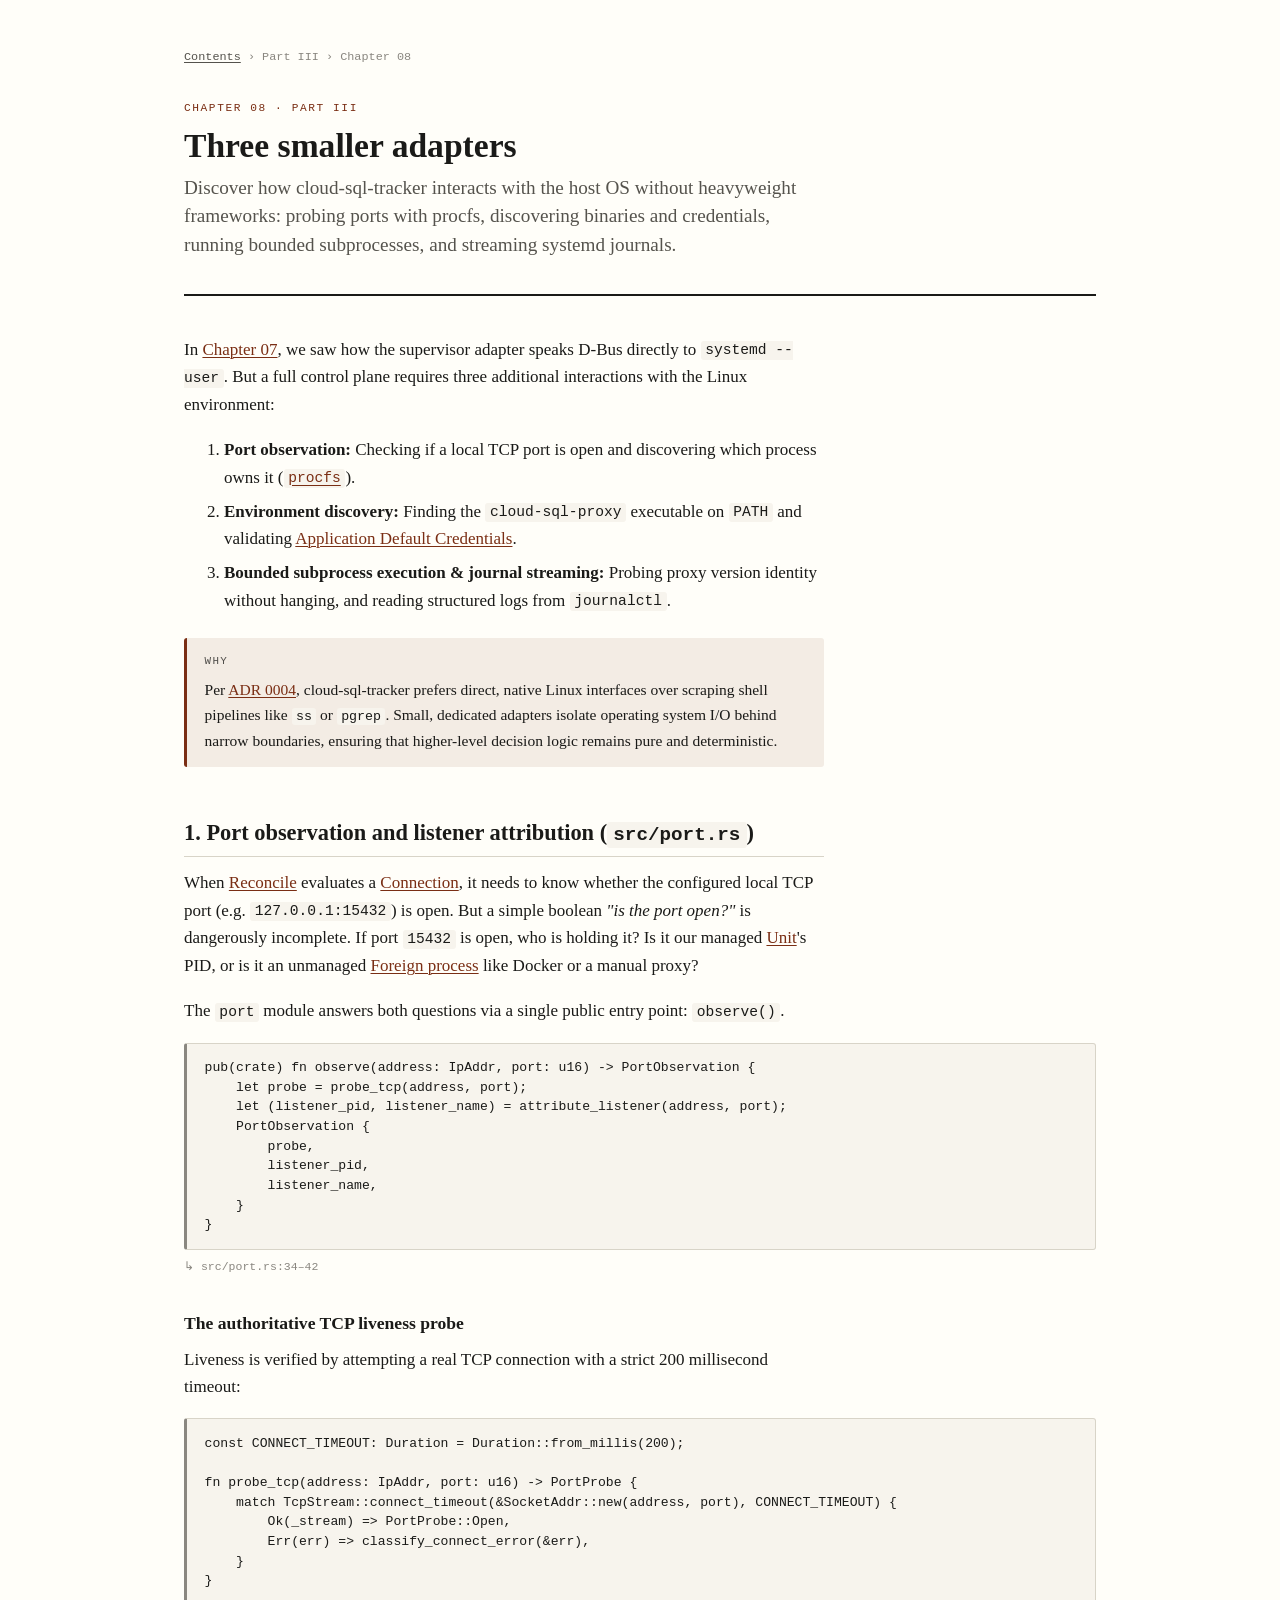
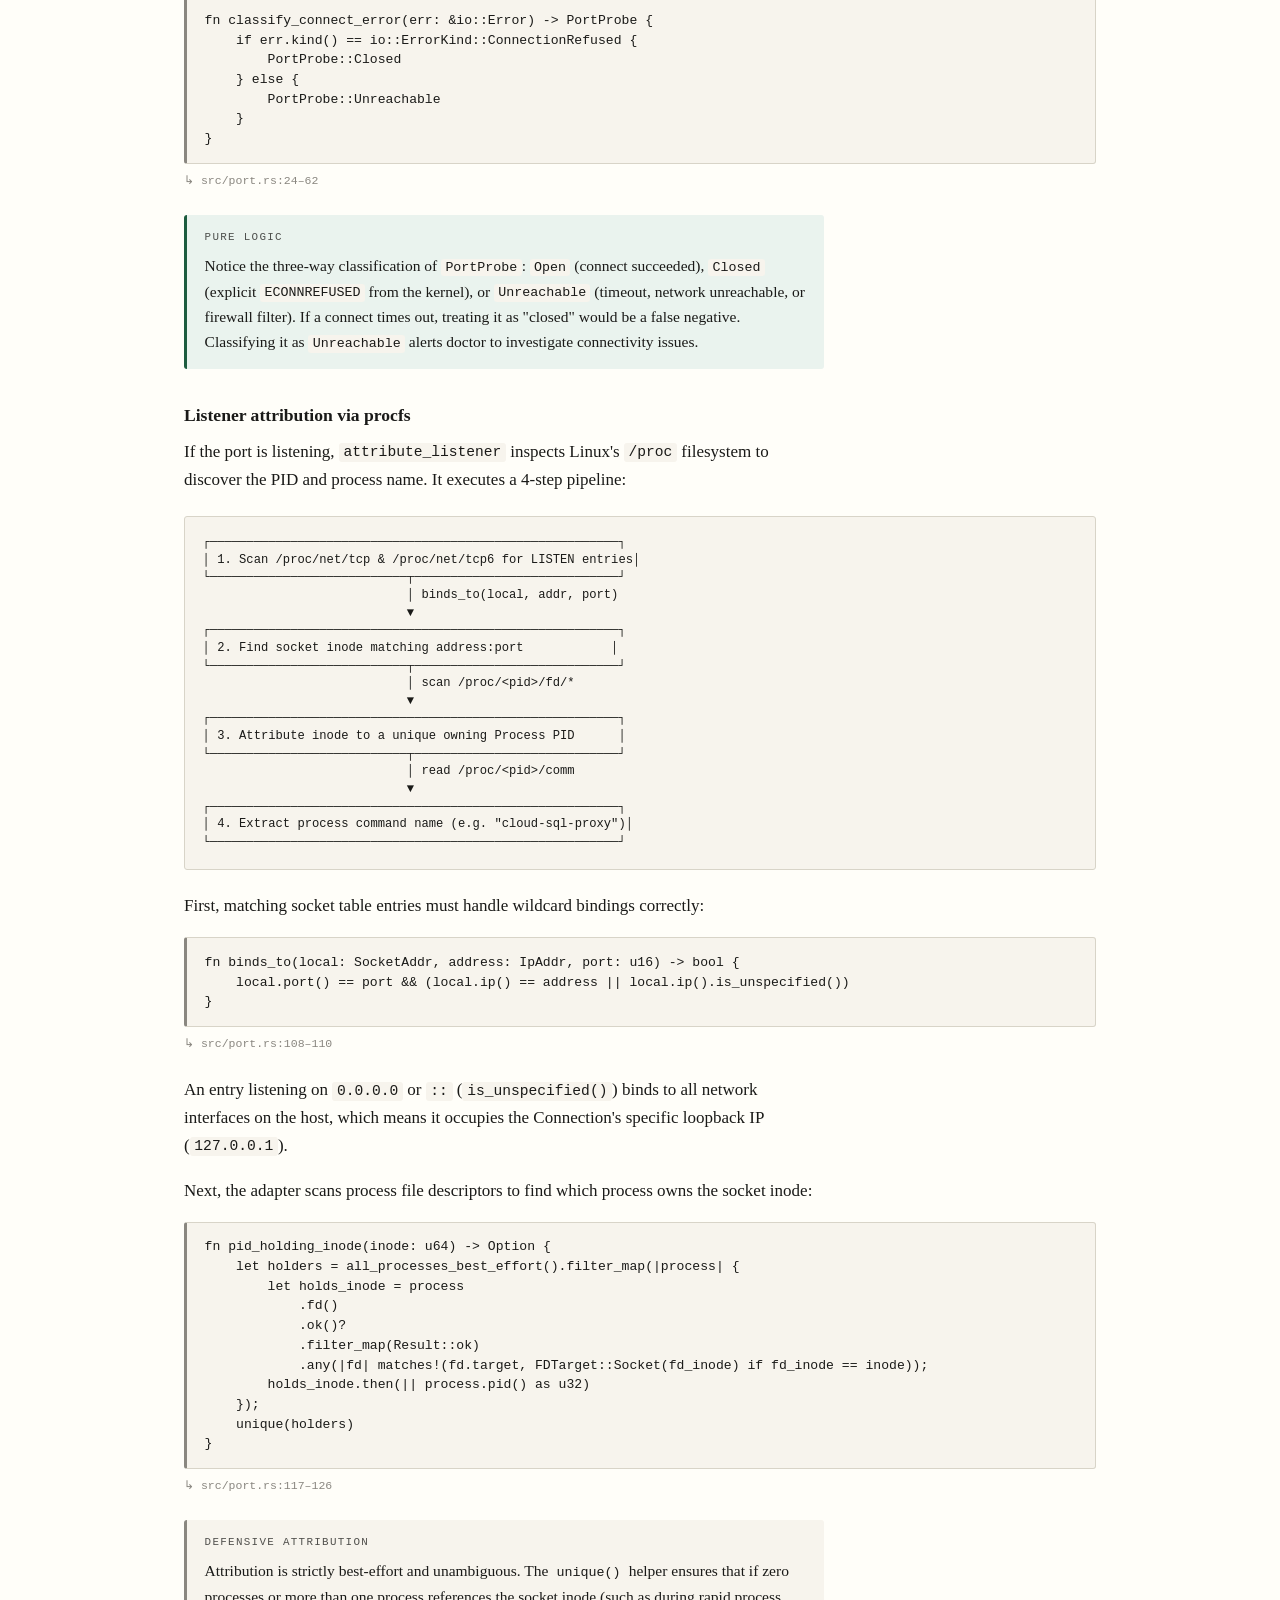
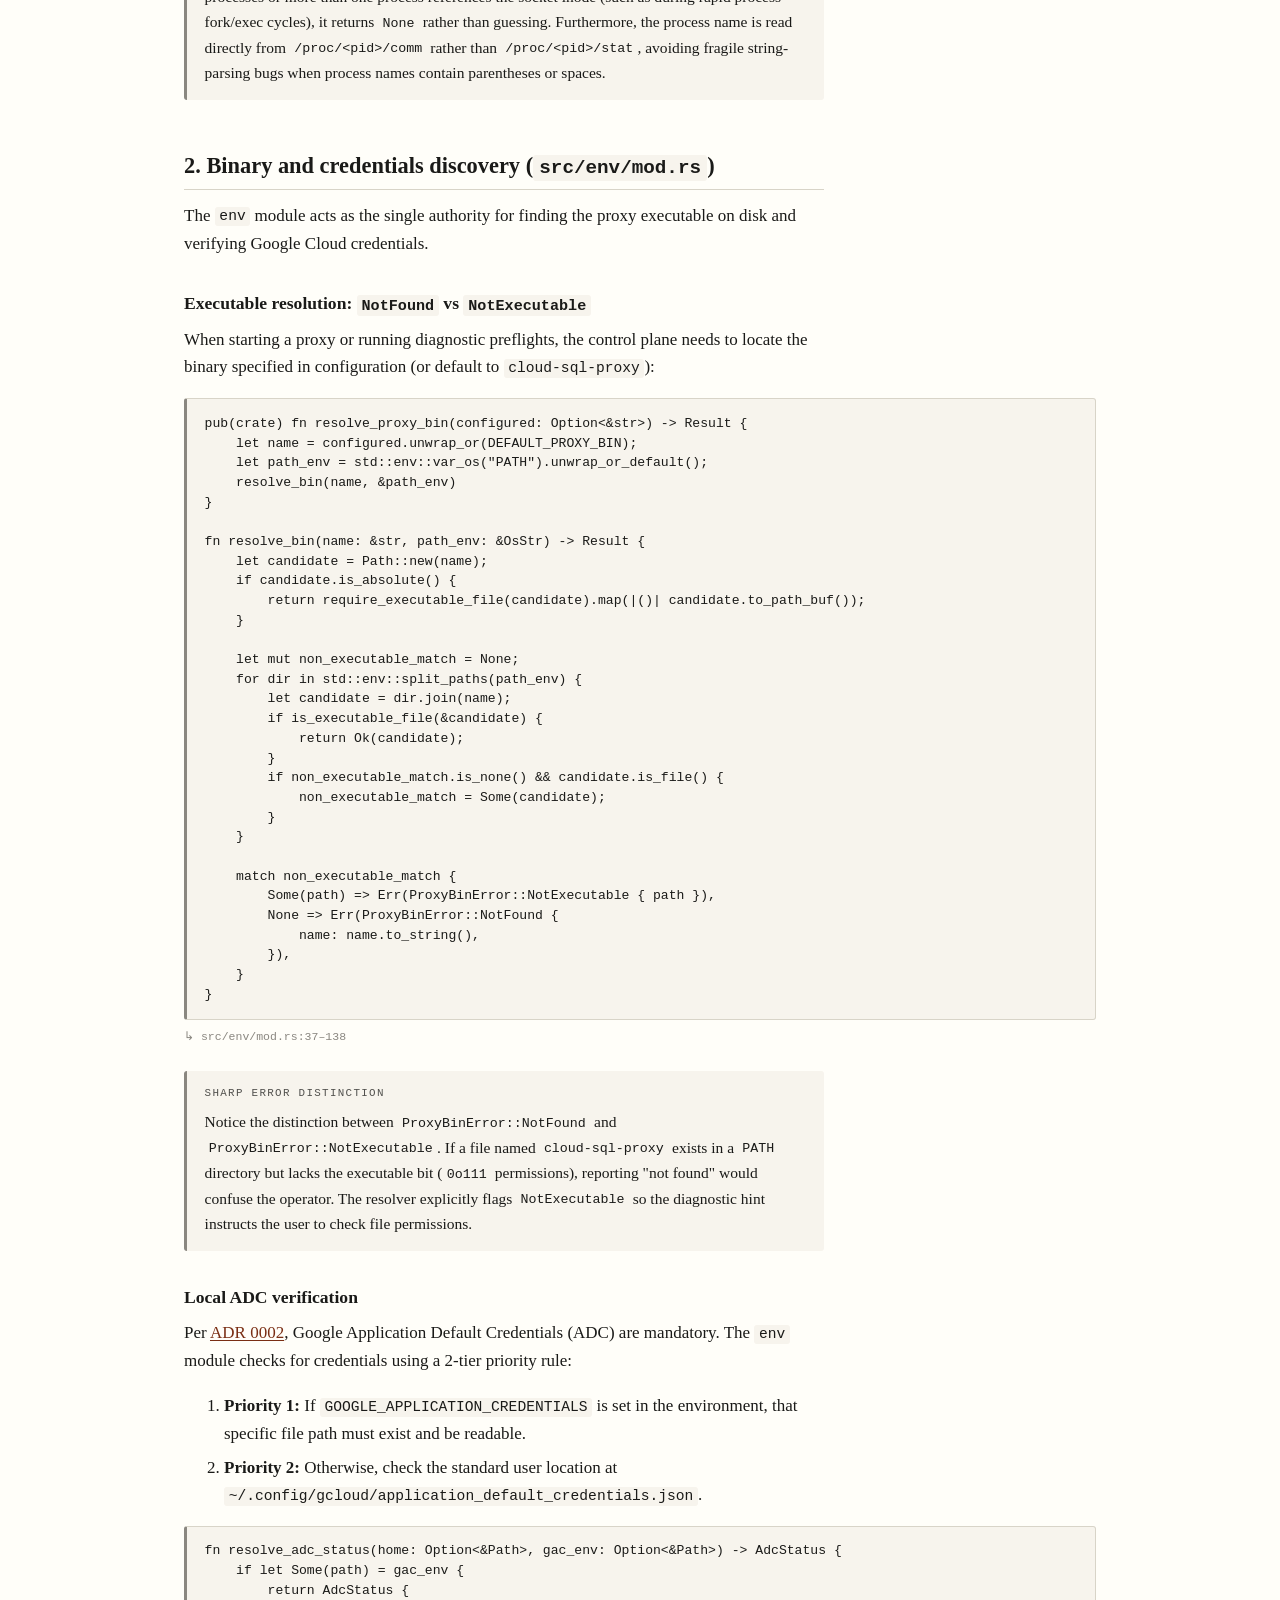
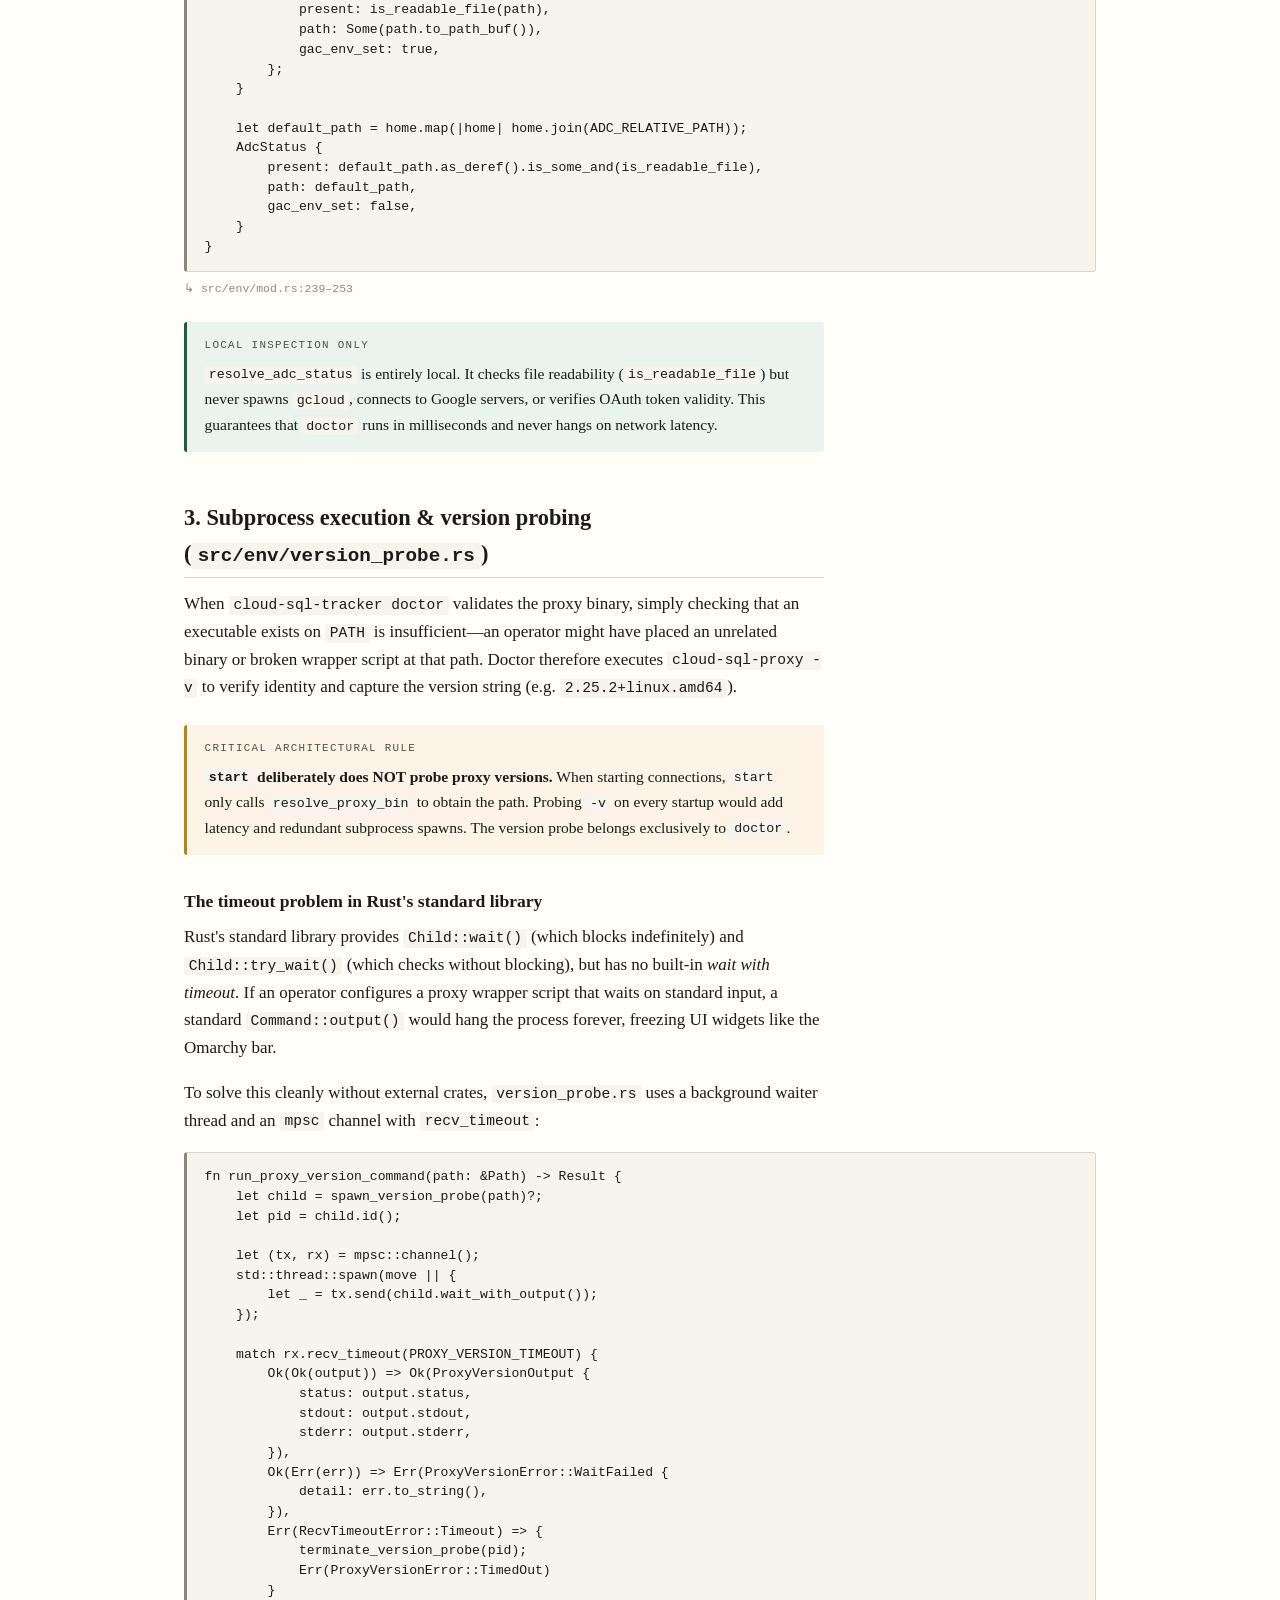
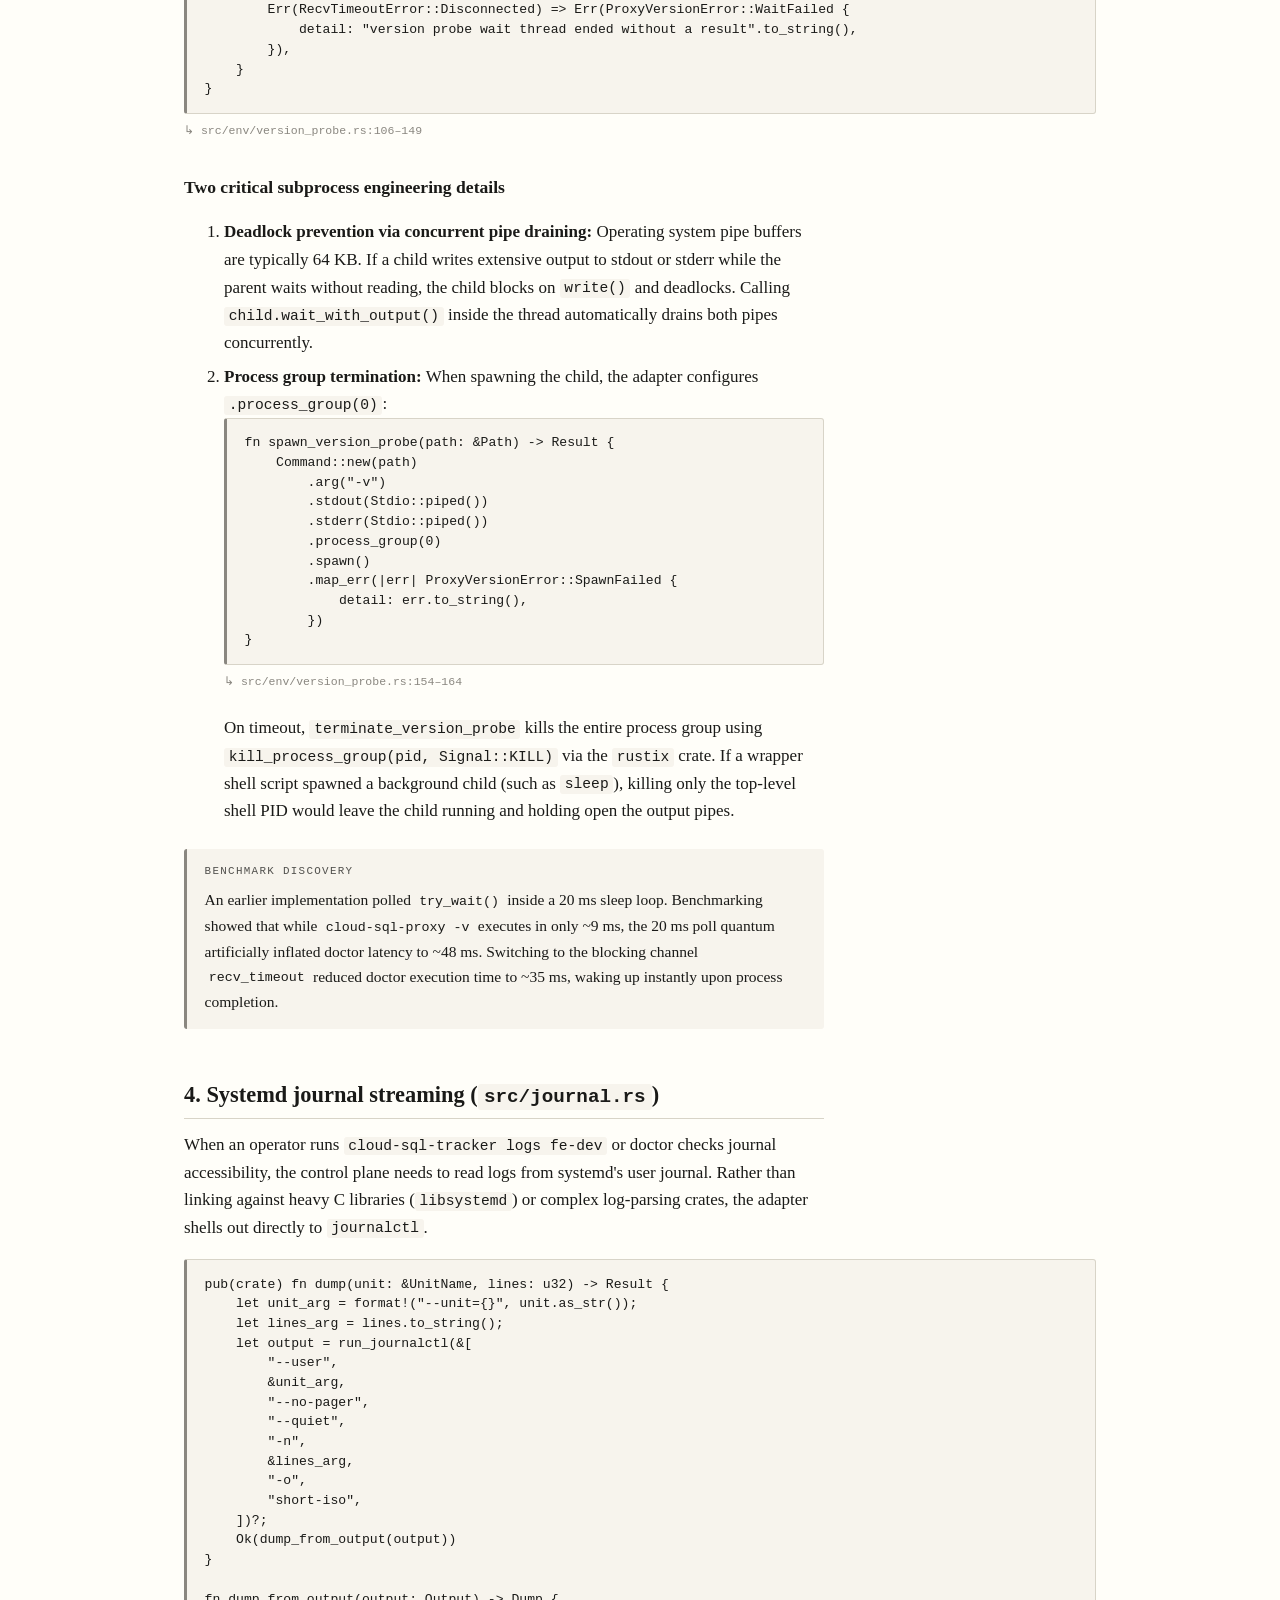
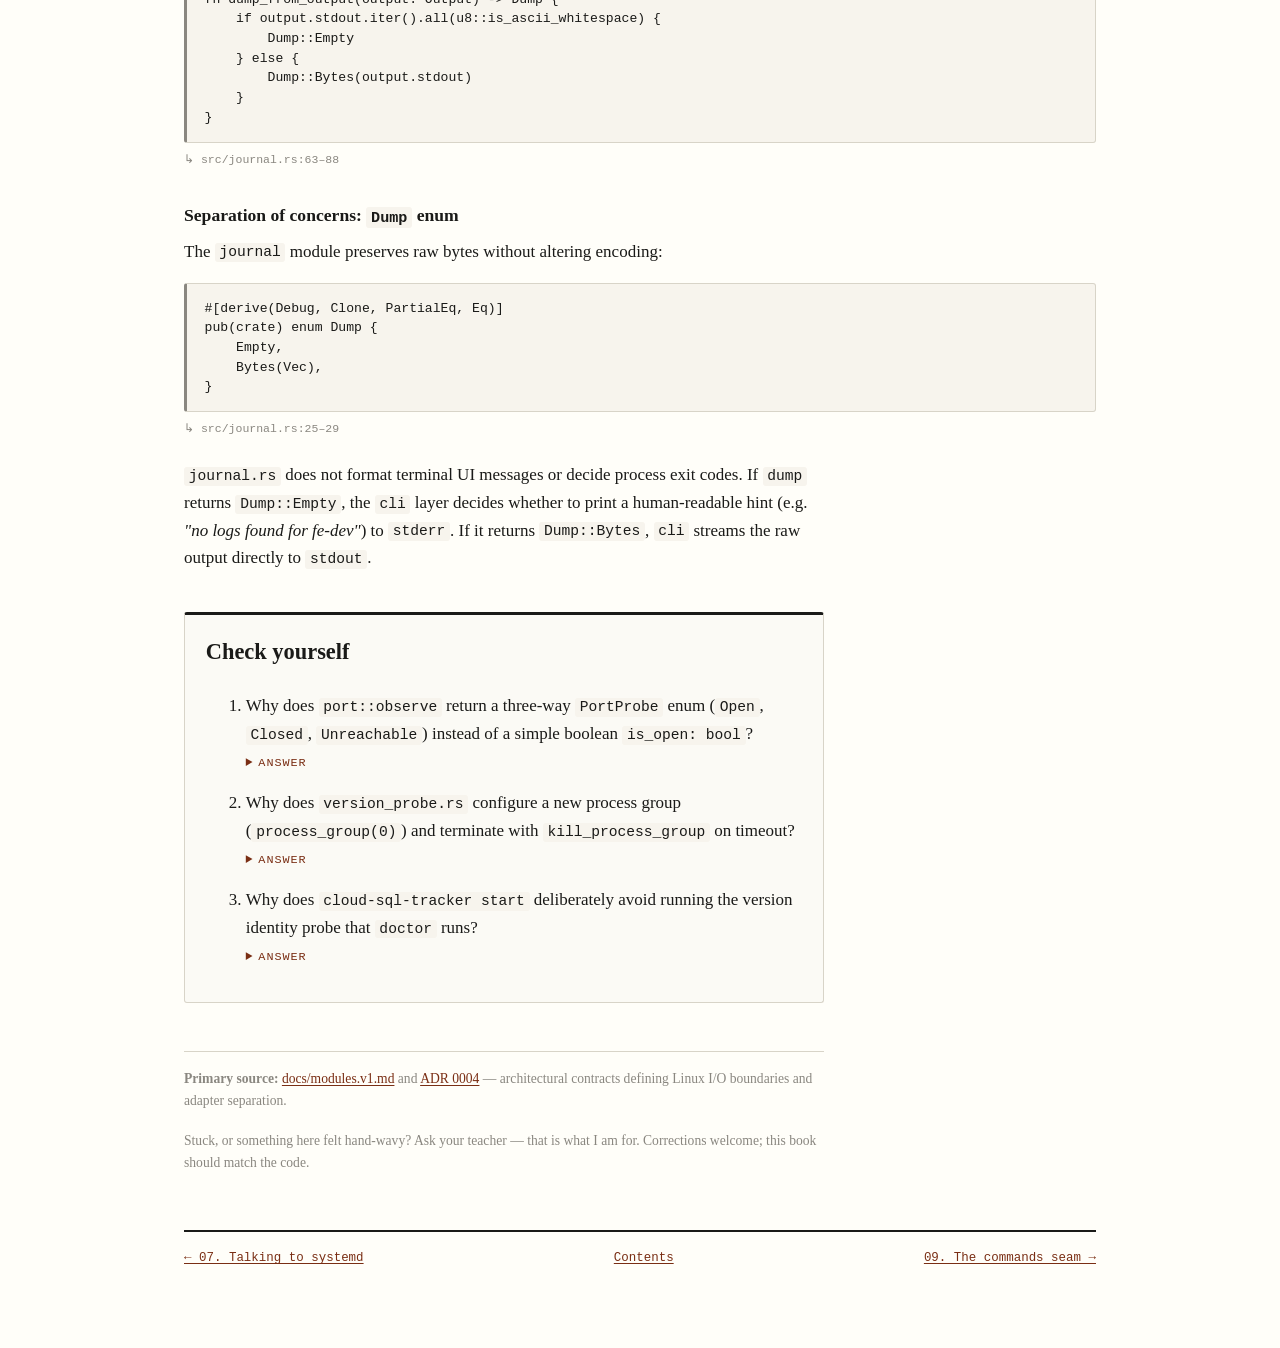
<file: learning/chapters/08-smaller-adapters.html>
<!DOCTYPE html>
<html lang="en">
<head>
<meta charset="utf-8">
<meta name="viewport" content="width=device-width, initial-scale=1">
<title>08. Three smaller adapters — cloud-sql-tracker</title>
<link rel="stylesheet" href="../assets/textbook.css">
</head>
<body>

<p class="crumb"><a href="../index.html">Contents</a> &rsaquo; Part III &rsaquo; Chapter 08</p>

<header class="book-head">
  <p class="kicker">Chapter 08 &middot; Part III</p>
  <h1>Three smaller adapters</h1>
  <p class="lede">Discover how cloud-sql-tracker interacts with the host OS without heavyweight frameworks: probing ports with procfs, discovering binaries and credentials, running bounded subprocesses, and streaming systemd journals.</p>
</header>

<p>In <a href="07-supervisor.html">Chapter 07</a>, we saw how the supervisor adapter speaks D-Bus directly to <code>systemd --user</code>. But a full control plane requires three additional interactions with the Linux environment:</p>

<ol>
  <li><strong>Port observation:</strong> Checking if a local TCP port is open and discovering which process owns it (<a href="../reference/glossary.html#procfs"><code>procfs</code></a>).</li>
  <li><strong>Environment discovery:</strong> Finding the <code>cloud-sql-proxy</code> executable on <code>PATH</code> and validating <a href="../reference/glossary.html#adc">Application Default Credentials</a>.</li>
  <li><strong>Bounded subprocess execution &amp; journal streaming:</strong> Probing proxy version identity without hanging, and reading structured logs from <code>journalctl</code>.</li>
</ol>

<div class="why">
  <span class="label">Why</span>
  <p>Per <a href="https://github.com/golgor/cloud-sql-tracker/blob/main/docs/adr/0004-rust-toolchain-and-linux-io.md">ADR 0004</a>, cloud-sql-tracker prefers direct, native Linux interfaces over scraping shell pipelines like <code>ss</code> or <code>pgrep</code>. Small, dedicated adapters isolate operating system I/O behind narrow boundaries, ensuring that higher-level decision logic remains pure and deterministic.</p>
</div>

<h2>1. Port observation and listener attribution (<code>src/port.rs</code>)</h2>

<p>When <a href="../reference/glossary.html#reconcile">Reconcile</a> evaluates a <a href="../reference/glossary.html#connection">Connection</a>, it needs to know whether the configured local TCP port (e.g. <code>127.0.0.1:15432</code>) is open. But a simple boolean <em>"is the port open?"</em> is dangerously incomplete. If port <code>15432</code> is open, who is holding it? Is it our managed <a href="../reference/glossary.html#unit">Unit</a>'s PID, or is it an unmanaged <a href="../reference/glossary.html#foreign-process">Foreign process</a> like Docker or a manual proxy?</p>

<p>The <code>port</code> module answers both questions via a single public entry point: <code>observe()</code>.</p>

<pre><code>pub(crate) fn observe(address: IpAddr, port: u16) -> PortObservation {
    let probe = probe_tcp(address, port);
    let (listener_pid, listener_name) = attribute_listener(address, port);
    PortObservation {
        probe,
        listener_pid,
        listener_name,
    }
}</code></pre>
<p class="src">src/port.rs:34–42</p>

<h3>The authoritative TCP liveness probe</h3>

<p>Liveness is verified by attempting a real TCP connection with a strict 200 millisecond timeout:</p>

<pre><code>const CONNECT_TIMEOUT: Duration = Duration::from_millis(200);

fn probe_tcp(address: IpAddr, port: u16) -> PortProbe {
    match TcpStream::connect_timeout(&SocketAddr::new(address, port), CONNECT_TIMEOUT) {
        Ok(_stream) => PortProbe::Open,
        Err(err) => classify_connect_error(&err),
    }
}

fn classify_connect_error(err: &io::Error) -> PortProbe {
    if err.kind() == io::ErrorKind::ConnectionRefused {
        PortProbe::Closed
    } else {
        PortProbe::Unreachable
    }
}</code></pre>
<p class="src">src/port.rs:24–62</p>

<div class="pure">
  <span class="label">Pure Logic</span>
  <p>Notice the three-way classification of <code>PortProbe</code>: <code>Open</code> (connect succeeded), <code>Closed</code> (explicit <code>ECONNREFUSED</code> from the kernel), or <code>Unreachable</code> (timeout, network unreachable, or firewall filter). If a connect times out, treating it as "closed" would be a false negative. Classifying it as <code>Unreachable</code> alerts doctor to investigate connectivity issues.</p>
</div>

<h3>Listener attribution via procfs</h3>

<p>If the port is listening, <code>attribute_listener</code> inspects Linux's <code>/proc</code> filesystem to discover the PID and process name. It executes a 4-step pipeline:</p>

<div class="diagram">┌────────────────────────────────────────────────────────┐
│ 1. Scan /proc/net/tcp & /proc/net/tcp6 for LISTEN entries│
└───────────────────────────┬────────────────────────────┘
                            │ binds_to(local, addr, port)
                            ▼
┌────────────────────────────────────────────────────────┐
│ 2. Find socket inode matching address:port            │
└───────────────────────────┬────────────────────────────┘
                            │ scan /proc/&lt;pid&gt;/fd/*
                            ▼
┌────────────────────────────────────────────────────────┐
│ 3. Attribute inode to a unique owning Process PID      │
└───────────────────────────┬────────────────────────────┘
                            │ read /proc/&lt;pid&gt;/comm
                            ▼
┌────────────────────────────────────────────────────────┐
│ 4. Extract process command name (e.g. "cloud-sql-proxy")│
└────────────────────────────────────────────────────────┘</div>

<p>First, matching socket table entries must handle wildcard bindings correctly:</p>

<pre><code>fn binds_to(local: SocketAddr, address: IpAddr, port: u16) -> bool {
    local.port() == port && (local.ip() == address || local.ip().is_unspecified())
}</code></pre>
<p class="src">src/port.rs:108–110</p>

<p>An entry listening on <code>0.0.0.0</code> or <code>::</code> (<code>is_unspecified()</code>) binds to all network interfaces on the host, which means it occupies the Connection's specific loopback IP (<code>127.0.0.1</code>).</p>

<p>Next, the adapter scans process file descriptors to find which process owns the socket inode:</p>

<pre><code>fn pid_holding_inode(inode: u64) -> Option<u32> {
    let holders = all_processes_best_effort().filter_map(|process| {
        let holds_inode = process
            .fd()
            .ok()?
            .filter_map(Result::ok)
            .any(|fd| matches!(fd.target, FDTarget::Socket(fd_inode) if fd_inode == inode));
        holds_inode.then(|| process.pid() as u32)
    });
    unique(holders)
}</code></pre>
<p class="src">src/port.rs:117–126</p>

<div class="note">
  <span class="label">Defensive Attribution</span>
  <p>Attribution is strictly best-effort and unambiguous. The <code>unique()</code> helper ensures that if zero processes or more than one process references the socket inode (such as during rapid process fork/exec cycles), it returns <code>None</code> rather than guessing. Furthermore, the process name is read directly from <code>/proc/&lt;pid&gt;/comm</code> rather than <code>/proc/&lt;pid&gt;/stat</code>, avoiding fragile string-parsing bugs when process names contain parentheses or spaces.</p>
</div>

<h2>2. Binary and credentials discovery (<code>src/env/mod.rs</code>)</h2>

<p>The <code>env</code> module acts as the single authority for finding the proxy executable on disk and verifying Google Cloud credentials.</p>

<h3>Executable resolution: <code>NotFound</code> vs <code>NotExecutable</code></h3>

<p>When starting a proxy or running diagnostic preflights, the control plane needs to locate the binary specified in configuration (or default to <code>cloud-sql-proxy</code>):</p>

<pre><code>pub(crate) fn resolve_proxy_bin(configured: Option<&str>) -> Result<PathBuf, ProxyBinError> {
    let name = configured.unwrap_or(DEFAULT_PROXY_BIN);
    let path_env = std::env::var_os("PATH").unwrap_or_default();
    resolve_bin(name, &path_env)
}

fn resolve_bin(name: &str, path_env: &OsStr) -> Result<PathBuf, ProxyBinError> {
    let candidate = Path::new(name);
    if candidate.is_absolute() {
        return require_executable_file(candidate).map(|()| candidate.to_path_buf());
    }

    let mut non_executable_match = None;
    for dir in std::env::split_paths(path_env) {
        let candidate = dir.join(name);
        if is_executable_file(&candidate) {
            return Ok(candidate);
        }
        if non_executable_match.is_none() && candidate.is_file() {
            non_executable_match = Some(candidate);
        }
    }

    match non_executable_match {
        Some(path) => Err(ProxyBinError::NotExecutable { path }),
        None => Err(ProxyBinError::NotFound {
            name: name.to_string(),
        }),
    }
}</code></pre>
<p class="src">src/env/mod.rs:37–138</p>

<div class="note">
  <span class="label">Sharp Error Distinction</span>
  <p>Notice the distinction between <code>ProxyBinError::NotFound</code> and <code>ProxyBinError::NotExecutable</code>. If a file named <code>cloud-sql-proxy</code> exists in a <code>PATH</code> directory but lacks the executable bit (<code>0o111</code> permissions), reporting "not found" would confuse the operator. The resolver explicitly flags <code>NotExecutable</code> so the diagnostic hint instructs the user to check file permissions.</p>
</div>

<h3>Local ADC verification</h3>

<p>Per <a href="https://github.com/golgor/cloud-sql-tracker/blob/main/docs/adr/0002-adc-only-auth.md">ADR 0002</a>, Google Application Default Credentials (ADC) are mandatory. The <code>env</code> module checks for credentials using a 2-tier priority rule:</p>

<ol>
  <li><strong>Priority 1:</strong> If <code>GOOGLE_APPLICATION_CREDENTIALS</code> is set in the environment, that specific file path must exist and be readable.</li>
  <li><strong>Priority 2:</strong> Otherwise, check the standard user location at <code>~/.config/gcloud/application_default_credentials.json</code>.</li>
</ol>

<pre><code>fn resolve_adc_status(home: Option<&Path>, gac_env: Option<&Path>) -> AdcStatus {
    if let Some(path) = gac_env {
        return AdcStatus {
            present: is_readable_file(path),
            path: Some(path.to_path_buf()),
            gac_env_set: true,
        };
    }

    let default_path = home.map(|home| home.join(ADC_RELATIVE_PATH));
    AdcStatus {
        present: default_path.as_deref().is_some_and(is_readable_file),
        path: default_path,
        gac_env_set: false,
    }
}</code></pre>
<p class="src">src/env/mod.rs:239–253</p>

<div class="pure">
  <span class="label">Local Inspection Only</span>
  <p><code>resolve_adc_status</code> is entirely local. It checks file readability (<code>is_readable_file</code>) but never spawns <code>gcloud</code>, connects to Google servers, or verifies OAuth token validity. This guarantees that <code>doctor</code> runs in milliseconds and never hangs on network latency.</p>
</div>

<h2>3. Subprocess execution &amp; version probing (<code>src/env/version_probe.rs</code>)</h2>

<p>When <code>cloud-sql-tracker doctor</code> validates the proxy binary, simply checking that an executable exists on <code>PATH</code> is insufficient—an operator might have placed an unrelated binary or broken wrapper script at that path. Doctor therefore executes <code>cloud-sql-proxy -v</code> to verify identity and capture the version string (e.g. <code>2.25.2+linux.amd64</code>).</p>

<div class="trap">
  <span class="label">Critical Architectural Rule</span>
  <p><strong><code>start</code> deliberately does NOT probe proxy versions.</strong> When starting connections, <code>start</code> only calls <code>resolve_proxy_bin</code> to obtain the path. Probing <code>-v</code> on every startup would add latency and redundant subprocess spawns. The version probe belongs exclusively to <code>doctor</code>.</p>
</div>

<h3>The timeout problem in Rust's standard library</h3>

<p>Rust's standard library provides <code>Child::wait()</code> (which blocks indefinitely) and <code>Child::try_wait()</code> (which checks without blocking), but has no built-in <em>wait with timeout</em>. If an operator configures a proxy wrapper script that waits on standard input, a standard <code>Command::output()</code> would hang the process forever, freezing UI widgets like the Omarchy bar.</p>

<p>To solve this cleanly without external crates, <code>version_probe.rs</code> uses a background waiter thread and an <code>mpsc</code> channel with <code>recv_timeout</code>:</p>

<pre><code>fn run_proxy_version_command(path: &Path) -> Result<ProxyVersionOutput, ProxyVersionError> {
    let child = spawn_version_probe(path)?;
    let pid = child.id();

    let (tx, rx) = mpsc::channel();
    std::thread::spawn(move || {
        let _ = tx.send(child.wait_with_output());
    });

    match rx.recv_timeout(PROXY_VERSION_TIMEOUT) {
        Ok(Ok(output)) => Ok(ProxyVersionOutput {
            status: output.status,
            stdout: output.stdout,
            stderr: output.stderr,
        }),
        Ok(Err(err)) => Err(ProxyVersionError::WaitFailed {
            detail: err.to_string(),
        }),
        Err(RecvTimeoutError::Timeout) => {
            terminate_version_probe(pid);
            Err(ProxyVersionError::TimedOut)
        }
        Err(RecvTimeoutError::Disconnected) => Err(ProxyVersionError::WaitFailed {
            detail: "version probe wait thread ended without a result".to_string(),
        }),
    }
}</code></pre>
<p class="src">src/env/version_probe.rs:106–149</p>

<h3>Two critical subprocess engineering details</h3>

<ol>
  <li><strong>Deadlock prevention via concurrent pipe draining:</strong> Operating system pipe buffers are typically 64 KB. If a child writes extensive output to stdout or stderr while the parent waits without reading, the child blocks on <code>write()</code> and deadlocks. Calling <code>child.wait_with_output()</code> inside the thread automatically drains both pipes concurrently.</li>
  <li><strong>Process group termination:</strong> When spawning the child, the adapter configures <code>.process_group(0)</code>:
    <pre><code>fn spawn_version_probe(path: &Path) -> Result<Child, ProxyVersionError> {
    Command::new(path)
        .arg("-v")
        .stdout(Stdio::piped())
        .stderr(Stdio::piped())
        .process_group(0)
        .spawn()
        .map_err(|err| ProxyVersionError::SpawnFailed {
            detail: err.to_string(),
        })
}</code></pre>
    <p class="src">src/env/version_probe.rs:154–164</p>
    <p>On timeout, <code>terminate_version_probe</code> kills the entire process group using <code>kill_process_group(pid, Signal::KILL)</code> via the <code>rustix</code> crate. If a wrapper shell script spawned a background child (such as <code>sleep</code>), killing only the top-level shell PID would leave the child running and holding open the output pipes.</p>
  </li>
</ol>

<div class="note">
  <span class="label">Benchmark Discovery</span>
  <p>An earlier implementation polled <code>try_wait()</code> inside a 20 ms sleep loop. Benchmarking showed that while <code>cloud-sql-proxy -v</code> executes in only ~9 ms, the 20 ms poll quantum artificially inflated doctor latency to ~48 ms. Switching to the blocking channel <code>recv_timeout</code> reduced doctor execution time to ~35 ms, waking up instantly upon process completion.</p>
</div>

<h2>4. Systemd journal streaming (<code>src/journal.rs</code>)</h2>

<p>When an operator runs <code>cloud-sql-tracker logs fe-dev</code> or doctor checks journal accessibility, the control plane needs to read logs from systemd's user journal. Rather than linking against heavy C libraries (<code>libsystemd</code>) or complex log-parsing crates, the adapter shells out directly to <code>journalctl</code>.</p>

<pre><code>pub(crate) fn dump(unit: &UnitName, lines: u32) -> Result<Dump, JournalError> {
    let unit_arg = format!("--unit={}", unit.as_str());
    let lines_arg = lines.to_string();
    let output = run_journalctl(&[
        "--user",
        &unit_arg,
        "--no-pager",
        "--quiet",
        "-n",
        &lines_arg,
        "-o",
        "short-iso",
    ])?;
    Ok(dump_from_output(output))
}

fn dump_from_output(output: Output) -> Dump {
    if output.stdout.iter().all(u8::is_ascii_whitespace) {
        Dump::Empty
    } else {
        Dump::Bytes(output.stdout)
    }
}</code></pre>
<p class="src">src/journal.rs:63–88</p>

<h3>Separation of concerns: <code>Dump</code> enum</h3>

<p>The <code>journal</code> module preserves raw bytes without altering encoding:</p>

<pre><code>#[derive(Debug, Clone, PartialEq, Eq)]
pub(crate) enum Dump {
    Empty,
    Bytes(Vec<u8>),
}</code></pre>
<p class="src">src/journal.rs:25–29</p>

<p><code>journal.rs</code> does not format terminal UI messages or decide process exit codes. If <code>dump</code> returns <code>Dump::Empty</code>, the <code>cli</code> layer decides whether to print a human-readable hint (e.g. <em>"no logs found for fe-dev"</em>) to <code>stderr</code>. If it returns <code>Dump::Bytes</code>, <code>cli</code> streams the raw output directly to <code>stdout</code>.</p>

<section class="check">
  <h2>Check yourself</h2>
  <ol>
    <li>Why does <code>port::observe</code> return a three-way <code>PortProbe</code> enum (<code>Open</code>, <code>Closed</code>, <code>Unreachable</code>) instead of a simple boolean <code>is_open: bool</code>?
      <details><summary>Answer</summary><p>A boolean cannot distinguish between an actively refused connection (the port is definitely closed and available) and a timeout or firewall error (unreachable). Treating timeouts as closed would produce false passes in health checks.</p></details>
    </li>
    <li>Why does <code>version_probe.rs</code> configure a new process group (<code>process_group(0)</code>) and terminate with <code>kill_process_group</code> on timeout?
      <details><summary>Answer</summary><p>If the configured proxy executable is a shell script that launches helper subprocesses (like <code>sleep</code>), killing only the parent shell PID leaves helper processes alive and holding stdout/stderr pipes open, preventing clean termination.</p></details>
    </li>
    <li>Why does <code>cloud-sql-tracker start</code> deliberately avoid running the version identity probe that <code>doctor</code> runs?
      <details><summary>Answer</summary><p>Startup is performance-critical and should remain fast. Running a version probe subprocess on every start invocation would add unnecessary latency, whereas <code>start</code> only needs to resolve the executable path to launch the transient unit.</p></details>
    </li>
  </ol>
</section>

<footer class="book-foot">
  <p><strong>Primary source:</strong> <a href="https://github.com/golgor/cloud-sql-tracker/blob/main/docs/modules.v1.md">docs/modules.v1.md</a> and <a href="https://github.com/golgor/cloud-sql-tracker/blob/main/docs/adr/0004-rust-toolchain-and-linux-io.md">ADR 0004</a> — architectural contracts defining Linux I/O boundaries and adapter separation.</p>
  <p>Stuck, or something here felt hand-wavy? Ask your teacher — that is what I am for. Corrections welcome; this book should match the code.</p>
</footer>

<nav class="chapter-nav">
  <a href="07-supervisor.html">&larr; 07. Talking to systemd</a>
  <a href="../index.html">Contents</a>
  <a href="09-commands.html">09. The commands seam &rarr;</a>
</nav>

</body>
</html>
</file>
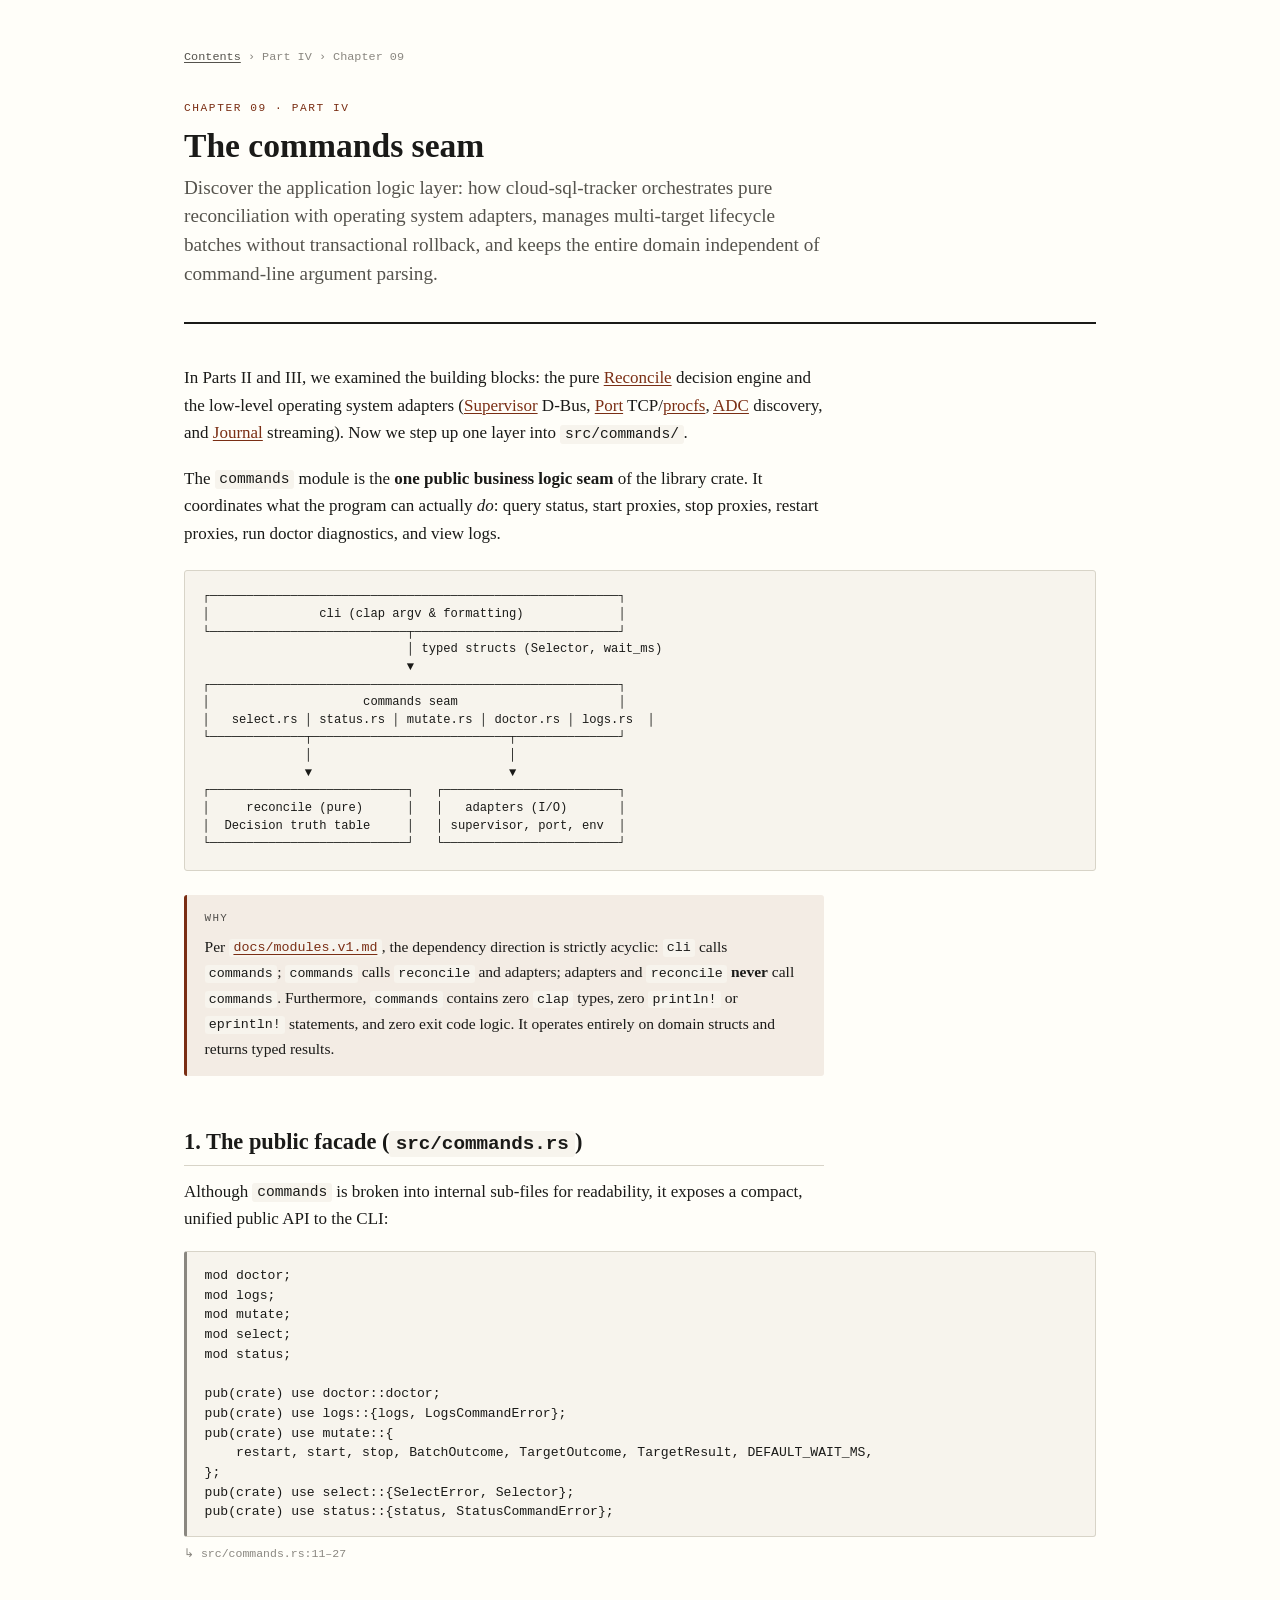
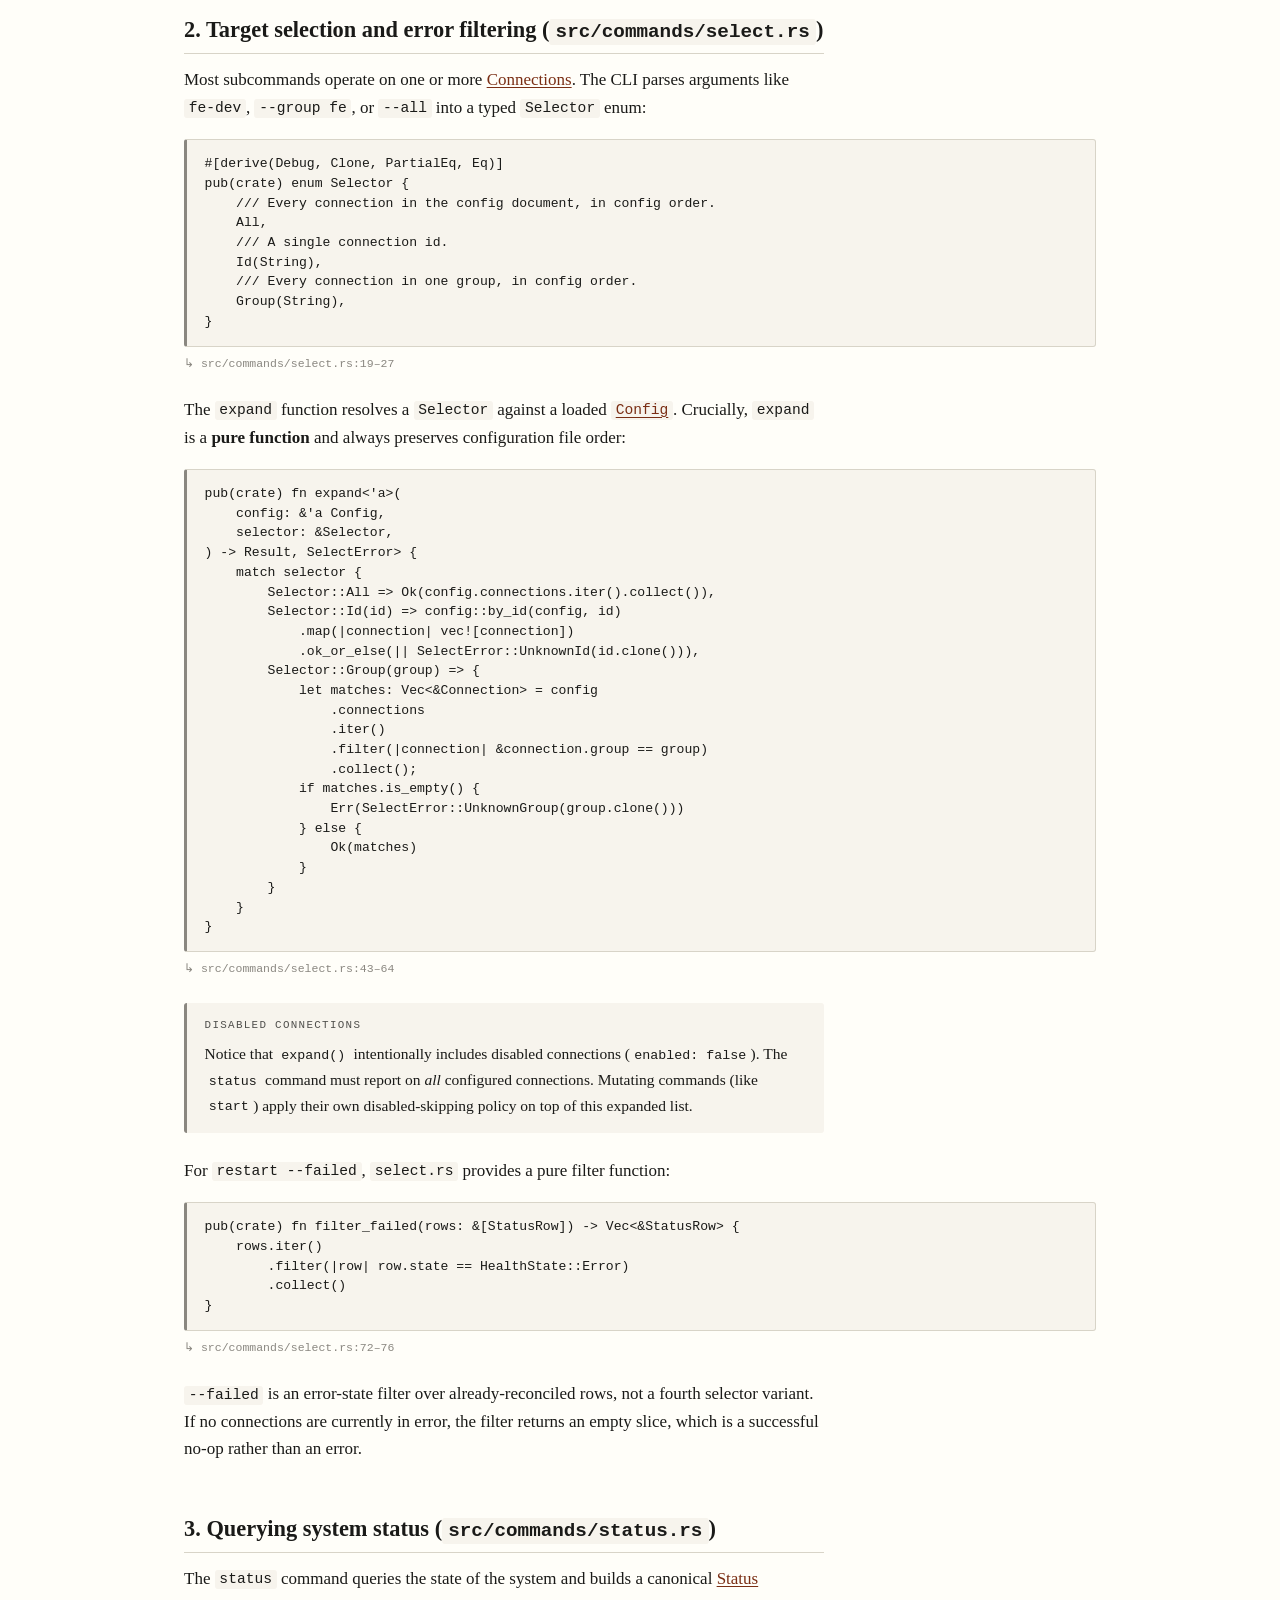
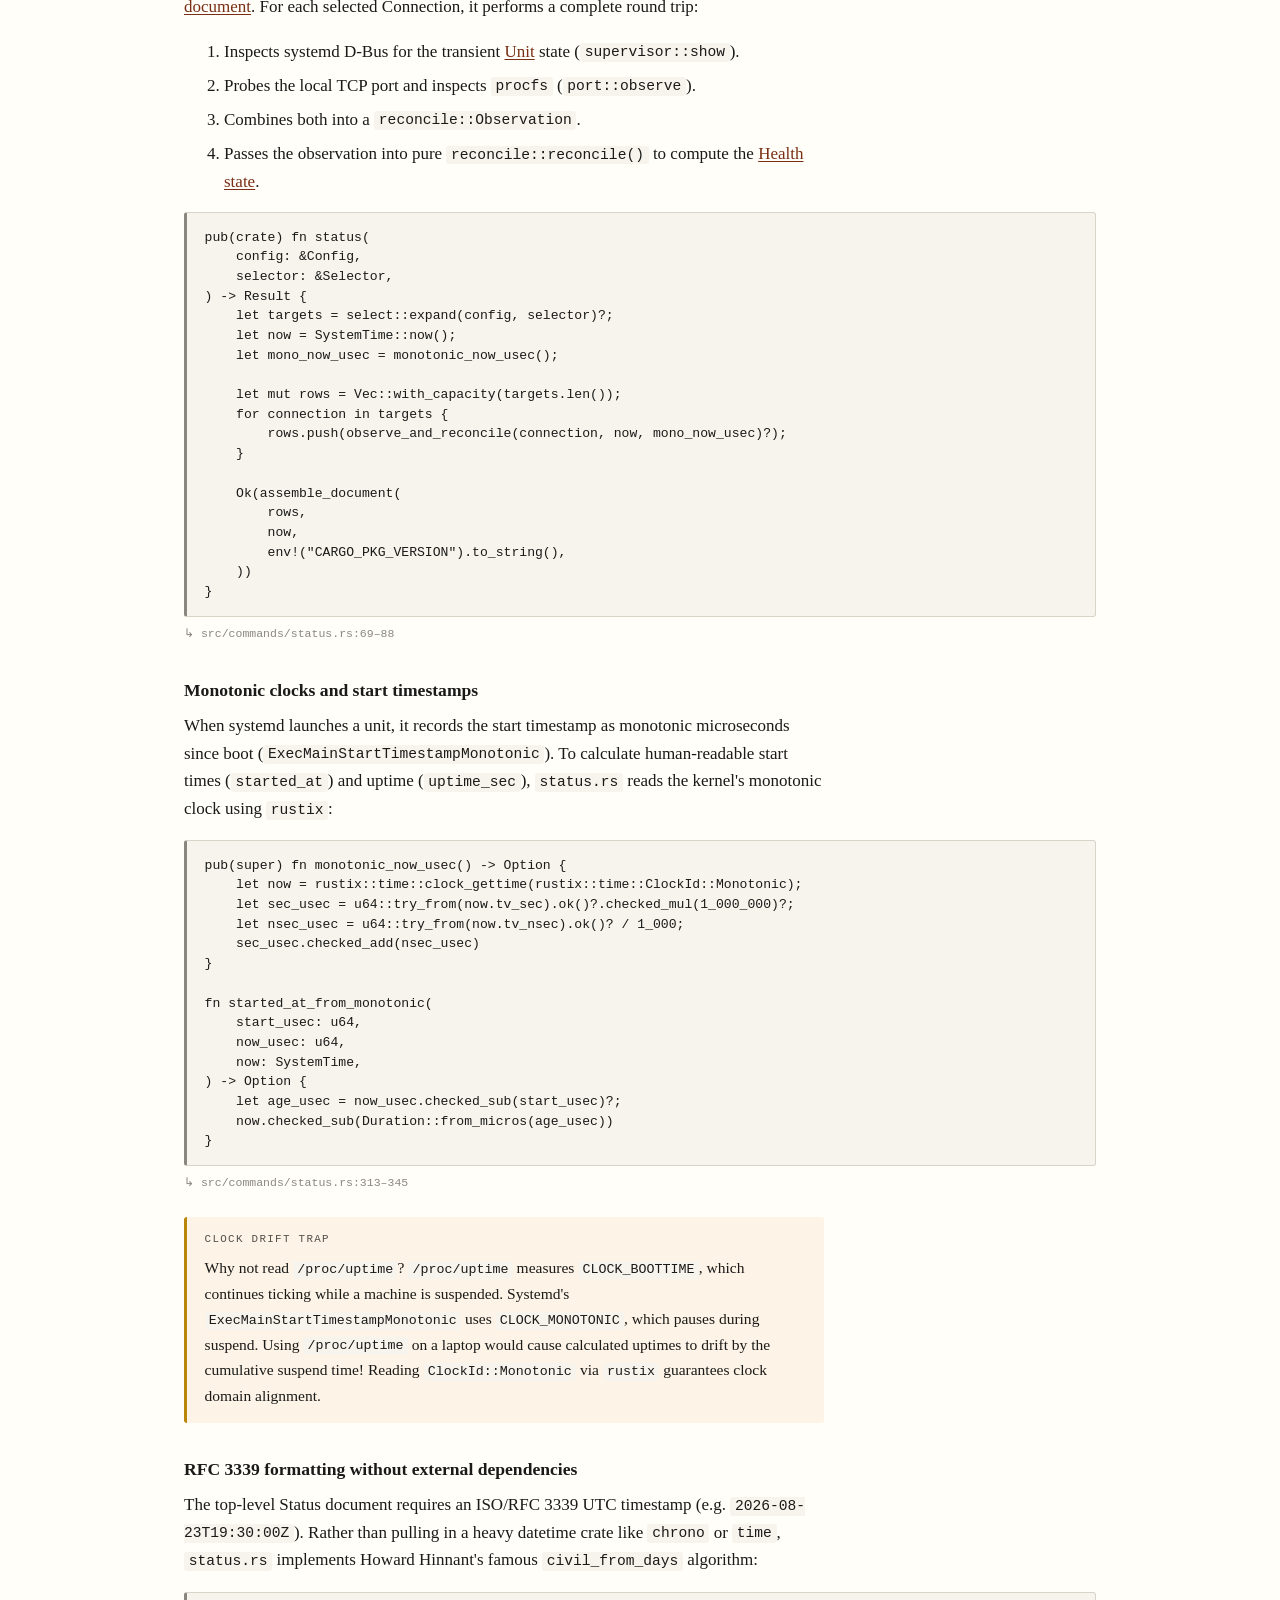
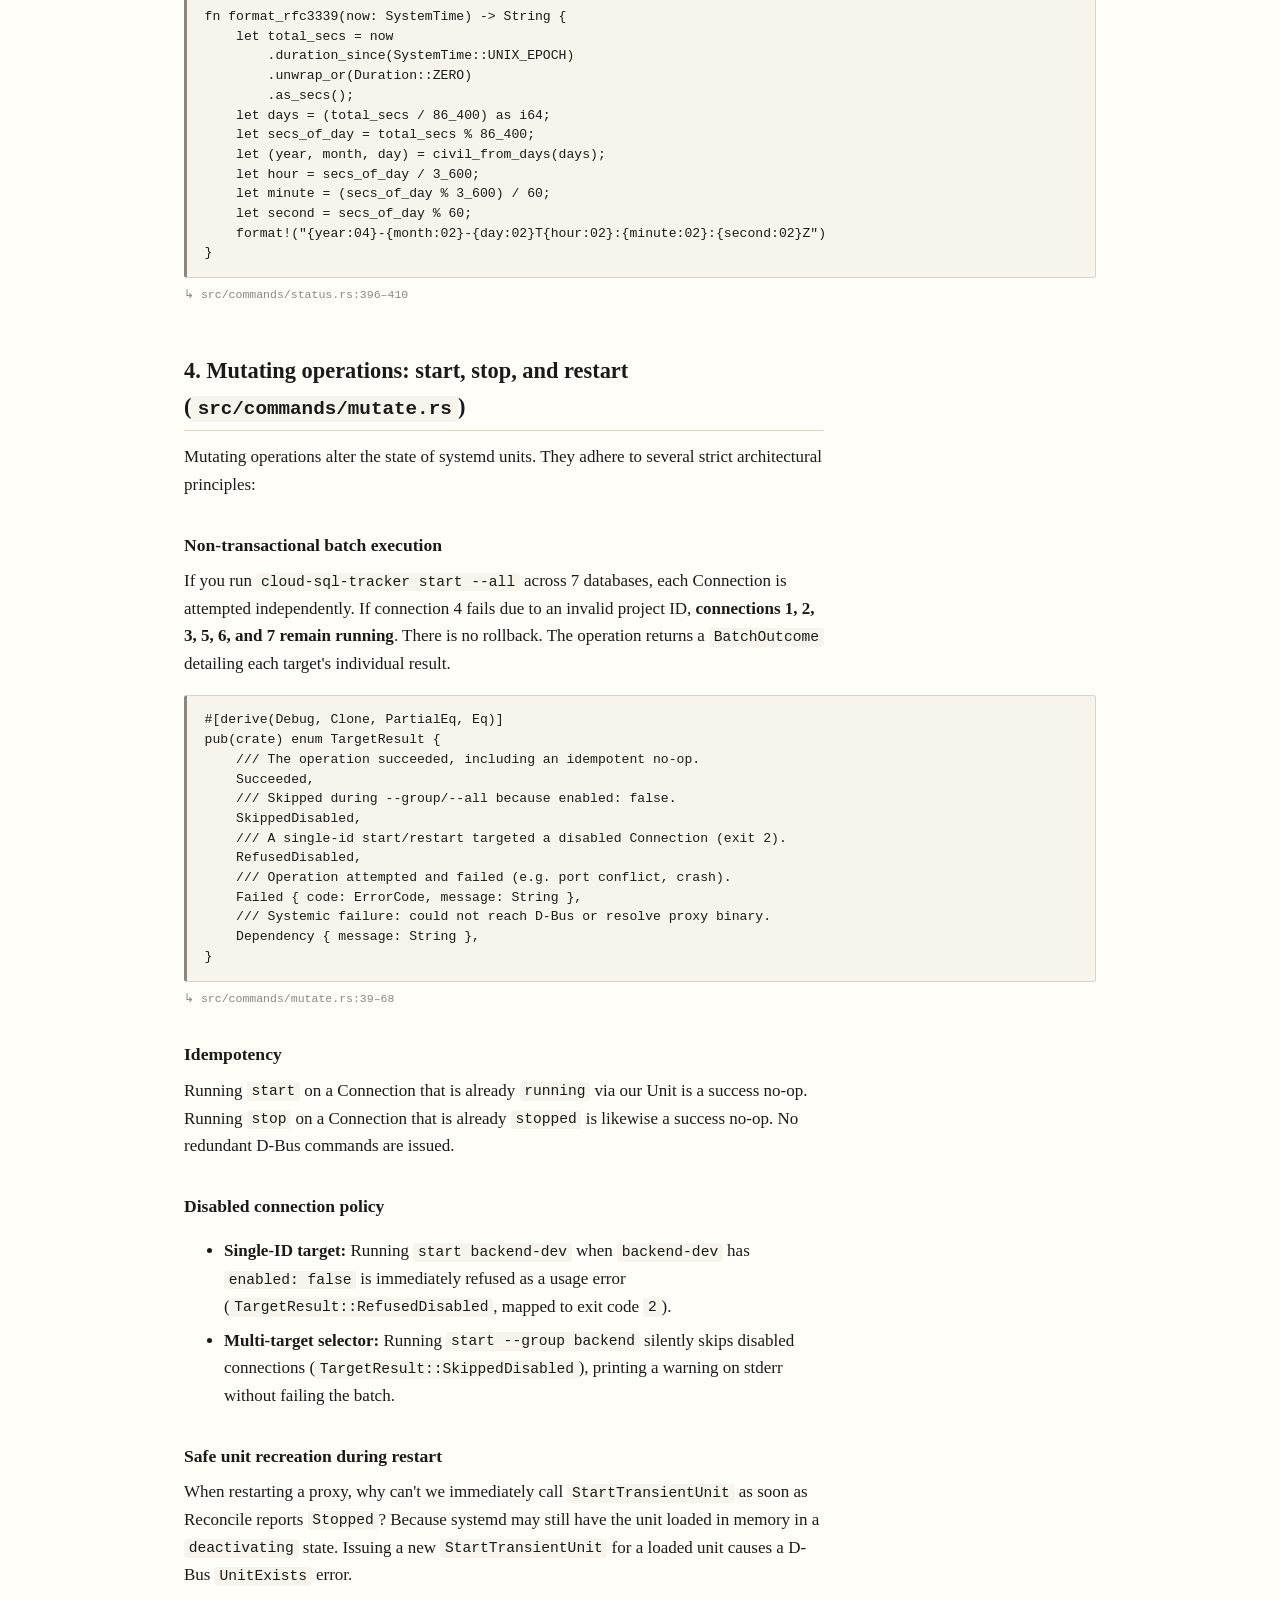
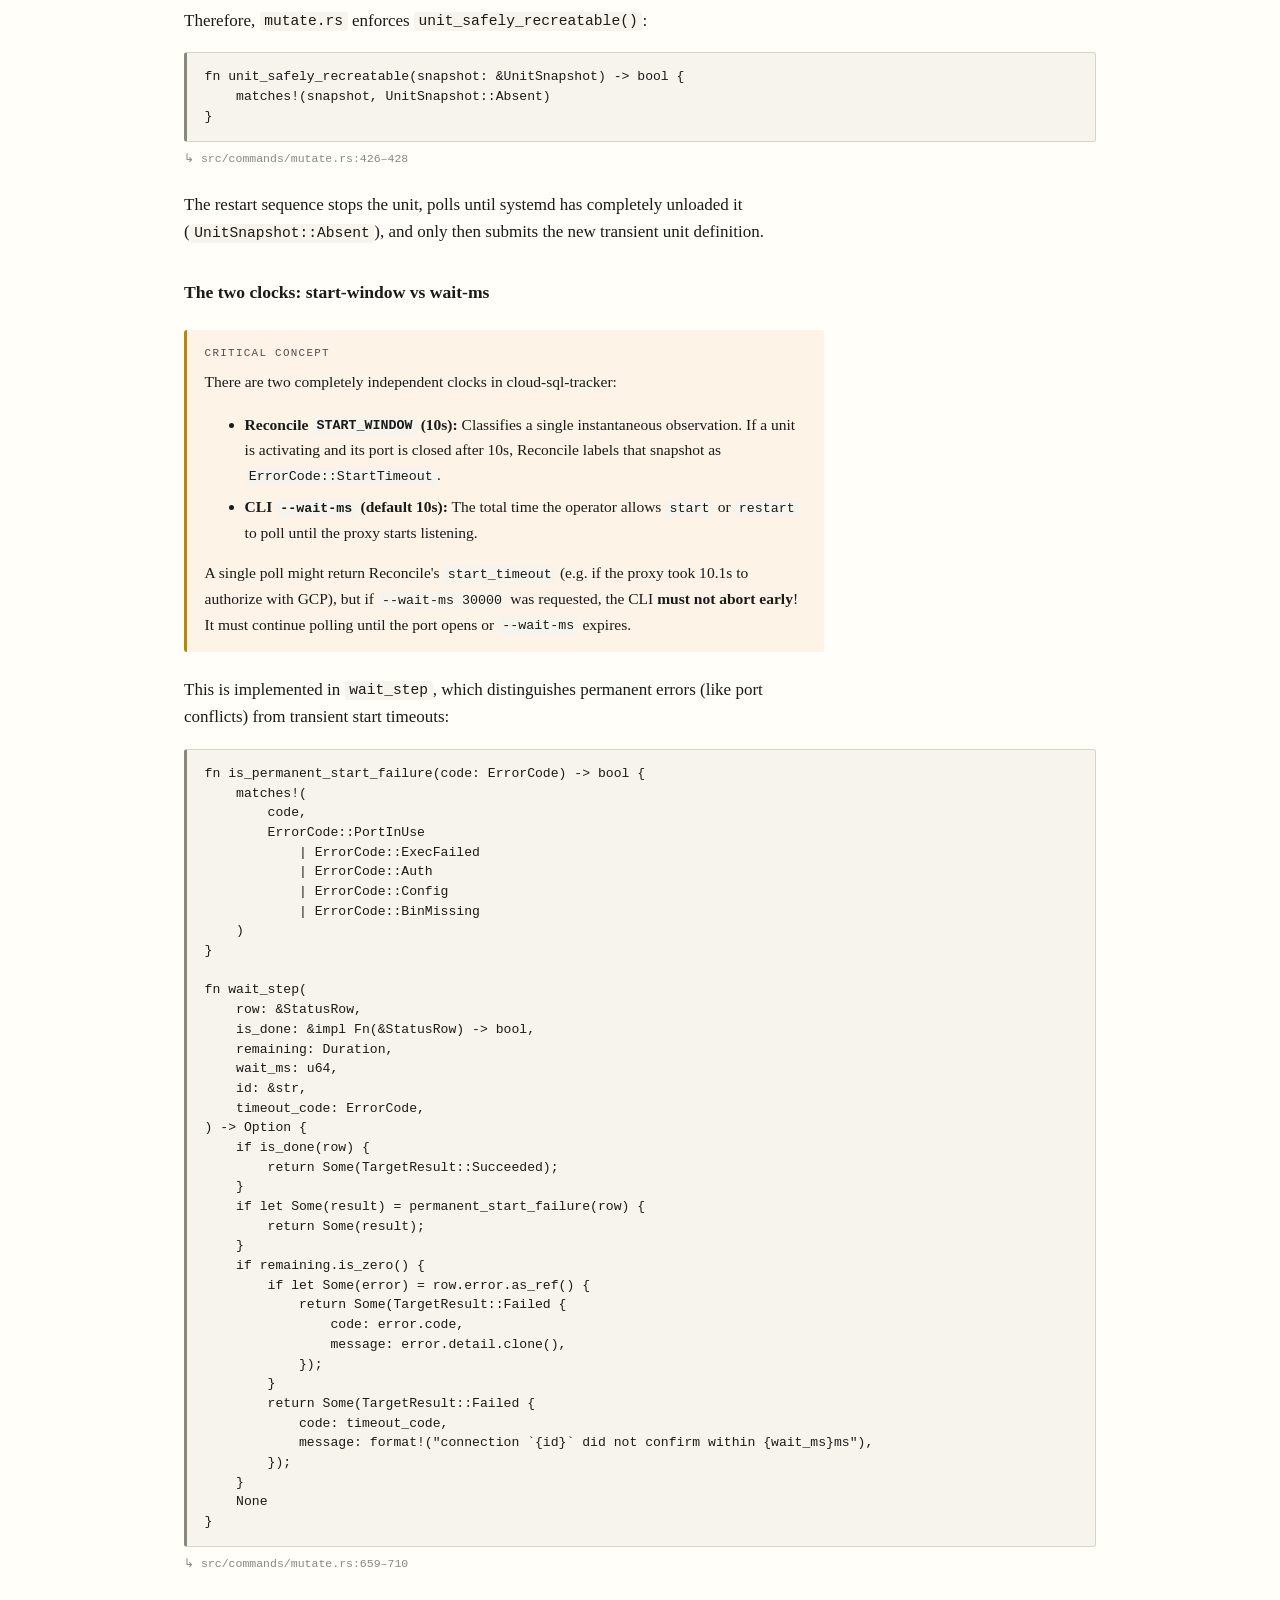
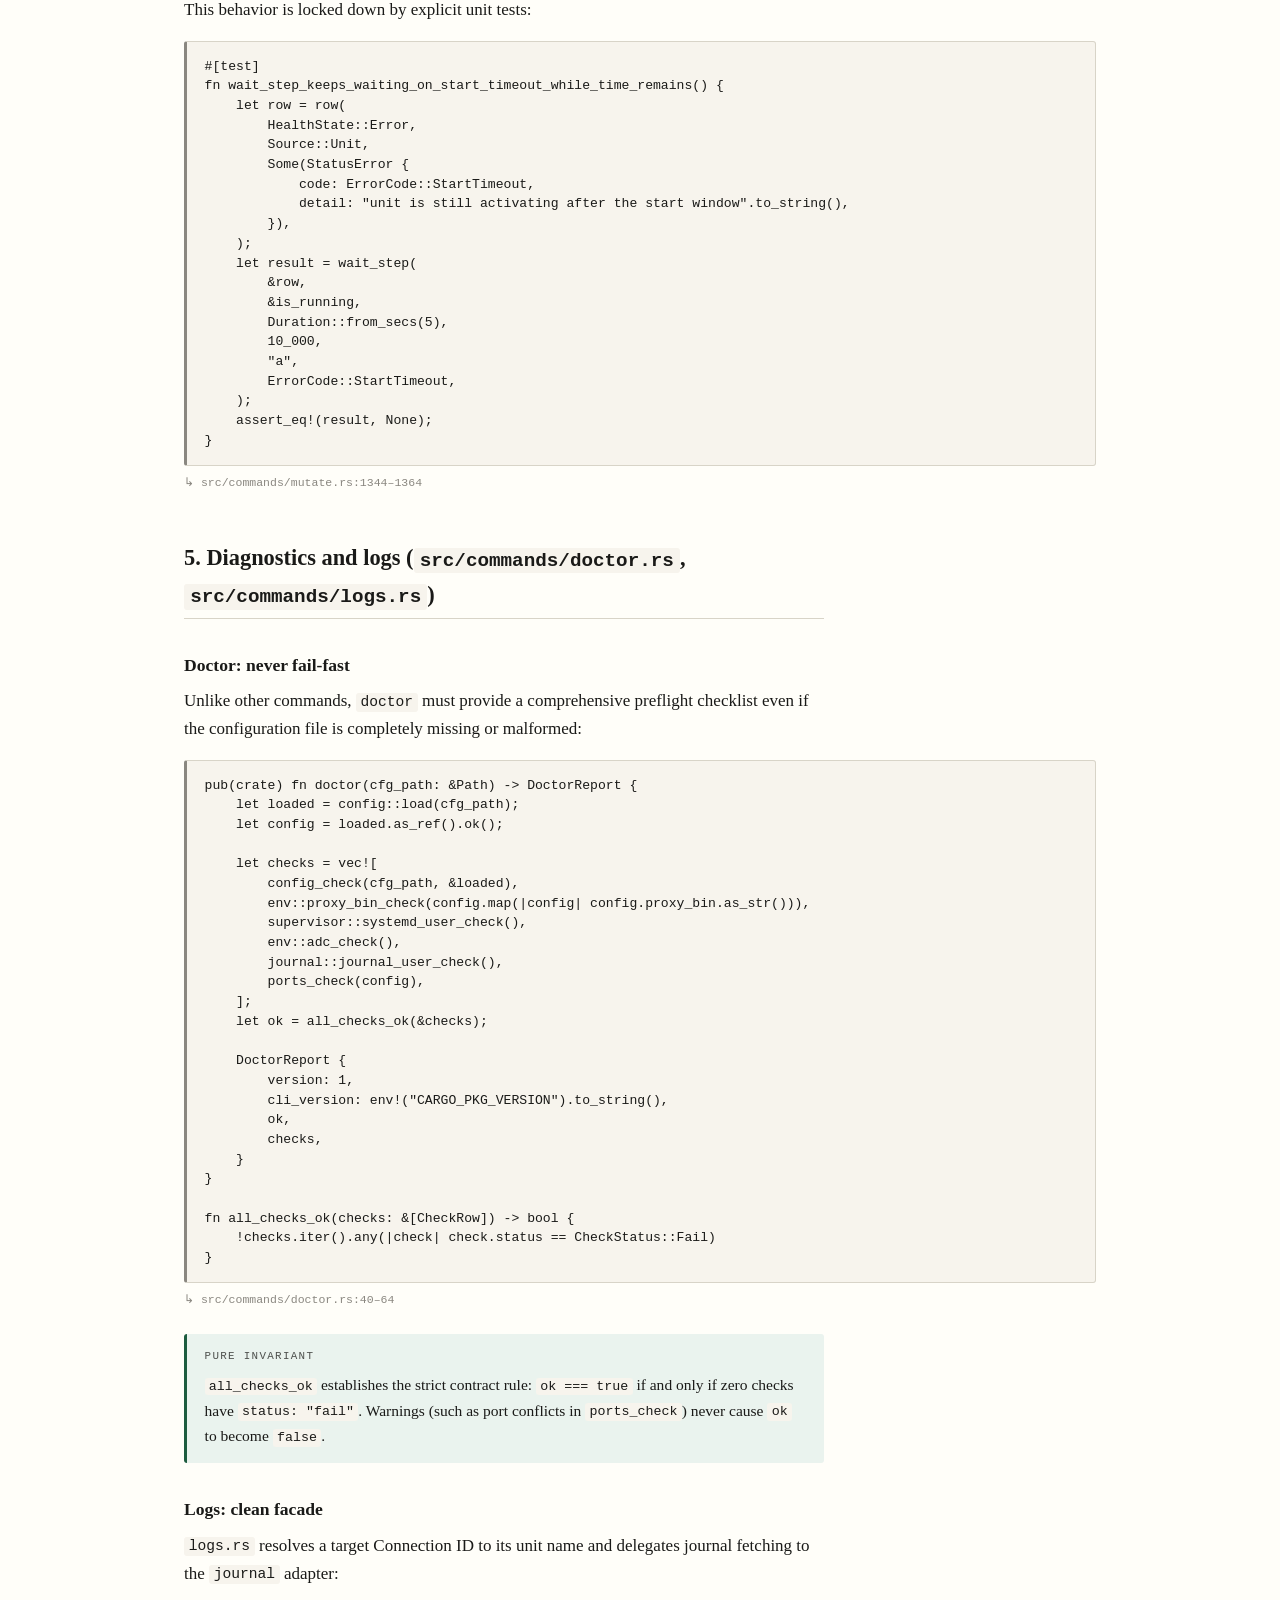
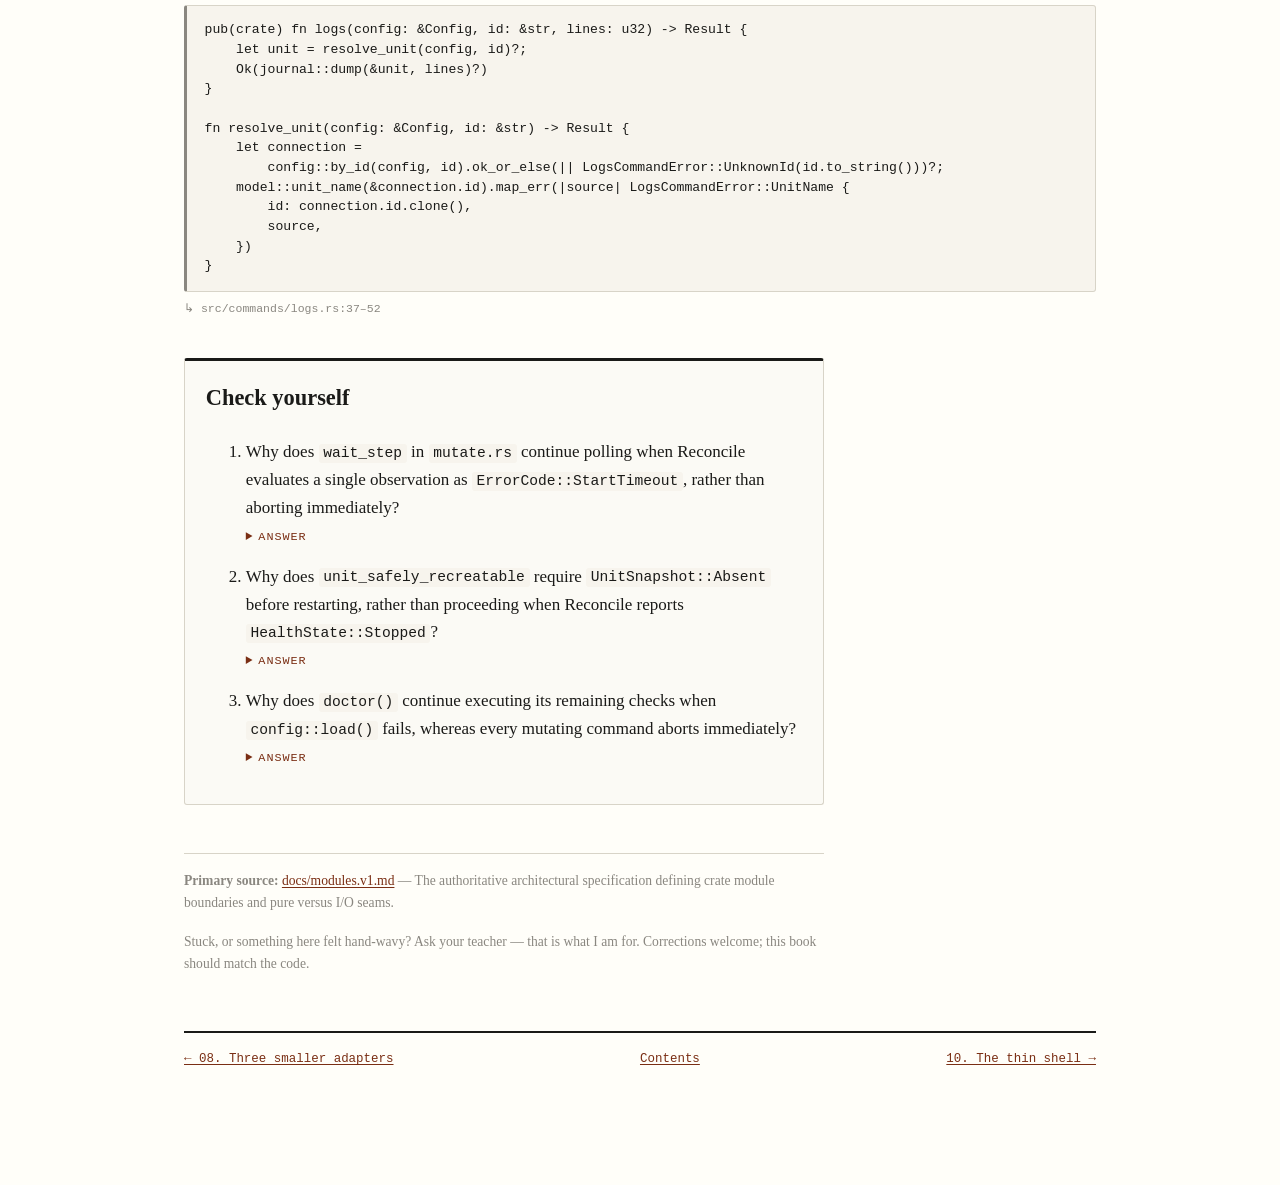
<file: learning/chapters/09-commands.html>
<!DOCTYPE html>
<html lang="en">
<head>
<meta charset="utf-8">
<meta name="viewport" content="width=device-width, initial-scale=1">
<title>09. The commands seam — cloud-sql-tracker</title>
<link rel="stylesheet" href="../assets/textbook.css">
</head>
<body>

<p class="crumb"><a href="../index.html">Contents</a> &rsaquo; Part IV &rsaquo; Chapter 09</p>

<header class="book-head">
  <p class="kicker">Chapter 09 &middot; Part IV</p>
  <h1>The commands seam</h1>
  <p class="lede">Discover the application logic layer: how cloud-sql-tracker orchestrates pure reconciliation with operating system adapters, manages multi-target lifecycle batches without transactional rollback, and keeps the entire domain independent of command-line argument parsing.</p>
</header>

<p>In Parts II and III, we examined the building blocks: the pure <a href="../reference/glossary.html#reconcile">Reconcile</a> decision engine and the low-level operating system adapters (<a href="../reference/glossary.html#supervisor">Supervisor</a> D-Bus, <a href="../reference/glossary.html#port">Port</a> TCP/<a href="../reference/glossary.html#procfs">procfs</a>, <a href="../reference/glossary.html#adc">ADC</a> discovery, and <a href="../reference/glossary.html#journalctl">Journal</a> streaming). Now we step up one layer into <code>src/commands/</code>.</p>

<p>The <code>commands</code> module is the <strong>one public business logic seam</strong> of the library crate. It coordinates what the program can actually <em>do</em>: query status, start proxies, stop proxies, restart proxies, run doctor diagnostics, and view logs.</p>

<div class="diagram">┌────────────────────────────────────────────────────────┐
│               cli (clap argv & formatting)             │
└───────────────────────────┬────────────────────────────┘
                            │ typed structs (Selector, wait_ms)
                            ▼
┌────────────────────────────────────────────────────────┐
│                     commands seam                      │
│   select.rs │ status.rs │ mutate.rs │ doctor.rs │ logs.rs  │
└─────────────┬───────────────────────────┬──────────────┘
              │                           │
              ▼                           ▼
┌───────────────────────────┐   ┌────────────────────────┐
│     reconcile (pure)      │   │   adapters (I/O)       │
│  Decision truth table     │   │ supervisor, port, env  │
└───────────────────────────┘   └────────────────────────┘</div>

<div class="why">
  <span class="label">Why</span>
  <p>Per <a href="https://github.com/golgor/cloud-sql-tracker/blob/main/docs/modules.v1.md"><code>docs/modules.v1.md</code></a>, the dependency direction is strictly acyclic: <code>cli</code> calls <code>commands</code>; <code>commands</code> calls <code>reconcile</code> and adapters; adapters and <code>reconcile</code> <strong>never</strong> call <code>commands</code>. Furthermore, <code>commands</code> contains zero <code>clap</code> types, zero <code>println!</code> or <code>eprintln!</code> statements, and zero exit code logic. It operates entirely on domain structs and returns typed results.</p>
</div>

<h2>1. The public facade (<code>src/commands.rs</code>)</h2>

<p>Although <code>commands</code> is broken into internal sub-files for readability, it exposes a compact, unified public API to the CLI:</p>

<pre><code>mod doctor;
mod logs;
mod mutate;
mod select;
mod status;

pub(crate) use doctor::doctor;
pub(crate) use logs::{logs, LogsCommandError};
pub(crate) use mutate::{
    restart, start, stop, BatchOutcome, TargetOutcome, TargetResult, DEFAULT_WAIT_MS,
};
pub(crate) use select::{SelectError, Selector};
pub(crate) use status::{status, StatusCommandError};</code></pre>
<p class="src">src/commands.rs:11–27</p>

<h2>2. Target selection and error filtering (<code>src/commands/select.rs</code>)</h2>

<p>Most subcommands operate on one or more <a href="../reference/glossary.html#connection">Connections</a>. The CLI parses arguments like <code>fe-dev</code>, <code>--group fe</code>, or <code>--all</code> into a typed <code>Selector</code> enum:</p>

<pre><code>#[derive(Debug, Clone, PartialEq, Eq)]
pub(crate) enum Selector {
    /// Every connection in the config document, in config order.
    All,
    /// A single connection id.
    Id(String),
    /// Every connection in one group, in config order.
    Group(String),
}</code></pre>
<p class="src">src/commands/select.rs:19–27</p>

<p>The <code>expand</code> function resolves a <code>Selector</code> against a loaded <a href="../reference/glossary.html#config"><code>Config</code></a>. Crucially, <code>expand</code> is a <strong>pure function</strong> and always preserves configuration file order:</p>

<pre><code>pub(crate) fn expand<'a>(
    config: &'a Config,
    selector: &Selector,
) -> Result<Vec<&'a Connection>, SelectError> {
    match selector {
        Selector::All => Ok(config.connections.iter().collect()),
        Selector::Id(id) => config::by_id(config, id)
            .map(|connection| vec![connection])
            .ok_or_else(|| SelectError::UnknownId(id.clone())),
        Selector::Group(group) => {
            let matches: Vec<&Connection> = config
                .connections
                .iter()
                .filter(|connection| &connection.group == group)
                .collect();
            if matches.is_empty() {
                Err(SelectError::UnknownGroup(group.clone()))
            } else {
                Ok(matches)
            }
        }
    }
}</code></pre>
<p class="src">src/commands/select.rs:43–64</p>

<div class="note">
  <span class="label">Disabled Connections</span>
  <p>Notice that <code>expand()</code> intentionally includes disabled connections (<code>enabled: false</code>). The <code>status</code> command must report on <em>all</em> configured connections. Mutating commands (like <code>start</code>) apply their own disabled-skipping policy on top of this expanded list.</p>
</div>

<p>For <code>restart --failed</code>, <code>select.rs</code> provides a pure filter function:</p>

<pre><code>pub(crate) fn filter_failed(rows: &[StatusRow]) -> Vec<&StatusRow> {
    rows.iter()
        .filter(|row| row.state == HealthState::Error)
        .collect()
}</code></pre>
<p class="src">src/commands/select.rs:72–76</p>

<p><code>--failed</code> is an error-state filter over already-reconciled rows, not a fourth selector variant. If no connections are currently in error, the filter returns an empty slice, which is a successful no-op rather than an error.</p>

<h2>3. Querying system status (<code>src/commands/status.rs</code>)</h2>

<p>The <code>status</code> command queries the state of the system and builds a canonical <a href="../reference/glossary.html#status-document">Status document</a>. For each selected Connection, it performs a complete round trip:</p>

<ol>
  <li>Inspects systemd D-Bus for the transient <a href="../reference/glossary.html#unit">Unit</a> state (<code>supervisor::show</code>).</li>
  <li>Probes the local TCP port and inspects <code>procfs</code> (<code>port::observe</code>).</li>
  <li>Combines both into a <code>reconcile::Observation</code>.</li>
  <li>Passes the observation into pure <code>reconcile::reconcile()</code> to compute the <a href="../reference/glossary.html#health-state">Health state</a>.</li>
</ol>

<pre><code>pub(crate) fn status(
    config: &Config,
    selector: &Selector,
) -> Result<StatusDocument, StatusCommandError> {
    let targets = select::expand(config, selector)?;
    let now = SystemTime::now();
    let mono_now_usec = monotonic_now_usec();

    let mut rows = Vec::with_capacity(targets.len());
    for connection in targets {
        rows.push(observe_and_reconcile(connection, now, mono_now_usec)?);
    }

    Ok(assemble_document(
        rows,
        now,
        env!("CARGO_PKG_VERSION").to_string(),
    ))
}</code></pre>
<p class="src">src/commands/status.rs:69–88</p>

<h3>Monotonic clocks and start timestamps</h3>

<p>When systemd launches a unit, it records the start timestamp as monotonic microseconds since boot (<code>ExecMainStartTimestampMonotonic</code>). To calculate human-readable start times (<code>started_at</code>) and uptime (<code>uptime_sec</code>), <code>status.rs</code> reads the kernel's monotonic clock using <code>rustix</code>:</p>

<pre><code>pub(super) fn monotonic_now_usec() -> Option<u64> {
    let now = rustix::time::clock_gettime(rustix::time::ClockId::Monotonic);
    let sec_usec = u64::try_from(now.tv_sec).ok()?.checked_mul(1_000_000)?;
    let nsec_usec = u64::try_from(now.tv_nsec).ok()? / 1_000;
    sec_usec.checked_add(nsec_usec)
}

fn started_at_from_monotonic(
    start_usec: u64,
    now_usec: u64,
    now: SystemTime,
) -> Option<SystemTime> {
    let age_usec = now_usec.checked_sub(start_usec)?;
    now.checked_sub(Duration::from_micros(age_usec))
}</code></pre>
<p class="src">src/commands/status.rs:313–345</p>

<div class="trap">
  <span class="label">Clock Drift Trap</span>
  <p>Why not read <code>/proc/uptime</code>? <code>/proc/uptime</code> measures <code>CLOCK_BOOTTIME</code>, which continues ticking while a machine is suspended. Systemd's <code>ExecMainStartTimestampMonotonic</code> uses <code>CLOCK_MONOTONIC</code>, which pauses during suspend. Using <code>/proc/uptime</code> on a laptop would cause calculated uptimes to drift by the cumulative suspend time! Reading <code>ClockId::Monotonic</code> via <code>rustix</code> guarantees clock domain alignment.</p>
</div>

<h3>RFC 3339 formatting without external dependencies</h3>

<p>The top-level Status document requires an ISO/RFC 3339 UTC timestamp (e.g. <code>2026-08-23T19:30:00Z</code>). Rather than pulling in a heavy datetime crate like <code>chrono</code> or <code>time</code>, <code>status.rs</code> implements Howard Hinnant's famous <code>civil_from_days</code> algorithm:</p>

<pre><code>fn format_rfc3339(now: SystemTime) -> String {
    let total_secs = now
        .duration_since(SystemTime::UNIX_EPOCH)
        .unwrap_or(Duration::ZERO)
        .as_secs();
    let days = (total_secs / 86_400) as i64;
    let secs_of_day = total_secs % 86_400;
    let (year, month, day) = civil_from_days(days);
    let hour = secs_of_day / 3_600;
    let minute = (secs_of_day % 3_600) / 60;
    let second = secs_of_day % 60;
    format!("{year:04}-{month:02}-{day:02}T{hour:02}:{minute:02}:{second:02}Z")
}</code></pre>
<p class="src">src/commands/status.rs:396–410</p>

<h2>4. Mutating operations: start, stop, and restart (<code>src/commands/mutate.rs</code>)</h2>

<p>Mutating operations alter the state of systemd units. They adhere to several strict architectural principles:</p>

<h3>Non-transactional batch execution</h3>
<p>If you run <code>cloud-sql-tracker start --all</code> across 7 databases, each Connection is attempted independently. If connection 4 fails due to an invalid project ID, <strong>connections 1, 2, 3, 5, 6, and 7 remain running</strong>. There is no rollback. The operation returns a <code>BatchOutcome</code> detailing each target's individual result.</p>

<pre><code>#[derive(Debug, Clone, PartialEq, Eq)]
pub(crate) enum TargetResult {
    /// The operation succeeded, including an idempotent no-op.
    Succeeded,
    /// Skipped during --group/--all because enabled: false.
    SkippedDisabled,
    /// A single-id start/restart targeted a disabled Connection (exit 2).
    RefusedDisabled,
    /// Operation attempted and failed (e.g. port conflict, crash).
    Failed { code: ErrorCode, message: String },
    /// Systemic failure: could not reach D-Bus or resolve proxy binary.
    Dependency { message: String },
}</code></pre>
<p class="src">src/commands/mutate.rs:39–68</p>

<h3>Idempotency</h3>
<p>Running <code>start</code> on a Connection that is already <code>running</code> via our Unit is a success no-op. Running <code>stop</code> on a Connection that is already <code>stopped</code> is likewise a success no-op. No redundant D-Bus commands are issued.</p>

<h3>Disabled connection policy</h3>
<ul>
  <li><strong>Single-ID target:</strong> Running <code>start backend-dev</code> when <code>backend-dev</code> has <code>enabled: false</code> is immediately refused as a usage error (<code>TargetResult::RefusedDisabled</code>, mapped to exit code <code>2</code>).</li>
  <li><strong>Multi-target selector:</strong> Running <code>start --group backend</code> silently skips disabled connections (<code>TargetResult::SkippedDisabled</code>), printing a warning on stderr without failing the batch.</li>
</ul>

<h3>Safe unit recreation during restart</h3>
<p>When restarting a proxy, why can't we immediately call <code>StartTransientUnit</code> as soon as Reconcile reports <code>Stopped</code>? Because systemd may still have the unit loaded in memory in a <code>deactivating</code> state. Issuing a new <code>StartTransientUnit</code> for a loaded unit causes a D-Bus <code>UnitExists</code> error.</p>

<p>Therefore, <code>mutate.rs</code> enforces <code>unit_safely_recreatable()</code>:</p>

<pre><code>fn unit_safely_recreatable(snapshot: &UnitSnapshot) -> bool {
    matches!(snapshot, UnitSnapshot::Absent)
}</code></pre>
<p class="src">src/commands/mutate.rs:426–428</p>

<p>The restart sequence stops the unit, polls until systemd has completely unloaded it (<code>UnitSnapshot::Absent</code>), and only then submits the new transient unit definition.</p>

<h3>The two clocks: start-window vs wait-ms</h3>

<div class="trap">
  <span class="label">Critical Concept</span>
  <p>There are two completely independent clocks in cloud-sql-tracker:</p>
  <ul>
    <li><strong>Reconcile <code>START_WINDOW</code> (10s):</strong> Classifies a single instantaneous observation. If a unit is activating and its port is closed after 10s, Reconcile labels that snapshot as <code>ErrorCode::StartTimeout</code>.</li>
    <li><strong>CLI <code>--wait-ms</code> (default 10s):</strong> The total time the operator allows <code>start</code> or <code>restart</code> to poll until the proxy starts listening.</li>
  </ul>
  <p>A single poll might return Reconcile's <code>start_timeout</code> (e.g. if the proxy took 10.1s to authorize with GCP), but if <code>--wait-ms 30000</code> was requested, the CLI <strong>must not abort early</strong>! It must continue polling until the port opens or <code>--wait-ms</code> expires.</p>
</div>

<p>This is implemented in <code>wait_step</code>, which distinguishes permanent errors (like port conflicts) from transient start timeouts:</p>

<pre><code>fn is_permanent_start_failure(code: ErrorCode) -> bool {
    matches!(
        code,
        ErrorCode::PortInUse
            | ErrorCode::ExecFailed
            | ErrorCode::Auth
            | ErrorCode::Config
            | ErrorCode::BinMissing
    )
}

fn wait_step(
    row: &StatusRow,
    is_done: &impl Fn(&StatusRow) -> bool,
    remaining: Duration,
    wait_ms: u64,
    id: &str,
    timeout_code: ErrorCode,
) -> Option<TargetResult> {
    if is_done(row) {
        return Some(TargetResult::Succeeded);
    }
    if let Some(result) = permanent_start_failure(row) {
        return Some(result);
    }
    if remaining.is_zero() {
        if let Some(error) = row.error.as_ref() {
            return Some(TargetResult::Failed {
                code: error.code,
                message: error.detail.clone(),
            });
        }
        return Some(TargetResult::Failed {
            code: timeout_code,
            message: format!("connection `{id}` did not confirm within {wait_ms}ms"),
        });
    }
    None
}</code></pre>
<p class="src">src/commands/mutate.rs:659–710</p>

<p>This behavior is locked down by explicit unit tests:</p>

<pre><code>#[test]
fn wait_step_keeps_waiting_on_start_timeout_while_time_remains() {
    let row = row(
        HealthState::Error,
        Source::Unit,
        Some(StatusError {
            code: ErrorCode::StartTimeout,
            detail: "unit is still activating after the start window".to_string(),
        }),
    );
    let result = wait_step(
        &row,
        &is_running,
        Duration::from_secs(5),
        10_000,
        "a",
        ErrorCode::StartTimeout,
    );
    assert_eq!(result, None);
}</code></pre>
<p class="src">src/commands/mutate.rs:1344–1364</p>

<h2>5. Diagnostics and logs (<code>src/commands/doctor.rs</code>, <code>src/commands/logs.rs</code>)</h2>

<h3>Doctor: never fail-fast</h3>
<p>Unlike other commands, <code>doctor</code> must provide a comprehensive preflight checklist even if the configuration file is completely missing or malformed:</p>

<pre><code>pub(crate) fn doctor(cfg_path: &Path) -> DoctorReport {
    let loaded = config::load(cfg_path);
    let config = loaded.as_ref().ok();

    let checks = vec![
        config_check(cfg_path, &loaded),
        env::proxy_bin_check(config.map(|config| config.proxy_bin.as_str())),
        supervisor::systemd_user_check(),
        env::adc_check(),
        journal::journal_user_check(),
        ports_check(config),
    ];
    let ok = all_checks_ok(&checks);

    DoctorReport {
        version: 1,
        cli_version: env!("CARGO_PKG_VERSION").to_string(),
        ok,
        checks,
    }
}

fn all_checks_ok(checks: &[CheckRow]) -> bool {
    !checks.iter().any(|check| check.status == CheckStatus::Fail)
}</code></pre>
<p class="src">src/commands/doctor.rs:40–64</p>

<div class="pure">
  <span class="label">Pure Invariant</span>
  <p><code>all_checks_ok</code> establishes the strict contract rule: <code>ok === true</code> if and only if zero checks have <code>status: "fail"</code>. Warnings (such as port conflicts in <code>ports_check</code>) never cause <code>ok</code> to become <code>false</code>.</p>
</div>

<h3>Logs: clean facade</h3>
<p><code>logs.rs</code> resolves a target Connection ID to its unit name and delegates journal fetching to the <code>journal</code> adapter:</p>

<pre><code>pub(crate) fn logs(config: &Config, id: &str, lines: u32) -> Result<Dump, LogsCommandError> {
    let unit = resolve_unit(config, id)?;
    Ok(journal::dump(&unit, lines)?)
}

fn resolve_unit(config: &Config, id: &str) -> Result<UnitName, LogsCommandError> {
    let connection =
        config::by_id(config, id).ok_or_else(|| LogsCommandError::UnknownId(id.to_string()))?;
    model::unit_name(&connection.id).map_err(|source| LogsCommandError::UnitName {
        id: connection.id.clone(),
        source,
    })
}</code></pre>
<p class="src">src/commands/logs.rs:37–52</p>

<section class="check">
  <h2>Check yourself</h2>
  <ol>
    <li>Why does <code>wait_step</code> in <code>mutate.rs</code> continue polling when Reconcile evaluates a single observation as <code>ErrorCode::StartTimeout</code>, rather than aborting immediately?
      <details><summary>Answer</summary><p>Reconcile's 10-second start window classifies a single snapshot in time. A proxy initializing and authenticating with Google Cloud may take slightly longer than 10 seconds to open its port, but the operator allocated a separate <code>--wait-ms</code> polling budget. Aborting on the first start timeout would prematurely fail slow-starting but healthy proxies.</p></details>
    </li>
    <li>Why does <code>unit_safely_recreatable</code> require <code>UnitSnapshot::Absent</code> before restarting, rather than proceeding when Reconcile reports <code>HealthState::Stopped</code>?
      <details><summary>Answer</summary><p>Reconcile reports <code>Stopped</code> as soon as a deactivating unit's port closes, but systemd still holds the unit definition in memory while teardown completes. Issuing <code>StartTransientUnit</code> while the unit is still loaded results in a D-Bus <code>UnitExists</code> error, so restart must wait until systemd fully unloads it.</p></details>
    </li>
    <li>Why does <code>doctor()</code> continue executing its remaining checks when <code>config::load()</code> fails, whereas every mutating command aborts immediately?
      <details><summary>Answer</summary><p>Doctor is an exploratory preflight tool designed to diagnose system health comprehensively in a single run. An invalid config file is recorded as a failure for the <code>config</code> check, but testing the proxy binary, D-Bus connection, ADC credentials, and journal access provides valuable diagnostic information to the operator.</p></details>
    </li>
  </ol>
</section>

<footer class="book-foot">
  <p><strong>Primary source:</strong> <a href="https://github.com/golgor/cloud-sql-tracker/blob/main/docs/modules.v1.md">docs/modules.v1.md</a> — The authoritative architectural specification defining crate module boundaries and pure versus I/O seams.</p>
  <p>Stuck, or something here felt hand-wavy? Ask your teacher — that is what I am for. Corrections welcome; this book should match the code.</p>
</footer>

<nav class="chapter-nav">
  <a href="08-smaller-adapters.html">&larr; 08. Three smaller adapters</a>
  <a href="../index.html">Contents</a>
  <a href="10-cli.html">10. The thin shell &rarr;</a>
</nav>

</body>
</html>
</file>
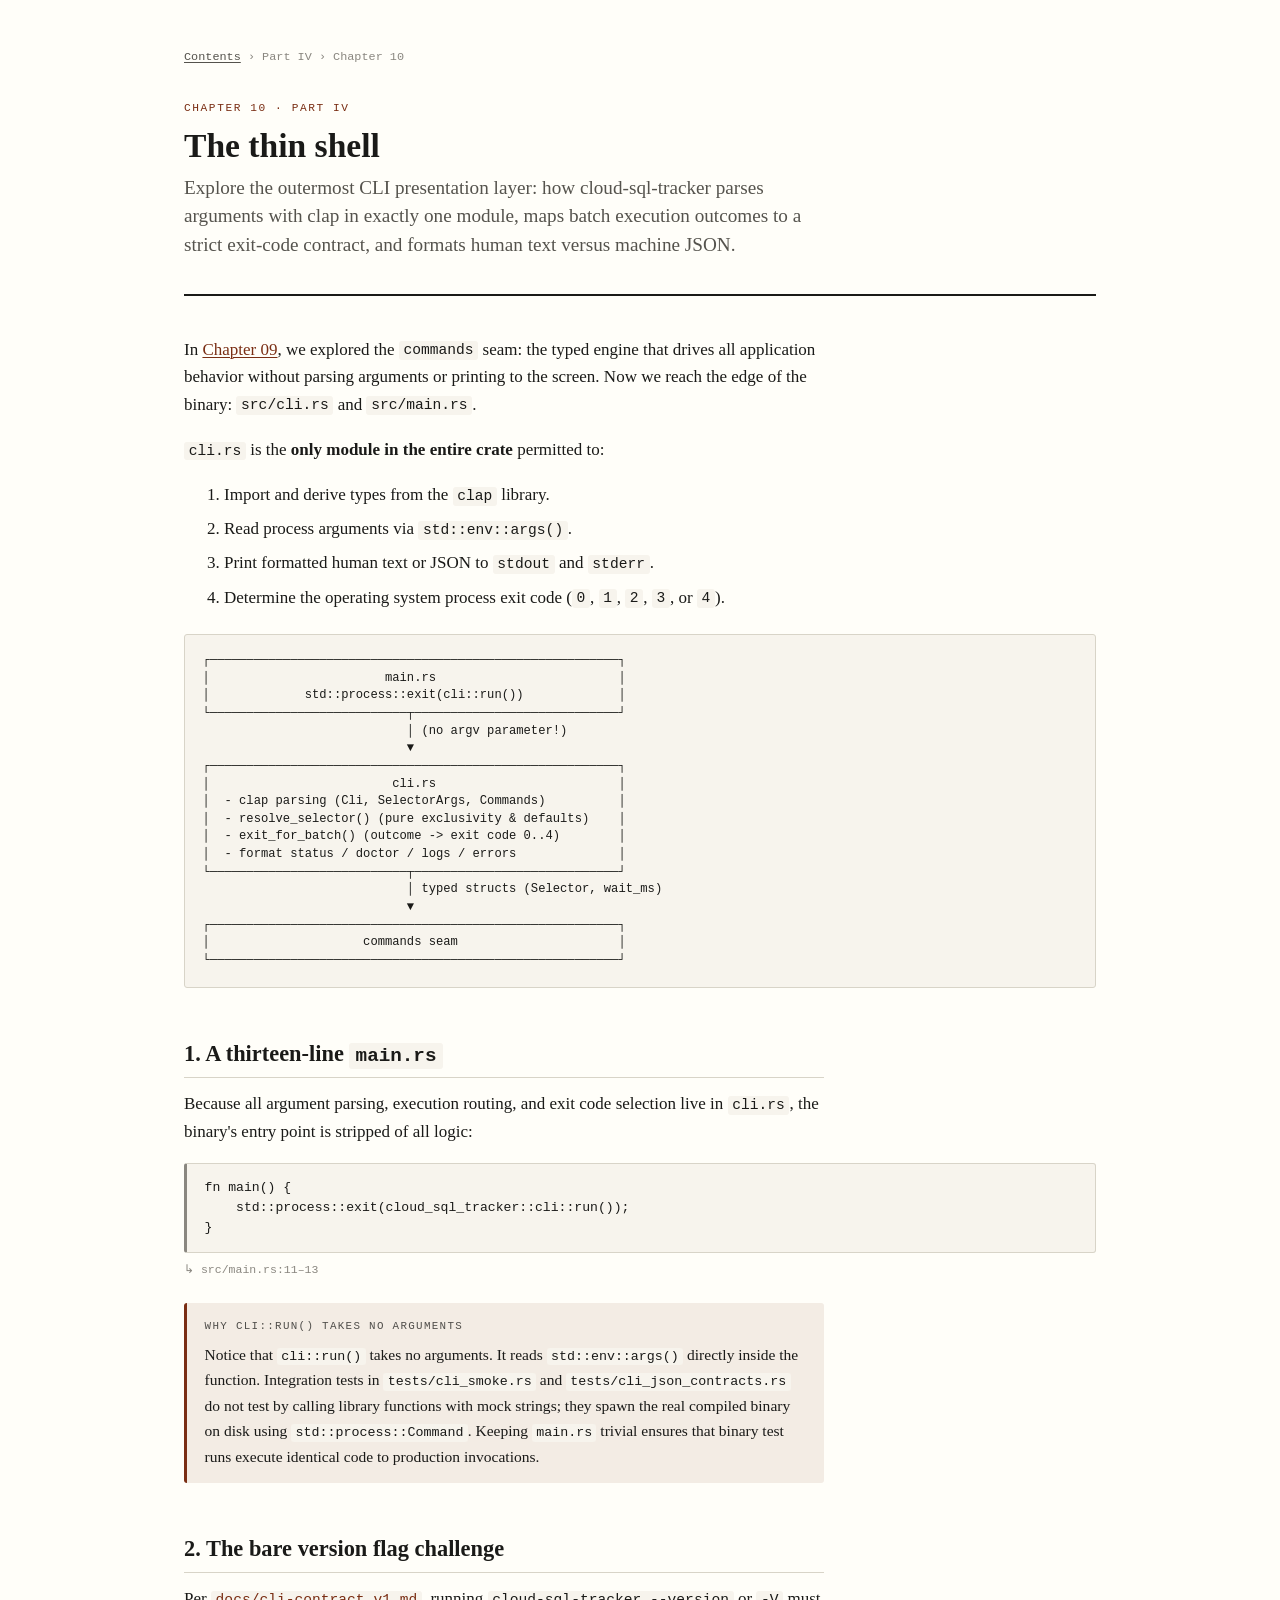
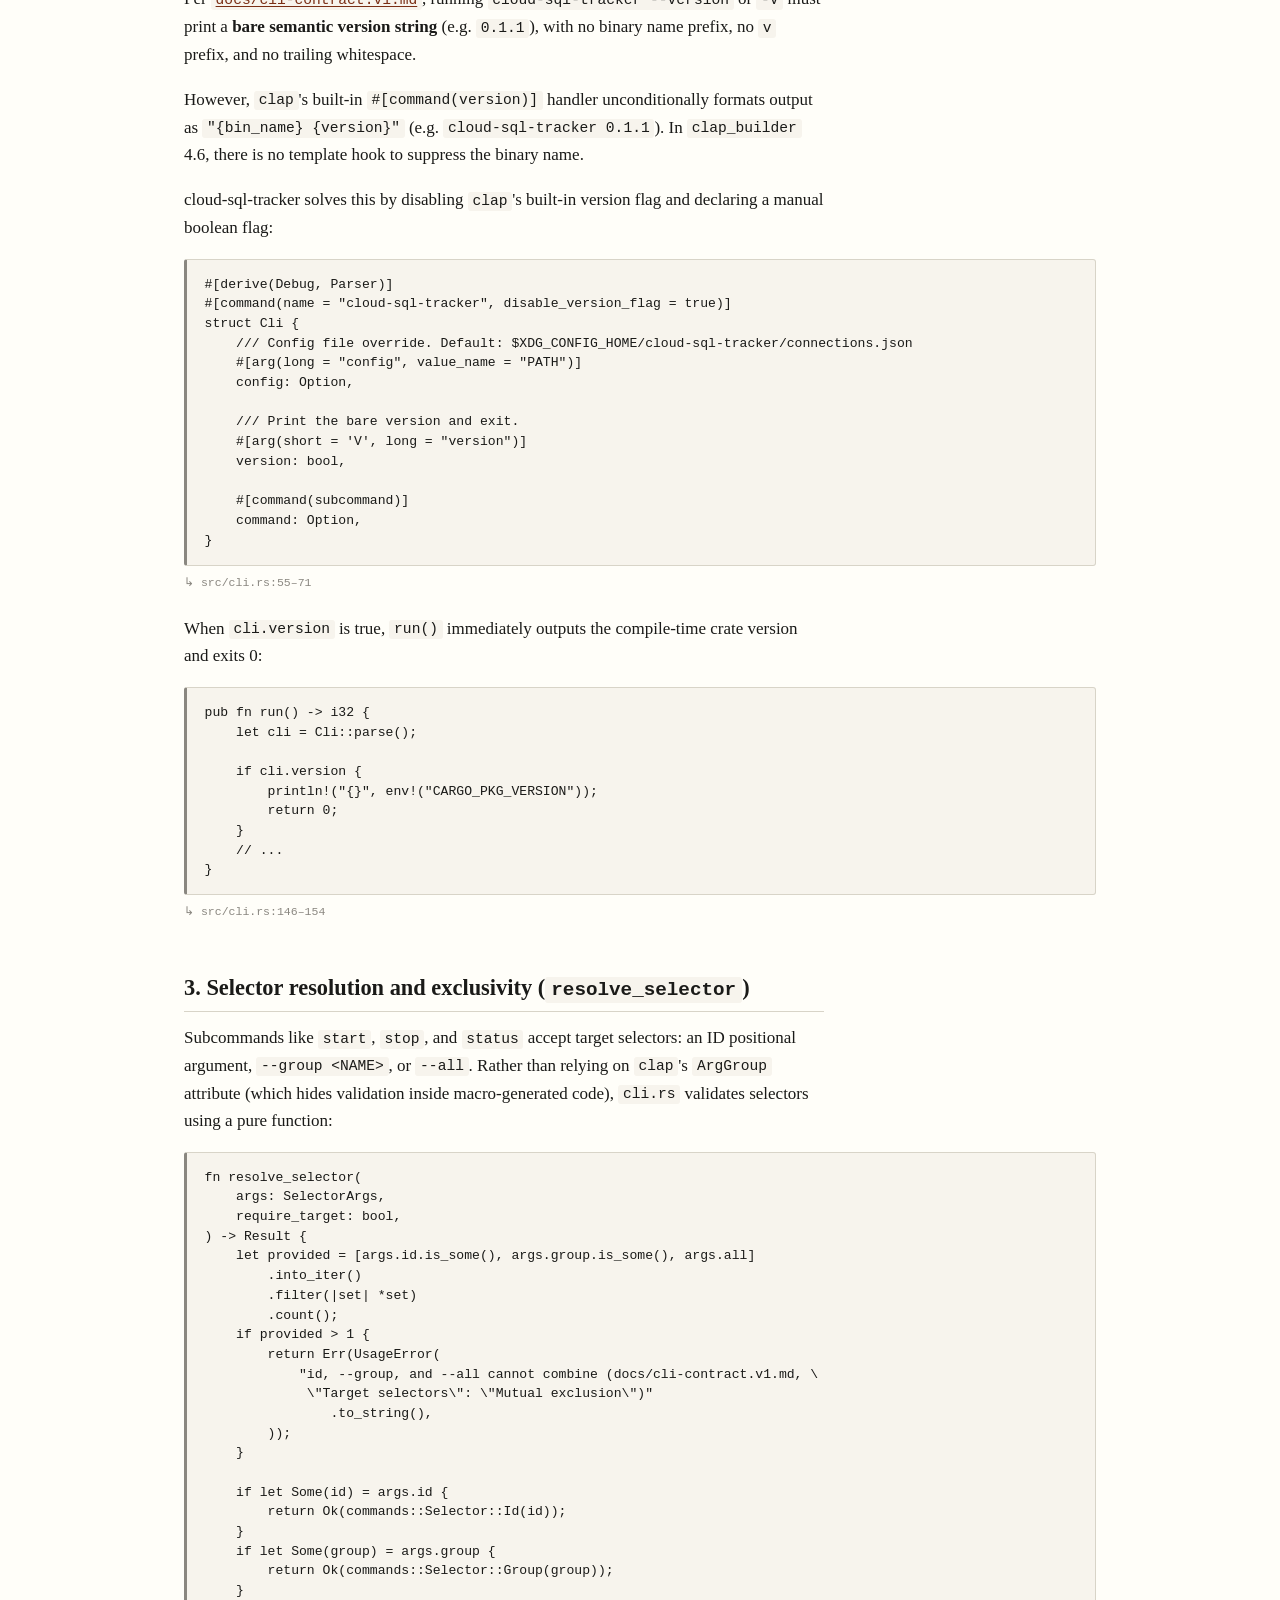
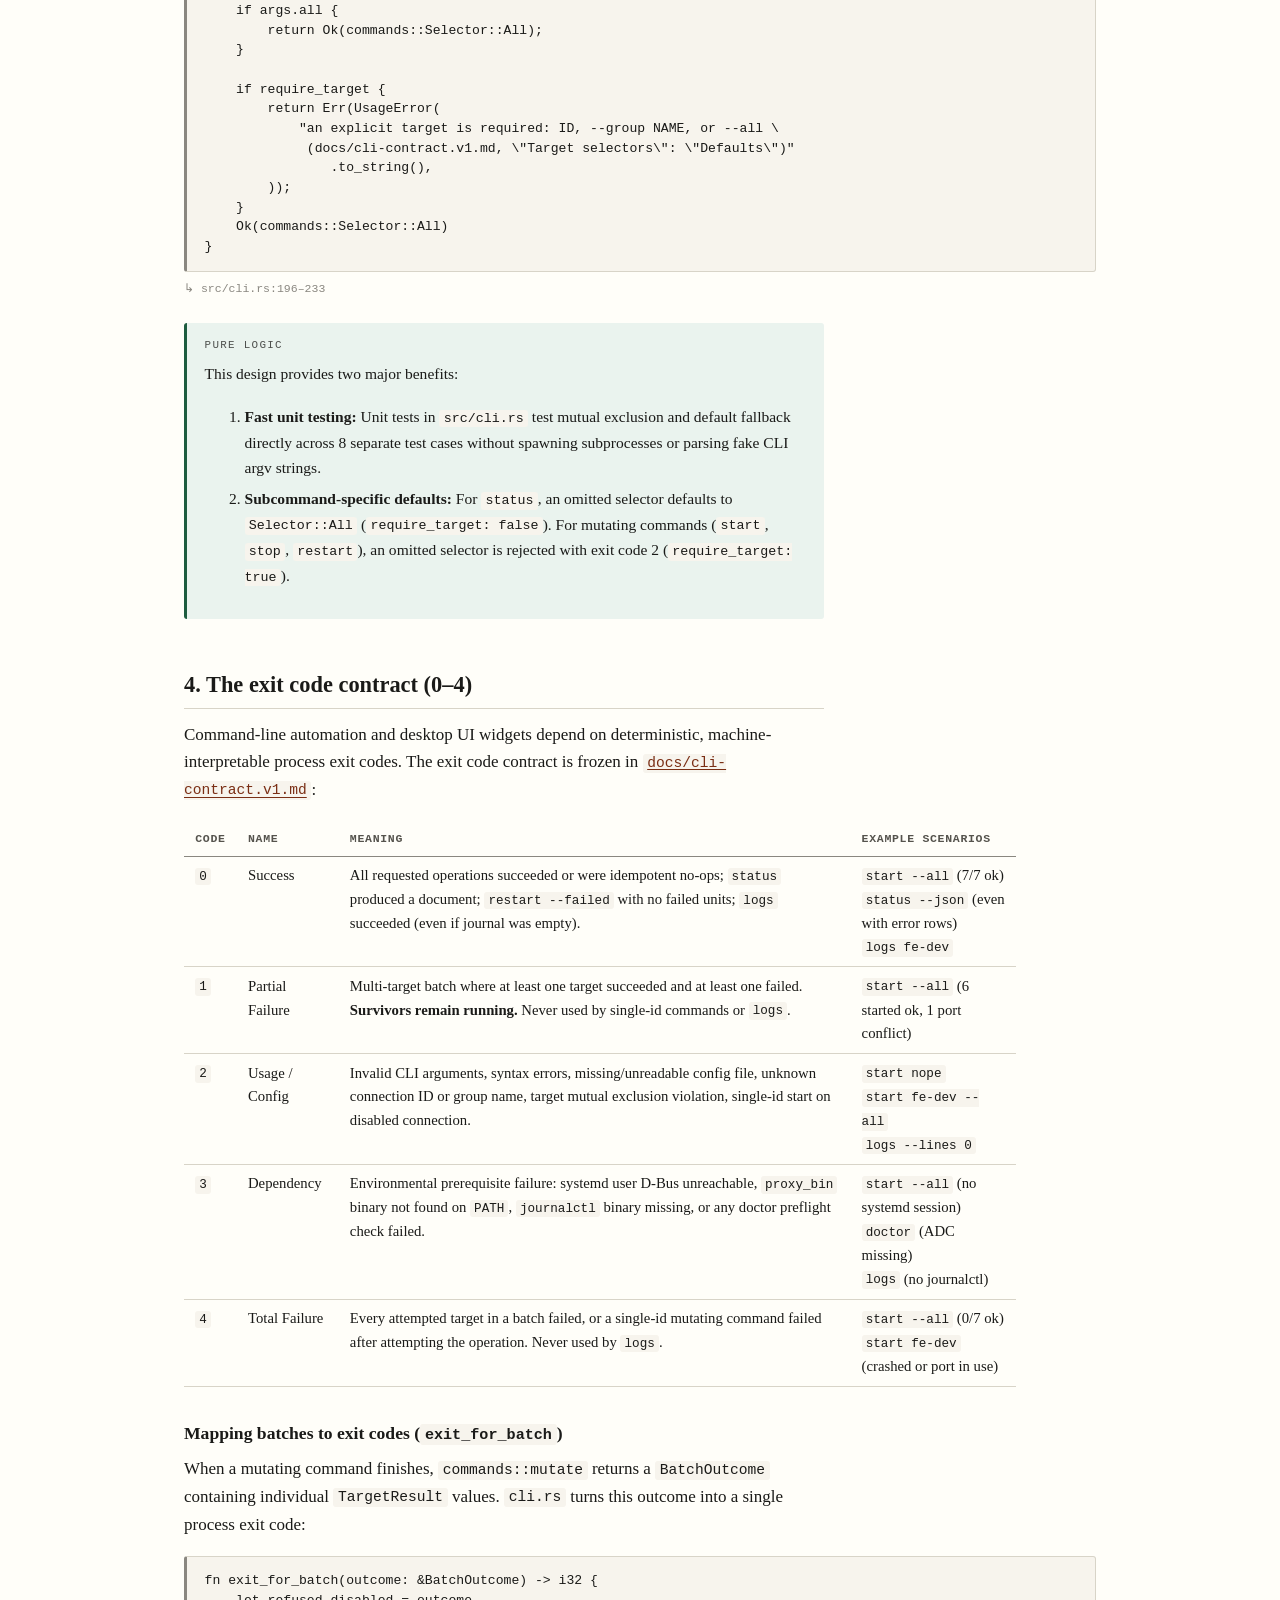
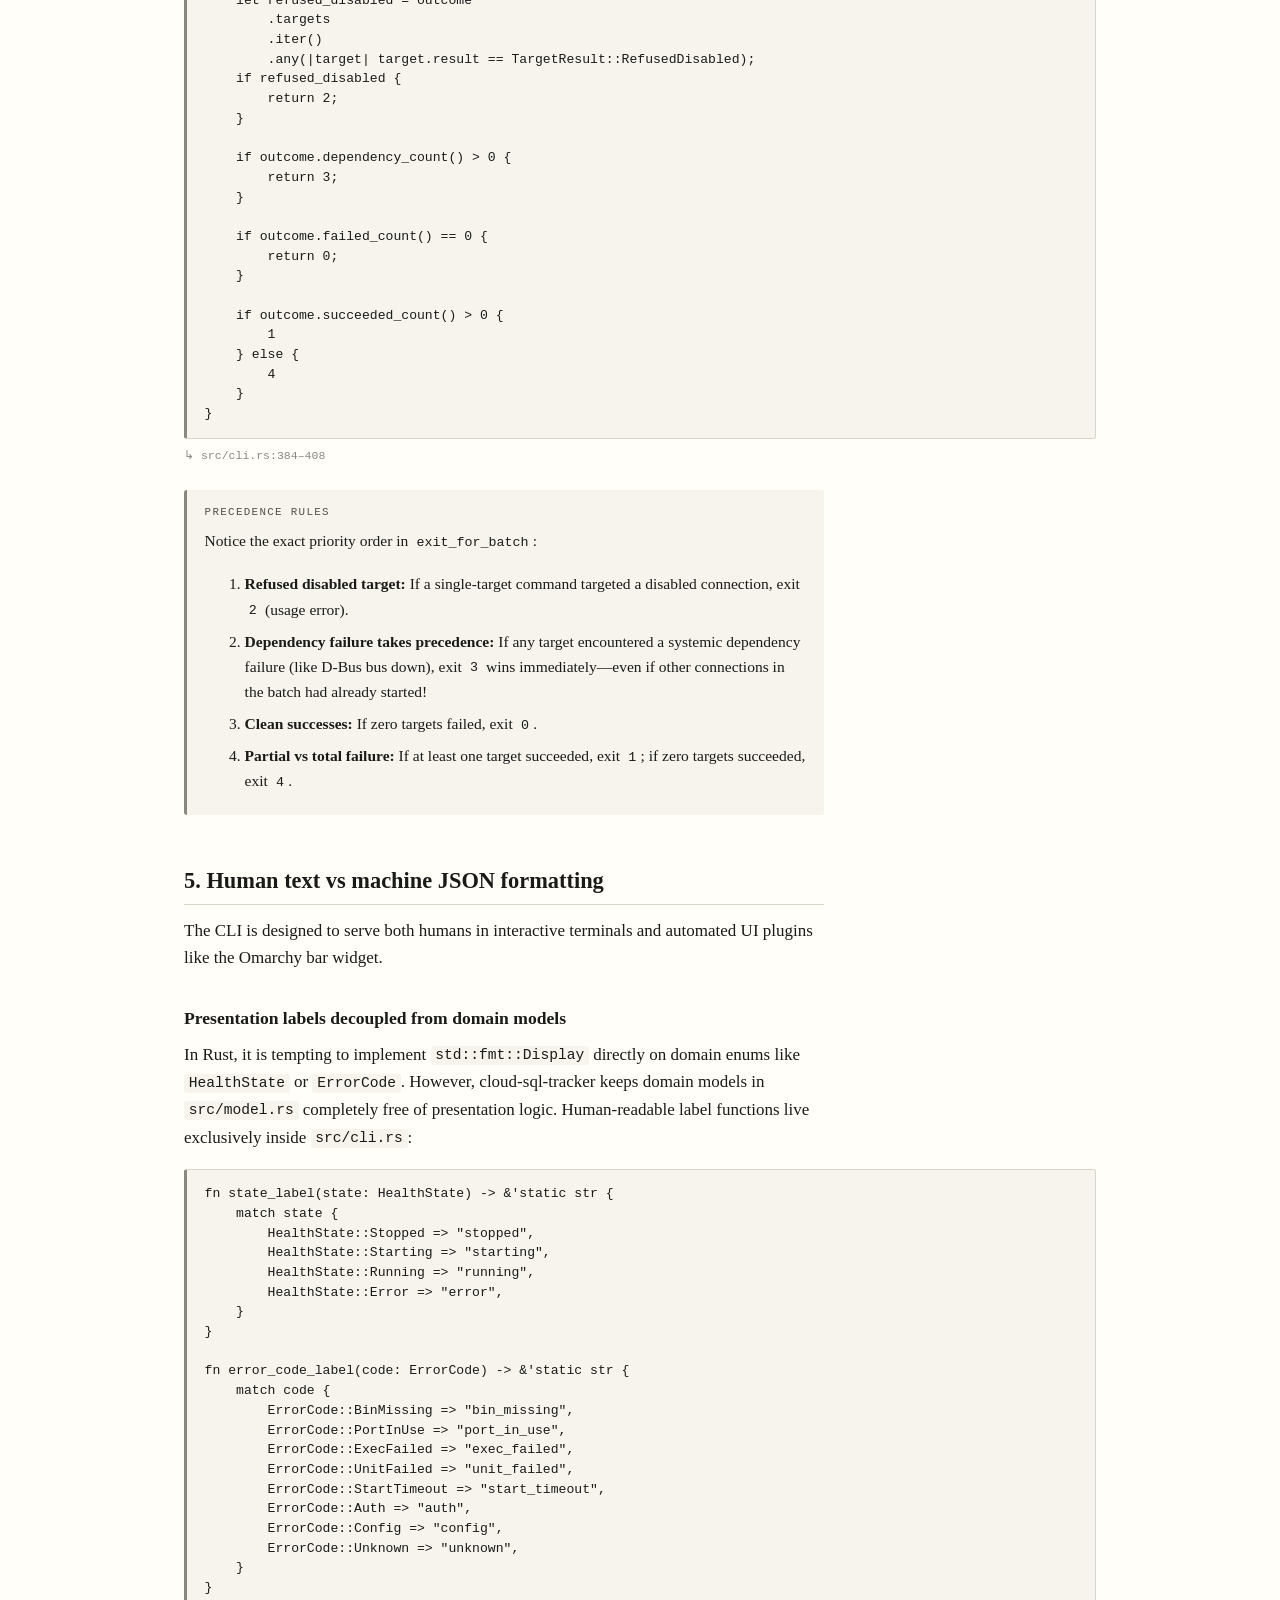
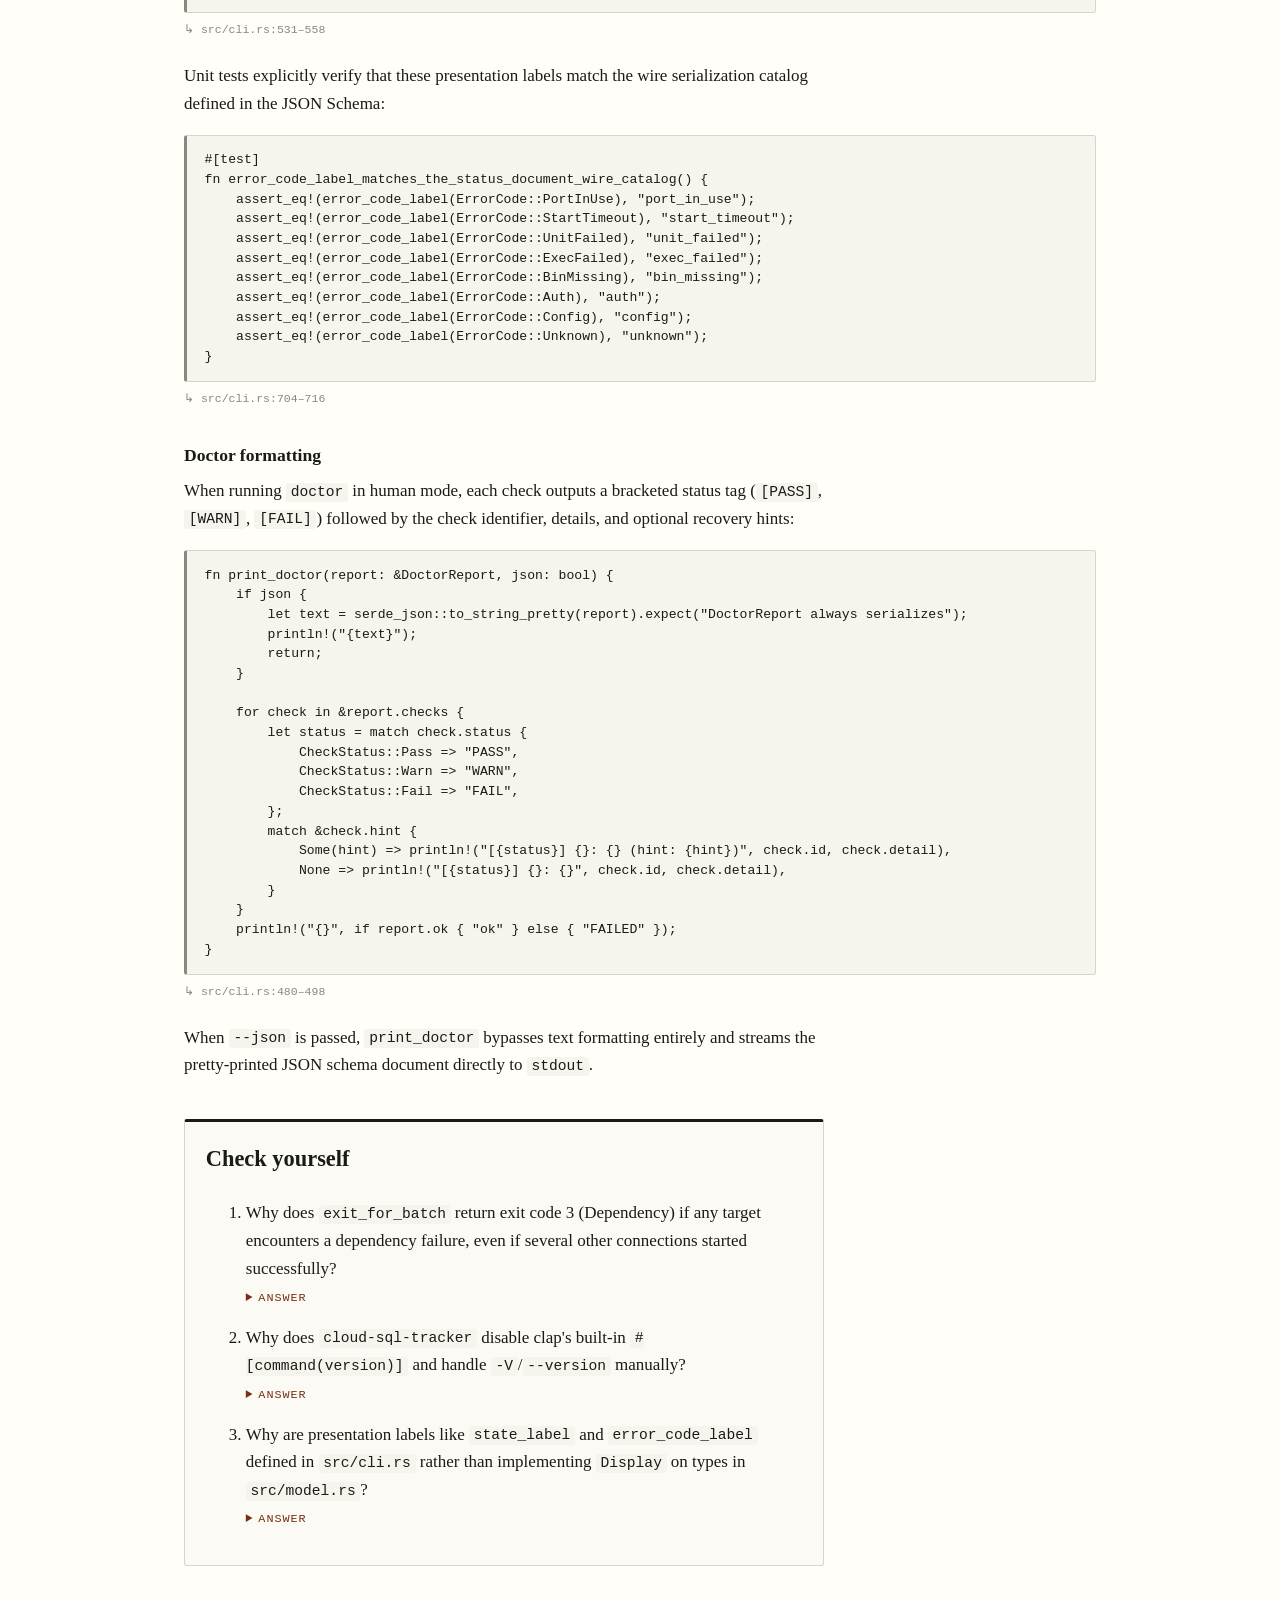
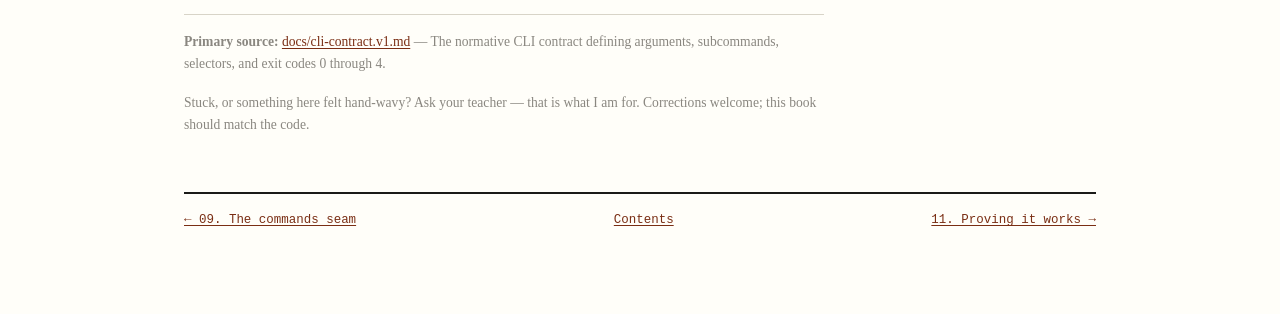
<file: learning/chapters/10-cli.html>
<!DOCTYPE html>
<html lang="en">
<head>
<meta charset="utf-8">
<meta name="viewport" content="width=device-width, initial-scale=1">
<title>10. The thin shell — cloud-sql-tracker</title>
<link rel="stylesheet" href="../assets/textbook.css">
</head>
<body>

<p class="crumb"><a href="../index.html">Contents</a> &rsaquo; Part IV &rsaquo; Chapter 10</p>

<header class="book-head">
  <p class="kicker">Chapter 10 &middot; Part IV</p>
  <h1>The thin shell</h1>
  <p class="lede">Explore the outermost CLI presentation layer: how cloud-sql-tracker parses arguments with clap in exactly one module, maps batch execution outcomes to a strict exit-code contract, and formats human text versus machine JSON.</p>
</header>

<p>In <a href="09-commands.html">Chapter 09</a>, we explored the <code>commands</code> seam: the typed engine that drives all application behavior without parsing arguments or printing to the screen. Now we reach the edge of the binary: <code>src/cli.rs</code> and <code>src/main.rs</code>.</p>

<p><code>cli.rs</code> is the <strong>only module in the entire crate</strong> permitted to:</p>

<ol>
  <li>Import and derive types from the <code>clap</code> library.</li>
  <li>Read process arguments via <code>std::env::args()</code>.</li>
  <li>Print formatted human text or JSON to <code>stdout</code> and <code>stderr</code>.</li>
  <li>Determine the operating system process exit code (<code>0</code>, <code>1</code>, <code>2</code>, <code>3</code>, or <code>4</code>).</li>
</ol>

<div class="diagram">┌────────────────────────────────────────────────────────┐
│                        main.rs                         │
│             std::process::exit(cli::run())             │
└───────────────────────────┬────────────────────────────┘
                            │ (no argv parameter!)
                            ▼
┌────────────────────────────────────────────────────────┐
│                         cli.rs                         │
│  - clap parsing (Cli, SelectorArgs, Commands)          │
│  - resolve_selector() (pure exclusivity & defaults)    │
│  - exit_for_batch() (outcome -> exit code 0..4)        │
│  - format status / doctor / logs / errors              │
└───────────────────────────┬────────────────────────────┘
                            │ typed structs (Selector, wait_ms)
                            ▼
┌────────────────────────────────────────────────────────┐
│                     commands seam                      │
└────────────────────────────────────────────────────────┘</div>

<h2>1. A thirteen-line <code>main.rs</code></h2>

<p>Because all argument parsing, execution routing, and exit code selection live in <code>cli.rs</code>, the binary's entry point is stripped of all logic:</p>

<pre><code>fn main() {
    std::process::exit(cloud_sql_tracker::cli::run());
}</code></pre>
<p class="src">src/main.rs:11–13</p>

<div class="why">
  <span class="label">Why cli::run() Takes No Arguments</span>
  <p>Notice that <code>cli::run()</code> takes no arguments. It reads <code>std::env::args()</code> directly inside the function. Integration tests in <code>tests/cli_smoke.rs</code> and <code>tests/cli_json_contracts.rs</code> do not test by calling library functions with mock strings; they spawn the real compiled binary on disk using <code>std::process::Command</code>. Keeping <code>main.rs</code> trivial ensures that binary test runs execute identical code to production invocations.</p>
</div>

<h2>2. The bare version flag challenge</h2>

<p>Per <a href="https://github.com/golgor/cloud-sql-tracker/blob/main/docs/cli-contract.v1.md"><code>docs/cli-contract.v1.md</code></a>, running <code>cloud-sql-tracker --version</code> or <code>-V</code> must print a <strong>bare semantic version string</strong> (e.g. <code>0.1.1</code>), with no binary name prefix, no <code>v</code> prefix, and no trailing whitespace.</p>

<p>However, <code>clap</code>'s built-in <code>#[command(version)]</code> handler unconditionally formats output as <code>"{bin_name} {version}"</code> (e.g. <code>cloud-sql-tracker 0.1.1</code>). In <code>clap_builder</code> 4.6, there is no template hook to suppress the binary name.</p>

<p>cloud-sql-tracker solves this by disabling <code>clap</code>'s built-in version flag and declaring a manual boolean flag:</p>

<pre><code>#[derive(Debug, Parser)]
#[command(name = "cloud-sql-tracker", disable_version_flag = true)]
struct Cli {
    /// Config file override. Default: $XDG_CONFIG_HOME/cloud-sql-tracker/connections.json
    #[arg(long = "config", value_name = "PATH")]
    config: Option<PathBuf>,

    /// Print the bare version and exit.
    #[arg(short = 'V', long = "version")]
    version: bool,

    #[command(subcommand)]
    command: Option<Commands>,
}</code></pre>
<p class="src">src/cli.rs:55–71</p>

<p>When <code>cli.version</code> is true, <code>run()</code> immediately outputs the compile-time crate version and exits 0:</p>

<pre><code>pub fn run() -> i32 {
    let cli = Cli::parse();

    if cli.version {
        println!("{}", env!("CARGO_PKG_VERSION"));
        return 0;
    }
    // ...
}</code></pre>
<p class="src">src/cli.rs:146–154</p>

<h2>3. Selector resolution and exclusivity (<code>resolve_selector</code>)</h2>

<p>Subcommands like <code>start</code>, <code>stop</code>, and <code>status</code> accept target selectors: an ID positional argument, <code>--group &lt;NAME&gt;</code>, or <code>--all</code>. Rather than relying on <code>clap</code>'s <code>ArgGroup</code> attribute (which hides validation inside macro-generated code), <code>cli.rs</code> validates selectors using a pure function:</p>

<pre><code>fn resolve_selector(
    args: SelectorArgs,
    require_target: bool,
) -> Result<commands::Selector, UsageError> {
    let provided = [args.id.is_some(), args.group.is_some(), args.all]
        .into_iter()
        .filter(|set| *set)
        .count();
    if provided > 1 {
        return Err(UsageError(
            "id, --group, and --all cannot combine (docs/cli-contract.v1.md, \
             \"Target selectors\": \"Mutual exclusion\")"
                .to_string(),
        ));
    }

    if let Some(id) = args.id {
        return Ok(commands::Selector::Id(id));
    }
    if let Some(group) = args.group {
        return Ok(commands::Selector::Group(group));
    }
    if args.all {
        return Ok(commands::Selector::All);
    }

    if require_target {
        return Err(UsageError(
            "an explicit target is required: ID, --group NAME, or --all \
             (docs/cli-contract.v1.md, \"Target selectors\": \"Defaults\")"
                .to_string(),
        ));
    }
    Ok(commands::Selector::All)
}</code></pre>
<p class="src">src/cli.rs:196–233</p>

<div class="pure">
  <span class="label">Pure Logic</span>
  <p>This design provides two major benefits:
  <ol>
    <li><strong>Fast unit testing:</strong> Unit tests in <code>src/cli.rs</code> test mutual exclusion and default fallback directly across 8 separate test cases without spawning subprocesses or parsing fake CLI argv strings.</li>
    <li><strong>Subcommand-specific defaults:</strong> For <code>status</code>, an omitted selector defaults to <code>Selector::All</code> (<code>require_target: false</code>). For mutating commands (<code>start</code>, <code>stop</code>, <code>restart</code>), an omitted selector is rejected with exit code 2 (<code>require_target: true</code>).</li>
  </ol>
  </p>
</div>

<h2>4. The exit code contract (0–4)</h2>

<p>Command-line automation and desktop UI widgets depend on deterministic, machine-interpretable process exit codes. The exit code contract is frozen in <a href="https://github.com/golgor/cloud-sql-tracker/blob/main/docs/cli-contract.v1.md"><code>docs/cli-contract.v1.md</code></a>:</p>

<table>
  <thead>
    <tr>
      <th>Code</th>
      <th>Name</th>
      <th>Meaning</th>
      <th>Example Scenarios</th>
    </tr>
  </thead>
  <tbody>
    <tr>
      <td><code>0</code></td>
      <td>Success</td>
      <td>All requested operations succeeded or were idempotent no-ops; <code>status</code> produced a document; <code>restart --failed</code> with no failed units; <code>logs</code> succeeded (even if journal was empty).</td>
      <td><code>start --all</code> (7/7 ok)<br><code>status --json</code> (even with error rows)<br><code>logs fe-dev</code></td>
    </tr>
    <tr>
      <td><code>1</code></td>
      <td>Partial Failure</td>
      <td>Multi-target batch where at least one target succeeded and at least one failed. <strong>Survivors remain running.</strong> Never used by single-id commands or <code>logs</code>.</td>
      <td><code>start --all</code> (6 started ok, 1 port conflict)</td>
    </tr>
    <tr>
      <td><code>2</code></td>
      <td>Usage / Config</td>
      <td>Invalid CLI arguments, syntax errors, missing/unreadable config file, unknown connection ID or group name, target mutual exclusion violation, single-id start on disabled connection.</td>
      <td><code>start nope</code><br><code>start fe-dev --all</code><br><code>logs --lines 0</code></td>
    </tr>
    <tr>
      <td><code>3</code></td>
      <td>Dependency</td>
      <td>Environmental prerequisite failure: systemd user D-Bus unreachable, <code>proxy_bin</code> binary not found on <code>PATH</code>, <code>journalctl</code> binary missing, or any doctor preflight check failed.</td>
      <td><code>start --all</code> (no systemd session)<br><code>doctor</code> (ADC missing)<br><code>logs</code> (no journalctl)</td>
    </tr>
    <tr>
      <td><code>4</code></td>
      <td>Total Failure</td>
      <td>Every attempted target in a batch failed, or a single-id mutating command failed after attempting the operation. Never used by <code>logs</code>.</td>
      <td><code>start --all</code> (0/7 ok)<br><code>start fe-dev</code> (crashed or port in use)</td>
    </tr>
  </tbody>
</table>

<h3>Mapping batches to exit codes (<code>exit_for_batch</code>)</h3>

<p>When a mutating command finishes, <code>commands::mutate</code> returns a <code>BatchOutcome</code> containing individual <code>TargetResult</code> values. <code>cli.rs</code> turns this outcome into a single process exit code:</p>

<pre><code>fn exit_for_batch(outcome: &BatchOutcome) -> i32 {
    let refused_disabled = outcome
        .targets
        .iter()
        .any(|target| target.result == TargetResult::RefusedDisabled);
    if refused_disabled {
        return 2;
    }

    if outcome.dependency_count() > 0 {
        return 3;
    }

    if outcome.failed_count() == 0 {
        return 0;
    }

    if outcome.succeeded_count() > 0 {
        1
    } else {
        4
    }
}</code></pre>
<p class="src">src/cli.rs:384–408</p>

<div class="note">
  <span class="label">Precedence Rules</span>
  <p>Notice the exact priority order in <code>exit_for_batch</code>:</p>
  <ol>
    <li><strong>Refused disabled target:</strong> If a single-target command targeted a disabled connection, exit <code>2</code> (usage error).</li>
    <li><strong>Dependency failure takes precedence:</strong> If any target encountered a systemic dependency failure (like D-Bus bus down), exit <code>3</code> wins immediately—even if other connections in the batch had already started!</li>
    <li><strong>Clean successes:</strong> If zero targets failed, exit <code>0</code>.</li>
    <li><strong>Partial vs total failure:</strong> If at least one target succeeded, exit <code>1</code>; if zero targets succeeded, exit <code>4</code>.</li>
  </ol>
</div>

<h2>5. Human text vs machine JSON formatting</h2>

<p>The CLI is designed to serve both humans in interactive terminals and automated UI plugins like the Omarchy bar widget.</p>

<h3>Presentation labels decoupled from domain models</h3>
<p>In Rust, it is tempting to implement <code>std::fmt::Display</code> directly on domain enums like <code>HealthState</code> or <code>ErrorCode</code>. However, cloud-sql-tracker keeps domain models in <code>src/model.rs</code> completely free of presentation logic. Human-readable label functions live exclusively inside <code>src/cli.rs</code>:</p>

<pre><code>fn state_label(state: HealthState) -> &'static str {
    match state {
        HealthState::Stopped => "stopped",
        HealthState::Starting => "starting",
        HealthState::Running => "running",
        HealthState::Error => "error",
    }
}

fn error_code_label(code: ErrorCode) -> &'static str {
    match code {
        ErrorCode::BinMissing => "bin_missing",
        ErrorCode::PortInUse => "port_in_use",
        ErrorCode::ExecFailed => "exec_failed",
        ErrorCode::UnitFailed => "unit_failed",
        ErrorCode::StartTimeout => "start_timeout",
        ErrorCode::Auth => "auth",
        ErrorCode::Config => "config",
        ErrorCode::Unknown => "unknown",
    }
}</code></pre>
<p class="src">src/cli.rs:531–558</p>

<p>Unit tests explicitly verify that these presentation labels match the wire serialization catalog defined in the JSON Schema:</p>

<pre><code>#[test]
fn error_code_label_matches_the_status_document_wire_catalog() {
    assert_eq!(error_code_label(ErrorCode::PortInUse), "port_in_use");
    assert_eq!(error_code_label(ErrorCode::StartTimeout), "start_timeout");
    assert_eq!(error_code_label(ErrorCode::UnitFailed), "unit_failed");
    assert_eq!(error_code_label(ErrorCode::ExecFailed), "exec_failed");
    assert_eq!(error_code_label(ErrorCode::BinMissing), "bin_missing");
    assert_eq!(error_code_label(ErrorCode::Auth), "auth");
    assert_eq!(error_code_label(ErrorCode::Config), "config");
    assert_eq!(error_code_label(ErrorCode::Unknown), "unknown");
}</code></pre>
<p class="src">src/cli.rs:704–716</p>

<h3>Doctor formatting</h3>
<p>When running <code>doctor</code> in human mode, each check outputs a bracketed status tag (<code>[PASS]</code>, <code>[WARN]</code>, <code>[FAIL]</code>) followed by the check identifier, details, and optional recovery hints:</p>

<pre><code>fn print_doctor(report: &DoctorReport, json: bool) {
    if json {
        let text = serde_json::to_string_pretty(report).expect("DoctorReport always serializes");
        println!("{text}");
        return;
    }

    for check in &report.checks {
        let status = match check.status {
            CheckStatus::Pass => "PASS",
            CheckStatus::Warn => "WARN",
            CheckStatus::Fail => "FAIL",
        };
        match &check.hint {
            Some(hint) => println!("[{status}] {}: {} (hint: {hint})", check.id, check.detail),
            None => println!("[{status}] {}: {}", check.id, check.detail),
        }
    }
    println!("{}", if report.ok { "ok" } else { "FAILED" });
}</code></pre>
<p class="src">src/cli.rs:480–498</p>

<p>When <code>--json</code> is passed, <code>print_doctor</code> bypasses text formatting entirely and streams the pretty-printed JSON schema document directly to <code>stdout</code>.</p>

<section class="check">
  <h2>Check yourself</h2>
  <ol>
    <li>Why does <code>exit_for_batch</code> return exit code 3 (Dependency) if any target encounters a dependency failure, even if several other connections started successfully?
      <details><summary>Answer</summary><p>A dependency failure indicates a systemic infrastructure breakdown (such as D-Bus user session loss or missing proxy binaries) rather than an individual database issue. Per the CLI contract, environmental failures take priority so automated scripts can distinguish host configuration errors from routine database failures.</p></details>
    </li>
    <li>Why does <code>cloud-sql-tracker</code> disable clap's built-in <code>#[command(version)]</code> and handle <code>-V</code>/<code>--version</code> manually?
      <details><summary>Answer</summary><p>The CLI contract requires <code>--version</code> to output a bare semantic version string (such as <code>0.1.1</code>) without a binary name or prefix. Clap's built-in version flag always prints <code>"cloud-sql-tracker 0.1.1"</code>, and <code>clap_builder</code> provides no template option to remove the binary name.</p></details>
    </li>
    <li>Why are presentation labels like <code>state_label</code> and <code>error_code_label</code> defined in <code>src/cli.rs</code> rather than implementing <code>Display</code> on types in <code>src/model.rs</code>?
      <details><summary>Answer</summary><p><code>model.rs</code> defines the pure domain vocabulary and serialization structures shared across the entire crate. Text formatting for terminal output is an outermost presentation concern belonging strictly to the CLI shell, keeping domain models clean and free of UI logic.</p></details>
    </li>
  </ol>
</section>

<footer class="book-foot">
  <p><strong>Primary source:</strong> <a href="https://github.com/golgor/cloud-sql-tracker/blob/main/docs/cli-contract.v1.md">docs/cli-contract.v1.md</a> — The normative CLI contract defining arguments, subcommands, selectors, and exit codes 0 through 4.</p>
  <p>Stuck, or something here felt hand-wavy? Ask your teacher — that is what I am for. Corrections welcome; this book should match the code.</p>
</footer>

<nav class="chapter-nav">
  <a href="09-commands.html">&larr; 09. The commands seam</a>
  <a href="../index.html">Contents</a>
  <a href="11-proving-it-works.html">11. Proving it works &rarr;</a>
</nav>

</body>
</html>
</file>
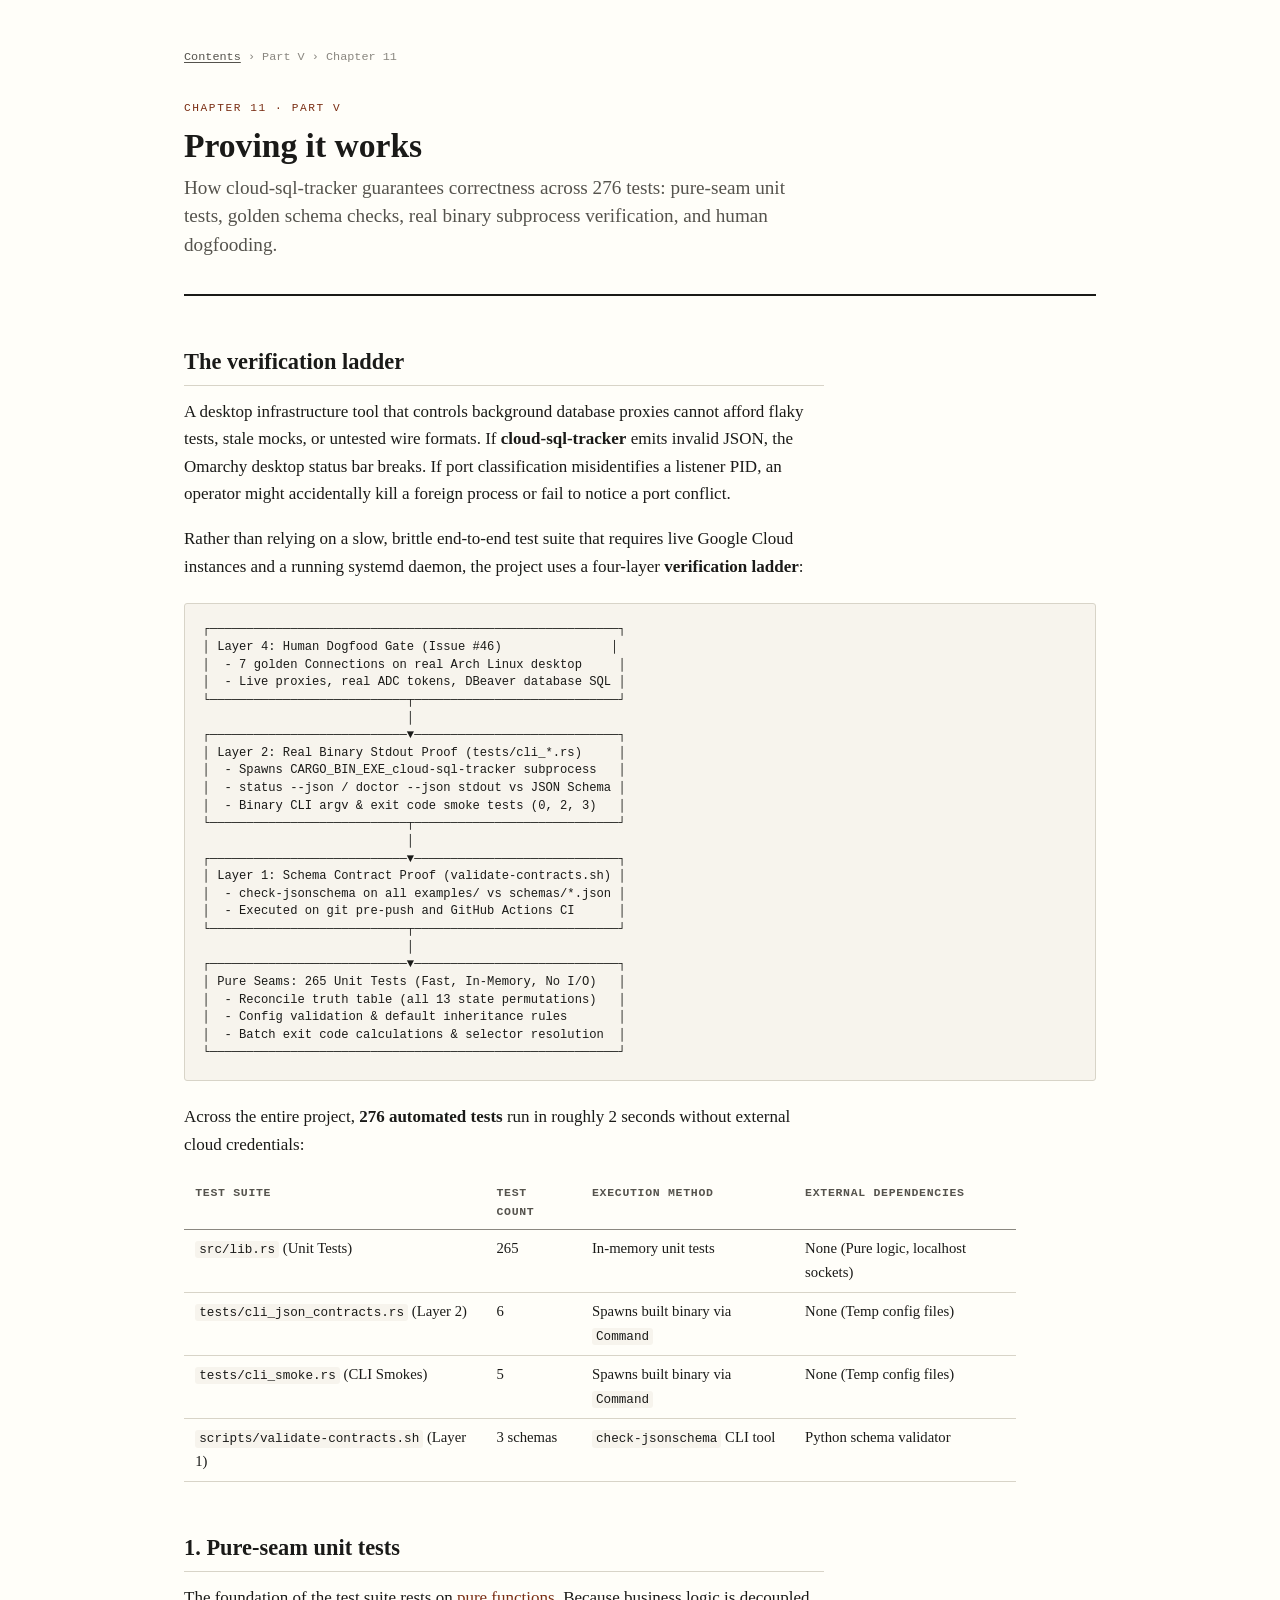
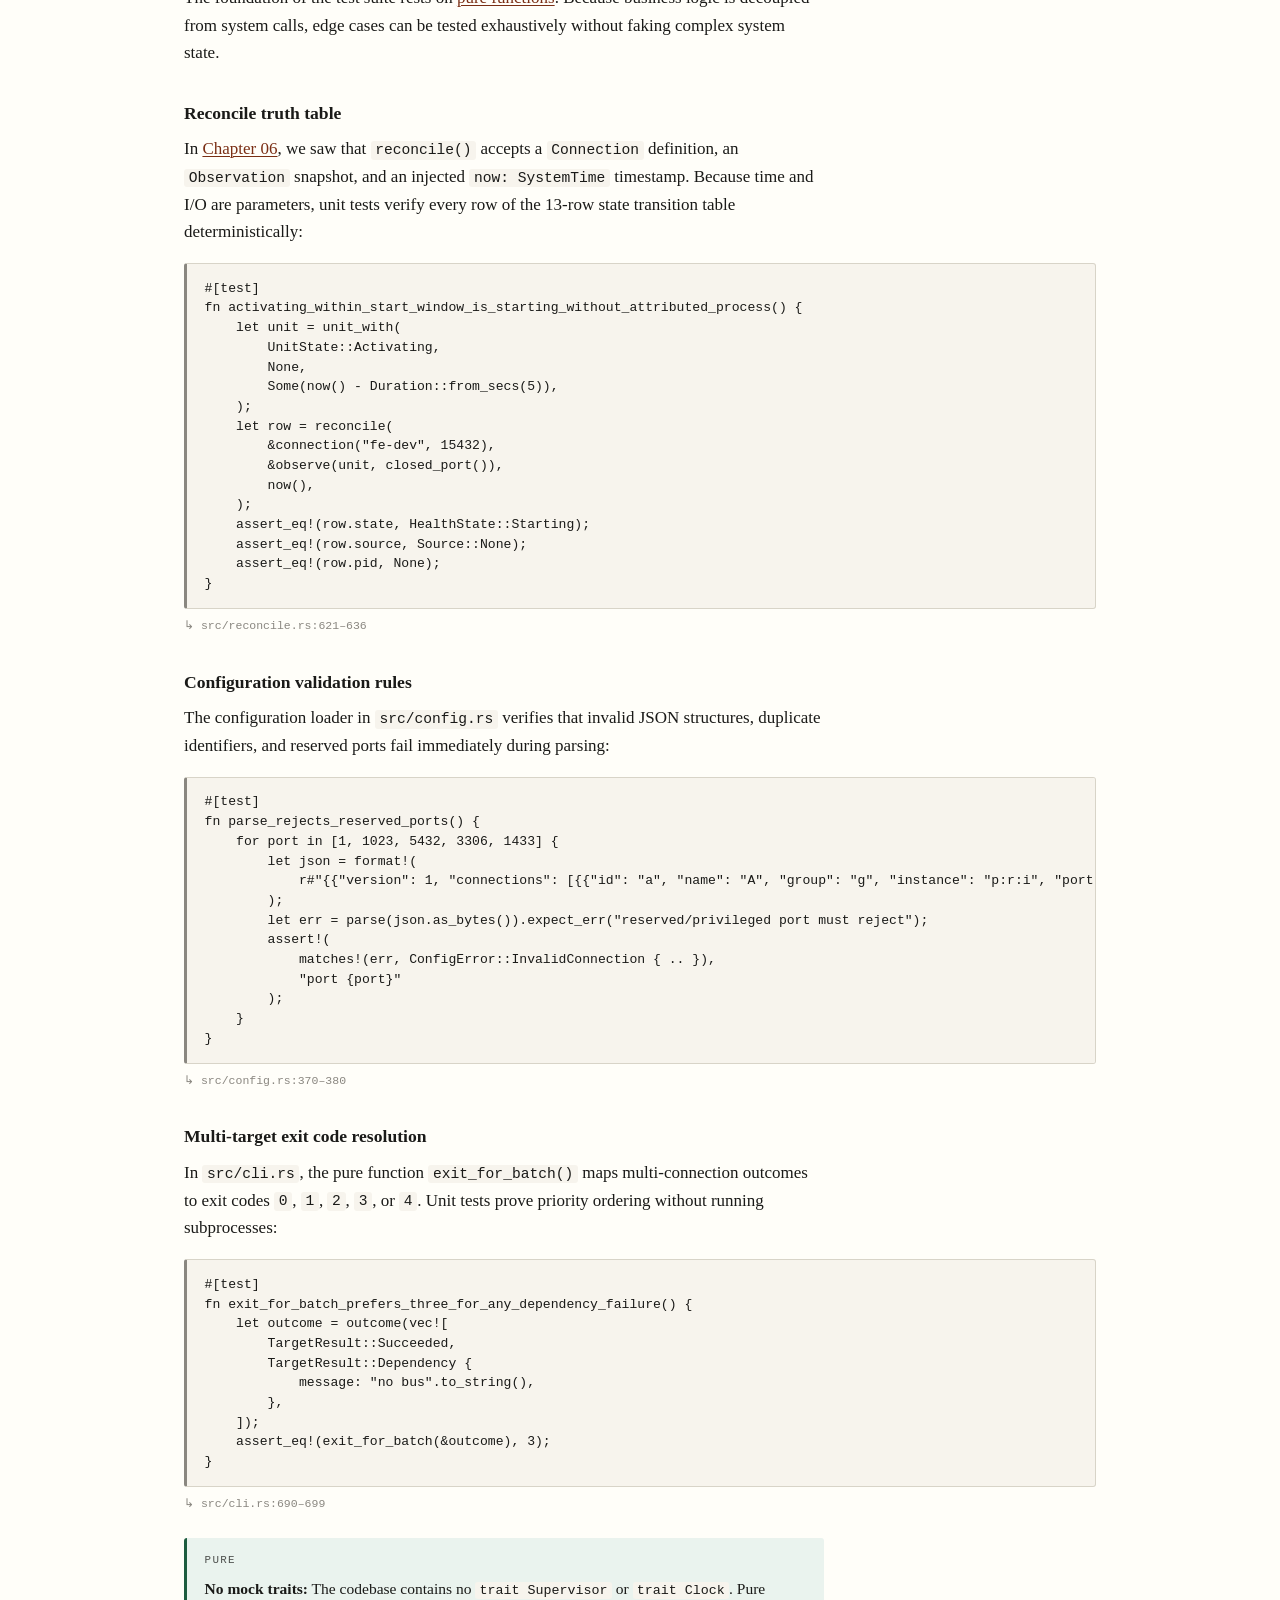
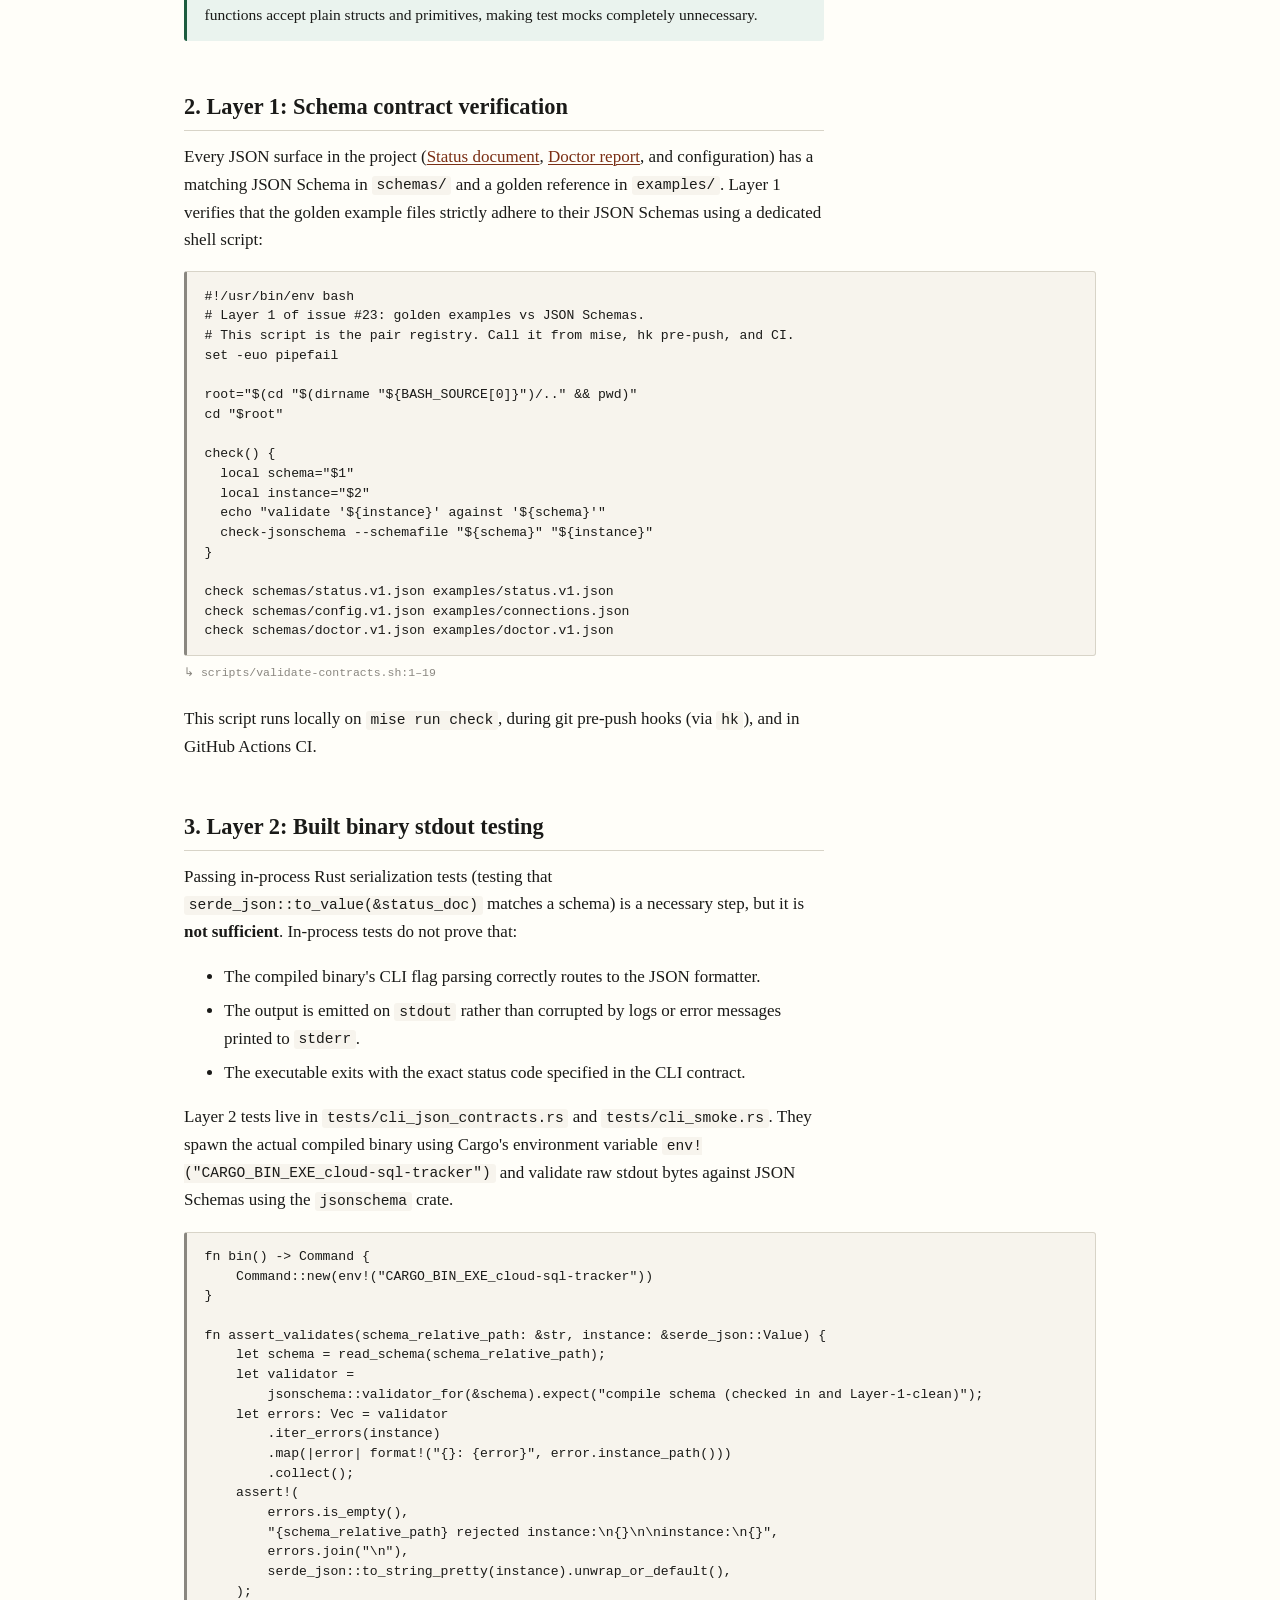
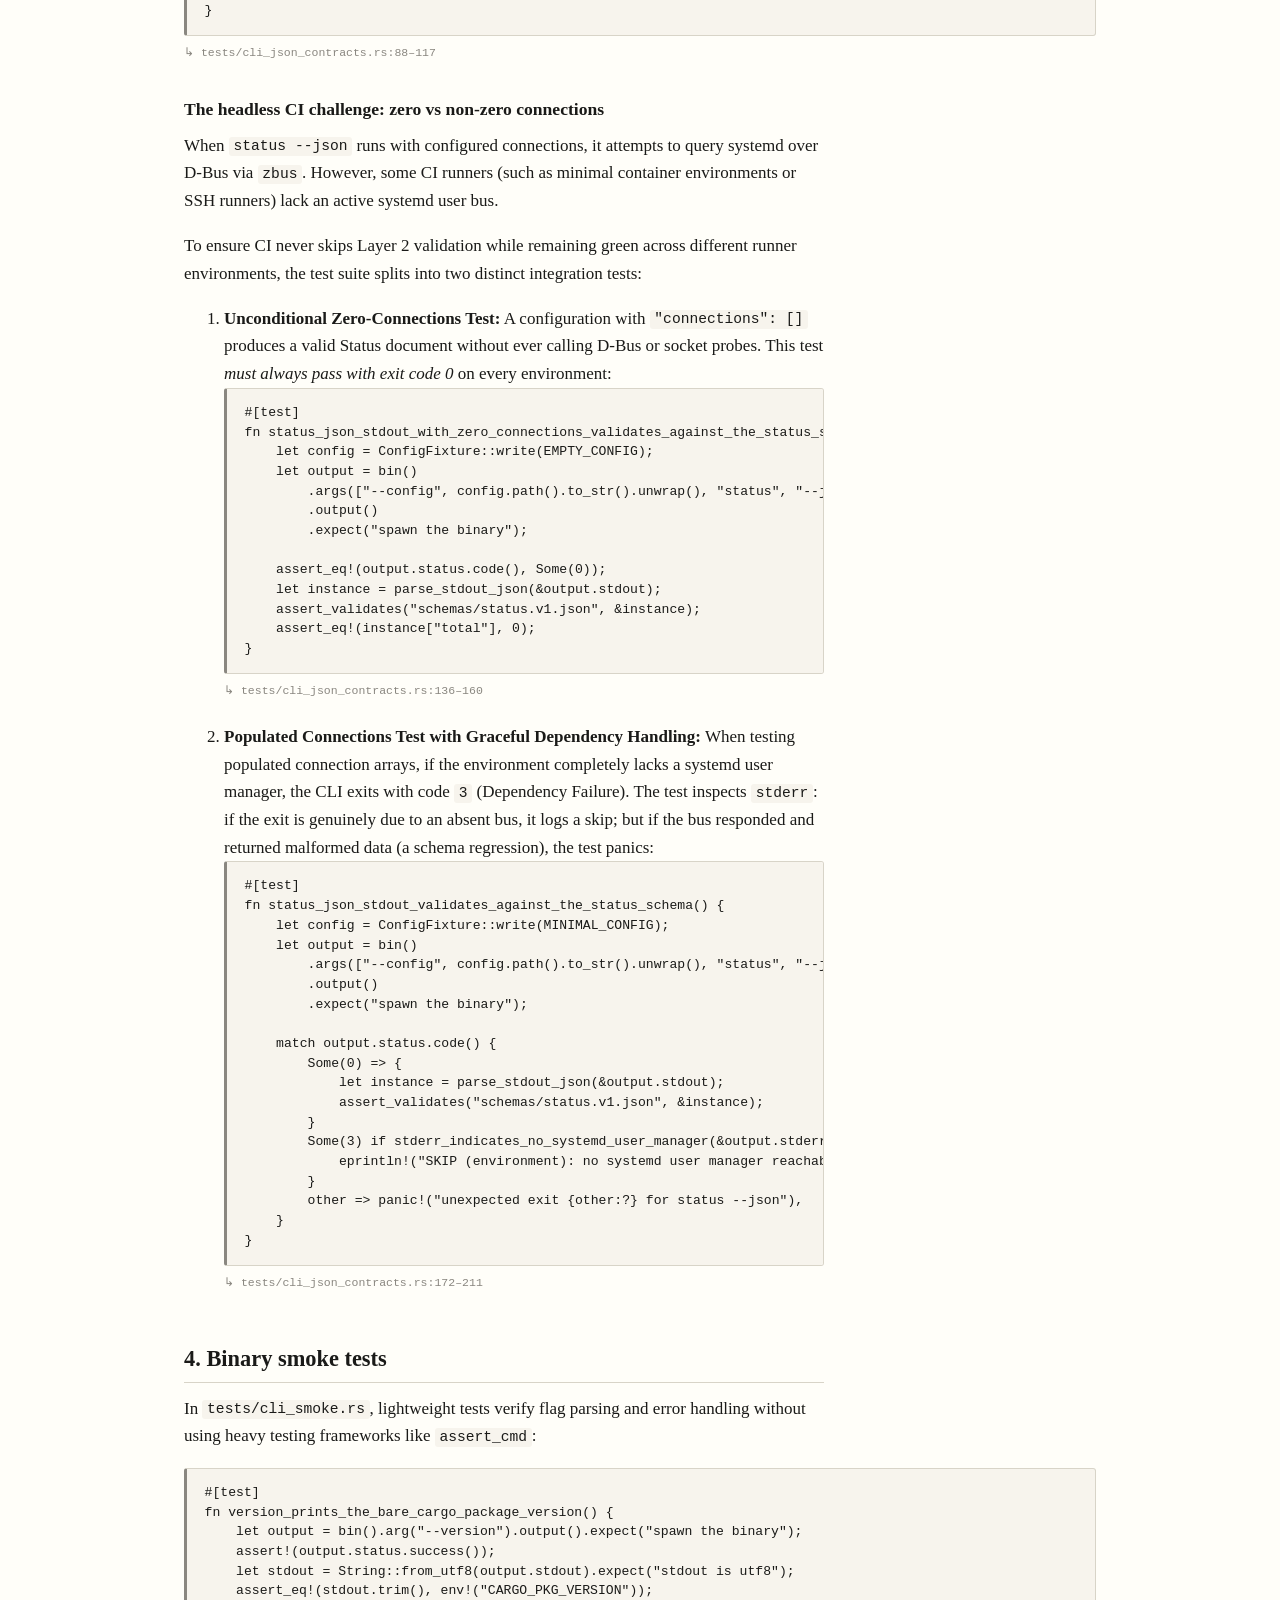
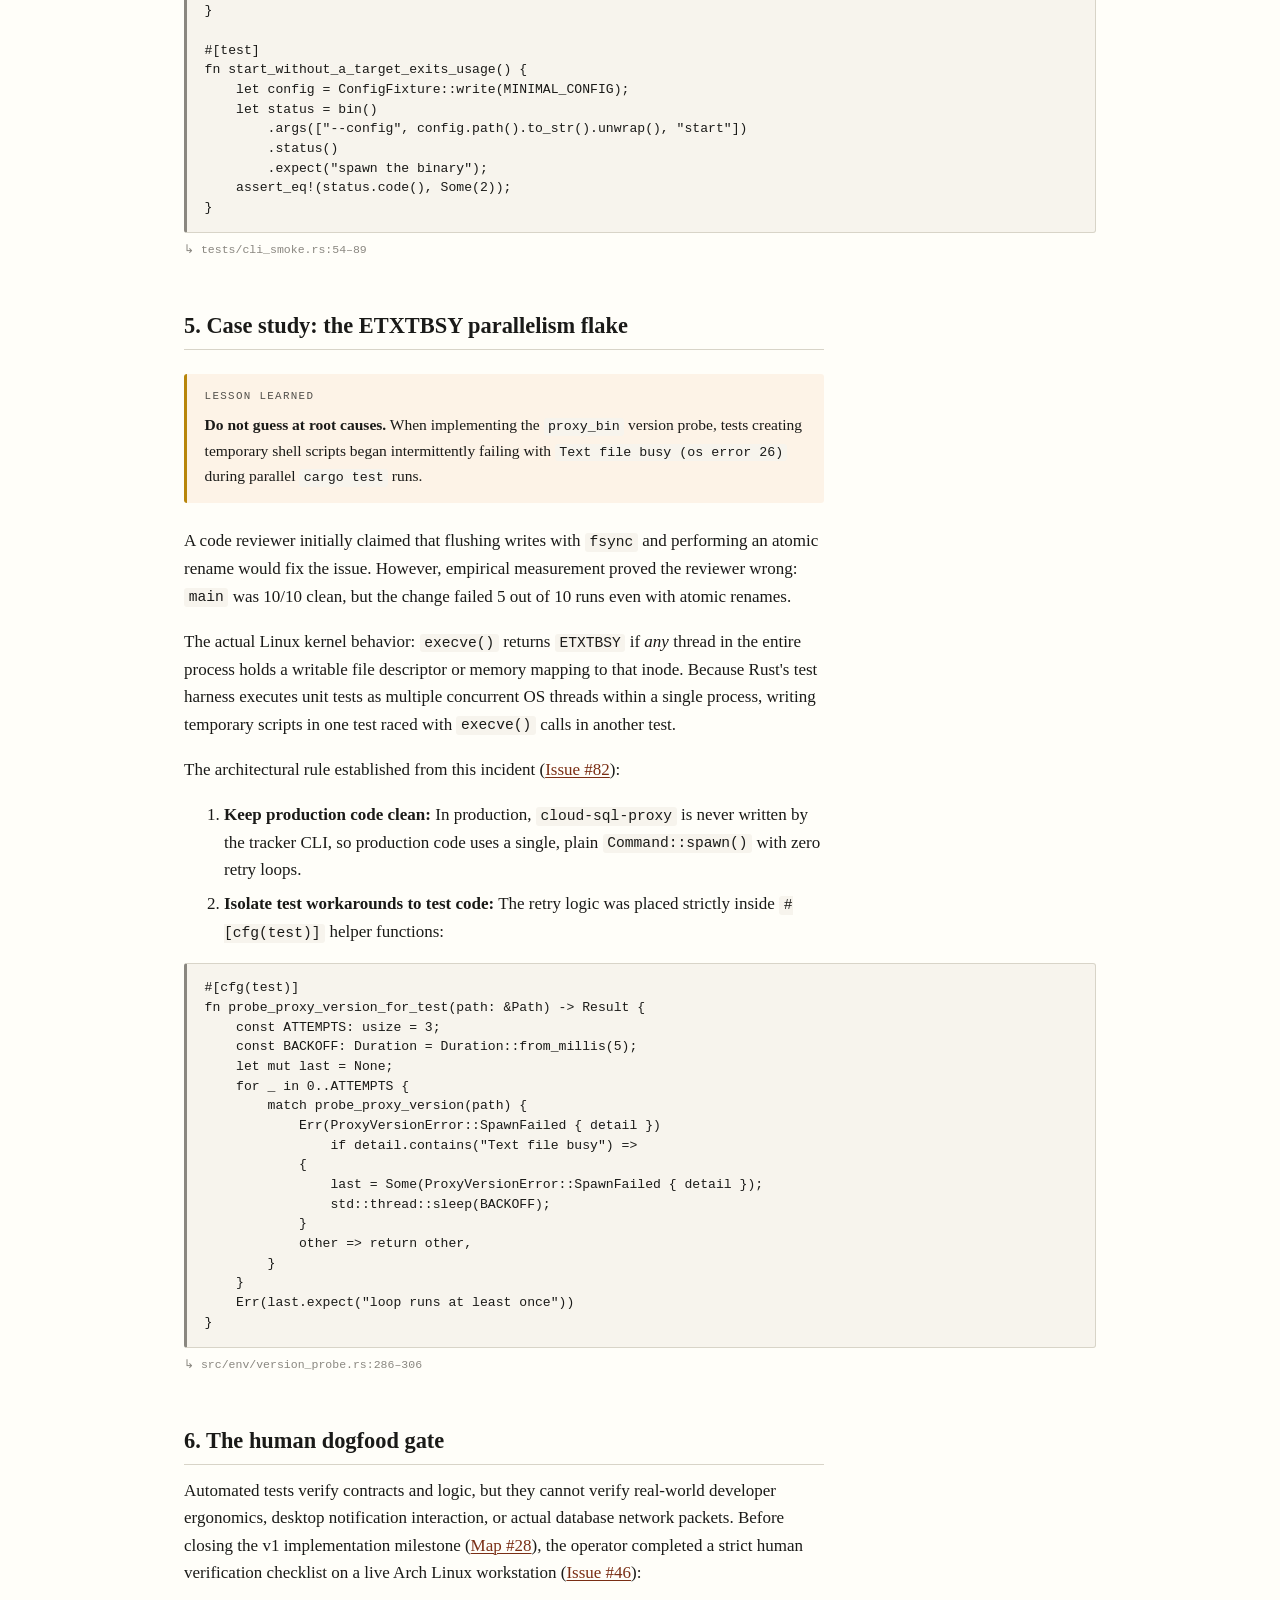
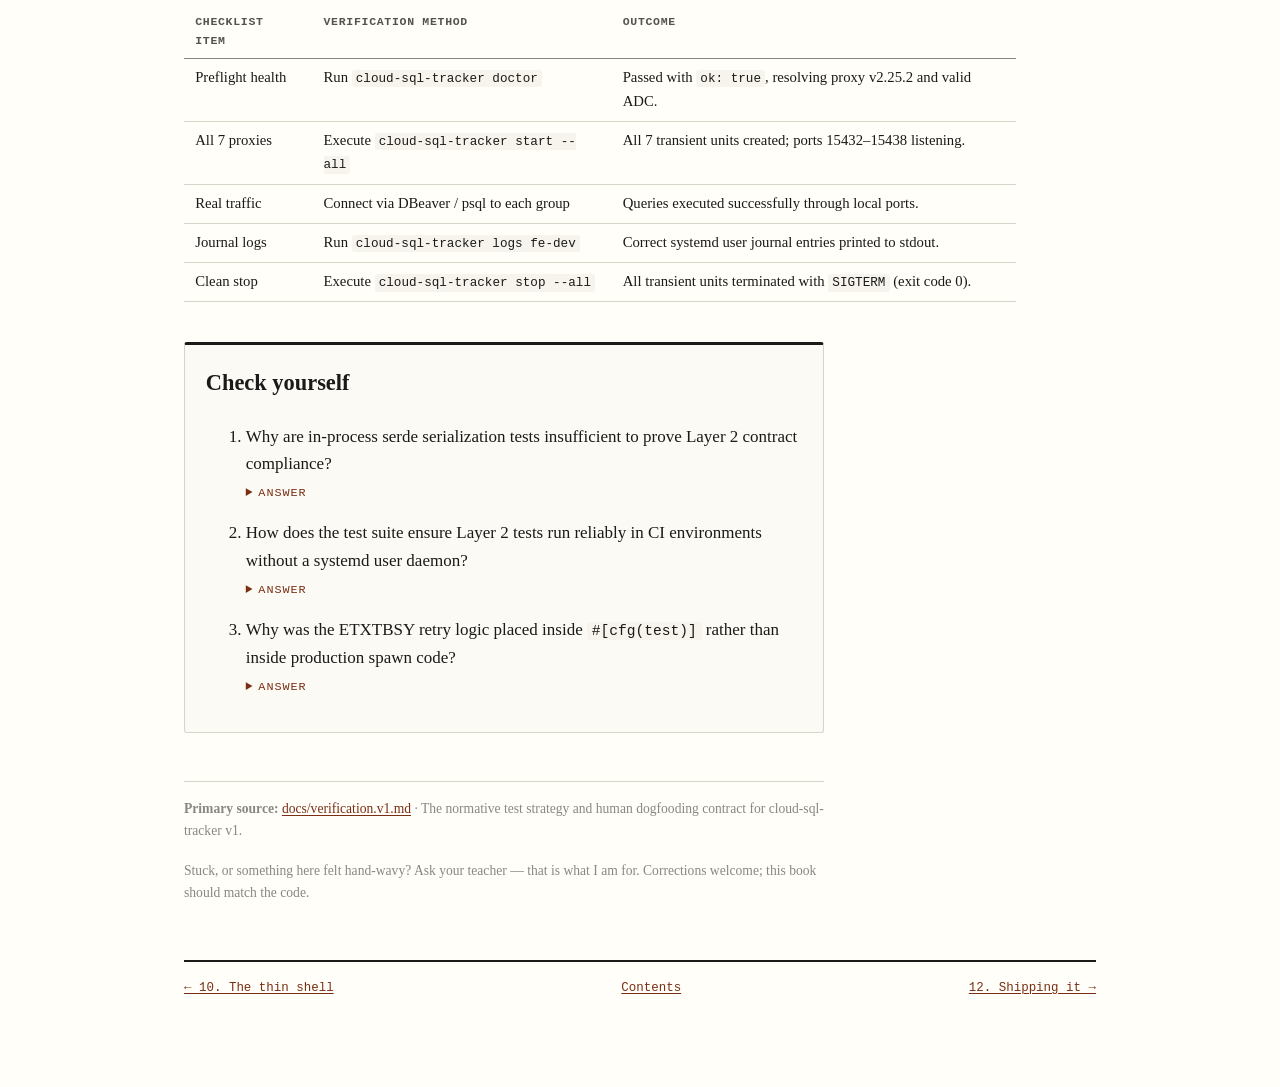
<file: learning/chapters/11-proving-it-works.html>
<!DOCTYPE html>
<html lang="en">
<head>
<meta charset="utf-8">
<meta name="viewport" content="width=device-width, initial-scale=1">
<title>11. Proving it works — cloud-sql-tracker</title>
<link rel="stylesheet" href="../assets/textbook.css">
</head>
<body>

<p class="crumb"><a href="../index.html">Contents</a> &rsaquo; Part V &rsaquo; Chapter 11</p>

<header class="book-head">
  <p class="kicker">Chapter 11 &middot; Part V</p>
  <h1>Proving it works</h1>
  <p class="lede">How cloud-sql-tracker guarantees correctness across 276 tests: pure-seam unit tests, golden schema checks, real binary subprocess verification, and human dogfooding.</p>
</header>

<h2>The verification ladder</h2>

<p>A desktop infrastructure tool that controls background database proxies cannot afford flaky tests, stale mocks, or untested wire formats. If <strong>cloud-sql-tracker</strong> emits invalid JSON, the Omarchy desktop status bar breaks. If port classification misidentifies a listener PID, an operator might accidentally kill a foreign process or fail to notice a port conflict.</p>

<p>Rather than relying on a slow, brittle end-to-end test suite that requires live Google Cloud instances and a running systemd daemon, the project uses a four-layer <strong>verification ladder</strong>:</p>

<div class="diagram">┌────────────────────────────────────────────────────────┐
│ Layer 4: Human Dogfood Gate (Issue #46)               │
│  - 7 golden Connections on real Arch Linux desktop     │
│  - Live proxies, real ADC tokens, DBeaver database SQL │
└───────────────────────────┬────────────────────────────┘
                            │
┌───────────────────────────▼────────────────────────────┐
│ Layer 2: Real Binary Stdout Proof (tests/cli_*.rs)     │
│  - Spawns CARGO_BIN_EXE_cloud-sql-tracker subprocess   │
│  - status --json / doctor --json stdout vs JSON Schema │
│  - Binary CLI argv & exit code smoke tests (0, 2, 3)   │
└───────────────────────────┬────────────────────────────┘
                            │
┌───────────────────────────▼────────────────────────────┐
│ Layer 1: Schema Contract Proof (validate-contracts.sh) │
│  - check-jsonschema on all examples/ vs schemas/*.json │
│  - Executed on git pre-push and GitHub Actions CI      │
└───────────────────────────┬────────────────────────────┘
                            │
┌───────────────────────────▼────────────────────────────┐
│ Pure Seams: 265 Unit Tests (Fast, In-Memory, No I/O)   │
│  - Reconcile truth table (all 13 state permutations)   │
│  - Config validation & default inheritance rules       │
│  - Batch exit code calculations & selector resolution  │
└────────────────────────────────────────────────────────┘</div>

<p>Across the entire project, <strong>276 automated tests</strong> run in roughly 2 seconds without external cloud credentials:</p>

<table>
  <thead>
    <tr>
      <th>Test Suite</th>
      <th>Test Count</th>
      <th>Execution Method</th>
      <th>External Dependencies</th>
    </tr>
  </thead>
  <tbody>
    <tr>
      <td><code>src/lib.rs</code> (Unit Tests)</td>
      <td>265</td>
      <td>In-memory unit tests</td>
      <td>None (Pure logic, localhost sockets)</td>
    </tr>
    <tr>
      <td><code>tests/cli_json_contracts.rs</code> (Layer 2)</td>
      <td>6</td>
      <td>Spawns built binary via <code>Command</code></td>
      <td>None (Temp config files)</td>
    </tr>
    <tr>
      <td><code>tests/cli_smoke.rs</code> (CLI Smokes)</td>
      <td>5</td>
      <td>Spawns built binary via <code>Command</code></td>
      <td>None (Temp config files)</td>
    </tr>
    <tr>
      <td><code>scripts/validate-contracts.sh</code> (Layer 1)</td>
      <td>3 schemas</td>
      <td><code>check-jsonschema</code> CLI tool</td>
      <td>Python schema validator</td>
    </tr>
  </tbody>
</table>

<h2>1. Pure-seam unit tests</h2>

<p>The foundation of the test suite rests on <a href="06-reconcile.html">pure functions</a>. Because business logic is decoupled from system calls, edge cases can be tested exhaustively without faking complex system state.</p>

<h3>Reconcile truth table</h3>

<p>In <a href="06-reconcile.html">Chapter 06</a>, we saw that <code>reconcile()</code> accepts a <code>Connection</code> definition, an <code>Observation</code> snapshot, and an injected <code>now: SystemTime</code> timestamp. Because time and I/O are parameters, unit tests verify every row of the 13-row state transition table deterministically:</p>

<pre><code>#[test]
fn activating_within_start_window_is_starting_without_attributed_process() {
    let unit = unit_with(
        UnitState::Activating,
        None,
        Some(now() - Duration::from_secs(5)),
    );
    let row = reconcile(
        &connection("fe-dev", 15432),
        &observe(unit, closed_port()),
        now(),
    );
    assert_eq!(row.state, HealthState::Starting);
    assert_eq!(row.source, Source::None);
    assert_eq!(row.pid, None);
}</code></pre>
<p class="src">src/reconcile.rs:621–636</p>

<h3>Configuration validation rules</h3>

<p>The configuration loader in <code>src/config.rs</code> verifies that invalid JSON structures, duplicate identifiers, and reserved ports fail immediately during parsing:</p>

<pre><code>#[test]
fn parse_rejects_reserved_ports() {
    for port in [1, 1023, 5432, 3306, 1433] {
        let json = format!(
            r#"{{"version": 1, "connections": [{{"id": "a", "name": "A", "group": "g", "instance": "p:r:i", "port": {port}}}]}}"#
        );
        let err = parse(json.as_bytes()).expect_err("reserved/privileged port must reject");
        assert!(
            matches!(err, ConfigError::InvalidConnection { .. }),
            "port {port}"
        );
    }
}</code></pre>
<p class="src">src/config.rs:370–380</p>

<h3>Multi-target exit code resolution</h3>

<p>In <code>src/cli.rs</code>, the pure function <code>exit_for_batch()</code> maps multi-connection outcomes to exit codes <code>0</code>, <code>1</code>, <code>2</code>, <code>3</code>, or <code>4</code>. Unit tests prove priority ordering without running subprocesses:</p>

<pre><code>#[test]
fn exit_for_batch_prefers_three_for_any_dependency_failure() {
    let outcome = outcome(vec![
        TargetResult::Succeeded,
        TargetResult::Dependency {
            message: "no bus".to_string(),
        },
    ]);
    assert_eq!(exit_for_batch(&outcome), 3);
}</code></pre>
<p class="src">src/cli.rs:690–699</p>

<div class="pure">
  <span class="label">Pure</span>
  <p><strong>No mock traits:</strong> The codebase contains no <code>trait Supervisor</code> or <code>trait Clock</code>. Pure functions accept plain structs and primitives, making test mocks completely unnecessary.</p>
</div>

<h2>2. Layer 1: Schema contract verification</h2>

<p>Every JSON surface in the project (<a href="../reference/glossary.html#status-document">Status document</a>, <a href="../reference/glossary.html#doctor-report">Doctor report</a>, and configuration) has a matching JSON Schema in <code>schemas/</code> and a golden reference in <code>examples/</code>. Layer 1 verifies that the golden example files strictly adhere to their JSON Schemas using a dedicated shell script:</p>

<pre><code>#!/usr/bin/env bash
# Layer 1 of issue #23: golden examples vs JSON Schemas.
# This script is the pair registry. Call it from mise, hk pre-push, and CI.
set -euo pipefail

root="$(cd "$(dirname "${BASH_SOURCE[0]}")/.." && pwd)"
cd "$root"

check() {
  local schema="$1"
  local instance="$2"
  echo "validate '${instance}' against '${schema}'"
  check-jsonschema --schemafile "${schema}" "${instance}"
}

check schemas/status.v1.json examples/status.v1.json
check schemas/config.v1.json examples/connections.json
check schemas/doctor.v1.json examples/doctor.v1.json</code></pre>
<p class="src">scripts/validate-contracts.sh:1–19</p>

<p>This script runs locally on <code>mise run check</code>, during git pre-push hooks (via <code>hk</code>), and in GitHub Actions CI.</p>

<h2>3. Layer 2: Built binary stdout testing</h2>

<p>Passing in-process Rust serialization tests (testing that <code>serde_json::to_value(&amp;status_doc)</code> matches a schema) is a necessary step, but it is <strong>not sufficient</strong>. In-process tests do not prove that:</p>

<ul>
  <li>The compiled binary's CLI flag parsing correctly routes to the JSON formatter.</li>
  <li>The output is emitted on <code>stdout</code> rather than corrupted by logs or error messages printed to <code>stderr</code>.</li>
  <li>The executable exits with the exact status code specified in the CLI contract.</li>
</ul>

<p>Layer 2 tests live in <code>tests/cli_json_contracts.rs</code> and <code>tests/cli_smoke.rs</code>. They spawn the actual compiled binary using Cargo's environment variable <code>env!("CARGO_BIN_EXE_cloud-sql-tracker")</code> and validate raw stdout bytes against JSON Schemas using the <code>jsonschema</code> crate.</p>

<pre><code>fn bin() -> Command {
    Command::new(env!("CARGO_BIN_EXE_cloud-sql-tracker"))
}

fn assert_validates(schema_relative_path: &str, instance: &serde_json::Value) {
    let schema = read_schema(schema_relative_path);
    let validator =
        jsonschema::validator_for(&schema).expect("compile schema (checked in and Layer-1-clean)");
    let errors: Vec<String> = validator
        .iter_errors(instance)
        .map(|error| format!("{}: {error}", error.instance_path()))
        .collect();
    assert!(
        errors.is_empty(),
        "{schema_relative_path} rejected instance:\n{}\n\ninstance:\n{}",
        errors.join("\n"),
        serde_json::to_string_pretty(instance).unwrap_or_default(),
    );
}</code></pre>
<p class="src">tests/cli_json_contracts.rs:88–117</p>

<h3>The headless CI challenge: zero vs non-zero connections</h3>

<p>When <code>status --json</code> runs with configured connections, it attempts to query systemd over D-Bus via <code>zbus</code>. However, some CI runners (such as minimal container environments or SSH runners) lack an active systemd user bus.</p>

<p>To ensure CI never skips Layer 2 validation while remaining green across different runner environments, the test suite splits into two distinct integration tests:</p>

<ol>
  <li><strong>Unconditional Zero-Connections Test:</strong> A configuration with <code>"connections": []</code> produces a valid Status document without ever calling D-Bus or socket probes. This test <em>must always pass with exit code 0</em> on every environment:
    <pre><code>#[test]
fn status_json_stdout_with_zero_connections_validates_against_the_status_schema() {
    let config = ConfigFixture::write(EMPTY_CONFIG);
    let output = bin()
        .args(["--config", config.path().to_str().unwrap(), "status", "--json"])
        .output()
        .expect("spawn the binary");

    assert_eq!(output.status.code(), Some(0));
    let instance = parse_stdout_json(&output.stdout);
    assert_validates("schemas/status.v1.json", &instance);
    assert_eq!(instance["total"], 0);
}</code></pre>
    <p class="src">tests/cli_json_contracts.rs:136–160</p>
  </li>
  <li><strong>Populated Connections Test with Graceful Dependency Handling:</strong> When testing populated connection arrays, if the environment completely lacks a systemd user manager, the CLI exits with code <code>3</code> (Dependency Failure). The test inspects <code>stderr</code>: if the exit is genuinely due to an absent bus, it logs a skip; but if the bus responded and returned malformed data (a schema regression), the test panics:
    <pre><code>#[test]
fn status_json_stdout_validates_against_the_status_schema() {
    let config = ConfigFixture::write(MINIMAL_CONFIG);
    let output = bin()
        .args(["--config", config.path().to_str().unwrap(), "status", "--json"])
        .output()
        .expect("spawn the binary");

    match output.status.code() {
        Some(0) => {
            let instance = parse_stdout_json(&output.stdout);
            assert_validates("schemas/status.v1.json", &instance);
        }
        Some(3) if stderr_indicates_no_systemd_user_manager(&output.stderr) => {
            eprintln!("SKIP (environment): no systemd user manager reachable");
        }
        other => panic!("unexpected exit {other:?} for status --json"),
    }
}</code></pre>
    <p class="src">tests/cli_json_contracts.rs:172–211</p>
  </li>
</ol>

<h2>4. Binary smoke tests</h2>

<p>In <code>tests/cli_smoke.rs</code>, lightweight tests verify flag parsing and error handling without using heavy testing frameworks like <code>assert_cmd</code>:</p>

<pre><code>#[test]
fn version_prints_the_bare_cargo_package_version() {
    let output = bin().arg("--version").output().expect("spawn the binary");
    assert!(output.status.success());
    let stdout = String::from_utf8(output.stdout).expect("stdout is utf8");
    assert_eq!(stdout.trim(), env!("CARGO_PKG_VERSION"));
}

#[test]
fn start_without_a_target_exits_usage() {
    let config = ConfigFixture::write(MINIMAL_CONFIG);
    let status = bin()
        .args(["--config", config.path().to_str().unwrap(), "start"])
        .status()
        .expect("spawn the binary");
    assert_eq!(status.code(), Some(2));
}</code></pre>
<p class="src">tests/cli_smoke.rs:54–89</p>

<h2>5. Case study: the ETXTBSY parallelism flake</h2>

<div class="trap">
  <span class="label">Lesson learned</span>
  <p><strong>Do not guess at root causes.</strong> When implementing the <code>proxy_bin</code> version probe, tests creating temporary shell scripts began intermittently failing with <code>Text file busy (os error 26)</code> during parallel <code>cargo test</code> runs.</p>
</div>

<p>A code reviewer initially claimed that flushing writes with <code>fsync</code> and performing an atomic rename would fix the issue. However, empirical measurement proved the reviewer wrong: <code>main</code> was 10/10 clean, but the change failed 5 out of 10 runs even with atomic renames.</p>

<p>The actual Linux kernel behavior: <code>execve()</code> returns <code>ETXTBSY</code> if <em>any</em> thread in the entire process holds a writable file descriptor or memory mapping to that inode. Because Rust's test harness executes unit tests as multiple concurrent OS threads within a single process, writing temporary scripts in one test raced with <code>execve()</code> calls in another test.</p>

<p>The architectural rule established from this incident (<a href="https://github.com/golgor/cloud-sql-tracker/issues/82">Issue #82</a>):</p>

<ol>
  <li><strong>Keep production code clean:</strong> In production, <code>cloud-sql-proxy</code> is never written by the tracker CLI, so production code uses a single, plain <code>Command::spawn()</code> with zero retry loops.</li>
  <li><strong>Isolate test workarounds to test code:</strong> The retry logic was placed strictly inside <code>#[cfg(test)]</code> helper functions:</li>
</ol>

<pre><code>#[cfg(test)]
fn probe_proxy_version_for_test(path: &Path) -> Result<String, ProxyVersionError> {
    const ATTEMPTS: usize = 3;
    const BACKOFF: Duration = Duration::from_millis(5);
    let mut last = None;
    for _ in 0..ATTEMPTS {
        match probe_proxy_version(path) {
            Err(ProxyVersionError::SpawnFailed { detail })
                if detail.contains("Text file busy") =>
            {
                last = Some(ProxyVersionError::SpawnFailed { detail });
                std::thread::sleep(BACKOFF);
            }
            other => return other,
        }
    }
    Err(last.expect("loop runs at least once"))
}</code></pre>
<p class="src">src/env/version_probe.rs:286–306</p>

<h2>6. The human dogfood gate</h2>

<p>Automated tests verify contracts and logic, but they cannot verify real-world developer ergonomics, desktop notification interaction, or actual database network packets. Before closing the v1 implementation milestone (<a href="https://github.com/golgor/cloud-sql-tracker/issues/28">Map #28</a>), the operator completed a strict human verification checklist on a live Arch Linux workstation (<a href="https://github.com/golgor/cloud-sql-tracker/issues/46">Issue #46</a>):</p>

<table>
  <thead>
    <tr>
      <th>Checklist Item</th>
      <th>Verification Method</th>
      <th>Outcome</th>
    </tr>
  </thead>
  <tbody>
    <tr>
      <td>Preflight health</td>
      <td>Run <code>cloud-sql-tracker doctor</code></td>
      <td>Passed with <code>ok: true</code>, resolving proxy v2.25.2 and valid ADC.</td>
    </tr>
    <tr>
      <td>All 7 proxies</td>
      <td>Execute <code>cloud-sql-tracker start --all</code></td>
      <td>All 7 transient units created; ports 15432–15438 listening.</td>
    </tr>
    <tr>
      <td>Real traffic</td>
      <td>Connect via DBeaver / psql to each group</td>
      <td>Queries executed successfully through local ports.</td>
    </tr>
    <tr>
      <td>Journal logs</td>
      <td>Run <code>cloud-sql-tracker logs fe-dev</code></td>
      <td>Correct systemd user journal entries printed to stdout.</td>
    </tr>
    <tr>
      <td>Clean stop</td>
      <td>Execute <code>cloud-sql-tracker stop --all</code></td>
      <td>All transient units terminated with <code>SIGTERM</code> (exit code 0).</td>
    </tr>
  </tbody>
</table>

<section class="check">
  <h2>Check yourself</h2>
  <ol>
    <li>Why are in-process serde serialization tests insufficient to prove Layer 2 contract compliance?
      <details><summary>Answer</summary><p>In-process serde tests only prove that Rust data structures match a schema, but cannot prove that the compiled binary parses CLI arguments correctly, emits valid JSON directly to stdout without stderr pollution, or exits with the right process exit code.</p></details>
    </li>
    <li>How does the test suite ensure Layer 2 tests run reliably in CI environments without a systemd user daemon?
      <details><summary>Answer</summary><p>The suite uses an unconditional test with zero connections that requires no D-Bus calls, while allowing tests with populated connections to gracefully skip only when stderr confirms the user bus is unreachable.</p></details>
    </li>
    <li>Why was the ETXTBSY retry logic placed inside <code>#[cfg(test)]</code> rather than inside production spawn code?
      <details><summary>Answer</summary><p>Production never writes proxy executables so it cannot trigger file-busy errors, whereas the multi-threaded test runner creates and executes temporary script files concurrently across test threads.</p></details>
    </li>
  </ol>
</section>

<footer class="book-foot">
  <p><strong>Primary source:</strong> <a href="https://github.com/golgor/cloud-sql-tracker/blob/main/docs/verification.v1.md">docs/verification.v1.md</a> &middot; The normative test strategy and human dogfooding contract for cloud-sql-tracker v1.</p>
  <p>Stuck, or something here felt hand-wavy? Ask your teacher — that is what I am for. Corrections welcome; this book should match the code.</p>
</footer>

<nav class="chapter-nav">
  <a href="10-cli.html">&larr; 10. The thin shell</a>
  <a href="../index.html">Contents</a>
  <a href="12-shipping-it.html">12. Shipping it &rarr;</a>
</nav>

</body>
</html>
</file>
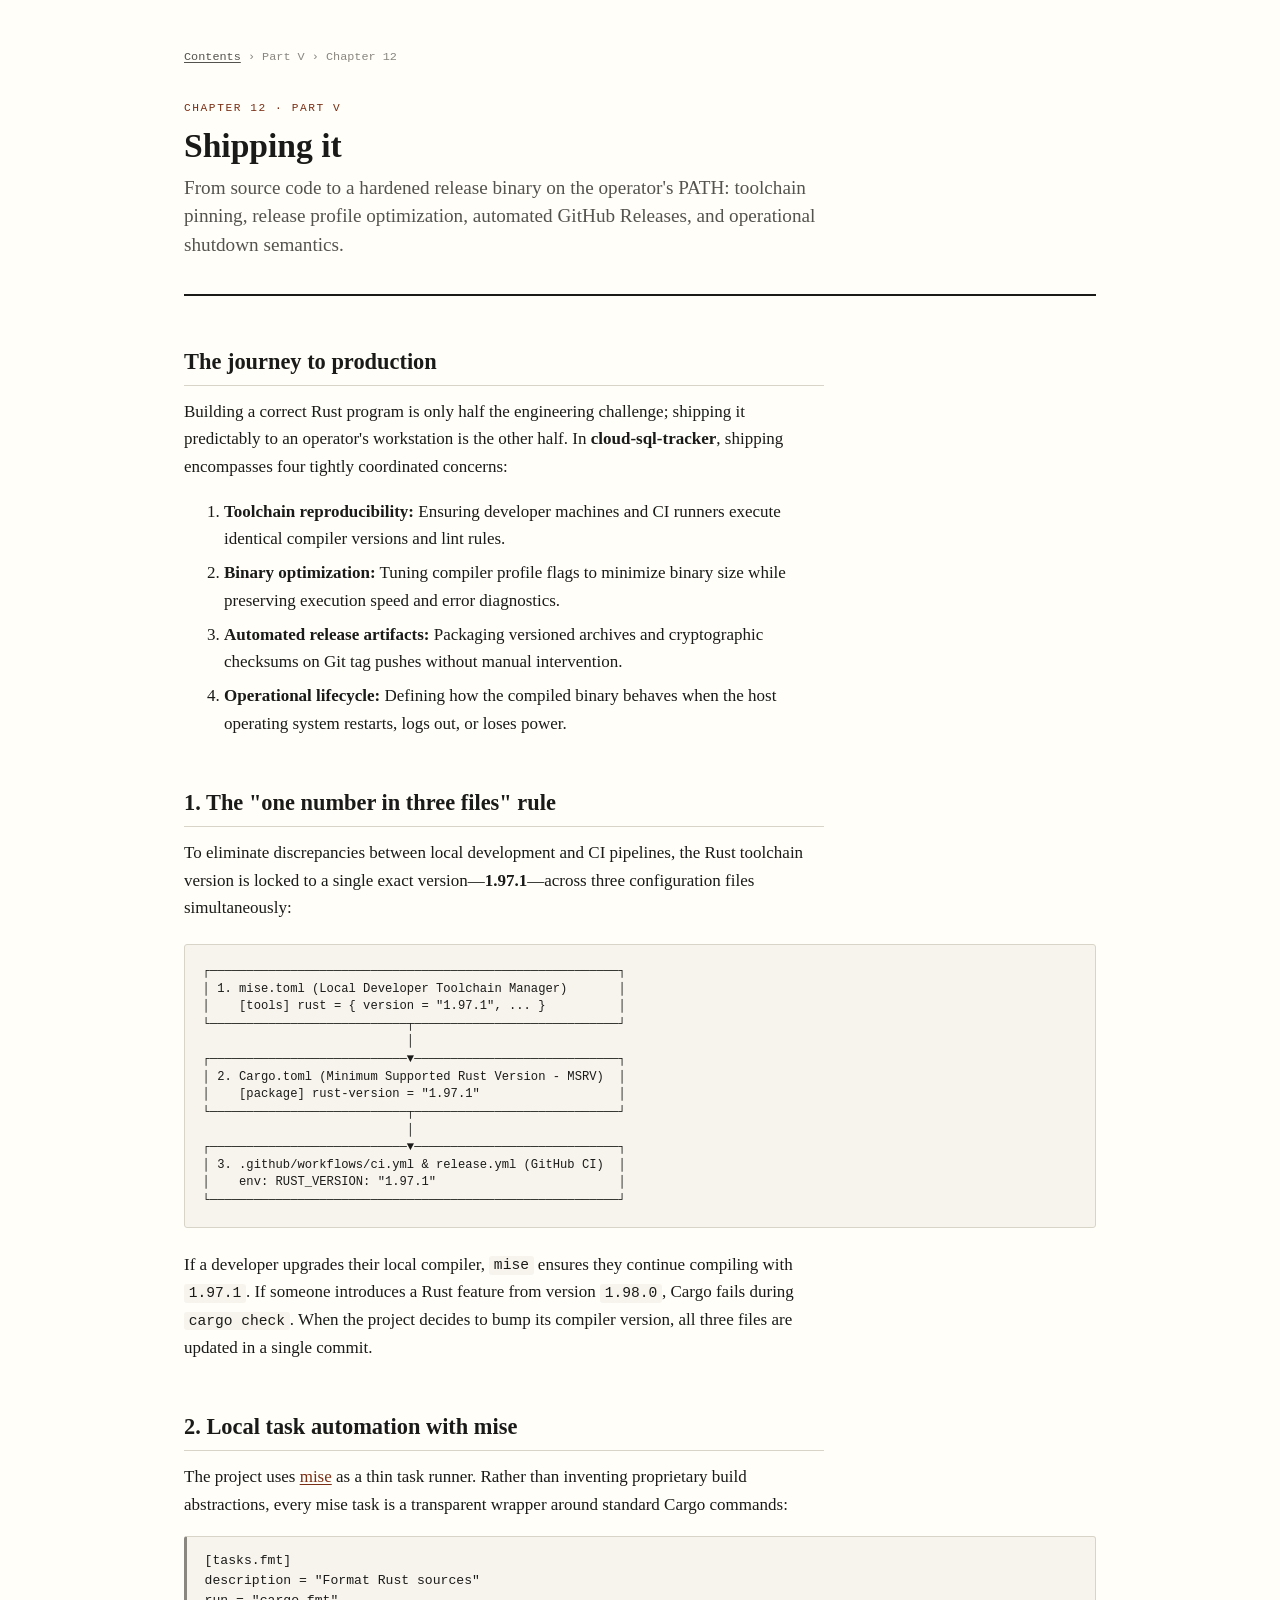
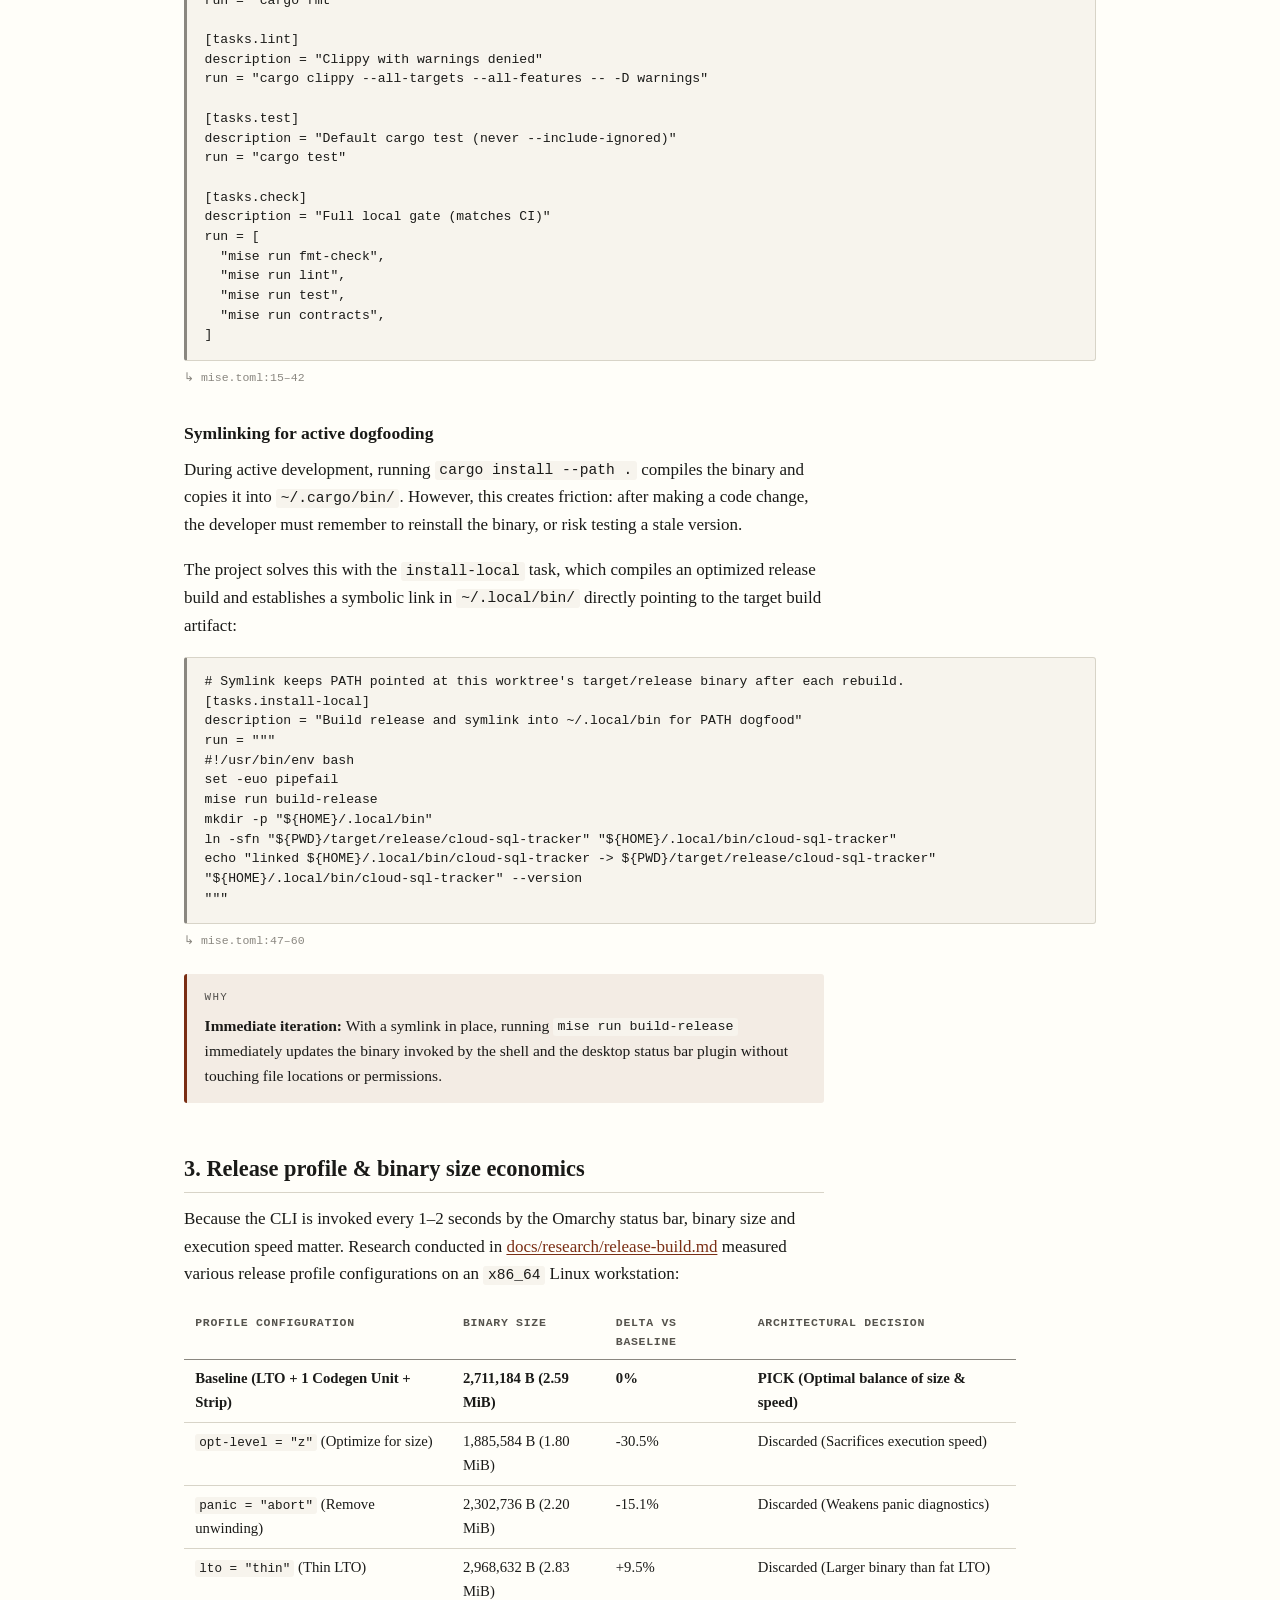
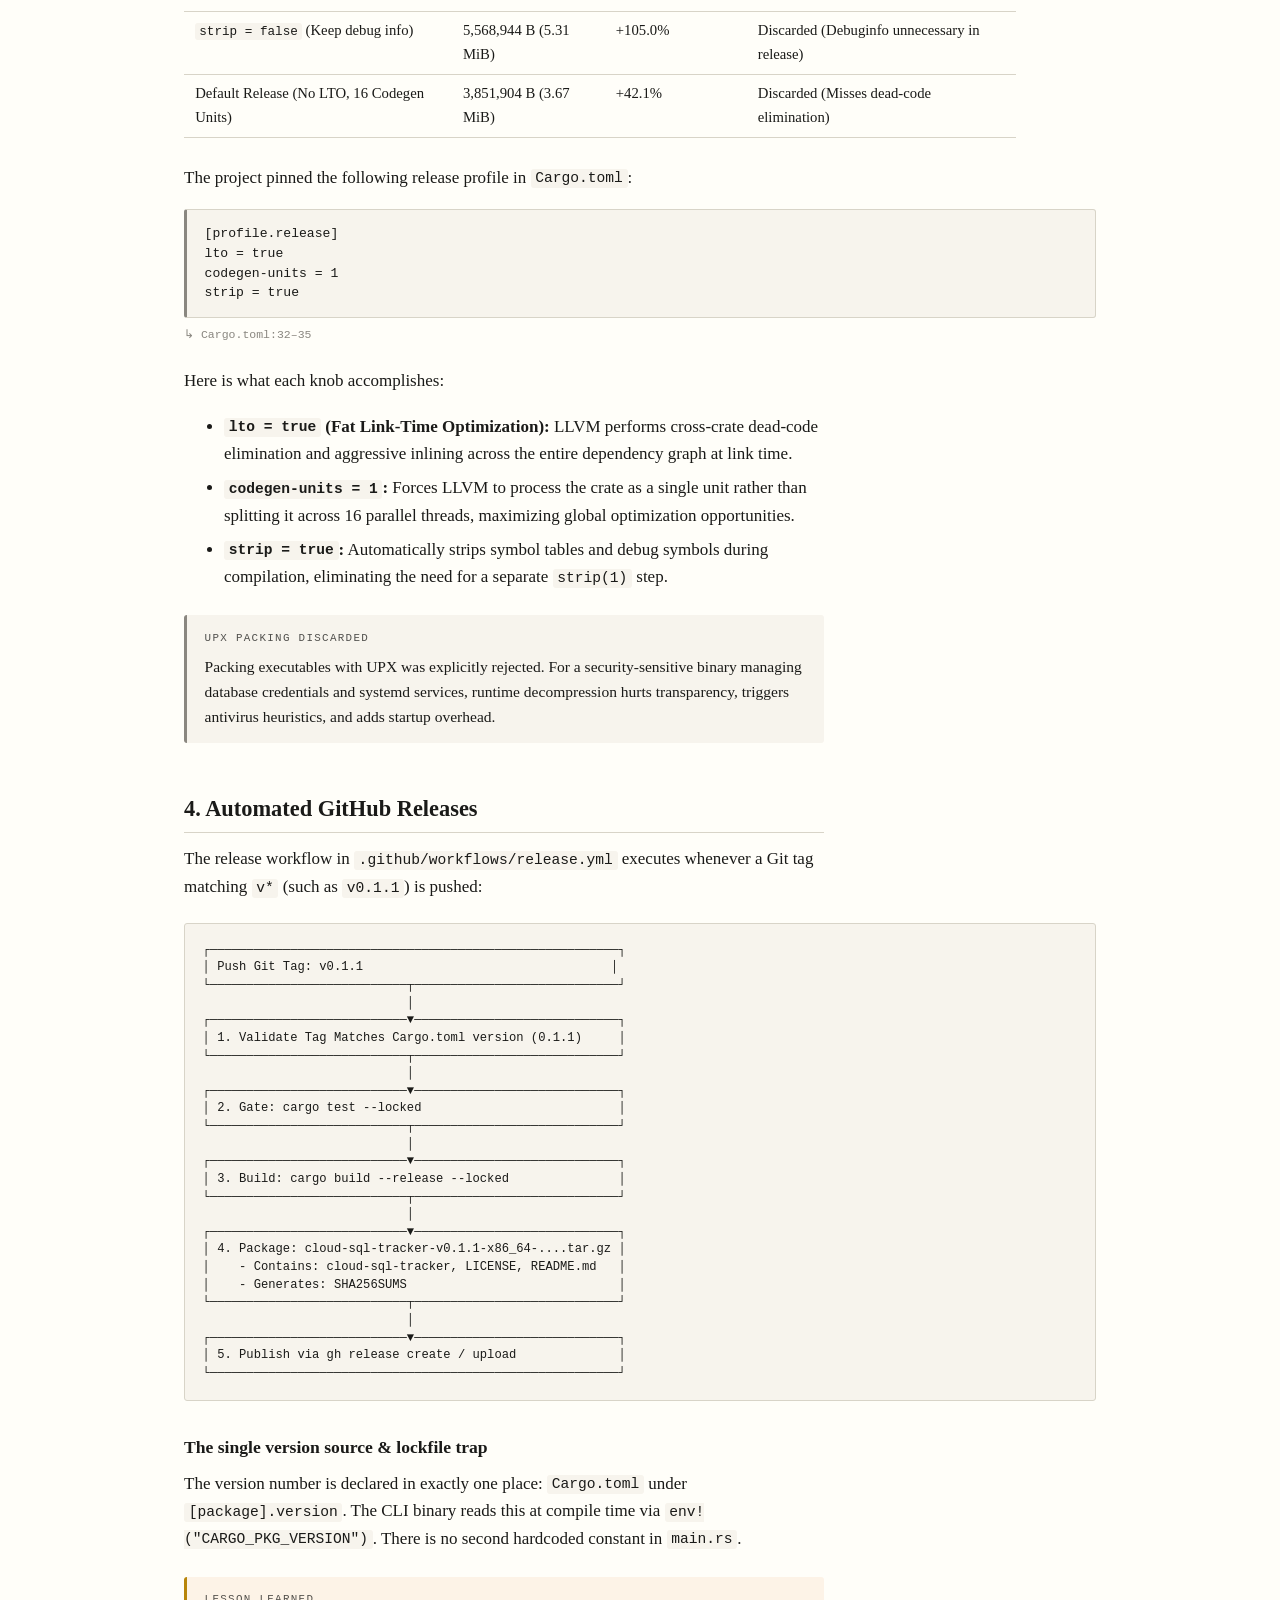
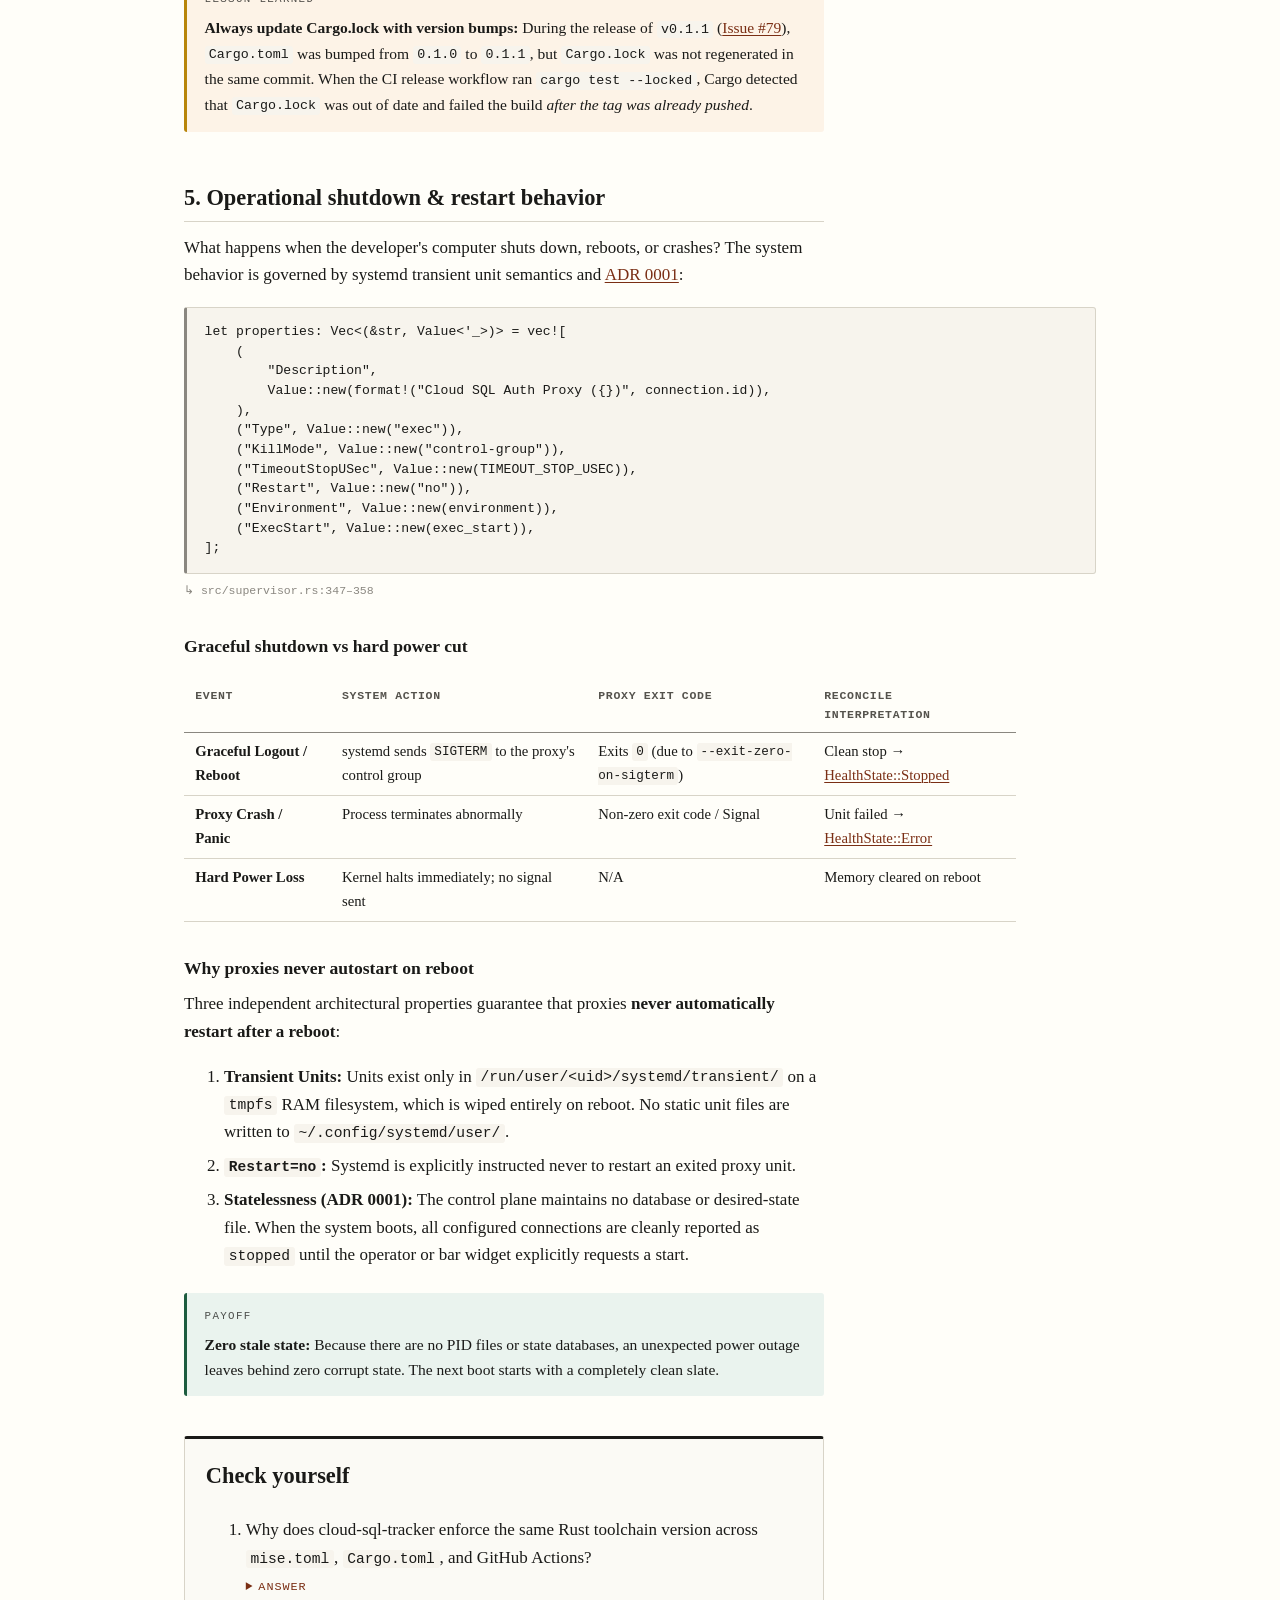
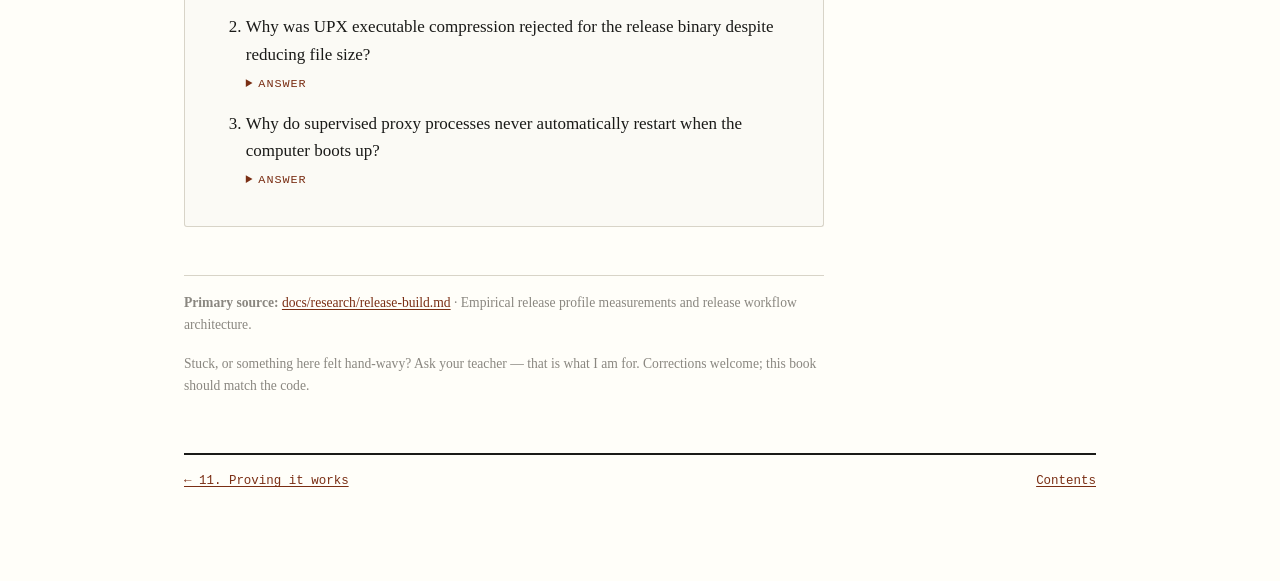
<file: learning/chapters/12-shipping-it.html>
<!DOCTYPE html>
<html lang="en">
<head>
<meta charset="utf-8">
<meta name="viewport" content="width=device-width, initial-scale=1">
<title>12. Shipping it — cloud-sql-tracker</title>
<link rel="stylesheet" href="../assets/textbook.css">
</head>
<body>

<p class="crumb"><a href="../index.html">Contents</a> &rsaquo; Part V &rsaquo; Chapter 12</p>

<header class="book-head">
  <p class="kicker">Chapter 12 &middot; Part V</p>
  <h1>Shipping it</h1>
  <p class="lede">From source code to a hardened release binary on the operator's PATH: toolchain pinning, release profile optimization, automated GitHub Releases, and operational shutdown semantics.</p>
</header>

<h2>The journey to production</h2>

<p>Building a correct Rust program is only half the engineering challenge; shipping it predictably to an operator's workstation is the other half. In <strong>cloud-sql-tracker</strong>, shipping encompasses four tightly coordinated concerns:</p>

<ol>
  <li><strong>Toolchain reproducibility:</strong> Ensuring developer machines and CI runners execute identical compiler versions and lint rules.</li>
  <li><strong>Binary optimization:</strong> Tuning compiler profile flags to minimize binary size while preserving execution speed and error diagnostics.</li>
  <li><strong>Automated release artifacts:</strong> Packaging versioned archives and cryptographic checksums on Git tag pushes without manual intervention.</li>
  <li><strong>Operational lifecycle:</strong> Defining how the compiled binary behaves when the host operating system restarts, logs out, or loses power.</li>
</ol>

<h2>1. The "one number in three files" rule</h2>

<p>To eliminate discrepancies between local development and CI pipelines, the Rust toolchain version is locked to a single exact version—<strong>1.97.1</strong>—across three configuration files simultaneously:</p>

<div class="diagram">┌────────────────────────────────────────────────────────┐
│ 1. mise.toml (Local Developer Toolchain Manager)       │
│    [tools] rust = { version = "1.97.1", ... }          │
└───────────────────────────┬────────────────────────────┘
                            │
┌───────────────────────────▼────────────────────────────┐
│ 2. Cargo.toml (Minimum Supported Rust Version - MSRV)  │
│    [package] rust-version = "1.97.1"                   │
└───────────────────────────┬────────────────────────────┘
                            │
┌───────────────────────────▼────────────────────────────┐
│ 3. .github/workflows/ci.yml & release.yml (GitHub CI)  │
│    env: RUST_VERSION: "1.97.1"                         │
└────────────────────────────────────────────────────────┘</div>

<p>If a developer upgrades their local compiler, <code>mise</code> ensures they continue compiling with <code>1.97.1</code>. If someone introduces a Rust feature from version <code>1.98.0</code>, Cargo fails during <code>cargo check</code>. When the project decides to bump its compiler version, all three files are updated in a single commit.</p>

<h2>2. Local task automation with mise</h2>

<p>The project uses <a href="https://mise.jdx.dev/">mise</a> as a thin task runner. Rather than inventing proprietary build abstractions, every mise task is a transparent wrapper around standard Cargo commands:</p>

<pre><code>[tasks.fmt]
description = "Format Rust sources"
run = "cargo fmt"

[tasks.lint]
description = "Clippy with warnings denied"
run = "cargo clippy --all-targets --all-features -- -D warnings"

[tasks.test]
description = "Default cargo test (never --include-ignored)"
run = "cargo test"

[tasks.check]
description = "Full local gate (matches CI)"
run = [
  "mise run fmt-check",
  "mise run lint",
  "mise run test",
  "mise run contracts",
]</code></pre>
<p class="src">mise.toml:15–42</p>

<h3>Symlinking for active dogfooding</h3>

<p>During active development, running <code>cargo install --path .</code> compiles the binary and copies it into <code>~/.cargo/bin/</code>. However, this creates friction: after making a code change, the developer must remember to reinstall the binary, or risk testing a stale version.</p>

<p>The project solves this with the <code>install-local</code> task, which compiles an optimized release build and establishes a symbolic link in <code>~/.local/bin/</code> directly pointing to the target build artifact:</p>

<pre><code># Symlink keeps PATH pointed at this worktree's target/release binary after each rebuild.
[tasks.install-local]
description = "Build release and symlink into ~/.local/bin for PATH dogfood"
run = """
#!/usr/bin/env bash
set -euo pipefail
mise run build-release
mkdir -p "${HOME}/.local/bin"
ln -sfn "${PWD}/target/release/cloud-sql-tracker" "${HOME}/.local/bin/cloud-sql-tracker"
echo "linked ${HOME}/.local/bin/cloud-sql-tracker -> ${PWD}/target/release/cloud-sql-tracker"
"${HOME}/.local/bin/cloud-sql-tracker" --version
"""</code></pre>
<p class="src">mise.toml:47–60</p>

<div class="why">
  <span class="label">Why</span>
  <p><strong>Immediate iteration:</strong> With a symlink in place, running <code>mise run build-release</code> immediately updates the binary invoked by the shell and the desktop status bar plugin without touching file locations or permissions.</p>
</div>

<h2>3. Release profile &amp; binary size economics</h2>

<p>Because the CLI is invoked every 1–2 seconds by the Omarchy status bar, binary size and execution speed matter. Research conducted in <a href="https://github.com/golgor/cloud-sql-tracker/blob/main/docs/research/release-build.md">docs/research/release-build.md</a> measured various release profile configurations on an <code>x86_64</code> Linux workstation:</p>

<table>
  <thead>
    <tr>
      <th>Profile Configuration</th>
      <th>Binary Size</th>
      <th>Delta vs Baseline</th>
      <th>Architectural Decision</th>
    </tr>
  </thead>
  <tbody>
    <tr>
      <td><strong>Baseline (LTO + 1 Codegen Unit + Strip)</strong></td>
      <td><strong>2,711,184 B (2.59 MiB)</strong></td>
      <td><strong>0%</strong></td>
      <td><strong>PICK (Optimal balance of size &amp; speed)</strong></td>
    </tr>
    <tr>
      <td><code>opt-level = "z"</code> (Optimize for size)</td>
      <td>1,885,584 B (1.80 MiB)</td>
      <td>-30.5%</td>
      <td>Discarded (Sacrifices execution speed)</td>
    </tr>
    <tr>
      <td><code>panic = "abort"</code> (Remove unwinding)</td>
      <td>2,302,736 B (2.20 MiB)</td>
      <td>-15.1%</td>
      <td>Discarded (Weakens panic diagnostics)</td>
    </tr>
    <tr>
      <td><code>lto = "thin"</code> (Thin LTO)</td>
      <td>2,968,632 B (2.83 MiB)</td>
      <td>+9.5%</td>
      <td>Discarded (Larger binary than fat LTO)</td>
    </tr>
    <tr>
      <td><code>strip = false</code> (Keep debug info)</td>
      <td>5,568,944 B (5.31 MiB)</td>
      <td>+105.0%</td>
      <td>Discarded (Debuginfo unnecessary in release)</td>
    </tr>
    <tr>
      <td>Default Release (No LTO, 16 Codegen Units)</td>
      <td>3,851,904 B (3.67 MiB)</td>
      <td>+42.1%</td>
      <td>Discarded (Misses dead-code elimination)</td>
    </tr>
  </tbody>
</table>

<p>The project pinned the following release profile in <code>Cargo.toml</code>:</p>

<pre><code>[profile.release]
lto = true
codegen-units = 1
strip = true</code></pre>
<p class="src">Cargo.toml:32–35</p>

<p>Here is what each knob accomplishes:</p>

<ul>
  <li><strong><code>lto = true</code> (Fat Link-Time Optimization):</strong> LLVM performs cross-crate dead-code elimination and aggressive inlining across the entire dependency graph at link time.</li>
  <li><strong><code>codegen-units = 1</code>:</strong> Forces LLVM to process the crate as a single unit rather than splitting it across 16 parallel threads, maximizing global optimization opportunities.</li>
  <li><strong><code>strip = true</code>:</strong> Automatically strips symbol tables and debug symbols during compilation, eliminating the need for a separate <code>strip(1)</code> step.</li>
</ul>

<div class="note">
  <span class="label">UPX Packing Discarded</span>
  <p>Packing executables with UPX was explicitly rejected. For a security-sensitive binary managing database credentials and systemd services, runtime decompression hurts transparency, triggers antivirus heuristics, and adds startup overhead.</p>
</div>

<h2>4. Automated GitHub Releases</h2>

<p>The release workflow in <code>.github/workflows/release.yml</code> executes whenever a Git tag matching <code>v*</code> (such as <code>v0.1.1</code>) is pushed:</p>

<div class="diagram">┌────────────────────────────────────────────────────────┐
│ Push Git Tag: v0.1.1                                  │
└───────────────────────────┬────────────────────────────┘
                            │
┌───────────────────────────▼────────────────────────────┐
│ 1. Validate Tag Matches Cargo.toml version (0.1.1)     │
└───────────────────────────┬────────────────────────────┘
                            │
┌───────────────────────────▼────────────────────────────┐
│ 2. Gate: cargo test --locked                           │
└───────────────────────────┬────────────────────────────┘
                            │
┌───────────────────────────▼────────────────────────────┐
│ 3. Build: cargo build --release --locked               │
└───────────────────────────┬────────────────────────────┘
                            │
┌───────────────────────────▼────────────────────────────┐
│ 4. Package: cloud-sql-tracker-v0.1.1-x86_64-....tar.gz │
│    - Contains: cloud-sql-tracker, LICENSE, README.md   │
│    - Generates: SHA256SUMS                             │
└───────────────────────────┬────────────────────────────┘
                            │
┌───────────────────────────▼────────────────────────────┐
│ 5. Publish via gh release create / upload              │
└────────────────────────────────────────────────────────┘</div>

<h3>The single version source &amp; lockfile trap</h3>

<p>The version number is declared in exactly one place: <code>Cargo.toml</code> under <code>[package].version</code>. The CLI binary reads this at compile time via <code>env!("CARGO_PKG_VERSION")</code>. There is no second hardcoded constant in <code>main.rs</code>.</p>

<div class="trap">
  <span class="label">Lesson learned</span>
  <p><strong>Always update Cargo.lock with version bumps:</strong> During the release of <code>v0.1.1</code> (<a href="https://github.com/golgor/cloud-sql-tracker/issues/79">Issue #79</a>), <code>Cargo.toml</code> was bumped from <code>0.1.0</code> to <code>0.1.1</code>, but <code>Cargo.lock</code> was not regenerated in the same commit. When the CI release workflow ran <code>cargo test --locked</code>, Cargo detected that <code>Cargo.lock</code> was out of date and failed the build <em>after the tag was already pushed</em>.</p>
</div>

<h2>5. Operational shutdown &amp; restart behavior</h2>

<p>What happens when the developer's computer shuts down, reboots, or crashes? The system behavior is governed by systemd transient unit semantics and <a href="../reference/glossary.html#adr">ADR 0001</a>:</p>

<pre><code>let properties: Vec<(&str, Value<'_>)> = vec![
    (
        "Description",
        Value::new(format!("Cloud SQL Auth Proxy ({})", connection.id)),
    ),
    ("Type", Value::new("exec")),
    ("KillMode", Value::new("control-group")),
    ("TimeoutStopUSec", Value::new(TIMEOUT_STOP_USEC)),
    ("Restart", Value::new("no")),
    ("Environment", Value::new(environment)),
    ("ExecStart", Value::new(exec_start)),
];</code></pre>
<p class="src">src/supervisor.rs:347–358</p>

<h3>Graceful shutdown vs hard power cut</h3>

<table>
  <thead>
    <tr>
      <th>Event</th>
      <th>System Action</th>
      <th>Proxy Exit Code</th>
      <th>Reconcile Interpretation</th>
    </tr>
  </thead>
  <tbody>
    <tr>
      <td><strong>Graceful Logout / Reboot</strong></td>
      <td>systemd sends <code>SIGTERM</code> to the proxy's control group</td>
      <td>Exits <code>0</code> (due to <code>--exit-zero-on-sigterm</code>)</td>
      <td>Clean stop &rarr; <a href="../reference/glossary.html#health-state">HealthState::Stopped</a></td>
    </tr>
    <tr>
      <td><strong>Proxy Crash / Panic</strong></td>
      <td>Process terminates abnormally</td>
      <td>Non-zero exit code / Signal</td>
      <td>Unit failed &rarr; <a href="../reference/glossary.html#health-state">HealthState::Error</a></td>
    </tr>
    <tr>
      <td><strong>Hard Power Loss</strong></td>
      <td>Kernel halts immediately; no signal sent</td>
      <td>N/A</td>
      <td>Memory cleared on reboot</td>
    </tr>
  </tbody>
</table>

<h3>Why proxies never autostart on reboot</h3>

<p>Three independent architectural properties guarantee that proxies <strong>never automatically restart after a reboot</strong>:</p>

<ol>
  <li><strong>Transient Units:</strong> Units exist only in <code>/run/user/&lt;uid&gt;/systemd/transient/</code> on a <code>tmpfs</code> RAM filesystem, which is wiped entirely on reboot. No static unit files are written to <code>~/.config/systemd/user/</code>.</li>
  <li><strong><code>Restart=no</code>:</strong> Systemd is explicitly instructed never to restart an exited proxy unit.</li>
  <li><strong>Statelessness (ADR 0001):</strong> The control plane maintains no database or desired-state file. When the system boots, all configured connections are cleanly reported as <code>stopped</code> until the operator or bar widget explicitly requests a start.</li>
</ol>

<div class="pure">
  <span class="label">Payoff</span>
  <p><strong>Zero stale state:</strong> Because there are no PID files or state databases, an unexpected power outage leaves behind zero corrupt state. The next boot starts with a completely clean slate.</p>
</div>

<section class="check">
  <h2>Check yourself</h2>
  <ol>
    <li>Why does cloud-sql-tracker enforce the same Rust toolchain version across <code>mise.toml</code>, <code>Cargo.toml</code>, and GitHub Actions?
      <details><summary>Answer</summary><p>Locking the toolchain to one exact version eliminates discrepancies in compiler optimizations, Clippy lint behavior, and formatting rules between developer machines and CI runners.</p></details>
    </li>
    <li>Why was UPX executable compression rejected for the release binary despite reducing file size?
      <details><summary>Answer</summary><p>UPX compression obscures binary contents, triggers security heuristics in antivirus software, and introduces runtime decompression overhead for a tool that runs frequently.</p></details>
    </li>
    <li>Why do supervised proxy processes never automatically restart when the computer boots up?
      <details><summary>Answer</summary><p>Proxy services are created as transient units stored only in temporary memory with <code>Restart=no</code>, and the control plane maintains no persistent state files.</p></details>
    </li>
  </ol>
</section>

<footer class="book-foot">
  <p><strong>Primary source:</strong> <a href="https://github.com/golgor/cloud-sql-tracker/blob/main/docs/research/release-build.md">docs/research/release-build.md</a> &middot; Empirical release profile measurements and release workflow architecture.</p>
  <p>Stuck, or something here felt hand-wavy? Ask your teacher — that is what I am for. Corrections welcome; this book should match the code.</p>
</footer>

<nav class="chapter-nav">
  <a href="11-proving-it-works.html">&larr; 11. Proving it works</a>
  <a href="../index.html">Contents</a>
</nav>

</body>
</html>
</file>
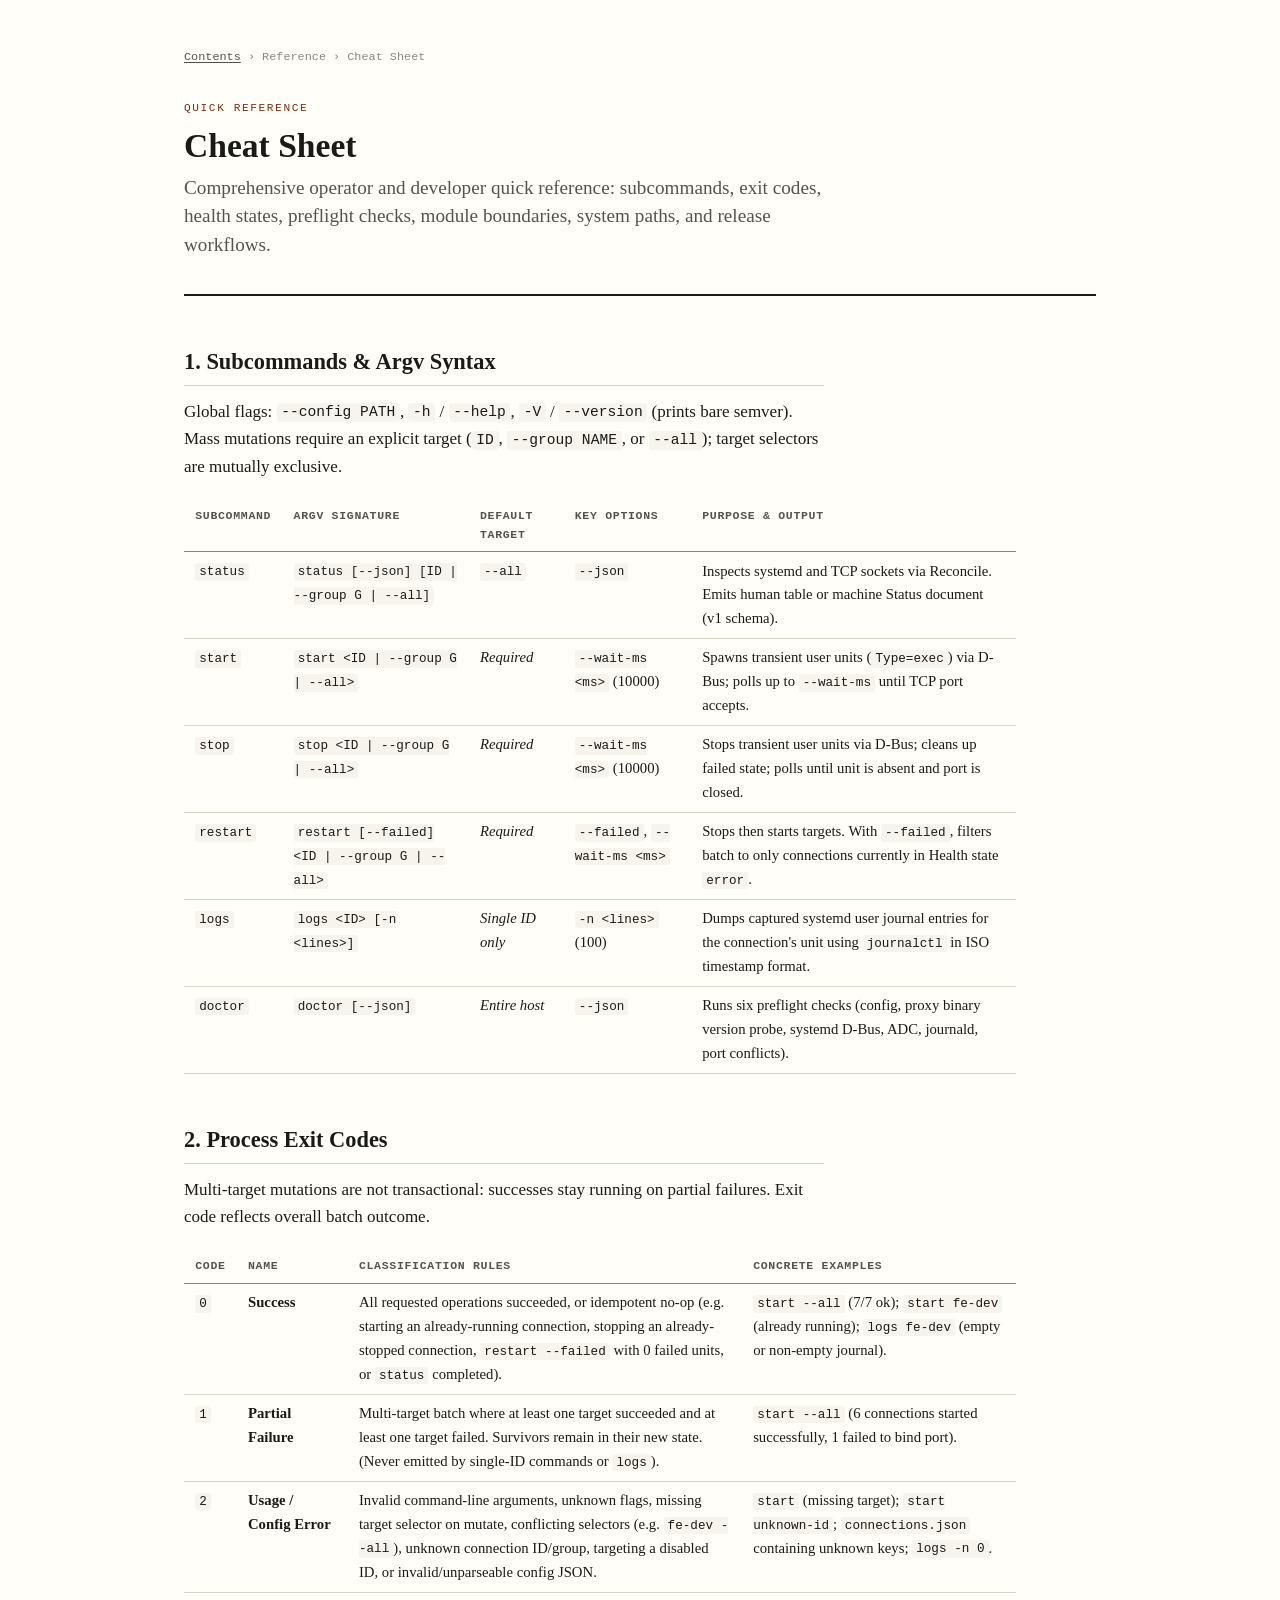
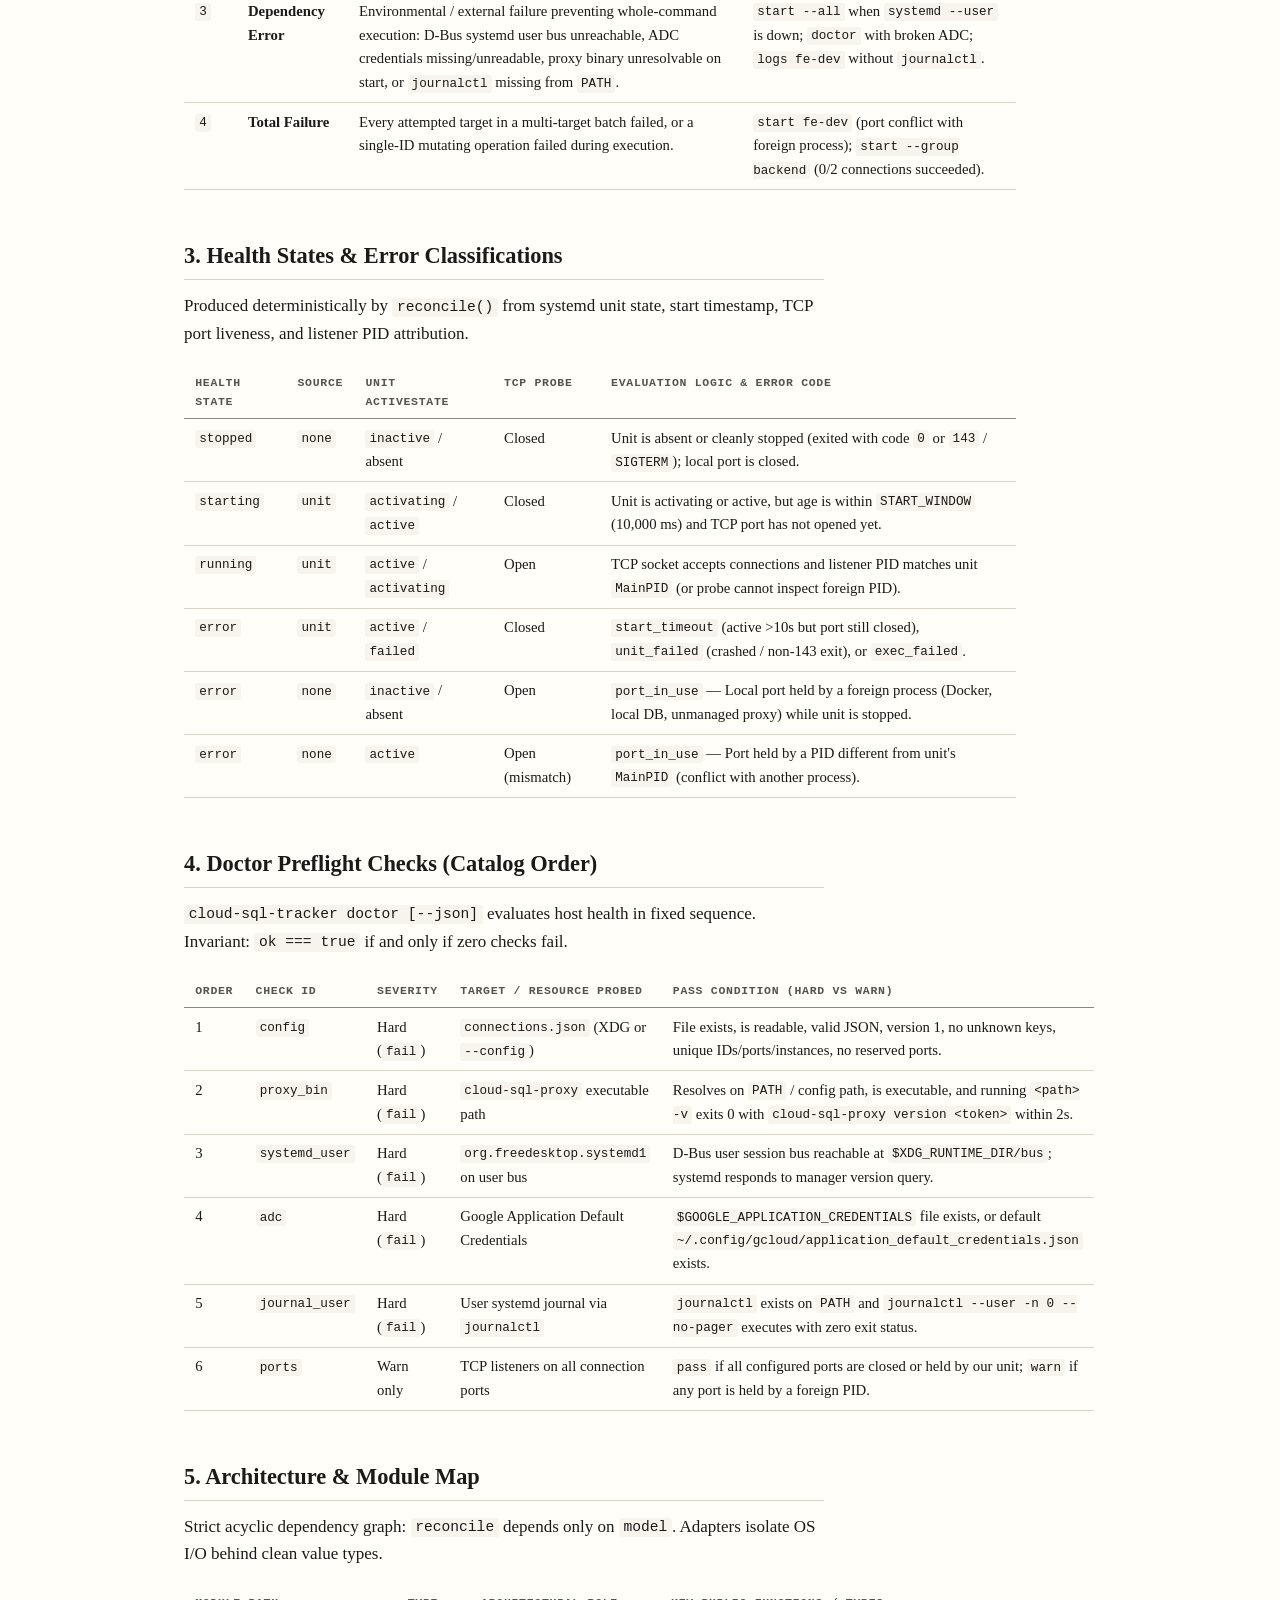
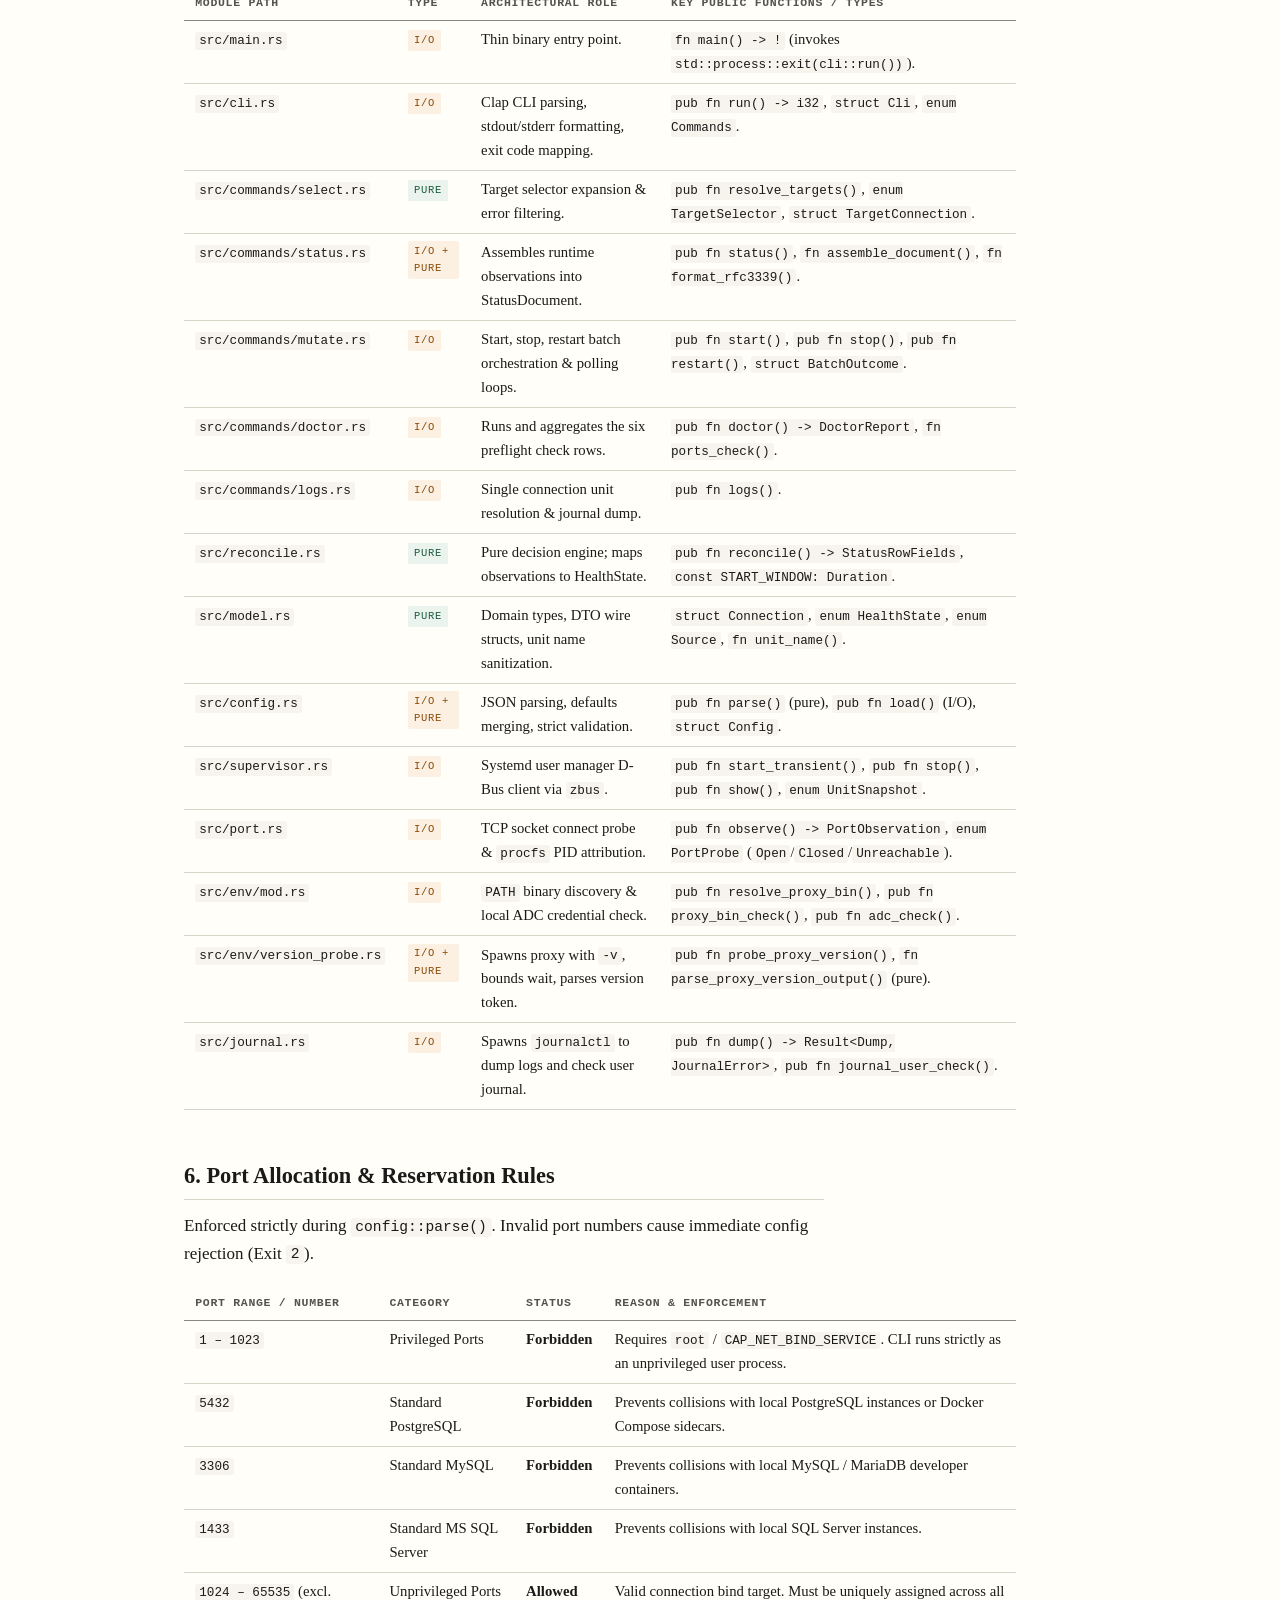
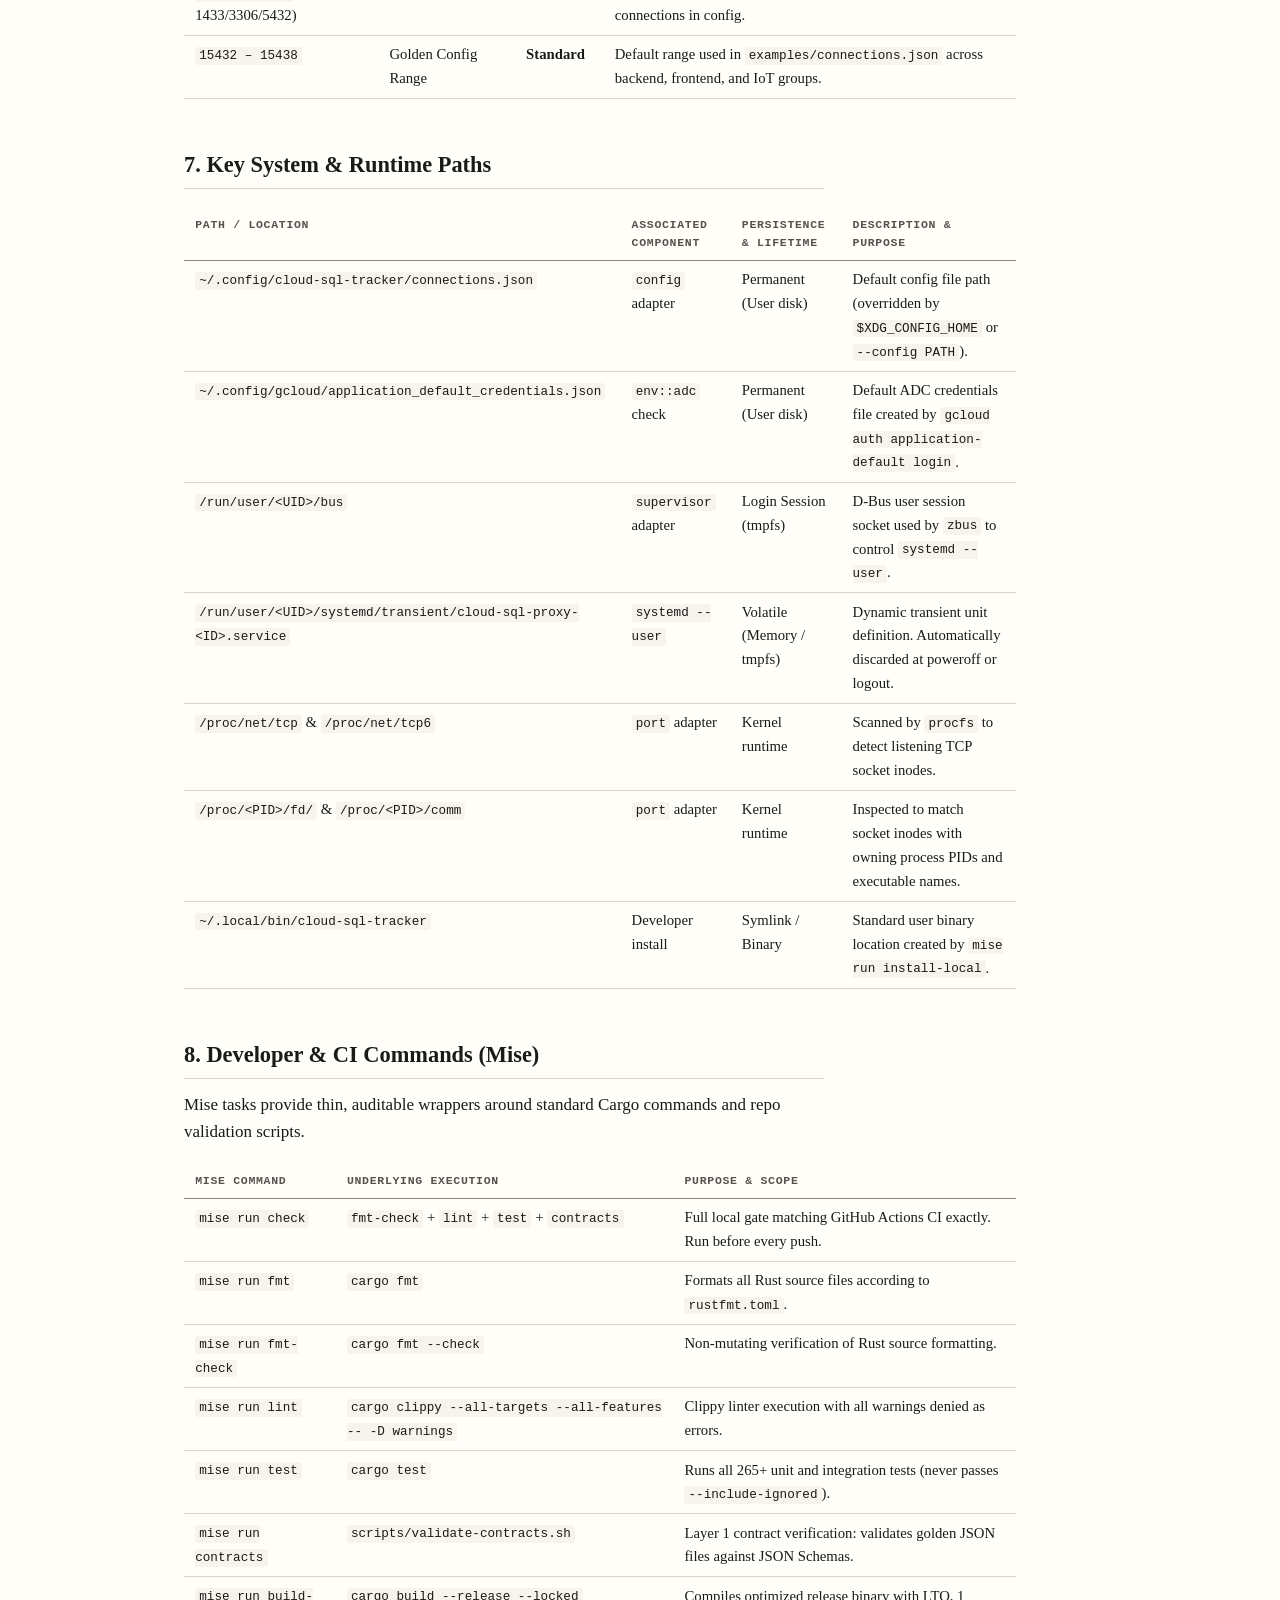
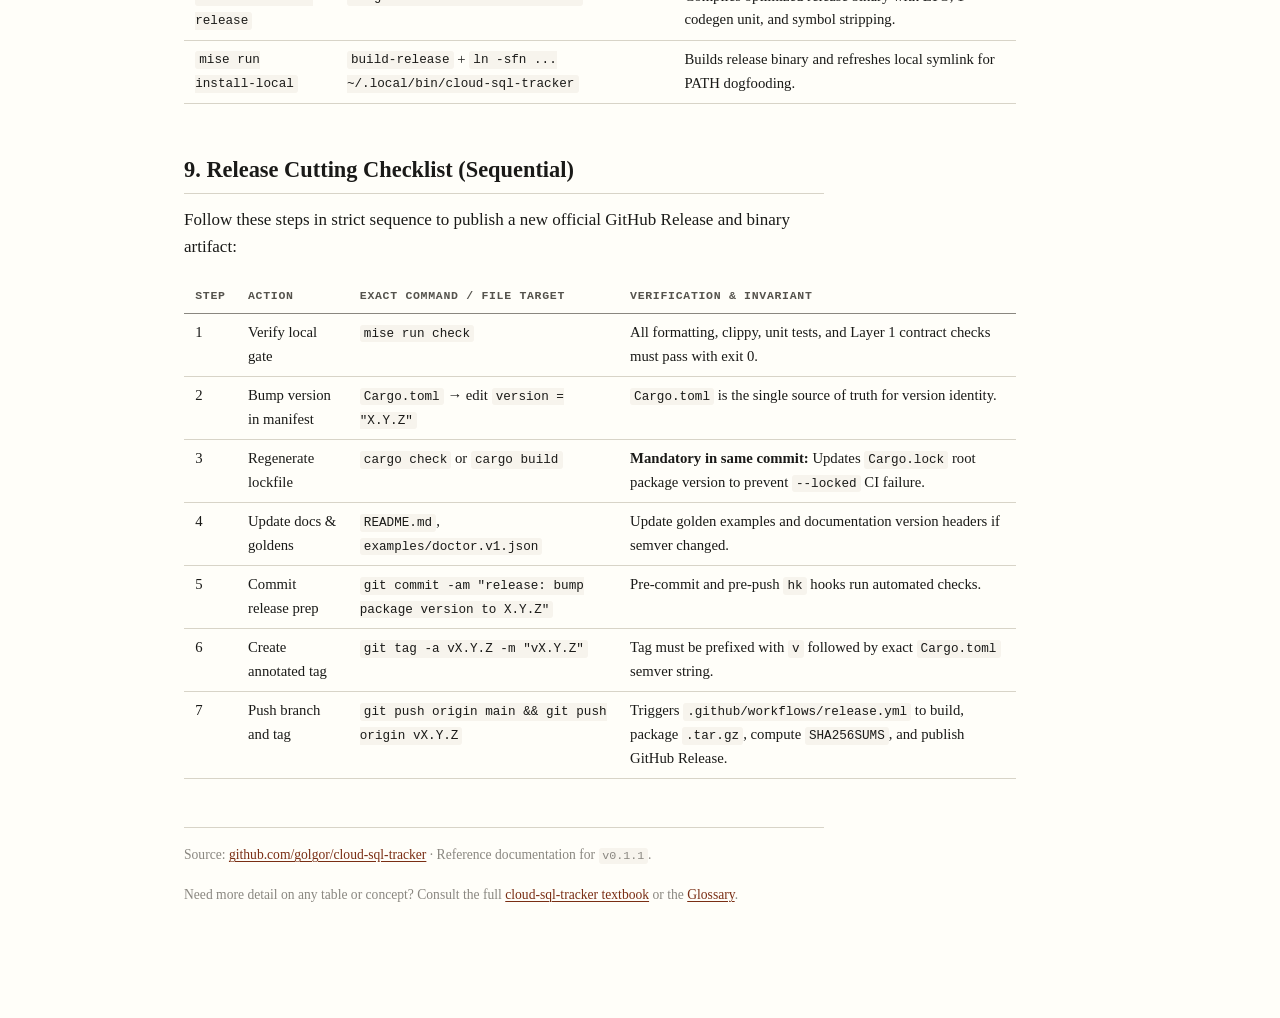
<file: learning/reference/cheatsheet.html>
<!DOCTYPE html>
<html lang="en">
<head>
<meta charset="utf-8">
<meta name="viewport" content="width=device-width, initial-scale=1">
<title>Cheat Sheet — cloud-sql-tracker</title>
<link rel="stylesheet" href="../assets/textbook.css">
</head>
<body>

<p class="crumb"><a href="../index.html">Contents</a> &rsaquo; Reference &rsaquo; Cheat Sheet</p>

<header class="book-head">
  <p class="kicker">Quick Reference</p>
  <h1>Cheat Sheet</h1>
  <p class="lede">Comprehensive operator and developer quick reference: subcommands, exit codes, health states, preflight checks, module boundaries, system paths, and release workflows.</p>
</header>

<h2>1. Subcommands &amp; Argv Syntax</h2>

<p>Global flags: <code>--config PATH</code>, <code>-h</code> / <code>--help</code>, <code>-V</code> / <code>--version</code> (prints bare semver). Mass mutations require an explicit target (<code>ID</code>, <code>--group NAME</code>, or <code>--all</code>); target selectors are mutually exclusive.</p>

<table>
  <thead>
    <tr>
      <th>Subcommand</th>
      <th>Argv Signature</th>
      <th>Default Target</th>
      <th>Key Options</th>
      <th>Purpose &amp; Output</th>
    </tr>
  </thead>
  <tbody>
    <tr>
      <td><code>status</code></td>
      <td><code>status [--json] [ID | --group G | --all]</code></td>
      <td><code>--all</code></td>
      <td><code>--json</code></td>
      <td>Inspects systemd and TCP sockets via Reconcile. Emits human table or machine Status document (v1 schema).</td>
    </tr>
    <tr>
      <td><code>start</code></td>
      <td><code>start &lt;ID | --group G | --all&gt;</code></td>
      <td><em>Required</em></td>
      <td><code>--wait-ms &lt;ms&gt;</code> (10000)</td>
      <td>Spawns transient user units (<code>Type=exec</code>) via D-Bus; polls up to <code>--wait-ms</code> until TCP port accepts.</td>
    </tr>
    <tr>
      <td><code>stop</code></td>
      <td><code>stop &lt;ID | --group G | --all&gt;</code></td>
      <td><em>Required</em></td>
      <td><code>--wait-ms &lt;ms&gt;</code> (10000)</td>
      <td>Stops transient user units via D-Bus; cleans up failed state; polls until unit is absent and port is closed.</td>
    </tr>
    <tr>
      <td><code>restart</code></td>
      <td><code>restart [--failed] &lt;ID | --group G | --all&gt;</code></td>
      <td><em>Required</em></td>
      <td><code>--failed</code>, <code>--wait-ms &lt;ms&gt;</code></td>
      <td>Stops then starts targets. With <code>--failed</code>, filters batch to only connections currently in Health state <code>error</code>.</td>
    </tr>
    <tr>
      <td><code>logs</code></td>
      <td><code>logs &lt;ID&gt; [-n &lt;lines&gt;]</code></td>
      <td><em>Single ID only</em></td>
      <td><code>-n &lt;lines&gt;</code> (100)</td>
      <td>Dumps captured systemd user journal entries for the connection's unit using <code>journalctl</code> in ISO timestamp format.</td>
    </tr>
    <tr>
      <td><code>doctor</code></td>
      <td><code>doctor [--json]</code></td>
      <td><em>Entire host</em></td>
      <td><code>--json</code></td>
      <td>Runs six preflight checks (config, proxy binary version probe, systemd D-Bus, ADC, journald, port conflicts).</td>
    </tr>
  </tbody>
</table>

<h2>2. Process Exit Codes</h2>

<p>Multi-target mutations are not transactional: successes stay running on partial failures. Exit code reflects overall batch outcome.</p>

<table>
  <thead>
    <tr>
      <th>Code</th>
      <th>Name</th>
      <th>Classification Rules</th>
      <th>Concrete Examples</th>
    </tr>
  </thead>
  <tbody>
    <tr>
      <td><code>0</code></td>
      <td><strong>Success</strong></td>
      <td>All requested operations succeeded, or idempotent no-op (e.g. starting an already-running connection, stopping an already-stopped connection, <code>restart --failed</code> with 0 failed units, or <code>status</code> completed).</td>
      <td><code>start --all</code> (7/7 ok); <code>start fe-dev</code> (already running); <code>logs fe-dev</code> (empty or non-empty journal).</td>
    </tr>
    <tr>
      <td><code>1</code></td>
      <td><strong>Partial Failure</strong></td>
      <td>Multi-target batch where at least one target succeeded and at least one target failed. Survivors remain in their new state. (Never emitted by single-ID commands or <code>logs</code>).</td>
      <td><code>start --all</code> (6 connections started successfully, 1 failed to bind port).</td>
    </tr>
    <tr>
      <td><code>2</code></td>
      <td><strong>Usage / Config Error</strong></td>
      <td>Invalid command-line arguments, unknown flags, missing target selector on mutate, conflicting selectors (e.g. <code>fe-dev --all</code>), unknown connection ID/group, targeting a disabled ID, or invalid/unparseable config JSON.</td>
      <td><code>start</code> (missing target); <code>start unknown-id</code>; <code>connections.json</code> containing unknown keys; <code>logs -n 0</code>.</td>
    </tr>
    <tr>
      <td><code>3</code></td>
      <td><strong>Dependency Error</strong></td>
      <td>Environmental / external failure preventing whole-command execution: D-Bus systemd user bus unreachable, ADC credentials missing/unreadable, proxy binary unresolvable on start, or <code>journalctl</code> missing from <code>PATH</code>.</td>
      <td><code>start --all</code> when <code>systemd --user</code> is down; <code>doctor</code> with broken ADC; <code>logs fe-dev</code> without <code>journalctl</code>.</td>
    </tr>
    <tr>
      <td><code>4</code></td>
      <td><strong>Total Failure</strong></td>
      <td>Every attempted target in a multi-target batch failed, or a single-ID mutating operation failed during execution.</td>
      <td><code>start fe-dev</code> (port conflict with foreign process); <code>start --group backend</code> (0/2 connections succeeded).</td>
    </tr>
  </tbody>
</table>

<h2>3. Health States &amp; Error Classifications</h2>

<p>Produced deterministically by <code>reconcile()</code> from systemd unit state, start timestamp, TCP port liveness, and listener PID attribution.</p>

<table>
  <thead>
    <tr>
      <th>Health State</th>
      <th>Source</th>
      <th>Unit ActiveState</th>
      <th>TCP Probe</th>
      <th>Evaluation Logic &amp; Error Code</th>
    </tr>
  </thead>
  <tbody>
    <tr>
      <td><code>stopped</code></td>
      <td><code>none</code></td>
      <td><code>inactive</code> / absent</td>
      <td>Closed</td>
      <td>Unit is absent or cleanly stopped (exited with code <code>0</code> or <code>143</code> / <code>SIGTERM</code>); local port is closed.</td>
    </tr>
    <tr>
      <td><code>starting</code></td>
      <td><code>unit</code></td>
      <td><code>activating</code> / <code>active</code></td>
      <td>Closed</td>
      <td>Unit is activating or active, but age is within <code>START_WINDOW</code> (10,000 ms) and TCP port has not opened yet.</td>
    </tr>
    <tr>
      <td><code>running</code></td>
      <td><code>unit</code></td>
      <td><code>active</code> / <code>activating</code></td>
      <td>Open</td>
      <td>TCP socket accepts connections and listener PID matches unit <code>MainPID</code> (or probe cannot inspect foreign PID).</td>
    </tr>
    <tr>
      <td><code>error</code></td>
      <td><code>unit</code></td>
      <td><code>active</code> / <code>failed</code></td>
      <td>Closed</td>
      <td><code>start_timeout</code> (active &gt;10s but port still closed), <code>unit_failed</code> (crashed / non-143 exit), or <code>exec_failed</code>.</td>
    </tr>
    <tr>
      <td><code>error</code></td>
      <td><code>none</code></td>
      <td><code>inactive</code> / absent</td>
      <td>Open</td>
      <td><code>port_in_use</code> — Local port held by a foreign process (Docker, local DB, unmanaged proxy) while unit is stopped.</td>
    </tr>
    <tr>
      <td><code>error</code></td>
      <td><code>none</code></td>
      <td><code>active</code></td>
      <td>Open (mismatch)</td>
      <td><code>port_in_use</code> — Port held by a PID different from unit's <code>MainPID</code> (conflict with another process).</td>
    </tr>
  </tbody>
</table>

<h2>4. Doctor Preflight Checks (Catalog Order)</h2>

<p><code>cloud-sql-tracker doctor [--json]</code> evaluates host health in fixed sequence. Invariant: <code>ok === true</code> if and only if zero checks fail.</p>

<table>
  <thead>
    <tr>
      <th>Order</th>
      <th>Check ID</th>
      <th>Severity</th>
      <th>Target / Resource Probed</th>
      <th>Pass Condition (Hard vs Warn)</th>
    </tr>
  </thead>
  <tbody>
    <tr>
      <td>1</td>
      <td><code>config</code></td>
      <td>Hard (<code>fail</code>)</td>
      <td><code>connections.json</code> (XDG or <code>--config</code>)</td>
      <td>File exists, is readable, valid JSON, version 1, no unknown keys, unique IDs/ports/instances, no reserved ports.</td>
    </tr>
    <tr>
      <td>2</td>
      <td><code>proxy_bin</code></td>
      <td>Hard (<code>fail</code>)</td>
      <td><code>cloud-sql-proxy</code> executable path</td>
      <td>Resolves on <code>PATH</code> / config path, is executable, and running <code>&lt;path&gt; -v</code> exits 0 with <code>cloud-sql-proxy version &lt;token&gt;</code> within 2s.</td>
    </tr>
    <tr>
      <td>3</td>
      <td><code>systemd_user</code></td>
      <td>Hard (<code>fail</code>)</td>
      <td><code>org.freedesktop.systemd1</code> on user bus</td>
      <td>D-Bus user session bus reachable at <code>$XDG_RUNTIME_DIR/bus</code>; systemd responds to manager version query.</td>
    </tr>
    <tr>
      <td>4</td>
      <td><code>adc</code></td>
      <td>Hard (<code>fail</code>)</td>
      <td>Google Application Default Credentials</td>
      <td><code>$GOOGLE_APPLICATION_CREDENTIALS</code> file exists, or default <code>~/.config/gcloud/application_default_credentials.json</code> exists.</td>
    </tr>
    <tr>
      <td>5</td>
      <td><code>journal_user</code></td>
      <td>Hard (<code>fail</code>)</td>
      <td>User systemd journal via <code>journalctl</code></td>
      <td><code>journalctl</code> exists on <code>PATH</code> and <code>journalctl --user -n 0 --no-pager</code> executes with zero exit status.</td>
    </tr>
    <tr>
      <td>6</td>
      <td><code>ports</code></td>
      <td>Warn only</td>
      <td>TCP listeners on all connection ports</td>
      <td><code>pass</code> if all configured ports are closed or held by our unit; <code>warn</code> if any port is held by a foreign PID.</td>
    </tr>
  </tbody>
</table>

<h2>5. Architecture &amp; Module Map</h2>

<p>Strict acyclic dependency graph: <code>reconcile</code> depends only on <code>model</code>. Adapters isolate OS I/O behind clean value types.</p>

<table>
  <thead>
    <tr>
      <th>Module Path</th>
      <th>Type</th>
      <th>Architectural Role</th>
      <th>Key Public Functions / Types</th>
    </tr>
  </thead>
  <tbody>
    <tr>
      <td><code>src/main.rs</code></td>
      <td><span class="tag tag-io">I/O</span></td>
      <td>Thin binary entry point.</td>
      <td><code>fn main() -&gt; !</code> (invokes <code>std::process::exit(cli::run())</code>).</td>
    </tr>
    <tr>
      <td><code>src/cli.rs</code></td>
      <td><span class="tag tag-io">I/O</span></td>
      <td>Clap CLI parsing, stdout/stderr formatting, exit code mapping.</td>
      <td><code>pub fn run() -&gt; i32</code>, <code>struct Cli</code>, <code>enum Commands</code>.</td>
    </tr>
    <tr>
      <td><code>src/commands/select.rs</code></td>
      <td><span class="tag tag-pure">Pure</span></td>
      <td>Target selector expansion &amp; error filtering.</td>
      <td><code>pub fn resolve_targets()</code>, <code>enum TargetSelector</code>, <code>struct TargetConnection</code>.</td>
    </tr>
    <tr>
      <td><code>src/commands/status.rs</code></td>
      <td><span class="tag tag-io">I/O + Pure</span></td>
      <td>Assembles runtime observations into StatusDocument.</td>
      <td><code>pub fn status()</code>, <code>fn assemble_document()</code>, <code>fn format_rfc3339()</code>.</td>
    </tr>
    <tr>
      <td><code>src/commands/mutate.rs</code></td>
      <td><span class="tag tag-io">I/O</span></td>
      <td>Start, stop, restart batch orchestration &amp; polling loops.</td>
      <td><code>pub fn start()</code>, <code>pub fn stop()</code>, <code>pub fn restart()</code>, <code>struct BatchOutcome</code>.</td>
    </tr>
    <tr>
      <td><code>src/commands/doctor.rs</code></td>
      <td><span class="tag tag-io">I/O</span></td>
      <td>Runs and aggregates the six preflight check rows.</td>
      <td><code>pub fn doctor() -&gt; DoctorReport</code>, <code>fn ports_check()</code>.</td>
    </tr>
    <tr>
      <td><code>src/commands/logs.rs</code></td>
      <td><span class="tag tag-io">I/O</span></td>
      <td>Single connection unit resolution &amp; journal dump.</td>
      <td><code>pub fn logs()</code>.</td>
    </tr>
    <tr>
      <td><code>src/reconcile.rs</code></td>
      <td><span class="tag tag-pure">Pure</span></td>
      <td>Pure decision engine; maps observations to HealthState.</td>
      <td><code>pub fn reconcile() -&gt; StatusRowFields</code>, <code>const START_WINDOW: Duration</code>.</td>
    </tr>
    <tr>
      <td><code>src/model.rs</code></td>
      <td><span class="tag tag-pure">Pure</span></td>
      <td>Domain types, DTO wire structs, unit name sanitization.</td>
      <td><code>struct Connection</code>, <code>enum HealthState</code>, <code>enum Source</code>, <code>fn unit_name()</code>.</td>
    </tr>
    <tr>
      <td><code>src/config.rs</code></td>
      <td><span class="tag tag-io">I/O + Pure</span></td>
      <td>JSON parsing, defaults merging, strict validation.</td>
      <td><code>pub fn parse()</code> (pure), <code>pub fn load()</code> (I/O), <code>struct Config</code>.</td>
    </tr>
    <tr>
      <td><code>src/supervisor.rs</code></td>
      <td><span class="tag tag-io">I/O</span></td>
      <td>Systemd user manager D-Bus client via <code>zbus</code>.</td>
      <td><code>pub fn start_transient()</code>, <code>pub fn stop()</code>, <code>pub fn show()</code>, <code>enum UnitSnapshot</code>.</td>
    </tr>
    <tr>
      <td><code>src/port.rs</code></td>
      <td><span class="tag tag-io">I/O</span></td>
      <td>TCP socket connect probe &amp; <code>procfs</code> PID attribution.</td>
      <td><code>pub fn observe() -&gt; PortObservation</code>, <code>enum PortProbe</code> (<code>Open</code>/<code>Closed</code>/<code>Unreachable</code>).</td>
    </tr>
    <tr>
      <td><code>src/env/mod.rs</code></td>
      <td><span class="tag tag-io">I/O</span></td>
      <td><code>PATH</code> binary discovery &amp; local ADC credential check.</td>
      <td><code>pub fn resolve_proxy_bin()</code>, <code>pub fn proxy_bin_check()</code>, <code>pub fn adc_check()</code>.</td>
    </tr>
    <tr>
      <td><code>src/env/version_probe.rs</code></td>
      <td><span class="tag tag-io">I/O + Pure</span></td>
      <td>Spawns proxy with <code>-v</code>, bounds wait, parses version token.</td>
      <td><code>pub fn probe_proxy_version()</code>, <code>fn parse_proxy_version_output()</code> (pure).</td>
    </tr>
    <tr>
      <td><code>src/journal.rs</code></td>
      <td><span class="tag tag-io">I/O</span></td>
      <td>Spawns <code>journalctl</code> to dump logs and check user journal.</td>
      <td><code>pub fn dump() -&gt; Result&lt;Dump, JournalError&gt;</code>, <code>pub fn journal_user_check()</code>.</td>
    </tr>
  </tbody>
</table>

<h2>6. Port Allocation &amp; Reservation Rules</h2>

<p>Enforced strictly during <code>config::parse()</code>. Invalid port numbers cause immediate config rejection (Exit <code>2</code>).</p>

<table>
  <thead>
    <tr>
      <th>Port Range / Number</th>
      <th>Category</th>
      <th>Status</th>
      <th>Reason &amp; Enforcement</th>
    </tr>
  </thead>
  <tbody>
    <tr>
      <td><code>1 – 1023</code></td>
      <td>Privileged Ports</td>
      <td><strong>Forbidden</strong></td>
      <td>Requires <code>root</code> / <code>CAP_NET_BIND_SERVICE</code>. CLI runs strictly as an unprivileged user process.</td>
    </tr>
    <tr>
      <td><code>5432</code></td>
      <td>Standard PostgreSQL</td>
      <td><strong>Forbidden</strong></td>
      <td>Prevents collisions with local PostgreSQL instances or Docker Compose sidecars.</td>
    </tr>
    <tr>
      <td><code>3306</code></td>
      <td>Standard MySQL</td>
      <td><strong>Forbidden</strong></td>
      <td>Prevents collisions with local MySQL / MariaDB developer containers.</td>
    </tr>
    <tr>
      <td><code>1433</code></td>
      <td>Standard MS SQL Server</td>
      <td><strong>Forbidden</strong></td>
      <td>Prevents collisions with local SQL Server instances.</td>
    </tr>
    <tr>
      <td><code>1024 – 65535</code> (excl. 1433/3306/5432)</td>
      <td>Unprivileged Ports</td>
      <td><strong>Allowed</strong></td>
      <td>Valid connection bind target. Must be uniquely assigned across all connections in config.</td>
    </tr>
    <tr>
      <td><code>15432 – 15438</code></td>
      <td>Golden Config Range</td>
      <td><strong>Standard</strong></td>
      <td>Default range used in <code>examples/connections.json</code> across backend, frontend, and IoT groups.</td>
    </tr>
  </tbody>
</table>

<h2>7. Key System &amp; Runtime Paths</h2>

<table>
  <thead>
    <tr>
      <th>Path / Location</th>
      <th>Associated Component</th>
      <th>Persistence &amp; Lifetime</th>
      <th>Description &amp; Purpose</th>
    </tr>
  </thead>
  <tbody>
    <tr>
      <td><code>~/.config/cloud-sql-tracker/connections.json</code></td>
      <td><code>config</code> adapter</td>
      <td>Permanent (User disk)</td>
      <td>Default config file path (overridden by <code>$XDG_CONFIG_HOME</code> or <code>--config PATH</code>).</td>
    </tr>
    <tr>
      <td><code>~/.config/gcloud/application_default_credentials.json</code></td>
      <td><code>env::adc</code> check</td>
      <td>Permanent (User disk)</td>
      <td>Default ADC credentials file created by <code>gcloud auth application-default login</code>.</td>
    </tr>
    <tr>
      <td><code>/run/user/&lt;UID&gt;/bus</code></td>
      <td><code>supervisor</code> adapter</td>
      <td>Login Session (tmpfs)</td>
      <td>D-Bus user session socket used by <code>zbus</code> to control <code>systemd --user</code>.</td>
    </tr>
    <tr>
      <td><code>/run/user/&lt;UID&gt;/systemd/transient/cloud-sql-proxy-&lt;ID&gt;.service</code></td>
      <td><code>systemd --user</code></td>
      <td>Volatile (Memory / tmpfs)</td>
      <td>Dynamic transient unit definition. Automatically discarded at poweroff or logout.</td>
    </tr>
    <tr>
      <td><code>/proc/net/tcp</code> &amp; <code>/proc/net/tcp6</code></td>
      <td><code>port</code> adapter</td>
      <td>Kernel runtime</td>
      <td>Scanned by <code>procfs</code> to detect listening TCP socket inodes.</td>
    </tr>
    <tr>
      <td><code>/proc/&lt;PID&gt;/fd/</code> &amp; <code>/proc/&lt;PID&gt;/comm</code></td>
      <td><code>port</code> adapter</td>
      <td>Kernel runtime</td>
      <td>Inspected to match socket inodes with owning process PIDs and executable names.</td>
    </tr>
    <tr>
      <td><code>~/.local/bin/cloud-sql-tracker</code></td>
      <td>Developer install</td>
      <td>Symlink / Binary</td>
      <td>Standard user binary location created by <code>mise run install-local</code>.</td>
    </tr>
  </tbody>
</table>

<h2>8. Developer &amp; CI Commands (Mise)</h2>

<p>Mise tasks provide thin, auditable wrappers around standard Cargo commands and repo validation scripts.</p>

<table>
  <thead>
    <tr>
      <th>Mise Command</th>
      <th>Underlying Execution</th>
      <th>Purpose &amp; Scope</th>
    </tr>
  </thead>
  <tbody>
    <tr>
      <td><code>mise run check</code></td>
      <td><code>fmt-check</code> + <code>lint</code> + <code>test</code> + <code>contracts</code></td>
      <td>Full local gate matching GitHub Actions CI exactly. Run before every push.</td>
    </tr>
    <tr>
      <td><code>mise run fmt</code></td>
      <td><code>cargo fmt</code></td>
      <td>Formats all Rust source files according to <code>rustfmt.toml</code>.</td>
    </tr>
    <tr>
      <td><code>mise run fmt-check</code></td>
      <td><code>cargo fmt --check</code></td>
      <td>Non-mutating verification of Rust source formatting.</td>
    </tr>
    <tr>
      <td><code>mise run lint</code></td>
      <td><code>cargo clippy --all-targets --all-features -- -D warnings</code></td>
      <td>Clippy linter execution with all warnings denied as errors.</td>
    </tr>
    <tr>
      <td><code>mise run test</code></td>
      <td><code>cargo test</code></td>
      <td>Runs all 265+ unit and integration tests (never passes <code>--include-ignored</code>).</td>
    </tr>
    <tr>
      <td><code>mise run contracts</code></td>
      <td><code>scripts/validate-contracts.sh</code></td>
      <td>Layer 1 contract verification: validates golden JSON files against JSON Schemas.</td>
    </tr>
    <tr>
      <td><code>mise run build-release</code></td>
      <td><code>cargo build --release --locked</code></td>
      <td>Compiles optimized release binary with LTO, 1 codegen unit, and symbol stripping.</td>
    </tr>
    <tr>
      <td><code>mise run install-local</code></td>
      <td><code>build-release</code> + <code>ln -sfn ... ~/.local/bin/cloud-sql-tracker</code></td>
      <td>Builds release binary and refreshes local symlink for PATH dogfooding.</td>
    </tr>
  </tbody>
</table>

<h2>9. Release Cutting Checklist (Sequential)</h2>

<p>Follow these steps in strict sequence to publish a new official GitHub Release and binary artifact:</p>

<table>
  <thead>
    <tr>
      <th>Step</th>
      <th>Action</th>
      <th>Exact Command / File Target</th>
      <th>Verification &amp; Invariant</th>
    </tr>
  </thead>
  <tbody>
    <tr>
      <td>1</td>
      <td>Verify local gate</td>
      <td><code>mise run check</code></td>
      <td>All formatting, clippy, unit tests, and Layer 1 contract checks must pass with exit 0.</td>
    </tr>
    <tr>
      <td>2</td>
      <td>Bump version in manifest</td>
      <td><code>Cargo.toml</code> &rarr; edit <code>version = "X.Y.Z"</code></td>
      <td><code>Cargo.toml</code> is the single source of truth for version identity.</td>
    </tr>
    <tr>
      <td>3</td>
      <td>Regenerate lockfile</td>
      <td><code>cargo check</code> or <code>cargo build</code></td>
      <td><strong>Mandatory in same commit:</strong> Updates <code>Cargo.lock</code> root package version to prevent <code>--locked</code> CI failure.</td>
    </tr>
    <tr>
      <td>4</td>
      <td>Update docs &amp; goldens</td>
      <td><code>README.md</code>, <code>examples/doctor.v1.json</code></td>
      <td>Update golden examples and documentation version headers if semver changed.</td>
    </tr>
    <tr>
      <td>5</td>
      <td>Commit release prep</td>
      <td><code>git commit -am "release: bump package version to X.Y.Z"</code></td>
      <td>Pre-commit and pre-push <code>hk</code> hooks run automated checks.</td>
    </tr>
    <tr>
      <td>6</td>
      <td>Create annotated tag</td>
      <td><code>git tag -a vX.Y.Z -m "vX.Y.Z"</code></td>
      <td>Tag must be prefixed with <code>v</code> followed by exact <code>Cargo.toml</code> semver string.</td>
    </tr>
    <tr>
      <td>7</td>
      <td>Push branch and tag</td>
      <td><code>git push origin main &amp;&amp; git push origin vX.Y.Z</code></td>
      <td>Triggers <code>.github/workflows/release.yml</code> to build, package <code>.tar.gz</code>, compute <code>SHA256SUMS</code>, and publish GitHub Release.</td>
    </tr>
  </tbody>
</table>

<footer class="book-foot">
  <p>Source: <a href="https://github.com/golgor/cloud-sql-tracker">github.com/golgor/cloud-sql-tracker</a> &middot; Reference documentation for <code>v0.1.1</code>.</p>
  <p>Need more detail on any table or concept? Consult the full <a href="../index.html">cloud-sql-tracker textbook</a> or the <a href="glossary.html">Glossary</a>.</p>
</footer>

</body>
</html>
</file>
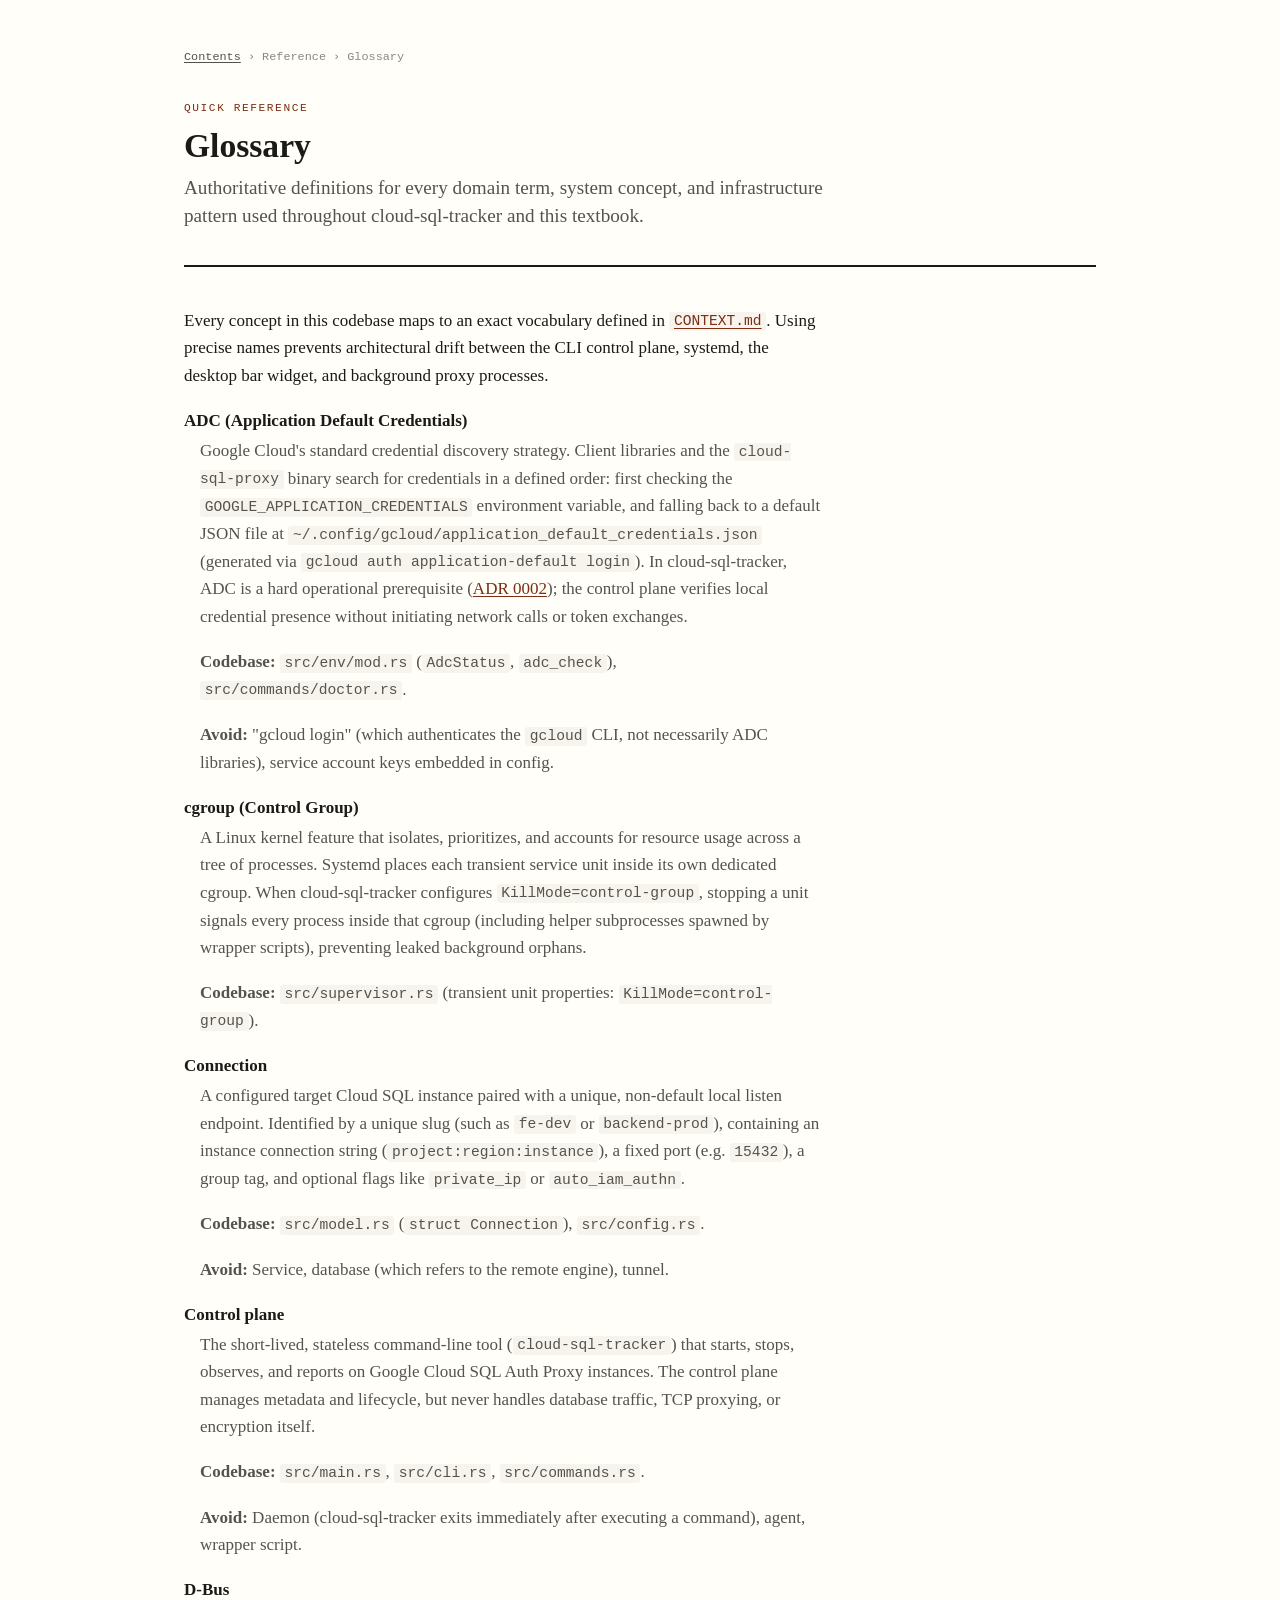
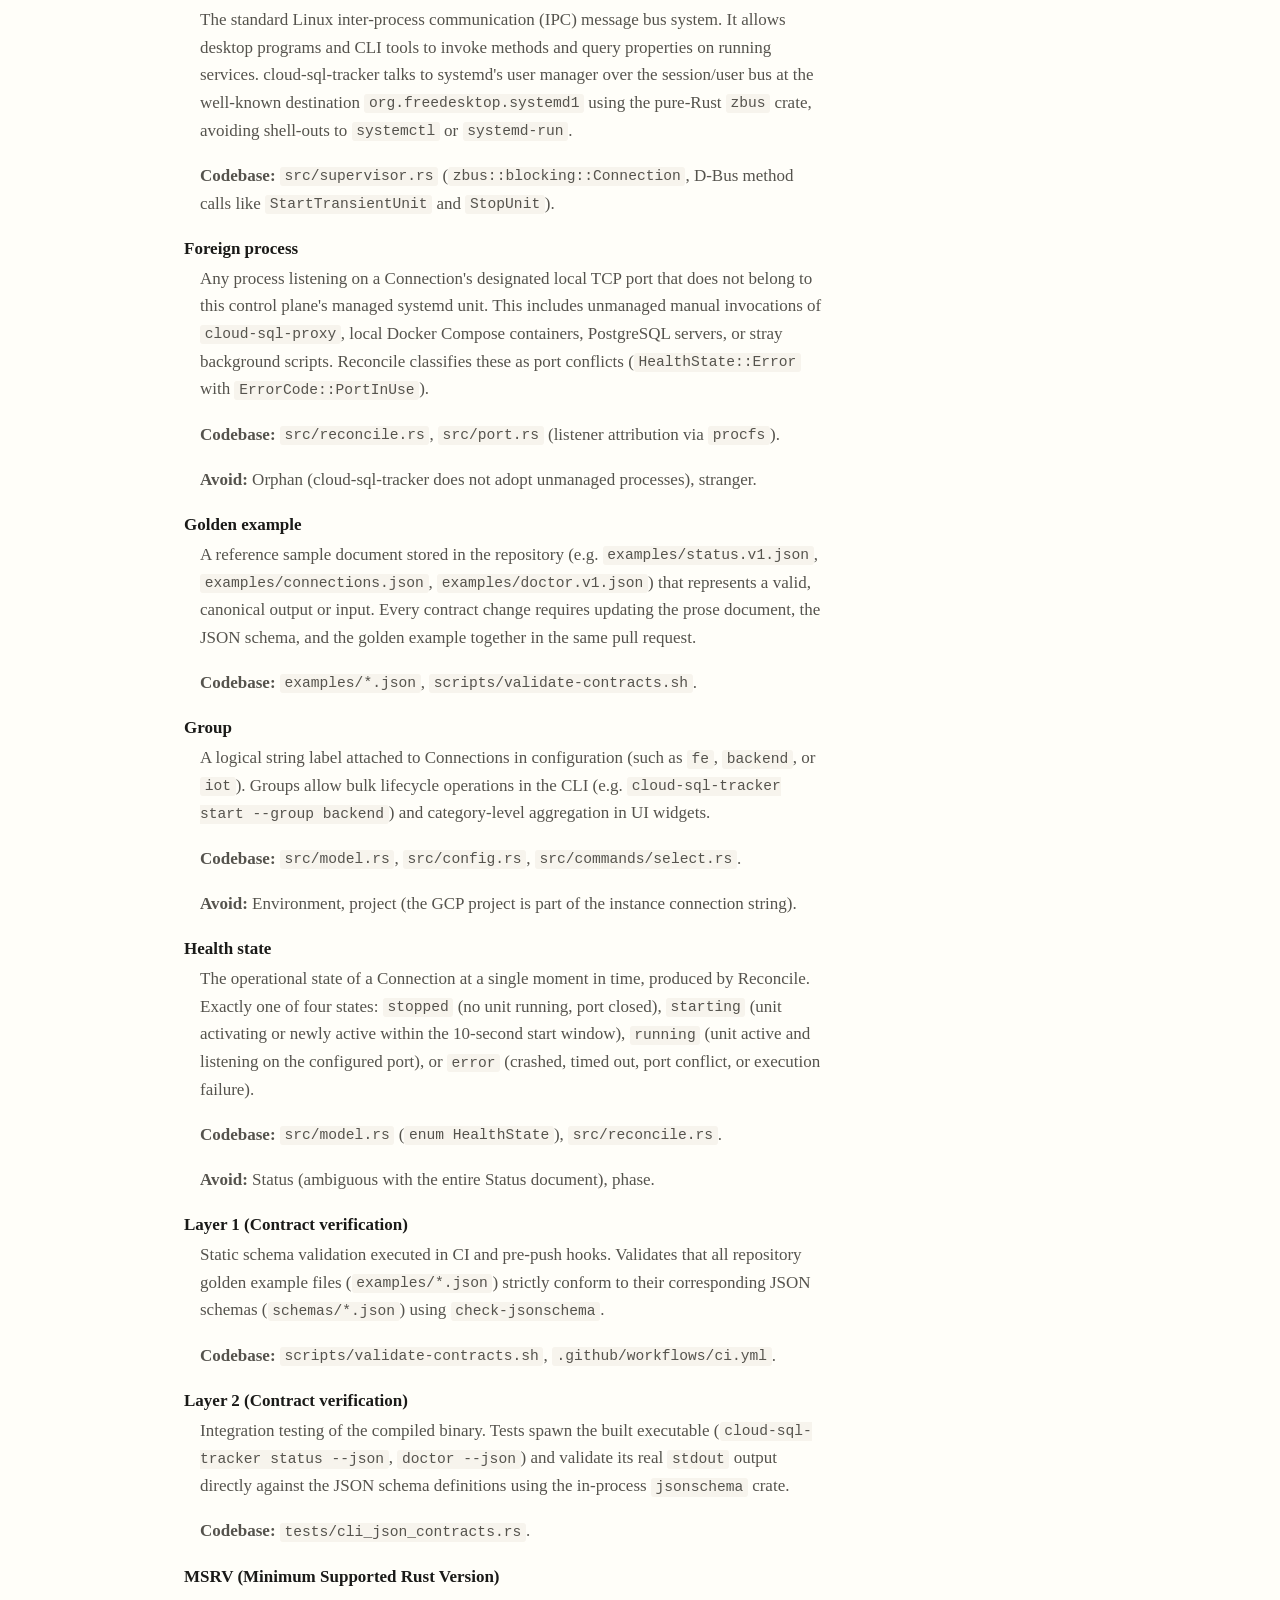
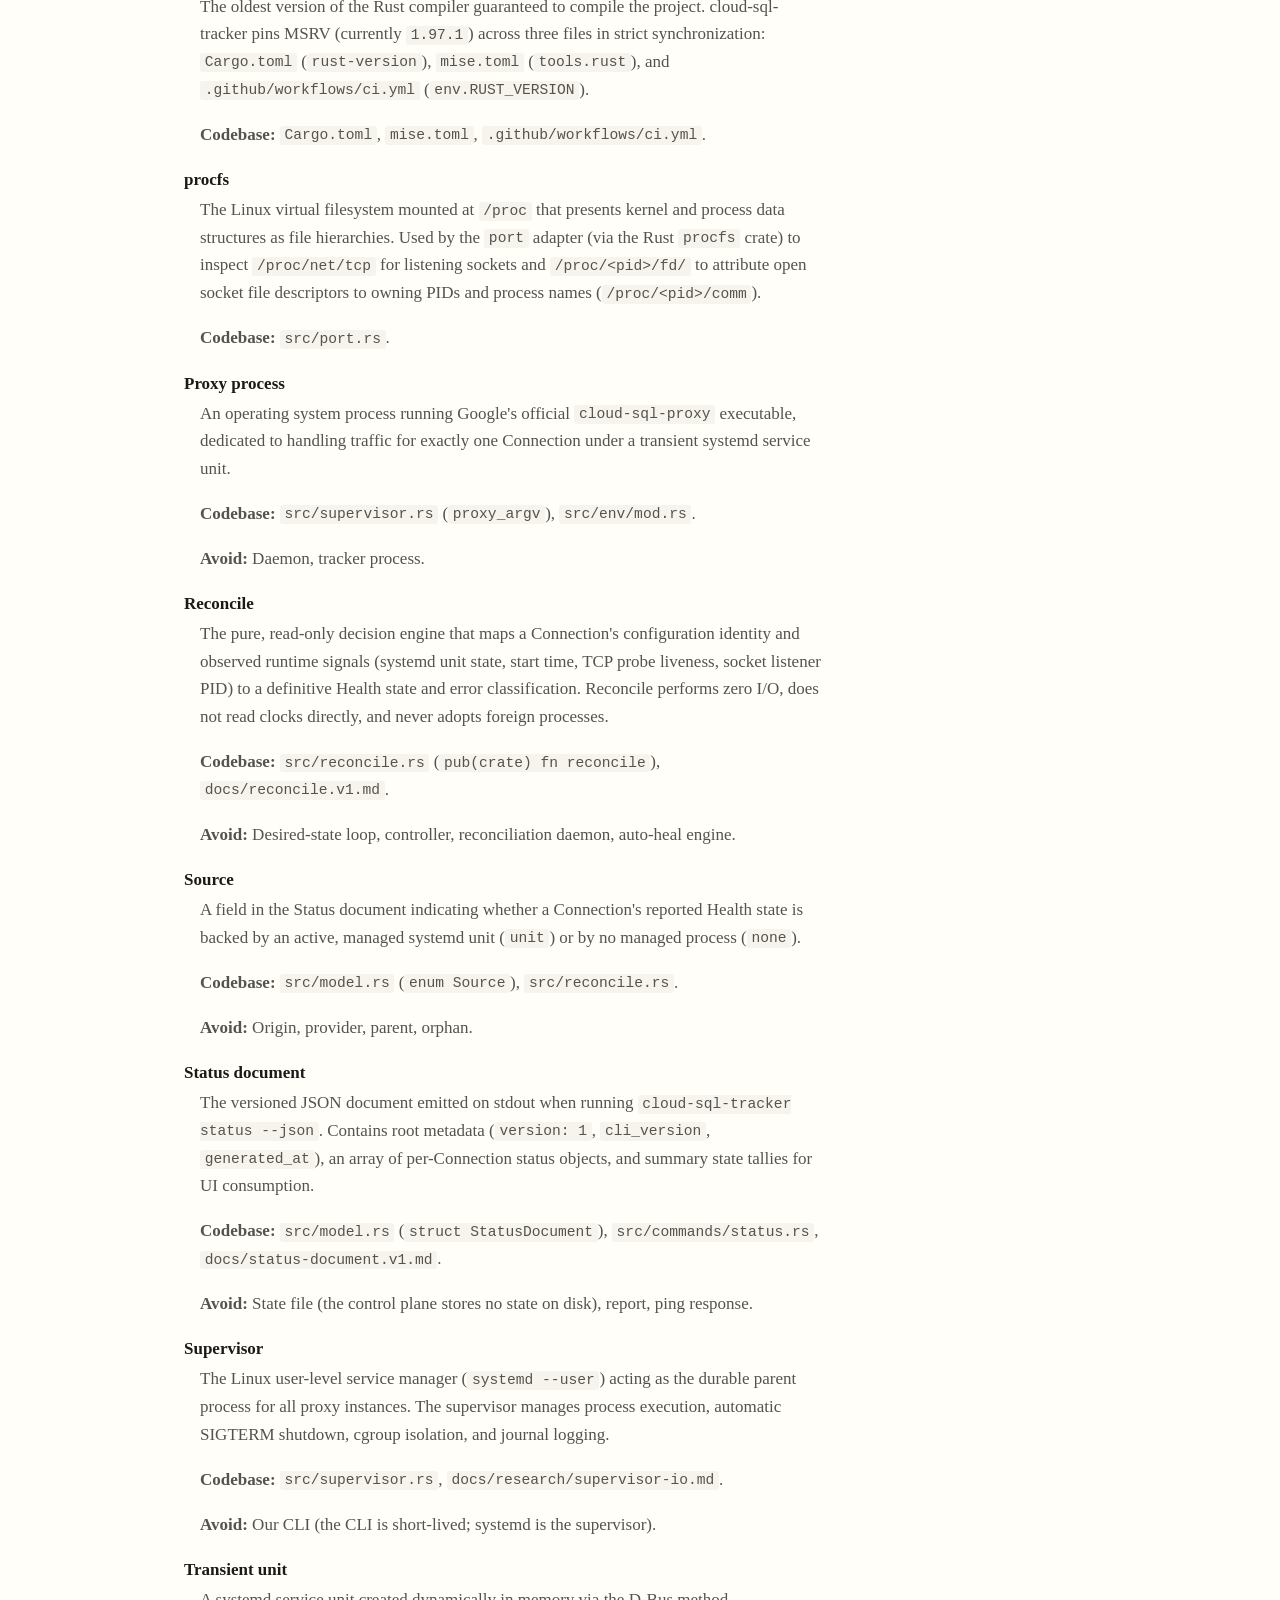
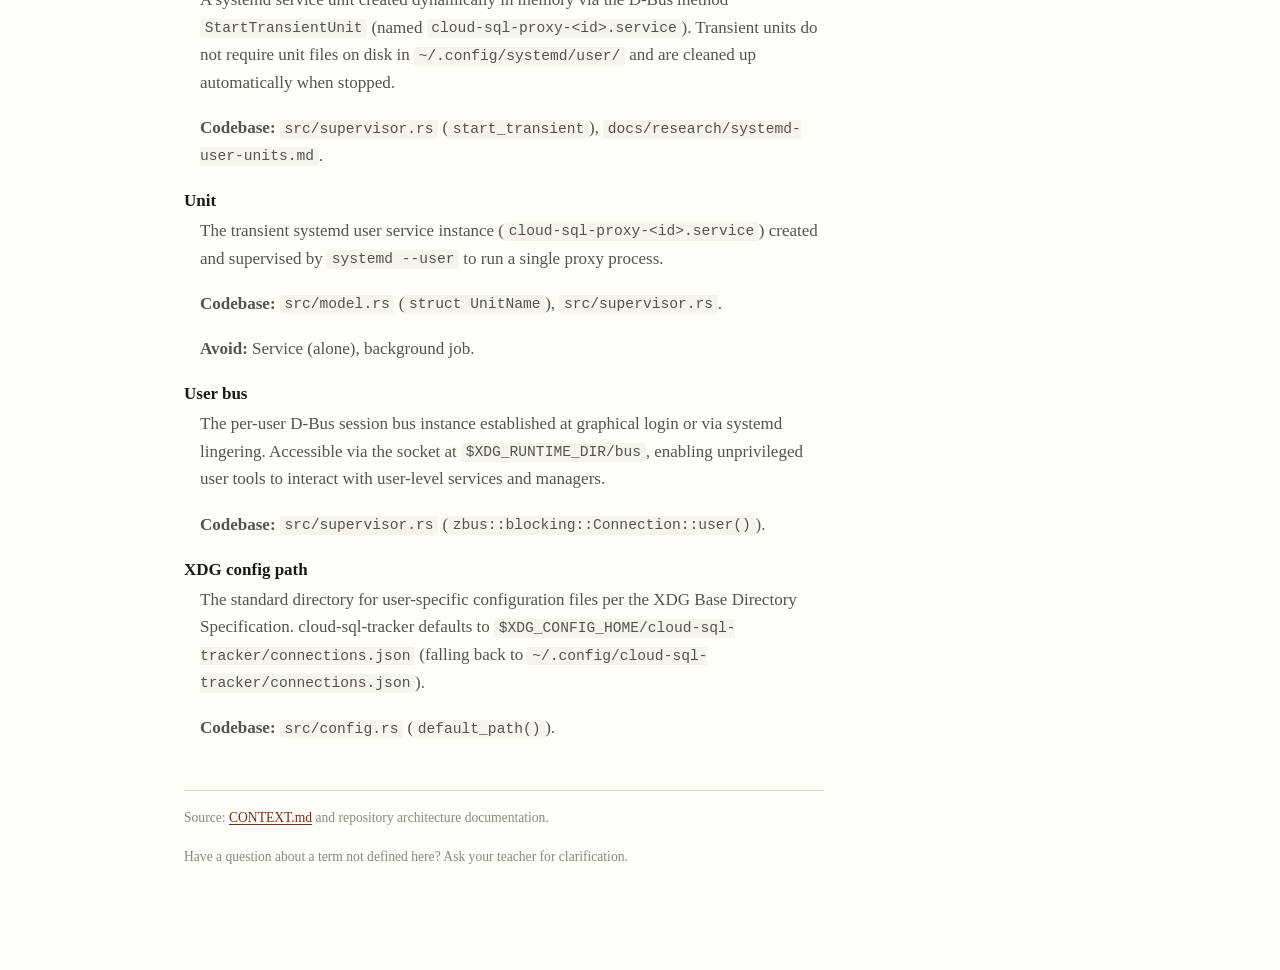
<file: learning/reference/glossary.html>
<!DOCTYPE html>
<html lang="en">
<head>
<meta charset="utf-8">
<meta name="viewport" content="width=device-width, initial-scale=1">
<title>Glossary — cloud-sql-tracker</title>
<link rel="stylesheet" href="../assets/textbook.css">
</head>
<body>

<p class="crumb"><a href="../index.html">Contents</a> &rsaquo; Reference &rsaquo; Glossary</p>

<header class="book-head">
  <p class="kicker">Quick Reference</p>
  <h1>Glossary</h1>
  <p class="lede">Authoritative definitions for every domain term, system concept, and infrastructure pattern used throughout cloud-sql-tracker and this textbook.</p>
</header>

<p>Every concept in this codebase maps to an exact vocabulary defined in <a href="https://github.com/golgor/cloud-sql-tracker/blob/main/CONTEXT.md"><code>CONTEXT.md</code></a>. Using precise names prevents architectural drift between the CLI control plane, systemd, the desktop bar widget, and background proxy processes.</p>

<dl>
  <dt id="adc">ADC (Application Default Credentials)</dt>
  <dd>
    <p>Google Cloud's standard credential discovery strategy. Client libraries and the <code>cloud-sql-proxy</code> binary search for credentials in a defined order: first checking the <code>GOOGLE_APPLICATION_CREDENTIALS</code> environment variable, and falling back to a default JSON file at <code>~/.config/gcloud/application_default_credentials.json</code> (generated via <code>gcloud auth application-default login</code>). In cloud-sql-tracker, ADC is a hard operational prerequisite (<a href="https://github.com/golgor/cloud-sql-tracker/blob/main/docs/adr/0002-adc-only-auth.md">ADR 0002</a>); the control plane verifies local credential presence without initiating network calls or token exchanges.</p>
    <p><strong>Codebase:</strong> <code>src/env/mod.rs</code> (<code>AdcStatus</code>, <code>adc_check</code>), <code>src/commands/doctor.rs</code>.</p>
    <p><strong>Avoid:</strong> "gcloud login" (which authenticates the <code>gcloud</code> CLI, not necessarily ADC libraries), service account keys embedded in config.</p>
  </dd>

  <dt id="cgroup">cgroup (Control Group)</dt>
  <dd>
    <p>A Linux kernel feature that isolates, prioritizes, and accounts for resource usage across a tree of processes. Systemd places each transient service unit inside its own dedicated cgroup. When cloud-sql-tracker configures <code>KillMode=control-group</code>, stopping a unit signals every process inside that cgroup (including helper subprocesses spawned by wrapper scripts), preventing leaked background orphans.</p>
    <p><strong>Codebase:</strong> <code>src/supervisor.rs</code> (transient unit properties: <code>KillMode=control-group</code>).</p>
  </dd>

  <dt id="connection">Connection</dt>
  <dd>
    <p>A configured target Cloud SQL instance paired with a unique, non-default local listen endpoint. Identified by a unique slug (such as <code>fe-dev</code> or <code>backend-prod</code>), containing an instance connection string (<code>project:region:instance</code>), a fixed port (e.g. <code>15432</code>), a group tag, and optional flags like <code>private_ip</code> or <code>auto_iam_authn</code>.</p>
    <p><strong>Codebase:</strong> <code>src/model.rs</code> (<code>struct Connection</code>), <code>src/config.rs</code>.</p>
    <p><strong>Avoid:</strong> Service, database (which refers to the remote engine), tunnel.</p>
  </dd>

  <dt id="control-plane">Control plane</dt>
  <dd>
    <p>The short-lived, stateless command-line tool (<code>cloud-sql-tracker</code>) that starts, stops, observes, and reports on Google Cloud SQL Auth Proxy instances. The control plane manages metadata and lifecycle, but never handles database traffic, TCP proxying, or encryption itself.</p>
    <p><strong>Codebase:</strong> <code>src/main.rs</code>, <code>src/cli.rs</code>, <code>src/commands.rs</code>.</p>
    <p><strong>Avoid:</strong> Daemon (cloud-sql-tracker exits immediately after executing a command), agent, wrapper script.</p>
  </dd>

  <dt id="d-bus">D-Bus</dt>
  <dd>
    <p>The standard Linux inter-process communication (IPC) message bus system. It allows desktop programs and CLI tools to invoke methods and query properties on running services. cloud-sql-tracker talks to systemd's user manager over the session/user bus at the well-known destination <code>org.freedesktop.systemd1</code> using the pure-Rust <code>zbus</code> crate, avoiding shell-outs to <code>systemctl</code> or <code>systemd-run</code>.</p>
    <p><strong>Codebase:</strong> <code>src/supervisor.rs</code> (<code>zbus::blocking::Connection</code>, D-Bus method calls like <code>StartTransientUnit</code> and <code>StopUnit</code>).</p>
  </dd>

  <dt id="foreign-process">Foreign process</dt>
  <dd>
    <p>Any process listening on a Connection's designated local TCP port that does not belong to this control plane's managed systemd unit. This includes unmanaged manual invocations of <code>cloud-sql-proxy</code>, local Docker Compose containers, PostgreSQL servers, or stray background scripts. Reconcile classifies these as port conflicts (<code>HealthState::Error</code> with <code>ErrorCode::PortInUse</code>).</p>
    <p><strong>Codebase:</strong> <code>src/reconcile.rs</code>, <code>src/port.rs</code> (listener attribution via <code>procfs</code>).</p>
    <p><strong>Avoid:</strong> Orphan (cloud-sql-tracker does not adopt unmanaged processes), stranger.</p>
  </dd>

  <dt id="golden-example">Golden example</dt>
  <dd>
    <p>A reference sample document stored in the repository (e.g. <code>examples/status.v1.json</code>, <code>examples/connections.json</code>, <code>examples/doctor.v1.json</code>) that represents a valid, canonical output or input. Every contract change requires updating the prose document, the JSON schema, and the golden example together in the same pull request.</p>
    <p><strong>Codebase:</strong> <code>examples/*.json</code>, <code>scripts/validate-contracts.sh</code>.</p>
  </dd>

  <dt id="group">Group</dt>
  <dd>
    <p>A logical string label attached to Connections in configuration (such as <code>fe</code>, <code>backend</code>, or <code>iot</code>). Groups allow bulk lifecycle operations in the CLI (e.g. <code>cloud-sql-tracker start --group backend</code>) and category-level aggregation in UI widgets.</p>
    <p><strong>Codebase:</strong> <code>src/model.rs</code>, <code>src/config.rs</code>, <code>src/commands/select.rs</code>.</p>
    <p><strong>Avoid:</strong> Environment, project (the GCP project is part of the instance connection string).</p>
  </dd>

  <dt id="health-state">Health state</dt>
  <dd>
    <p>The operational state of a Connection at a single moment in time, produced by Reconcile. Exactly one of four states: <code>stopped</code> (no unit running, port closed), <code>starting</code> (unit activating or newly active within the 10-second start window), <code>running</code> (unit active and listening on the configured port), or <code>error</code> (crashed, timed out, port conflict, or execution failure).</p>
    <p><strong>Codebase:</strong> <code>src/model.rs</code> (<code>enum HealthState</code>), <code>src/reconcile.rs</code>.</p>
    <p><strong>Avoid:</strong> Status (ambiguous with the entire Status document), phase.</p>
  </dd>

  <dt id="layer-1">Layer 1 (Contract verification)</dt>
  <dd>
    <p>Static schema validation executed in CI and pre-push hooks. Validates that all repository golden example files (<code>examples/*.json</code>) strictly conform to their corresponding JSON schemas (<code>schemas/*.json</code>) using <code>check-jsonschema</code>.</p>
    <p><strong>Codebase:</strong> <code>scripts/validate-contracts.sh</code>, <code>.github/workflows/ci.yml</code>.</p>
  </dd>

  <dt id="layer-2">Layer 2 (Contract verification)</dt>
  <dd>
    <p>Integration testing of the compiled binary. Tests spawn the built executable (<code>cloud-sql-tracker status --json</code>, <code>doctor --json</code>) and validate its real <code>stdout</code> output directly against the JSON schema definitions using the in-process <code>jsonschema</code> crate.</p>
    <p><strong>Codebase:</strong> <code>tests/cli_json_contracts.rs</code>.</p>
  </dd>

  <dt id="msrv">MSRV (Minimum Supported Rust Version)</dt>
  <dd>
    <p>The oldest version of the Rust compiler guaranteed to compile the project. cloud-sql-tracker pins MSRV (currently <code>1.97.1</code>) across three files in strict synchronization: <code>Cargo.toml</code> (<code>rust-version</code>), <code>mise.toml</code> (<code>tools.rust</code>), and <code>.github/workflows/ci.yml</code> (<code>env.RUST_VERSION</code>).</p>
    <p><strong>Codebase:</strong> <code>Cargo.toml</code>, <code>mise.toml</code>, <code>.github/workflows/ci.yml</code>.</p>
  </dd>

  <dt id="procfs">procfs</dt>
  <dd>
    <p>The Linux virtual filesystem mounted at <code>/proc</code> that presents kernel and process data structures as file hierarchies. Used by the <code>port</code> adapter (via the Rust <code>procfs</code> crate) to inspect <code>/proc/net/tcp</code> for listening sockets and <code>/proc/&lt;pid&gt;/fd/</code> to attribute open socket file descriptors to owning PIDs and process names (<code>/proc/&lt;pid&gt;/comm</code>).</p>
    <p><strong>Codebase:</strong> <code>src/port.rs</code>.</p>
  </dd>

  <dt id="proxy-process">Proxy process</dt>
  <dd>
    <p>An operating system process running Google's official <code>cloud-sql-proxy</code> executable, dedicated to handling traffic for exactly one Connection under a transient systemd service unit.</p>
    <p><strong>Codebase:</strong> <code>src/supervisor.rs</code> (<code>proxy_argv</code>), <code>src/env/mod.rs</code>.</p>
    <p><strong>Avoid:</strong> Daemon, tracker process.</p>
  </dd>

  <dt id="reconcile">Reconcile</dt>
  <dd>
    <p>The pure, read-only decision engine that maps a Connection's configuration identity and observed runtime signals (systemd unit state, start time, TCP probe liveness, socket listener PID) to a definitive Health state and error classification. Reconcile performs zero I/O, does not read clocks directly, and never adopts foreign processes.</p>
    <p><strong>Codebase:</strong> <code>src/reconcile.rs</code> (<code>pub(crate) fn reconcile</code>), <code>docs/reconcile.v1.md</code>.</p>
    <p><strong>Avoid:</strong> Desired-state loop, controller, reconciliation daemon, auto-heal engine.</p>
  </dd>

  <dt id="source">Source</dt>
  <dd>
    <p>A field in the Status document indicating whether a Connection's reported Health state is backed by an active, managed systemd unit (<code>unit</code>) or by no managed process (<code>none</code>).</p>
    <p><strong>Codebase:</strong> <code>src/model.rs</code> (<code>enum Source</code>), <code>src/reconcile.rs</code>.</p>
    <p><strong>Avoid:</strong> Origin, provider, parent, orphan.</p>
  </dd>

  <dt id="status-document">Status document</dt>
  <dd>
    <p>The versioned JSON document emitted on stdout when running <code>cloud-sql-tracker status --json</code>. Contains root metadata (<code>version: 1</code>, <code>cli_version</code>, <code>generated_at</code>), an array of per-Connection status objects, and summary state tallies for UI consumption.</p>
    <p><strong>Codebase:</strong> <code>src/model.rs</code> (<code>struct StatusDocument</code>), <code>src/commands/status.rs</code>, <code>docs/status-document.v1.md</code>.</p>
    <p><strong>Avoid:</strong> State file (the control plane stores no state on disk), report, ping response.</p>
  </dd>

  <dt id="supervisor">Supervisor</dt>
  <dd>
    <p>The Linux user-level service manager (<code>systemd --user</code>) acting as the durable parent process for all proxy instances. The supervisor manages process execution, automatic SIGTERM shutdown, cgroup isolation, and journal logging.</p>
    <p><strong>Codebase:</strong> <code>src/supervisor.rs</code>, <code>docs/research/supervisor-io.md</code>.</p>
    <p><strong>Avoid:</strong> Our CLI (the CLI is short-lived; systemd is the supervisor).</p>
  </dd>

  <dt id="transient-unit">Transient unit</dt>
  <dd>
    <p>A systemd service unit created dynamically in memory via the D-Bus method <code>StartTransientUnit</code> (named <code>cloud-sql-proxy-&lt;id&gt;.service</code>). Transient units do not require unit files on disk in <code>~/.config/systemd/user/</code> and are cleaned up automatically when stopped.</p>
    <p><strong>Codebase:</strong> <code>src/supervisor.rs</code> (<code>start_transient</code>), <code>docs/research/systemd-user-units.md</code>.</p>
  </dd>

  <dt id="unit">Unit</dt>
  <dd>
    <p>The transient systemd user service instance (<code>cloud-sql-proxy-&lt;id&gt;.service</code>) created and supervised by <code>systemd --user</code> to run a single proxy process.</p>
    <p><strong>Codebase:</strong> <code>src/model.rs</code> (<code>struct UnitName</code>), <code>src/supervisor.rs</code>.</p>
    <p><strong>Avoid:</strong> Service (alone), background job.</p>
  </dd>

  <dt id="user-bus">User bus</dt>
  <dd>
    <p>The per-user D-Bus session bus instance established at graphical login or via systemd lingering. Accessible via the socket at <code>$XDG_RUNTIME_DIR/bus</code>, enabling unprivileged user tools to interact with user-level services and managers.</p>
    <p><strong>Codebase:</strong> <code>src/supervisor.rs</code> (<code>zbus::blocking::Connection::user()</code>).</p>
  </dd>

  <dt id="xdg-config-path">XDG config path</dt>
  <dd>
    <p>The standard directory for user-specific configuration files per the XDG Base Directory Specification. cloud-sql-tracker defaults to <code>$XDG_CONFIG_HOME/cloud-sql-tracker/connections.json</code> (falling back to <code>~/.config/cloud-sql-tracker/connections.json</code>).</p>
    <p><strong>Codebase:</strong> <code>src/config.rs</code> (<code>default_path()</code>).</p>
  </dd>
</dl>

<footer class="book-foot">
  <p>Source: <a href="https://github.com/golgor/cloud-sql-tracker/blob/main/CONTEXT.md">CONTEXT.md</a> and repository architecture documentation.</p>
  <p>Have a question about a term not defined here? Ask your teacher for clarification.</p>
</footer>

</body>
</html>
</file>
<file: learning/assets/textbook.css>
/* cloud-sql-tracker textbook — shared stylesheet.
   One component, linked by every chapter, so the book reads as one course.
   Tufte-influenced: generous measure, serif body, sidenotes, print-friendly. */

:root {
  --ink: #1a1a18;
  --ink-soft: #55534d;
  --ink-faint: #8a8780;
  --paper: #fffef9;
  --rule: #d8d4c8;
  --accent: #7a2e14;
  --accent-soft: #f3ece4;
  --code-bg: #f7f4ed;
  --pure: #1d5c3f;
  --pure-bg: #eaf3ee;
  --io: #8a4b0a;
  --io-bg: #fbf0e2;
  --warn-bg: #fdf3e7;
  --measure: 40rem;
  --serif: "Iowan Old Style", "Palatino Linotype", Palatino, "Book Antiqua",
    Georgia, serif;
  --mono: "SF Mono", "JetBrains Mono", Menlo, Consolas, monospace;
}

* { box-sizing: border-box; }

html { -webkit-text-size-adjust: 100%; }

body {
  margin: 0 auto;
  padding: 3rem 1.5rem 6rem;
  max-width: 60rem;
  background: var(--paper);
  color: var(--ink);
  font-family: var(--serif);
  font-size: 1.0625rem;
  line-height: 1.62;
  text-rendering: optimizeLegibility;
}

/* ---------- structure ---------- */

header.book-head {
  border-bottom: 2px solid var(--ink);
  padding-bottom: 1rem;
  margin-bottom: 2.5rem;
}

.kicker {
  font-family: var(--mono);
  font-size: 0.7rem;
  letter-spacing: 0.14em;
  text-transform: uppercase;
  color: var(--accent);
  margin: 0 0 0.6rem;
}

h1 {
  font-size: 2.1rem;
  line-height: 1.15;
  font-weight: 600;
  margin: 0 0 0.5rem;
  max-width: var(--measure);
}

h2 {
  font-size: 1.4rem;
  font-weight: 600;
  margin: 3rem 0 0.75rem;
  padding-bottom: 0.3rem;
  border-bottom: 1px solid var(--rule);
  max-width: var(--measure);
}

h3 {
  font-size: 1.1rem;
  font-weight: 600;
  margin: 2rem 0 0.5rem;
  max-width: var(--measure);
}

p, ul, ol, dl { max-width: var(--measure); }
p { margin: 0 0 1.1rem; }
li { margin-bottom: 0.4rem; }

.lede {
  font-size: 1.2rem;
  line-height: 1.5;
  color: var(--ink-soft);
  max-width: var(--measure);
}

a { color: var(--accent); text-decoration-thickness: 1px; text-underline-offset: 2px; }
a:hover { background: var(--accent-soft); }

/* ---------- code ---------- */

pre {
  background: var(--code-bg);
  border: 1px solid var(--rule);
  border-left: 3px solid var(--ink-faint);
  border-radius: 3px;
  padding: 0.9rem 1.1rem;
  overflow-x: auto;
  font-family: var(--mono);
  font-size: 0.82rem;
  line-height: 1.5;
  margin: 0 0 0.5rem;
}

code {
  font-family: var(--mono);
  font-size: 0.86em;
  background: var(--code-bg);
  padding: 0.1em 0.32em;
  border-radius: 3px;
}

pre code { background: none; padding: 0; font-size: inherit; }

/* file:line provenance under a snippet */
.src {
  font-family: var(--mono);
  font-size: 0.72rem;
  color: var(--ink-faint);
  margin: 0 0 1.4rem;
  max-width: var(--measure);
}
.src::before { content: "\21B3\00a0"; }

/* ---------- callouts ---------- */

.why, .note, .pure, .io, .trap {
  max-width: var(--measure);
  margin: 1.5rem 0;
  padding: 0.9rem 1.1rem;
  border-radius: 3px;
  font-size: 0.97rem;
}
.why { background: var(--accent-soft); border-left: 3px solid var(--accent); }
.note { background: var(--code-bg); border-left: 3px solid var(--ink-faint); }
.pure { background: var(--pure-bg); border-left: 3px solid var(--pure); }
.io { background: var(--io-bg); border-left: 3px solid var(--io); }
.trap { background: var(--warn-bg); border-left: 3px solid #b8860b; }

.why > :first-child, .note > :first-child, .pure > :first-child,
.io > :first-child, .trap > :first-child { margin-top: 0; }
.why > :last-child, .note > :last-child, .pure > :last-child,
.io > :last-child, .trap > :last-child { margin-bottom: 0; }

.label {
  display: block;
  font-family: var(--mono);
  font-size: 0.68rem;
  letter-spacing: 0.12em;
  text-transform: uppercase;
  margin-bottom: 0.4rem;
  opacity: 0.75;
}

/* ---------- tables ---------- */

table {
  border-collapse: collapse;
  width: 100%;
  max-width: 52rem;
  margin: 1.2rem 0 1.6rem;
  font-size: 0.92rem;
}
th, td {
  text-align: left;
  padding: 0.45rem 0.7rem;
  border-bottom: 1px solid var(--rule);
  vertical-align: top;
}
th {
  font-family: var(--mono);
  font-size: 0.72rem;
  letter-spacing: 0.06em;
  text-transform: uppercase;
  color: var(--ink-soft);
  border-bottom: 1.5px solid var(--ink-faint);
}
tbody tr:hover { background: var(--code-bg); }

/* ---------- diagrams ---------- */

.diagram {
  font-family: var(--mono);
  font-size: 0.76rem;
  line-height: 1.45;
  background: var(--code-bg);
  border: 1px solid var(--rule);
  border-radius: 3px;
  padding: 1.1rem;
  overflow-x: auto;
  margin: 1.4rem 0;
  white-space: pre;
}

/* ---------- retrieval practice ---------- */

.check {
  max-width: var(--measure);
  margin: 2.5rem 0 1rem;
  padding: 1.2rem 1.3rem;
  background: #fbfaf5;
  border: 1px solid var(--rule);
  border-top: 3px solid var(--ink);
  border-radius: 3px;
}
.check h2, .check h3 { margin-top: 0; border: none; }
.check ol { margin-bottom: 0; }
.check li { margin-bottom: 1rem; }

details {
  margin-top: 0.4rem;
  font-size: 0.94rem;
}
summary {
  cursor: pointer;
  font-family: var(--mono);
  font-size: 0.74rem;
  letter-spacing: 0.08em;
  text-transform: uppercase;
  color: var(--accent);
}
summary:hover { background: var(--accent-soft); }
details[open] summary { margin-bottom: 0.5rem; }
details > p { margin: 0.4rem 0 0; color: var(--ink-soft); }

/* ---------- navigation ---------- */

nav.chapter-nav {
  display: flex;
  justify-content: space-between;
  gap: 1rem;
  flex-wrap: wrap;
  margin-top: 3.5rem;
  padding-top: 1rem;
  border-top: 2px solid var(--ink);
  font-family: var(--mono);
  font-size: 0.78rem;
}

.crumb {
  font-family: var(--mono);
  font-size: 0.74rem;
  color: var(--ink-faint);
  margin-bottom: 2rem;
}
.crumb a { color: var(--ink-soft); }

footer.book-foot {
  margin-top: 3rem;
  padding-top: 1rem;
  border-top: 1px solid var(--rule);
  font-size: 0.85rem;
  color: var(--ink-faint);
  max-width: var(--measure);
}

/* ---------- table of contents (index) ---------- */

ol.toc { list-style: none; padding: 0; max-width: 52rem; counter-reset: ch; }
ol.toc > li {
  counter-increment: ch;
  display: flex;
  align-items: first baseline;
  gap: 1rem;
  padding: 0.8rem 0;
  border-bottom: 1px solid var(--rule);
  margin: 0;
}
ol.toc > li::before {
  content: counter(ch, decimal-leading-zero);
  font-family: var(--mono);
  font-size: 0.85rem;
  color: var(--accent);
  flex-shrink: 0;
  width: 1.8rem;
}
ol.toc > li > div {
  flex: 1;
}
ol.toc a { font-weight: 600; text-decoration: none; font-size: 1.05rem; }
ol.toc a:hover { text-decoration: underline; }
ol.toc .blurb { color: var(--ink-soft); font-size: 0.92rem; margin: 0.2rem 0 0; }
.part {
  font-family: var(--mono);
  font-size: 0.7rem;
  letter-spacing: 0.14em;
  text-transform: uppercase;
  color: var(--accent);
  margin: 2.5rem 0 0.4rem;
  padding-top: 0.5rem;
}

/* ---------- misc ---------- */

.tag {
  display: inline-block;
  font-family: var(--mono);
  font-size: 0.66rem;
  letter-spacing: 0.06em;
  text-transform: uppercase;
  padding: 0.12rem 0.4rem;
  border-radius: 2px;
  vertical-align: 0.12em;
}
.tag-pure { background: var(--pure-bg); color: var(--pure); }
.tag-io { background: var(--io-bg); color: var(--io); }

hr {
  border: none;
  border-top: 1px solid var(--rule);
  margin: 2.5rem 0;
  max-width: var(--measure);
}

dt { font-weight: 600; margin-top: 0.8rem; }
dd { margin: 0.15rem 0 0; padding-left: 1rem; color: var(--ink-soft); }

/* ---------- print ---------- */

@media print {
  :root { --paper: #fff; }
  body { padding: 0; font-size: 10.5pt; max-width: none; }
  h1 { font-size: 20pt; }
  h2 { font-size: 14pt; page-break-after: avoid; }
  h3 { font-size: 11.5pt; page-break-after: avoid; }
  pre, .diagram, table, .check { page-break-inside: avoid; }
  nav.chapter-nav, .crumb { display: none; }
  details { display: none; }
  a { color: var(--ink); text-decoration: none; }
  .src { color: #666; }
}

@media (max-width: 34rem) {
  body { padding: 1.5rem 1rem 4rem; font-size: 1rem; }
  h1 { font-size: 1.6rem; }
  ol.toc > li { gap: 0.5rem; }
}
</file>
